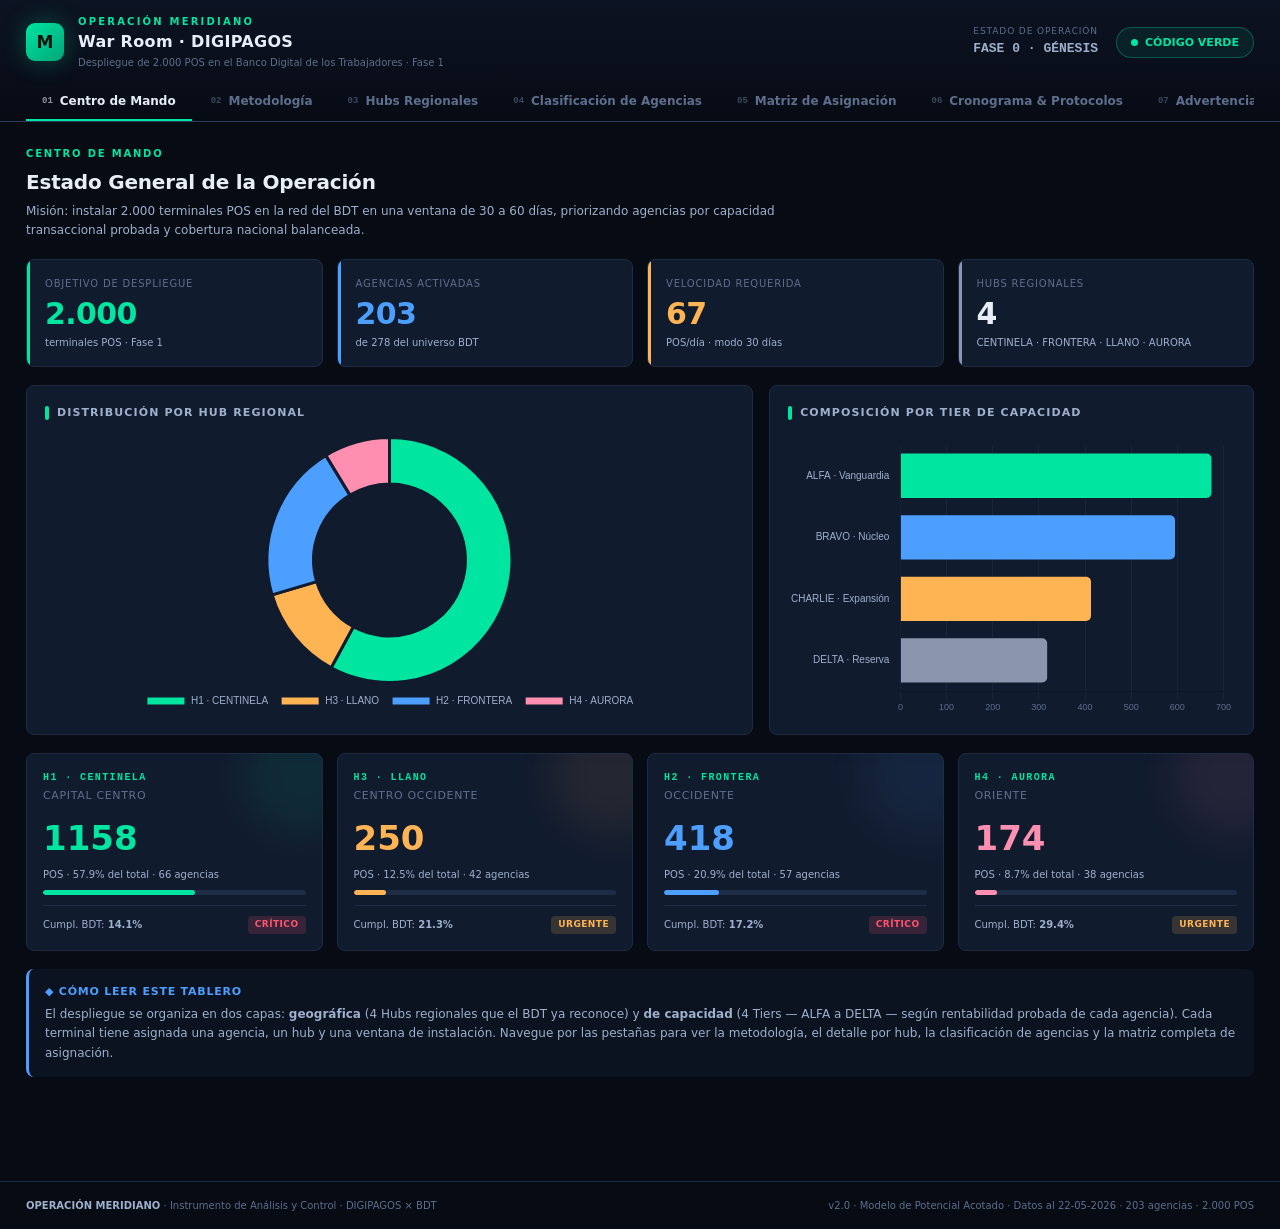
<file: docs/index.html>
<!DOCTYPE html>
<html lang="es">
<head>
<meta charset="UTF-8">
<meta name="viewport" content="width=device-width, initial-scale=1.0">
<title>OPERACIÓN MERIDIANO · War Room · DIGIPAGOS</title>
<script>
/*!
 * Chart.js v4.4.0
 * https://www.chartjs.org
 * (c) 2023 Chart.js Contributors
 * Released under the MIT License
 */
!function(t,e){"object"==typeof exports&&"undefined"!=typeof module?module.exports=e():"function"==typeof define&&define.amd?define(e):(t="undefined"!=typeof globalThis?globalThis:t||self).Chart=e()}(this,(function(){"use strict";var t=Object.freeze({__proto__:null,get Colors(){return Go},get Decimation(){return Qo},get Filler(){return ma},get Legend(){return ya},get SubTitle(){return ka},get Title(){return Ma},get Tooltip(){return Ba}});function e(){}const i=(()=>{let t=0;return()=>t++})();function s(t){return null==t}function n(t){if(Array.isArray&&Array.isArray(t))return!0;const e=Object.prototype.toString.call(t);return"[object"===e.slice(0,7)&&"Array]"===e.slice(-6)}function o(t){return null!==t&&"[object Object]"===Object.prototype.toString.call(t)}function a(t){return("number"==typeof t||t instanceof Number)&&isFinite(+t)}function r(t,e){return a(t)?t:e}function l(t,e){return void 0===t?e:t}const h=(t,e)=>"string"==typeof t&&t.endsWith("%")?parseFloat(t)/100:+t/e,c=(t,e)=>"string"==typeof t&&t.endsWith("%")?parseFloat(t)/100*e:+t;function d(t,e,i){if(t&&"function"==typeof t.call)return t.apply(i,e)}function u(t,e,i,s){let a,r,l;if(n(t))if(r=t.length,s)for(a=r-1;a>=0;a--)e.call(i,t[a],a);else for(a=0;a<r;a++)e.call(i,t[a],a);else if(o(t))for(l=Object.keys(t),r=l.length,a=0;a<r;a++)e.call(i,t[l[a]],l[a])}function f(t,e){let i,s,n,o;if(!t||!e||t.length!==e.length)return!1;for(i=0,s=t.length;i<s;++i)if(n=t[i],o=e[i],n.datasetIndex!==o.datasetIndex||n.index!==o.index)return!1;return!0}function g(t){if(n(t))return t.map(g);if(o(t)){const e=Object.create(null),i=Object.keys(t),s=i.length;let n=0;for(;n<s;++n)e[i[n]]=g(t[i[n]]);return e}return t}function p(t){return-1===["__proto__","prototype","constructor"].indexOf(t)}function m(t,e,i,s){if(!p(t))return;const n=e[t],a=i[t];o(n)&&o(a)?b(n,a,s):e[t]=g(a)}function b(t,e,i){const s=n(e)?e:[e],a=s.length;if(!o(t))return t;const r=(i=i||{}).merger||m;let l;for(let e=0;e<a;++e){if(l=s[e],!o(l))continue;const n=Object.keys(l);for(let e=0,s=n.length;e<s;++e)r(n[e],t,l,i)}return t}function x(t,e){return b(t,e,{merger:_})}function _(t,e,i){if(!p(t))return;const s=e[t],n=i[t];o(s)&&o(n)?x(s,n):Object.prototype.hasOwnProperty.call(e,t)||(e[t]=g(n))}const y={"":t=>t,x:t=>t.x,y:t=>t.y};function v(t){const e=t.split("."),i=[];let s="";for(const t of e)s+=t,s.endsWith("\\")?s=s.slice(0,-1)+".":(i.push(s),s="");return i}function M(t,e){const i=y[e]||(y[e]=function(t){const e=v(t);return t=>{for(const i of e){if(""===i)break;t=t&&t[i]}return t}}(e));return i(t)}function w(t){return t.charAt(0).toUpperCase()+t.slice(1)}const k=t=>void 0!==t,S=t=>"function"==typeof t,P=(t,e)=>{if(t.size!==e.size)return!1;for(const i of t)if(!e.has(i))return!1;return!0};function D(t){return"mouseup"===t.type||"click"===t.type||"contextmenu"===t.type}const C=Math.PI,O=2*C,A=O+C,T=Number.POSITIVE_INFINITY,L=C/180,E=C/2,R=C/4,I=2*C/3,z=Math.log10,F=Math.sign;function V(t,e,i){return Math.abs(t-e)<i}function B(t){const e=Math.round(t);t=V(t,e,t/1e3)?e:t;const i=Math.pow(10,Math.floor(z(t))),s=t/i;return(s<=1?1:s<=2?2:s<=5?5:10)*i}function W(t){const e=[],i=Math.sqrt(t);let s;for(s=1;s<i;s++)t%s==0&&(e.push(s),e.push(t/s));return i===(0|i)&&e.push(i),e.sort(((t,e)=>t-e)).pop(),e}function N(t){return!isNaN(parseFloat(t))&&isFinite(t)}function H(t,e){const i=Math.round(t);return i-e<=t&&i+e>=t}function j(t,e,i){let s,n,o;for(s=0,n=t.length;s<n;s++)o=t[s][i],isNaN(o)||(e.min=Math.min(e.min,o),e.max=Math.max(e.max,o))}function $(t){return t*(C/180)}function Y(t){return t*(180/C)}function U(t){if(!a(t))return;let e=1,i=0;for(;Math.round(t*e)/e!==t;)e*=10,i++;return i}function X(t,e){const i=e.x-t.x,s=e.y-t.y,n=Math.sqrt(i*i+s*s);let o=Math.atan2(s,i);return o<-.5*C&&(o+=O),{angle:o,distance:n}}function q(t,e){return Math.sqrt(Math.pow(e.x-t.x,2)+Math.pow(e.y-t.y,2))}function K(t,e){return(t-e+A)%O-C}function G(t){return(t%O+O)%O}function Z(t,e,i,s){const n=G(t),o=G(e),a=G(i),r=G(o-n),l=G(a-n),h=G(n-o),c=G(n-a);return n===o||n===a||s&&o===a||r>l&&h<c}function J(t,e,i){return Math.max(e,Math.min(i,t))}function Q(t){return J(t,-32768,32767)}function tt(t,e,i,s=1e-6){return t>=Math.min(e,i)-s&&t<=Math.max(e,i)+s}function et(t,e,i){i=i||(i=>t[i]<e);let s,n=t.length-1,o=0;for(;n-o>1;)s=o+n>>1,i(s)?o=s:n=s;return{lo:o,hi:n}}const it=(t,e,i,s)=>et(t,i,s?s=>{const n=t[s][e];return n<i||n===i&&t[s+1][e]===i}:s=>t[s][e]<i),st=(t,e,i)=>et(t,i,(s=>t[s][e]>=i));function nt(t,e,i){let s=0,n=t.length;for(;s<n&&t[s]<e;)s++;for(;n>s&&t[n-1]>i;)n--;return s>0||n<t.length?t.slice(s,n):t}const ot=["push","pop","shift","splice","unshift"];function at(t,e){t._chartjs?t._chartjs.listeners.push(e):(Object.defineProperty(t,"_chartjs",{configurable:!0,enumerable:!1,value:{listeners:[e]}}),ot.forEach((e=>{const i="_onData"+w(e),s=t[e];Object.defineProperty(t,e,{configurable:!0,enumerable:!1,value(...e){const n=s.apply(this,e);return t._chartjs.listeners.forEach((t=>{"function"==typeof t[i]&&t[i](...e)})),n}})})))}function rt(t,e){const i=t._chartjs;if(!i)return;const s=i.listeners,n=s.indexOf(e);-1!==n&&s.splice(n,1),s.length>0||(ot.forEach((e=>{delete t[e]})),delete t._chartjs)}function lt(t){const e=new Set(t);return e.size===t.length?t:Array.from(e)}const ht="undefined"==typeof window?function(t){return t()}:window.requestAnimationFrame;function ct(t,e){let i=[],s=!1;return function(...n){i=n,s||(s=!0,ht.call(window,(()=>{s=!1,t.apply(e,i)})))}}function dt(t,e){let i;return function(...s){return e?(clearTimeout(i),i=setTimeout(t,e,s)):t.apply(this,s),e}}const ut=t=>"start"===t?"left":"end"===t?"right":"center",ft=(t,e,i)=>"start"===t?e:"end"===t?i:(e+i)/2,gt=(t,e,i,s)=>t===(s?"left":"right")?i:"center"===t?(e+i)/2:e;function pt(t,e,i){const s=e.length;let n=0,o=s;if(t._sorted){const{iScale:a,_parsed:r}=t,l=a.axis,{min:h,max:c,minDefined:d,maxDefined:u}=a.getUserBounds();d&&(n=J(Math.min(it(r,l,h).lo,i?s:it(e,l,a.getPixelForValue(h)).lo),0,s-1)),o=u?J(Math.max(it(r,a.axis,c,!0).hi+1,i?0:it(e,l,a.getPixelForValue(c),!0).hi+1),n,s)-n:s-n}return{start:n,count:o}}function mt(t){const{xScale:e,yScale:i,_scaleRanges:s}=t,n={xmin:e.min,xmax:e.max,ymin:i.min,ymax:i.max};if(!s)return t._scaleRanges=n,!0;const o=s.xmin!==e.min||s.xmax!==e.max||s.ymin!==i.min||s.ymax!==i.max;return Object.assign(s,n),o}class bt{constructor(){this._request=null,this._charts=new Map,this._running=!1,this._lastDate=void 0}_notify(t,e,i,s){const n=e.listeners[s],o=e.duration;n.forEach((s=>s({chart:t,initial:e.initial,numSteps:o,currentStep:Math.min(i-e.start,o)})))}_refresh(){this._request||(this._running=!0,this._request=ht.call(window,(()=>{this._update(),this._request=null,this._running&&this._refresh()})))}_update(t=Date.now()){let e=0;this._charts.forEach(((i,s)=>{if(!i.running||!i.items.length)return;const n=i.items;let o,a=n.length-1,r=!1;for(;a>=0;--a)o=n[a],o._active?(o._total>i.duration&&(i.duration=o._total),o.tick(t),r=!0):(n[a]=n[n.length-1],n.pop());r&&(s.draw(),this._notify(s,i,t,"progress")),n.length||(i.running=!1,this._notify(s,i,t,"complete"),i.initial=!1),e+=n.length})),this._lastDate=t,0===e&&(this._running=!1)}_getAnims(t){const e=this._charts;let i=e.get(t);return i||(i={running:!1,initial:!0,items:[],listeners:{complete:[],progress:[]}},e.set(t,i)),i}listen(t,e,i){this._getAnims(t).listeners[e].push(i)}add(t,e){e&&e.length&&this._getAnims(t).items.push(...e)}has(t){return this._getAnims(t).items.length>0}start(t){const e=this._charts.get(t);e&&(e.running=!0,e.start=Date.now(),e.duration=e.items.reduce(((t,e)=>Math.max(t,e._duration)),0),this._refresh())}running(t){if(!this._running)return!1;const e=this._charts.get(t);return!!(e&&e.running&&e.items.length)}stop(t){const e=this._charts.get(t);if(!e||!e.items.length)return;const i=e.items;let s=i.length-1;for(;s>=0;--s)i[s].cancel();e.items=[],this._notify(t,e,Date.now(),"complete")}remove(t){return this._charts.delete(t)}}var xt=new bt;
/*!
 * @kurkle/color v0.3.2
 * https://github.com/kurkle/color#readme
 * (c) 2023 Jukka Kurkela
 * Released under the MIT License
 */function _t(t){return t+.5|0}const yt=(t,e,i)=>Math.max(Math.min(t,i),e);function vt(t){return yt(_t(2.55*t),0,255)}function Mt(t){return yt(_t(255*t),0,255)}function wt(t){return yt(_t(t/2.55)/100,0,1)}function kt(t){return yt(_t(100*t),0,100)}const St={0:0,1:1,2:2,3:3,4:4,5:5,6:6,7:7,8:8,9:9,A:10,B:11,C:12,D:13,E:14,F:15,a:10,b:11,c:12,d:13,e:14,f:15},Pt=[..."0123456789ABCDEF"],Dt=t=>Pt[15&t],Ct=t=>Pt[(240&t)>>4]+Pt[15&t],Ot=t=>(240&t)>>4==(15&t);function At(t){var e=(t=>Ot(t.r)&&Ot(t.g)&&Ot(t.b)&&Ot(t.a))(t)?Dt:Ct;return t?"#"+e(t.r)+e(t.g)+e(t.b)+((t,e)=>t<255?e(t):"")(t.a,e):void 0}const Tt=/^(hsla?|hwb|hsv)\(\s*([-+.e\d]+)(?:deg)?[\s,]+([-+.e\d]+)%[\s,]+([-+.e\d]+)%(?:[\s,]+([-+.e\d]+)(%)?)?\s*\)$/;function Lt(t,e,i){const s=e*Math.min(i,1-i),n=(e,n=(e+t/30)%12)=>i-s*Math.max(Math.min(n-3,9-n,1),-1);return[n(0),n(8),n(4)]}function Et(t,e,i){const s=(s,n=(s+t/60)%6)=>i-i*e*Math.max(Math.min(n,4-n,1),0);return[s(5),s(3),s(1)]}function Rt(t,e,i){const s=Lt(t,1,.5);let n;for(e+i>1&&(n=1/(e+i),e*=n,i*=n),n=0;n<3;n++)s[n]*=1-e-i,s[n]+=e;return s}function It(t){const e=t.r/255,i=t.g/255,s=t.b/255,n=Math.max(e,i,s),o=Math.min(e,i,s),a=(n+o)/2;let r,l,h;return n!==o&&(h=n-o,l=a>.5?h/(2-n-o):h/(n+o),r=function(t,e,i,s,n){return t===n?(e-i)/s+(e<i?6:0):e===n?(i-t)/s+2:(t-e)/s+4}(e,i,s,h,n),r=60*r+.5),[0|r,l||0,a]}function zt(t,e,i,s){return(Array.isArray(e)?t(e[0],e[1],e[2]):t(e,i,s)).map(Mt)}function Ft(t,e,i){return zt(Lt,t,e,i)}function Vt(t){return(t%360+360)%360}function Bt(t){const e=Tt.exec(t);let i,s=255;if(!e)return;e[5]!==i&&(s=e[6]?vt(+e[5]):Mt(+e[5]));const n=Vt(+e[2]),o=+e[3]/100,a=+e[4]/100;return i="hwb"===e[1]?function(t,e,i){return zt(Rt,t,e,i)}(n,o,a):"hsv"===e[1]?function(t,e,i){return zt(Et,t,e,i)}(n,o,a):Ft(n,o,a),{r:i[0],g:i[1],b:i[2],a:s}}const Wt={x:"dark",Z:"light",Y:"re",X:"blu",W:"gr",V:"medium",U:"slate",A:"ee",T:"ol",S:"or",B:"ra",C:"lateg",D:"ights",R:"in",Q:"turquois",E:"hi",P:"ro",O:"al",N:"le",M:"de",L:"yello",F:"en",K:"ch",G:"arks",H:"ea",I:"ightg",J:"wh"},Nt={OiceXe:"f0f8ff",antiquewEte:"faebd7",aqua:"ffff",aquamarRe:"7fffd4",azuY:"f0ffff",beige:"f5f5dc",bisque:"ffe4c4",black:"0",blanKedOmond:"ffebcd",Xe:"ff",XeviTet:"8a2be2",bPwn:"a52a2a",burlywood:"deb887",caMtXe:"5f9ea0",KartYuse:"7fff00",KocTate:"d2691e",cSO:"ff7f50",cSnflowerXe:"6495ed",cSnsilk:"fff8dc",crimson:"dc143c",cyan:"ffff",xXe:"8b",xcyan:"8b8b",xgTMnPd:"b8860b",xWay:"a9a9a9",xgYF:"6400",xgYy:"a9a9a9",xkhaki:"bdb76b",xmagFta:"8b008b",xTivegYF:"556b2f",xSange:"ff8c00",xScEd:"9932cc",xYd:"8b0000",xsOmon:"e9967a",xsHgYF:"8fbc8f",xUXe:"483d8b",xUWay:"2f4f4f",xUgYy:"2f4f4f",xQe:"ced1",xviTet:"9400d3",dAppRk:"ff1493",dApskyXe:"bfff",dimWay:"696969",dimgYy:"696969",dodgerXe:"1e90ff",fiYbrick:"b22222",flSOwEte:"fffaf0",foYstWAn:"228b22",fuKsia:"ff00ff",gaRsbSo:"dcdcdc",ghostwEte:"f8f8ff",gTd:"ffd700",gTMnPd:"daa520",Way:"808080",gYF:"8000",gYFLw:"adff2f",gYy:"808080",honeyMw:"f0fff0",hotpRk:"ff69b4",RdianYd:"cd5c5c",Rdigo:"4b0082",ivSy:"fffff0",khaki:"f0e68c",lavFMr:"e6e6fa",lavFMrXsh:"fff0f5",lawngYF:"7cfc00",NmoncEffon:"fffacd",ZXe:"add8e6",ZcSO:"f08080",Zcyan:"e0ffff",ZgTMnPdLw:"fafad2",ZWay:"d3d3d3",ZgYF:"90ee90",ZgYy:"d3d3d3",ZpRk:"ffb6c1",ZsOmon:"ffa07a",ZsHgYF:"20b2aa",ZskyXe:"87cefa",ZUWay:"778899",ZUgYy:"778899",ZstAlXe:"b0c4de",ZLw:"ffffe0",lime:"ff00",limegYF:"32cd32",lRF:"faf0e6",magFta:"ff00ff",maPon:"800000",VaquamarRe:"66cdaa",VXe:"cd",VScEd:"ba55d3",VpurpN:"9370db",VsHgYF:"3cb371",VUXe:"7b68ee",VsprRggYF:"fa9a",VQe:"48d1cc",VviTetYd:"c71585",midnightXe:"191970",mRtcYam:"f5fffa",mistyPse:"ffe4e1",moccasR:"ffe4b5",navajowEte:"ffdead",navy:"80",Tdlace:"fdf5e6",Tive:"808000",TivedBb:"6b8e23",Sange:"ffa500",SangeYd:"ff4500",ScEd:"da70d6",pOegTMnPd:"eee8aa",pOegYF:"98fb98",pOeQe:"afeeee",pOeviTetYd:"db7093",papayawEp:"ffefd5",pHKpuff:"ffdab9",peru:"cd853f",pRk:"ffc0cb",plum:"dda0dd",powMrXe:"b0e0e6",purpN:"800080",YbeccapurpN:"663399",Yd:"ff0000",Psybrown:"bc8f8f",PyOXe:"4169e1",saddNbPwn:"8b4513",sOmon:"fa8072",sandybPwn:"f4a460",sHgYF:"2e8b57",sHshell:"fff5ee",siFna:"a0522d",silver:"c0c0c0",skyXe:"87ceeb",UXe:"6a5acd",UWay:"708090",UgYy:"708090",snow:"fffafa",sprRggYF:"ff7f",stAlXe:"4682b4",tan:"d2b48c",teO:"8080",tEstN:"d8bfd8",tomato:"ff6347",Qe:"40e0d0",viTet:"ee82ee",JHt:"f5deb3",wEte:"ffffff",wEtesmoke:"f5f5f5",Lw:"ffff00",LwgYF:"9acd32"};let Ht;function jt(t){Ht||(Ht=function(){const t={},e=Object.keys(Nt),i=Object.keys(Wt);let s,n,o,a,r;for(s=0;s<e.length;s++){for(a=r=e[s],n=0;n<i.length;n++)o=i[n],r=r.replace(o,Wt[o]);o=parseInt(Nt[a],16),t[r]=[o>>16&255,o>>8&255,255&o]}return t}(),Ht.transparent=[0,0,0,0]);const e=Ht[t.toLowerCase()];return e&&{r:e[0],g:e[1],b:e[2],a:4===e.length?e[3]:255}}const $t=/^rgba?\(\s*([-+.\d]+)(%)?[\s,]+([-+.e\d]+)(%)?[\s,]+([-+.e\d]+)(%)?(?:[\s,/]+([-+.e\d]+)(%)?)?\s*\)$/;const Yt=t=>t<=.0031308?12.92*t:1.055*Math.pow(t,1/2.4)-.055,Ut=t=>t<=.04045?t/12.92:Math.pow((t+.055)/1.055,2.4);function Xt(t,e,i){if(t){let s=It(t);s[e]=Math.max(0,Math.min(s[e]+s[e]*i,0===e?360:1)),s=Ft(s),t.r=s[0],t.g=s[1],t.b=s[2]}}function qt(t,e){return t?Object.assign(e||{},t):t}function Kt(t){var e={r:0,g:0,b:0,a:255};return Array.isArray(t)?t.length>=3&&(e={r:t[0],g:t[1],b:t[2],a:255},t.length>3&&(e.a=Mt(t[3]))):(e=qt(t,{r:0,g:0,b:0,a:1})).a=Mt(e.a),e}function Gt(t){return"r"===t.charAt(0)?function(t){const e=$t.exec(t);let i,s,n,o=255;if(e){if(e[7]!==i){const t=+e[7];o=e[8]?vt(t):yt(255*t,0,255)}return i=+e[1],s=+e[3],n=+e[5],i=255&(e[2]?vt(i):yt(i,0,255)),s=255&(e[4]?vt(s):yt(s,0,255)),n=255&(e[6]?vt(n):yt(n,0,255)),{r:i,g:s,b:n,a:o}}}(t):Bt(t)}class Zt{constructor(t){if(t instanceof Zt)return t;const e=typeof t;let i;var s,n,o;"object"===e?i=Kt(t):"string"===e&&(o=(s=t).length,"#"===s[0]&&(4===o||5===o?n={r:255&17*St[s[1]],g:255&17*St[s[2]],b:255&17*St[s[3]],a:5===o?17*St[s[4]]:255}:7!==o&&9!==o||(n={r:St[s[1]]<<4|St[s[2]],g:St[s[3]]<<4|St[s[4]],b:St[s[5]]<<4|St[s[6]],a:9===o?St[s[7]]<<4|St[s[8]]:255})),i=n||jt(t)||Gt(t)),this._rgb=i,this._valid=!!i}get valid(){return this._valid}get rgb(){var t=qt(this._rgb);return t&&(t.a=wt(t.a)),t}set rgb(t){this._rgb=Kt(t)}rgbString(){return this._valid?(t=this._rgb)&&(t.a<255?`rgba(${t.r}, ${t.g}, ${t.b}, ${wt(t.a)})`:`rgb(${t.r}, ${t.g}, ${t.b})`):void 0;var t}hexString(){return this._valid?At(this._rgb):void 0}hslString(){return this._valid?function(t){if(!t)return;const e=It(t),i=e[0],s=kt(e[1]),n=kt(e[2]);return t.a<255?`hsla(${i}, ${s}%, ${n}%, ${wt(t.a)})`:`hsl(${i}, ${s}%, ${n}%)`}(this._rgb):void 0}mix(t,e){if(t){const i=this.rgb,s=t.rgb;let n;const o=e===n?.5:e,a=2*o-1,r=i.a-s.a,l=((a*r==-1?a:(a+r)/(1+a*r))+1)/2;n=1-l,i.r=255&l*i.r+n*s.r+.5,i.g=255&l*i.g+n*s.g+.5,i.b=255&l*i.b+n*s.b+.5,i.a=o*i.a+(1-o)*s.a,this.rgb=i}return this}interpolate(t,e){return t&&(this._rgb=function(t,e,i){const s=Ut(wt(t.r)),n=Ut(wt(t.g)),o=Ut(wt(t.b));return{r:Mt(Yt(s+i*(Ut(wt(e.r))-s))),g:Mt(Yt(n+i*(Ut(wt(e.g))-n))),b:Mt(Yt(o+i*(Ut(wt(e.b))-o))),a:t.a+i*(e.a-t.a)}}(this._rgb,t._rgb,e)),this}clone(){return new Zt(this.rgb)}alpha(t){return this._rgb.a=Mt(t),this}clearer(t){return this._rgb.a*=1-t,this}greyscale(){const t=this._rgb,e=_t(.3*t.r+.59*t.g+.11*t.b);return t.r=t.g=t.b=e,this}opaquer(t){return this._rgb.a*=1+t,this}negate(){const t=this._rgb;return t.r=255-t.r,t.g=255-t.g,t.b=255-t.b,this}lighten(t){return Xt(this._rgb,2,t),this}darken(t){return Xt(this._rgb,2,-t),this}saturate(t){return Xt(this._rgb,1,t),this}desaturate(t){return Xt(this._rgb,1,-t),this}rotate(t){return function(t,e){var i=It(t);i[0]=Vt(i[0]+e),i=Ft(i),t.r=i[0],t.g=i[1],t.b=i[2]}(this._rgb,t),this}}function Jt(t){if(t&&"object"==typeof t){const e=t.toString();return"[object CanvasPattern]"===e||"[object CanvasGradient]"===e}return!1}function Qt(t){return Jt(t)?t:new Zt(t)}function te(t){return Jt(t)?t:new Zt(t).saturate(.5).darken(.1).hexString()}const ee=["x","y","borderWidth","radius","tension"],ie=["color","borderColor","backgroundColor"];const se=new Map;function ne(t,e,i){return function(t,e){e=e||{};const i=t+JSON.stringify(e);let s=se.get(i);return s||(s=new Intl.NumberFormat(t,e),se.set(i,s)),s}(e,i).format(t)}const oe={values:t=>n(t)?t:""+t,numeric(t,e,i){if(0===t)return"0";const s=this.chart.options.locale;let n,o=t;if(i.length>1){const e=Math.max(Math.abs(i[0].value),Math.abs(i[i.length-1].value));(e<1e-4||e>1e15)&&(n="scientific"),o=function(t,e){let i=e.length>3?e[2].value-e[1].value:e[1].value-e[0].value;Math.abs(i)>=1&&t!==Math.floor(t)&&(i=t-Math.floor(t));return i}(t,i)}const a=z(Math.abs(o)),r=isNaN(a)?1:Math.max(Math.min(-1*Math.floor(a),20),0),l={notation:n,minimumFractionDigits:r,maximumFractionDigits:r};return Object.assign(l,this.options.ticks.format),ne(t,s,l)},logarithmic(t,e,i){if(0===t)return"0";const s=i[e].significand||t/Math.pow(10,Math.floor(z(t)));return[1,2,3,5,10,15].includes(s)||e>.8*i.length?oe.numeric.call(this,t,e,i):""}};var ae={formatters:oe};const re=Object.create(null),le=Object.create(null);function he(t,e){if(!e)return t;const i=e.split(".");for(let e=0,s=i.length;e<s;++e){const s=i[e];t=t[s]||(t[s]=Object.create(null))}return t}function ce(t,e,i){return"string"==typeof e?b(he(t,e),i):b(he(t,""),e)}class de{constructor(t,e){this.animation=void 0,this.backgroundColor="rgba(0,0,0,0.1)",this.borderColor="rgba(0,0,0,0.1)",this.color="#666",this.datasets={},this.devicePixelRatio=t=>t.chart.platform.getDevicePixelRatio(),this.elements={},this.events=["mousemove","mouseout","click","touchstart","touchmove"],this.font={family:"'Helvetica Neue', 'Helvetica', 'Arial', sans-serif",size:12,style:"normal",lineHeight:1.2,weight:null},this.hover={},this.hoverBackgroundColor=(t,e)=>te(e.backgroundColor),this.hoverBorderColor=(t,e)=>te(e.borderColor),this.hoverColor=(t,e)=>te(e.color),this.indexAxis="x",this.interaction={mode:"nearest",intersect:!0,includeInvisible:!1},this.maintainAspectRatio=!0,this.onHover=null,this.onClick=null,this.parsing=!0,this.plugins={},this.responsive=!0,this.scale=void 0,this.scales={},this.showLine=!0,this.drawActiveElementsOnTop=!0,this.describe(t),this.apply(e)}set(t,e){return ce(this,t,e)}get(t){return he(this,t)}describe(t,e){return ce(le,t,e)}override(t,e){return ce(re,t,e)}route(t,e,i,s){const n=he(this,t),a=he(this,i),r="_"+e;Object.defineProperties(n,{[r]:{value:n[e],writable:!0},[e]:{enumerable:!0,get(){const t=this[r],e=a[s];return o(t)?Object.assign({},e,t):l(t,e)},set(t){this[r]=t}}})}apply(t){t.forEach((t=>t(this)))}}var ue=new de({_scriptable:t=>!t.startsWith("on"),_indexable:t=>"events"!==t,hover:{_fallback:"interaction"},interaction:{_scriptable:!1,_indexable:!1}},[function(t){t.set("animation",{delay:void 0,duration:1e3,easing:"easeOutQuart",fn:void 0,from:void 0,loop:void 0,to:void 0,type:void 0}),t.describe("animation",{_fallback:!1,_indexable:!1,_scriptable:t=>"onProgress"!==t&&"onComplete"!==t&&"fn"!==t}),t.set("animations",{colors:{type:"color",properties:ie},numbers:{type:"number",properties:ee}}),t.describe("animations",{_fallback:"animation"}),t.set("transitions",{active:{animation:{duration:400}},resize:{animation:{duration:0}},show:{animations:{colors:{from:"transparent"},visible:{type:"boolean",duration:0}}},hide:{animations:{colors:{to:"transparent"},visible:{type:"boolean",easing:"linear",fn:t=>0|t}}}})},function(t){t.set("layout",{autoPadding:!0,padding:{top:0,right:0,bottom:0,left:0}})},function(t){t.set("scale",{display:!0,offset:!1,reverse:!1,beginAtZero:!1,bounds:"ticks",clip:!0,grace:0,grid:{display:!0,lineWidth:1,drawOnChartArea:!0,drawTicks:!0,tickLength:8,tickWidth:(t,e)=>e.lineWidth,tickColor:(t,e)=>e.color,offset:!1},border:{display:!0,dash:[],dashOffset:0,width:1},title:{display:!1,text:"",padding:{top:4,bottom:4}},ticks:{minRotation:0,maxRotation:50,mirror:!1,textStrokeWidth:0,textStrokeColor:"",padding:3,display:!0,autoSkip:!0,autoSkipPadding:3,labelOffset:0,callback:ae.formatters.values,minor:{},major:{},align:"center",crossAlign:"near",showLabelBackdrop:!1,backdropColor:"rgba(255, 255, 255, 0.75)",backdropPadding:2}}),t.route("scale.ticks","color","","color"),t.route("scale.grid","color","","borderColor"),t.route("scale.border","color","","borderColor"),t.route("scale.title","color","","color"),t.describe("scale",{_fallback:!1,_scriptable:t=>!t.startsWith("before")&&!t.startsWith("after")&&"callback"!==t&&"parser"!==t,_indexable:t=>"borderDash"!==t&&"tickBorderDash"!==t&&"dash"!==t}),t.describe("scales",{_fallback:"scale"}),t.describe("scale.ticks",{_scriptable:t=>"backdropPadding"!==t&&"callback"!==t,_indexable:t=>"backdropPadding"!==t})}]);function fe(){return"undefined"!=typeof window&&"undefined"!=typeof document}function ge(t){let e=t.parentNode;return e&&"[object ShadowRoot]"===e.toString()&&(e=e.host),e}function pe(t,e,i){let s;return"string"==typeof t?(s=parseInt(t,10),-1!==t.indexOf("%")&&(s=s/100*e.parentNode[i])):s=t,s}const me=t=>t.ownerDocument.defaultView.getComputedStyle(t,null);function be(t,e){return me(t).getPropertyValue(e)}const xe=["top","right","bottom","left"];function _e(t,e,i){const s={};i=i?"-"+i:"";for(let n=0;n<4;n++){const o=xe[n];s[o]=parseFloat(t[e+"-"+o+i])||0}return s.width=s.left+s.right,s.height=s.top+s.bottom,s}const ye=(t,e,i)=>(t>0||e>0)&&(!i||!i.shadowRoot);function ve(t,e){if("native"in t)return t;const{canvas:i,currentDevicePixelRatio:s}=e,n=me(i),o="border-box"===n.boxSizing,a=_e(n,"padding"),r=_e(n,"border","width"),{x:l,y:h,box:c}=function(t,e){const i=t.touches,s=i&&i.length?i[0]:t,{offsetX:n,offsetY:o}=s;let a,r,l=!1;if(ye(n,o,t.target))a=n,r=o;else{const t=e.getBoundingClientRect();a=s.clientX-t.left,r=s.clientY-t.top,l=!0}return{x:a,y:r,box:l}}(t,i),d=a.left+(c&&r.left),u=a.top+(c&&r.top);let{width:f,height:g}=e;return o&&(f-=a.width+r.width,g-=a.height+r.height),{x:Math.round((l-d)/f*i.width/s),y:Math.round((h-u)/g*i.height/s)}}const Me=t=>Math.round(10*t)/10;function we(t,e,i,s){const n=me(t),o=_e(n,"margin"),a=pe(n.maxWidth,t,"clientWidth")||T,r=pe(n.maxHeight,t,"clientHeight")||T,l=function(t,e,i){let s,n;if(void 0===e||void 0===i){const o=ge(t);if(o){const t=o.getBoundingClientRect(),a=me(o),r=_e(a,"border","width"),l=_e(a,"padding");e=t.width-l.width-r.width,i=t.height-l.height-r.height,s=pe(a.maxWidth,o,"clientWidth"),n=pe(a.maxHeight,o,"clientHeight")}else e=t.clientWidth,i=t.clientHeight}return{width:e,height:i,maxWidth:s||T,maxHeight:n||T}}(t,e,i);let{width:h,height:c}=l;if("content-box"===n.boxSizing){const t=_e(n,"border","width"),e=_e(n,"padding");h-=e.width+t.width,c-=e.height+t.height}h=Math.max(0,h-o.width),c=Math.max(0,s?h/s:c-o.height),h=Me(Math.min(h,a,l.maxWidth)),c=Me(Math.min(c,r,l.maxHeight)),h&&!c&&(c=Me(h/2));return(void 0!==e||void 0!==i)&&s&&l.height&&c>l.height&&(c=l.height,h=Me(Math.floor(c*s))),{width:h,height:c}}function ke(t,e,i){const s=e||1,n=Math.floor(t.height*s),o=Math.floor(t.width*s);t.height=Math.floor(t.height),t.width=Math.floor(t.width);const a=t.canvas;return a.style&&(i||!a.style.height&&!a.style.width)&&(a.style.height=`${t.height}px`,a.style.width=`${t.width}px`),(t.currentDevicePixelRatio!==s||a.height!==n||a.width!==o)&&(t.currentDevicePixelRatio=s,a.height=n,a.width=o,t.ctx.setTransform(s,0,0,s,0,0),!0)}const Se=function(){let t=!1;try{const e={get passive(){return t=!0,!1}};window.addEventListener("test",null,e),window.removeEventListener("test",null,e)}catch(t){}return t}();function Pe(t,e){const i=be(t,e),s=i&&i.match(/^(\d+)(\.\d+)?px$/);return s?+s[1]:void 0}function De(t){return!t||s(t.size)||s(t.family)?null:(t.style?t.style+" ":"")+(t.weight?t.weight+" ":"")+t.size+"px "+t.family}function Ce(t,e,i,s,n){let o=e[n];return o||(o=e[n]=t.measureText(n).width,i.push(n)),o>s&&(s=o),s}function Oe(t,e,i,s){let o=(s=s||{}).data=s.data||{},a=s.garbageCollect=s.garbageCollect||[];s.font!==e&&(o=s.data={},a=s.garbageCollect=[],s.font=e),t.save(),t.font=e;let r=0;const l=i.length;let h,c,d,u,f;for(h=0;h<l;h++)if(u=i[h],null==u||n(u)){if(n(u))for(c=0,d=u.length;c<d;c++)f=u[c],null==f||n(f)||(r=Ce(t,o,a,r,f))}else r=Ce(t,o,a,r,u);t.restore();const g=a.length/2;if(g>i.length){for(h=0;h<g;h++)delete o[a[h]];a.splice(0,g)}return r}function Ae(t,e,i){const s=t.currentDevicePixelRatio,n=0!==i?Math.max(i/2,.5):0;return Math.round((e-n)*s)/s+n}function Te(t,e){(e=e||t.getContext("2d")).save(),e.resetTransform(),e.clearRect(0,0,t.width,t.height),e.restore()}function Le(t,e,i,s){Ee(t,e,i,s,null)}function Ee(t,e,i,s,n){let o,a,r,l,h,c,d,u;const f=e.pointStyle,g=e.rotation,p=e.radius;let m=(g||0)*L;if(f&&"object"==typeof f&&(o=f.toString(),"[object HTMLImageElement]"===o||"[object HTMLCanvasElement]"===o))return t.save(),t.translate(i,s),t.rotate(m),t.drawImage(f,-f.width/2,-f.height/2,f.width,f.height),void t.restore();if(!(isNaN(p)||p<=0)){switch(t.beginPath(),f){default:n?t.ellipse(i,s,n/2,p,0,0,O):t.arc(i,s,p,0,O),t.closePath();break;case"triangle":c=n?n/2:p,t.moveTo(i+Math.sin(m)*c,s-Math.cos(m)*p),m+=I,t.lineTo(i+Math.sin(m)*c,s-Math.cos(m)*p),m+=I,t.lineTo(i+Math.sin(m)*c,s-Math.cos(m)*p),t.closePath();break;case"rectRounded":h=.516*p,l=p-h,a=Math.cos(m+R)*l,d=Math.cos(m+R)*(n?n/2-h:l),r=Math.sin(m+R)*l,u=Math.sin(m+R)*(n?n/2-h:l),t.arc(i-d,s-r,h,m-C,m-E),t.arc(i+u,s-a,h,m-E,m),t.arc(i+d,s+r,h,m,m+E),t.arc(i-u,s+a,h,m+E,m+C),t.closePath();break;case"rect":if(!g){l=Math.SQRT1_2*p,c=n?n/2:l,t.rect(i-c,s-l,2*c,2*l);break}m+=R;case"rectRot":d=Math.cos(m)*(n?n/2:p),a=Math.cos(m)*p,r=Math.sin(m)*p,u=Math.sin(m)*(n?n/2:p),t.moveTo(i-d,s-r),t.lineTo(i+u,s-a),t.lineTo(i+d,s+r),t.lineTo(i-u,s+a),t.closePath();break;case"crossRot":m+=R;case"cross":d=Math.cos(m)*(n?n/2:p),a=Math.cos(m)*p,r=Math.sin(m)*p,u=Math.sin(m)*(n?n/2:p),t.moveTo(i-d,s-r),t.lineTo(i+d,s+r),t.moveTo(i+u,s-a),t.lineTo(i-u,s+a);break;case"star":d=Math.cos(m)*(n?n/2:p),a=Math.cos(m)*p,r=Math.sin(m)*p,u=Math.sin(m)*(n?n/2:p),t.moveTo(i-d,s-r),t.lineTo(i+d,s+r),t.moveTo(i+u,s-a),t.lineTo(i-u,s+a),m+=R,d=Math.cos(m)*(n?n/2:p),a=Math.cos(m)*p,r=Math.sin(m)*p,u=Math.sin(m)*(n?n/2:p),t.moveTo(i-d,s-r),t.lineTo(i+d,s+r),t.moveTo(i+u,s-a),t.lineTo(i-u,s+a);break;case"line":a=n?n/2:Math.cos(m)*p,r=Math.sin(m)*p,t.moveTo(i-a,s-r),t.lineTo(i+a,s+r);break;case"dash":t.moveTo(i,s),t.lineTo(i+Math.cos(m)*(n?n/2:p),s+Math.sin(m)*p);break;case!1:t.closePath()}t.fill(),e.borderWidth>0&&t.stroke()}}function Re(t,e,i){return i=i||.5,!e||t&&t.x>e.left-i&&t.x<e.right+i&&t.y>e.top-i&&t.y<e.bottom+i}function Ie(t,e){t.save(),t.beginPath(),t.rect(e.left,e.top,e.right-e.left,e.bottom-e.top),t.clip()}function ze(t){t.restore()}function Fe(t,e,i,s,n){if(!e)return t.lineTo(i.x,i.y);if("middle"===n){const s=(e.x+i.x)/2;t.lineTo(s,e.y),t.lineTo(s,i.y)}else"after"===n!=!!s?t.lineTo(e.x,i.y):t.lineTo(i.x,e.y);t.lineTo(i.x,i.y)}function Ve(t,e,i,s){if(!e)return t.lineTo(i.x,i.y);t.bezierCurveTo(s?e.cp1x:e.cp2x,s?e.cp1y:e.cp2y,s?i.cp2x:i.cp1x,s?i.cp2y:i.cp1y,i.x,i.y)}function Be(t,e,i,s,n){if(n.strikethrough||n.underline){const o=t.measureText(s),a=e-o.actualBoundingBoxLeft,r=e+o.actualBoundingBoxRight,l=i-o.actualBoundingBoxAscent,h=i+o.actualBoundingBoxDescent,c=n.strikethrough?(l+h)/2:h;t.strokeStyle=t.fillStyle,t.beginPath(),t.lineWidth=n.decorationWidth||2,t.moveTo(a,c),t.lineTo(r,c),t.stroke()}}function We(t,e){const i=t.fillStyle;t.fillStyle=e.color,t.fillRect(e.left,e.top,e.width,e.height),t.fillStyle=i}function Ne(t,e,i,o,a,r={}){const l=n(e)?e:[e],h=r.strokeWidth>0&&""!==r.strokeColor;let c,d;for(t.save(),t.font=a.string,function(t,e){e.translation&&t.translate(e.translation[0],e.translation[1]),s(e.rotation)||t.rotate(e.rotation),e.color&&(t.fillStyle=e.color),e.textAlign&&(t.textAlign=e.textAlign),e.textBaseline&&(t.textBaseline=e.textBaseline)}(t,r),c=0;c<l.length;++c)d=l[c],r.backdrop&&We(t,r.backdrop),h&&(r.strokeColor&&(t.strokeStyle=r.strokeColor),s(r.strokeWidth)||(t.lineWidth=r.strokeWidth),t.strokeText(d,i,o,r.maxWidth)),t.fillText(d,i,o,r.maxWidth),Be(t,i,o,d,r),o+=Number(a.lineHeight);t.restore()}function He(t,e){const{x:i,y:s,w:n,h:o,radius:a}=e;t.arc(i+a.topLeft,s+a.topLeft,a.topLeft,1.5*C,C,!0),t.lineTo(i,s+o-a.bottomLeft),t.arc(i+a.bottomLeft,s+o-a.bottomLeft,a.bottomLeft,C,E,!0),t.lineTo(i+n-a.bottomRight,s+o),t.arc(i+n-a.bottomRight,s+o-a.bottomRight,a.bottomRight,E,0,!0),t.lineTo(i+n,s+a.topRight),t.arc(i+n-a.topRight,s+a.topRight,a.topRight,0,-E,!0),t.lineTo(i+a.topLeft,s)}function je(t,e=[""],i,s,n=(()=>t[0])){const o=i||t;void 0===s&&(s=ti("_fallback",t));const a={[Symbol.toStringTag]:"Object",_cacheable:!0,_scopes:t,_rootScopes:o,_fallback:s,_getTarget:n,override:i=>je([i,...t],e,o,s)};return new Proxy(a,{deleteProperty:(e,i)=>(delete e[i],delete e._keys,delete t[0][i],!0),get:(i,s)=>qe(i,s,(()=>function(t,e,i,s){let n;for(const o of e)if(n=ti(Ue(o,t),i),void 0!==n)return Xe(t,n)?Je(i,s,t,n):n}(s,e,t,i))),getOwnPropertyDescriptor:(t,e)=>Reflect.getOwnPropertyDescriptor(t._scopes[0],e),getPrototypeOf:()=>Reflect.getPrototypeOf(t[0]),has:(t,e)=>ei(t).includes(e),ownKeys:t=>ei(t),set(t,e,i){const s=t._storage||(t._storage=n());return t[e]=s[e]=i,delete t._keys,!0}})}function $e(t,e,i,s){const a={_cacheable:!1,_proxy:t,_context:e,_subProxy:i,_stack:new Set,_descriptors:Ye(t,s),setContext:e=>$e(t,e,i,s),override:n=>$e(t.override(n),e,i,s)};return new Proxy(a,{deleteProperty:(e,i)=>(delete e[i],delete t[i],!0),get:(t,e,i)=>qe(t,e,(()=>function(t,e,i){const{_proxy:s,_context:a,_subProxy:r,_descriptors:l}=t;let h=s[e];S(h)&&l.isScriptable(e)&&(h=function(t,e,i,s){const{_proxy:n,_context:o,_subProxy:a,_stack:r}=i;if(r.has(t))throw new Error("Recursion detected: "+Array.from(r).join("->")+"->"+t);r.add(t);let l=e(o,a||s);r.delete(t),Xe(t,l)&&(l=Je(n._scopes,n,t,l));return l}(e,h,t,i));n(h)&&h.length&&(h=function(t,e,i,s){const{_proxy:n,_context:a,_subProxy:r,_descriptors:l}=i;if(void 0!==a.index&&s(t))return e[a.index%e.length];if(o(e[0])){const i=e,s=n._scopes.filter((t=>t!==i));e=[];for(const o of i){const i=Je(s,n,t,o);e.push($e(i,a,r&&r[t],l))}}return e}(e,h,t,l.isIndexable));Xe(e,h)&&(h=$e(h,a,r&&r[e],l));return h}(t,e,i))),getOwnPropertyDescriptor:(e,i)=>e._descriptors.allKeys?Reflect.has(t,i)?{enumerable:!0,configurable:!0}:void 0:Reflect.getOwnPropertyDescriptor(t,i),getPrototypeOf:()=>Reflect.getPrototypeOf(t),has:(e,i)=>Reflect.has(t,i),ownKeys:()=>Reflect.ownKeys(t),set:(e,i,s)=>(t[i]=s,delete e[i],!0)})}function Ye(t,e={scriptable:!0,indexable:!0}){const{_scriptable:i=e.scriptable,_indexable:s=e.indexable,_allKeys:n=e.allKeys}=t;return{allKeys:n,scriptable:i,indexable:s,isScriptable:S(i)?i:()=>i,isIndexable:S(s)?s:()=>s}}const Ue=(t,e)=>t?t+w(e):e,Xe=(t,e)=>o(e)&&"adapters"!==t&&(null===Object.getPrototypeOf(e)||e.constructor===Object);function qe(t,e,i){if(Object.prototype.hasOwnProperty.call(t,e))return t[e];const s=i();return t[e]=s,s}function Ke(t,e,i){return S(t)?t(e,i):t}const Ge=(t,e)=>!0===t?e:"string"==typeof t?M(e,t):void 0;function Ze(t,e,i,s,n){for(const o of e){const e=Ge(i,o);if(e){t.add(e);const o=Ke(e._fallback,i,n);if(void 0!==o&&o!==i&&o!==s)return o}else if(!1===e&&void 0!==s&&i!==s)return null}return!1}function Je(t,e,i,s){const a=e._rootScopes,r=Ke(e._fallback,i,s),l=[...t,...a],h=new Set;h.add(s);let c=Qe(h,l,i,r||i,s);return null!==c&&((void 0===r||r===i||(c=Qe(h,l,r,c,s),null!==c))&&je(Array.from(h),[""],a,r,(()=>function(t,e,i){const s=t._getTarget();e in s||(s[e]={});const a=s[e];if(n(a)&&o(i))return i;return a||{}}(e,i,s))))}function Qe(t,e,i,s,n){for(;i;)i=Ze(t,e,i,s,n);return i}function ti(t,e){for(const i of e){if(!i)continue;const e=i[t];if(void 0!==e)return e}}function ei(t){let e=t._keys;return e||(e=t._keys=function(t){const e=new Set;for(const i of t)for(const t of Object.keys(i).filter((t=>!t.startsWith("_"))))e.add(t);return Array.from(e)}(t._scopes)),e}function ii(t,e,i,s){const{iScale:n}=t,{key:o="r"}=this._parsing,a=new Array(s);let r,l,h,c;for(r=0,l=s;r<l;++r)h=r+i,c=e[h],a[r]={r:n.parse(M(c,o),h)};return a}const si=Number.EPSILON||1e-14,ni=(t,e)=>e<t.length&&!t[e].skip&&t[e],oi=t=>"x"===t?"y":"x";function ai(t,e,i,s){const n=t.skip?e:t,o=e,a=i.skip?e:i,r=q(o,n),l=q(a,o);let h=r/(r+l),c=l/(r+l);h=isNaN(h)?0:h,c=isNaN(c)?0:c;const d=s*h,u=s*c;return{previous:{x:o.x-d*(a.x-n.x),y:o.y-d*(a.y-n.y)},next:{x:o.x+u*(a.x-n.x),y:o.y+u*(a.y-n.y)}}}function ri(t,e="x"){const i=oi(e),s=t.length,n=Array(s).fill(0),o=Array(s);let a,r,l,h=ni(t,0);for(a=0;a<s;++a)if(r=l,l=h,h=ni(t,a+1),l){if(h){const t=h[e]-l[e];n[a]=0!==t?(h[i]-l[i])/t:0}o[a]=r?h?F(n[a-1])!==F(n[a])?0:(n[a-1]+n[a])/2:n[a-1]:n[a]}!function(t,e,i){const s=t.length;let n,o,a,r,l,h=ni(t,0);for(let c=0;c<s-1;++c)l=h,h=ni(t,c+1),l&&h&&(V(e[c],0,si)?i[c]=i[c+1]=0:(n=i[c]/e[c],o=i[c+1]/e[c],r=Math.pow(n,2)+Math.pow(o,2),r<=9||(a=3/Math.sqrt(r),i[c]=n*a*e[c],i[c+1]=o*a*e[c])))}(t,n,o),function(t,e,i="x"){const s=oi(i),n=t.length;let o,a,r,l=ni(t,0);for(let h=0;h<n;++h){if(a=r,r=l,l=ni(t,h+1),!r)continue;const n=r[i],c=r[s];a&&(o=(n-a[i])/3,r[`cp1${i}`]=n-o,r[`cp1${s}`]=c-o*e[h]),l&&(o=(l[i]-n)/3,r[`cp2${i}`]=n+o,r[`cp2${s}`]=c+o*e[h])}}(t,o,e)}function li(t,e,i){return Math.max(Math.min(t,i),e)}function hi(t,e,i,s,n){let o,a,r,l;if(e.spanGaps&&(t=t.filter((t=>!t.skip))),"monotone"===e.cubicInterpolationMode)ri(t,n);else{let i=s?t[t.length-1]:t[0];for(o=0,a=t.length;o<a;++o)r=t[o],l=ai(i,r,t[Math.min(o+1,a-(s?0:1))%a],e.tension),r.cp1x=l.previous.x,r.cp1y=l.previous.y,r.cp2x=l.next.x,r.cp2y=l.next.y,i=r}e.capBezierPoints&&function(t,e){let i,s,n,o,a,r=Re(t[0],e);for(i=0,s=t.length;i<s;++i)a=o,o=r,r=i<s-1&&Re(t[i+1],e),o&&(n=t[i],a&&(n.cp1x=li(n.cp1x,e.left,e.right),n.cp1y=li(n.cp1y,e.top,e.bottom)),r&&(n.cp2x=li(n.cp2x,e.left,e.right),n.cp2y=li(n.cp2y,e.top,e.bottom)))}(t,i)}const ci=t=>0===t||1===t,di=(t,e,i)=>-Math.pow(2,10*(t-=1))*Math.sin((t-e)*O/i),ui=(t,e,i)=>Math.pow(2,-10*t)*Math.sin((t-e)*O/i)+1,fi={linear:t=>t,easeInQuad:t=>t*t,easeOutQuad:t=>-t*(t-2),easeInOutQuad:t=>(t/=.5)<1?.5*t*t:-.5*(--t*(t-2)-1),easeInCubic:t=>t*t*t,easeOutCubic:t=>(t-=1)*t*t+1,easeInOutCubic:t=>(t/=.5)<1?.5*t*t*t:.5*((t-=2)*t*t+2),easeInQuart:t=>t*t*t*t,easeOutQuart:t=>-((t-=1)*t*t*t-1),easeInOutQuart:t=>(t/=.5)<1?.5*t*t*t*t:-.5*((t-=2)*t*t*t-2),easeInQuint:t=>t*t*t*t*t,easeOutQuint:t=>(t-=1)*t*t*t*t+1,easeInOutQuint:t=>(t/=.5)<1?.5*t*t*t*t*t:.5*((t-=2)*t*t*t*t+2),easeInSine:t=>1-Math.cos(t*E),easeOutSine:t=>Math.sin(t*E),easeInOutSine:t=>-.5*(Math.cos(C*t)-1),easeInExpo:t=>0===t?0:Math.pow(2,10*(t-1)),easeOutExpo:t=>1===t?1:1-Math.pow(2,-10*t),easeInOutExpo:t=>ci(t)?t:t<.5?.5*Math.pow(2,10*(2*t-1)):.5*(2-Math.pow(2,-10*(2*t-1))),easeInCirc:t=>t>=1?t:-(Math.sqrt(1-t*t)-1),easeOutCirc:t=>Math.sqrt(1-(t-=1)*t),easeInOutCirc:t=>(t/=.5)<1?-.5*(Math.sqrt(1-t*t)-1):.5*(Math.sqrt(1-(t-=2)*t)+1),easeInElastic:t=>ci(t)?t:di(t,.075,.3),easeOutElastic:t=>ci(t)?t:ui(t,.075,.3),easeInOutElastic(t){const e=.1125;return ci(t)?t:t<.5?.5*di(2*t,e,.45):.5+.5*ui(2*t-1,e,.45)},easeInBack(t){const e=1.70158;return t*t*((e+1)*t-e)},easeOutBack(t){const e=1.70158;return(t-=1)*t*((e+1)*t+e)+1},easeInOutBack(t){let e=1.70158;return(t/=.5)<1?t*t*((1+(e*=1.525))*t-e)*.5:.5*((t-=2)*t*((1+(e*=1.525))*t+e)+2)},easeInBounce:t=>1-fi.easeOutBounce(1-t),easeOutBounce(t){const e=7.5625,i=2.75;return t<1/i?e*t*t:t<2/i?e*(t-=1.5/i)*t+.75:t<2.5/i?e*(t-=2.25/i)*t+.9375:e*(t-=2.625/i)*t+.984375},easeInOutBounce:t=>t<.5?.5*fi.easeInBounce(2*t):.5*fi.easeOutBounce(2*t-1)+.5};function gi(t,e,i,s){return{x:t.x+i*(e.x-t.x),y:t.y+i*(e.y-t.y)}}function pi(t,e,i,s){return{x:t.x+i*(e.x-t.x),y:"middle"===s?i<.5?t.y:e.y:"after"===s?i<1?t.y:e.y:i>0?e.y:t.y}}function mi(t,e,i,s){const n={x:t.cp2x,y:t.cp2y},o={x:e.cp1x,y:e.cp1y},a=gi(t,n,i),r=gi(n,o,i),l=gi(o,e,i),h=gi(a,r,i),c=gi(r,l,i);return gi(h,c,i)}const bi=/^(normal|(\d+(?:\.\d+)?)(px|em|%)?)$/,xi=/^(normal|italic|initial|inherit|unset|(oblique( -?[0-9]?[0-9]deg)?))$/;function _i(t,e){const i=(""+t).match(bi);if(!i||"normal"===i[1])return 1.2*e;switch(t=+i[2],i[3]){case"px":return t;case"%":t/=100}return e*t}const yi=t=>+t||0;function vi(t,e){const i={},s=o(e),n=s?Object.keys(e):e,a=o(t)?s?i=>l(t[i],t[e[i]]):e=>t[e]:()=>t;for(const t of n)i[t]=yi(a(t));return i}function Mi(t){return vi(t,{top:"y",right:"x",bottom:"y",left:"x"})}function wi(t){return vi(t,["topLeft","topRight","bottomLeft","bottomRight"])}function ki(t){const e=Mi(t);return e.width=e.left+e.right,e.height=e.top+e.bottom,e}function Si(t,e){t=t||{},e=e||ue.font;let i=l(t.size,e.size);"string"==typeof i&&(i=parseInt(i,10));let s=l(t.style,e.style);s&&!(""+s).match(xi)&&(console.warn('Invalid font style specified: "'+s+'"'),s=void 0);const n={family:l(t.family,e.family),lineHeight:_i(l(t.lineHeight,e.lineHeight),i),size:i,style:s,weight:l(t.weight,e.weight),string:""};return n.string=De(n),n}function Pi(t,e,i,s){let o,a,r,l=!0;for(o=0,a=t.length;o<a;++o)if(r=t[o],void 0!==r&&(void 0!==e&&"function"==typeof r&&(r=r(e),l=!1),void 0!==i&&n(r)&&(r=r[i%r.length],l=!1),void 0!==r))return s&&!l&&(s.cacheable=!1),r}function Di(t,e,i){const{min:s,max:n}=t,o=c(e,(n-s)/2),a=(t,e)=>i&&0===t?0:t+e;return{min:a(s,-Math.abs(o)),max:a(n,o)}}function Ci(t,e){return Object.assign(Object.create(t),e)}function Oi(t,e,i){return t?function(t,e){return{x:i=>t+t+e-i,setWidth(t){e=t},textAlign:t=>"center"===t?t:"right"===t?"left":"right",xPlus:(t,e)=>t-e,leftForLtr:(t,e)=>t-e}}(e,i):{x:t=>t,setWidth(t){},textAlign:t=>t,xPlus:(t,e)=>t+e,leftForLtr:(t,e)=>t}}function Ai(t,e){let i,s;"ltr"!==e&&"rtl"!==e||(i=t.canvas.style,s=[i.getPropertyValue("direction"),i.getPropertyPriority("direction")],i.setProperty("direction",e,"important"),t.prevTextDirection=s)}function Ti(t,e){void 0!==e&&(delete t.prevTextDirection,t.canvas.style.setProperty("direction",e[0],e[1]))}function Li(t){return"angle"===t?{between:Z,compare:K,normalize:G}:{between:tt,compare:(t,e)=>t-e,normalize:t=>t}}function Ei({start:t,end:e,count:i,loop:s,style:n}){return{start:t%i,end:e%i,loop:s&&(e-t+1)%i==0,style:n}}function Ri(t,e,i){if(!i)return[t];const{property:s,start:n,end:o}=i,a=e.length,{compare:r,between:l,normalize:h}=Li(s),{start:c,end:d,loop:u,style:f}=function(t,e,i){const{property:s,start:n,end:o}=i,{between:a,normalize:r}=Li(s),l=e.length;let h,c,{start:d,end:u,loop:f}=t;if(f){for(d+=l,u+=l,h=0,c=l;h<c&&a(r(e[d%l][s]),n,o);++h)d--,u--;d%=l,u%=l}return u<d&&(u+=l),{start:d,end:u,loop:f,style:t.style}}(t,e,i),g=[];let p,m,b,x=!1,_=null;const y=()=>x||l(n,b,p)&&0!==r(n,b),v=()=>!x||0===r(o,p)||l(o,b,p);for(let t=c,i=c;t<=d;++t)m=e[t%a],m.skip||(p=h(m[s]),p!==b&&(x=l(p,n,o),null===_&&y()&&(_=0===r(p,n)?t:i),null!==_&&v()&&(g.push(Ei({start:_,end:t,loop:u,count:a,style:f})),_=null),i=t,b=p));return null!==_&&g.push(Ei({start:_,end:d,loop:u,count:a,style:f})),g}function Ii(t,e){const i=[],s=t.segments;for(let n=0;n<s.length;n++){const o=Ri(s[n],t.points,e);o.length&&i.push(...o)}return i}function zi(t,e){const i=t.points,s=t.options.spanGaps,n=i.length;if(!n)return[];const o=!!t._loop,{start:a,end:r}=function(t,e,i,s){let n=0,o=e-1;if(i&&!s)for(;n<e&&!t[n].skip;)n++;for(;n<e&&t[n].skip;)n++;for(n%=e,i&&(o+=n);o>n&&t[o%e].skip;)o--;return o%=e,{start:n,end:o}}(i,n,o,s);if(!0===s)return Fi(t,[{start:a,end:r,loop:o}],i,e);return Fi(t,function(t,e,i,s){const n=t.length,o=[];let a,r=e,l=t[e];for(a=e+1;a<=i;++a){const i=t[a%n];i.skip||i.stop?l.skip||(s=!1,o.push({start:e%n,end:(a-1)%n,loop:s}),e=r=i.stop?a:null):(r=a,l.skip&&(e=a)),l=i}return null!==r&&o.push({start:e%n,end:r%n,loop:s}),o}(i,a,r<a?r+n:r,!!t._fullLoop&&0===a&&r===n-1),i,e)}function Fi(t,e,i,s){return s&&s.setContext&&i?function(t,e,i,s){const n=t._chart.getContext(),o=Vi(t.options),{_datasetIndex:a,options:{spanGaps:r}}=t,l=i.length,h=[];let c=o,d=e[0].start,u=d;function f(t,e,s,n){const o=r?-1:1;if(t!==e){for(t+=l;i[t%l].skip;)t-=o;for(;i[e%l].skip;)e+=o;t%l!=e%l&&(h.push({start:t%l,end:e%l,loop:s,style:n}),c=n,d=e%l)}}for(const t of e){d=r?d:t.start;let e,o=i[d%l];for(u=d+1;u<=t.end;u++){const r=i[u%l];e=Vi(s.setContext(Ci(n,{type:"segment",p0:o,p1:r,p0DataIndex:(u-1)%l,p1DataIndex:u%l,datasetIndex:a}))),Bi(e,c)&&f(d,u-1,t.loop,c),o=r,c=e}d<u-1&&f(d,u-1,t.loop,c)}return h}(t,e,i,s):e}function Vi(t){return{backgroundColor:t.backgroundColor,borderCapStyle:t.borderCapStyle,borderDash:t.borderDash,borderDashOffset:t.borderDashOffset,borderJoinStyle:t.borderJoinStyle,borderWidth:t.borderWidth,borderColor:t.borderColor}}function Bi(t,e){if(!e)return!1;const i=[],s=function(t,e){return Jt(e)?(i.includes(e)||i.push(e),i.indexOf(e)):e};return JSON.stringify(t,s)!==JSON.stringify(e,s)}var Wi=Object.freeze({__proto__:null,HALF_PI:E,INFINITY:T,PI:C,PITAU:A,QUARTER_PI:R,RAD_PER_DEG:L,TAU:O,TWO_THIRDS_PI:I,_addGrace:Di,_alignPixel:Ae,_alignStartEnd:ft,_angleBetween:Z,_angleDiff:K,_arrayUnique:lt,_attachContext:$e,_bezierCurveTo:Ve,_bezierInterpolation:mi,_boundSegment:Ri,_boundSegments:Ii,_capitalize:w,_computeSegments:zi,_createResolver:je,_decimalPlaces:U,_deprecated:function(t,e,i,s){void 0!==e&&console.warn(t+': "'+i+'" is deprecated. Please use "'+s+'" instead')},_descriptors:Ye,_elementsEqual:f,_factorize:W,_filterBetween:nt,_getParentNode:ge,_getStartAndCountOfVisiblePoints:pt,_int16Range:Q,_isBetween:tt,_isClickEvent:D,_isDomSupported:fe,_isPointInArea:Re,_limitValue:J,_longestText:Oe,_lookup:et,_lookupByKey:it,_measureText:Ce,_merger:m,_mergerIf:_,_normalizeAngle:G,_parseObjectDataRadialScale:ii,_pointInLine:gi,_readValueToProps:vi,_rlookupByKey:st,_scaleRangesChanged:mt,_setMinAndMaxByKey:j,_splitKey:v,_steppedInterpolation:pi,_steppedLineTo:Fe,_textX:gt,_toLeftRightCenter:ut,_updateBezierControlPoints:hi,addRoundedRectPath:He,almostEquals:V,almostWhole:H,callback:d,clearCanvas:Te,clipArea:Ie,clone:g,color:Qt,createContext:Ci,debounce:dt,defined:k,distanceBetweenPoints:q,drawPoint:Le,drawPointLegend:Ee,each:u,easingEffects:fi,finiteOrDefault:r,fontString:function(t,e,i){return e+" "+t+"px "+i},formatNumber:ne,getAngleFromPoint:X,getHoverColor:te,getMaximumSize:we,getRelativePosition:ve,getRtlAdapter:Oi,getStyle:be,isArray:n,isFinite:a,isFunction:S,isNullOrUndef:s,isNumber:N,isObject:o,isPatternOrGradient:Jt,listenArrayEvents:at,log10:z,merge:b,mergeIf:x,niceNum:B,noop:e,overrideTextDirection:Ai,readUsedSize:Pe,renderText:Ne,requestAnimFrame:ht,resolve:Pi,resolveObjectKey:M,restoreTextDirection:Ti,retinaScale:ke,setsEqual:P,sign:F,splineCurve:ai,splineCurveMonotone:ri,supportsEventListenerOptions:Se,throttled:ct,toDegrees:Y,toDimension:c,toFont:Si,toFontString:De,toLineHeight:_i,toPadding:ki,toPercentage:h,toRadians:$,toTRBL:Mi,toTRBLCorners:wi,uid:i,unclipArea:ze,unlistenArrayEvents:rt,valueOrDefault:l});function Ni(t,e,i,s){const{controller:n,data:o,_sorted:a}=t,r=n._cachedMeta.iScale;if(r&&e===r.axis&&"r"!==e&&a&&o.length){const t=r._reversePixels?st:it;if(!s)return t(o,e,i);if(n._sharedOptions){const s=o[0],n="function"==typeof s.getRange&&s.getRange(e);if(n){const s=t(o,e,i-n),a=t(o,e,i+n);return{lo:s.lo,hi:a.hi}}}}return{lo:0,hi:o.length-1}}function Hi(t,e,i,s,n){const o=t.getSortedVisibleDatasetMetas(),a=i[e];for(let t=0,i=o.length;t<i;++t){const{index:i,data:r}=o[t],{lo:l,hi:h}=Ni(o[t],e,a,n);for(let t=l;t<=h;++t){const e=r[t];e.skip||s(e,i,t)}}}function ji(t,e,i,s,n){const o=[];if(!n&&!t.isPointInArea(e))return o;return Hi(t,i,e,(function(i,a,r){(n||Re(i,t.chartArea,0))&&i.inRange(e.x,e.y,s)&&o.push({element:i,datasetIndex:a,index:r})}),!0),o}function $i(t,e,i,s,n,o){let a=[];const r=function(t){const e=-1!==t.indexOf("x"),i=-1!==t.indexOf("y");return function(t,s){const n=e?Math.abs(t.x-s.x):0,o=i?Math.abs(t.y-s.y):0;return Math.sqrt(Math.pow(n,2)+Math.pow(o,2))}}(i);let l=Number.POSITIVE_INFINITY;return Hi(t,i,e,(function(i,h,c){const d=i.inRange(e.x,e.y,n);if(s&&!d)return;const u=i.getCenterPoint(n);if(!(!!o||t.isPointInArea(u))&&!d)return;const f=r(e,u);f<l?(a=[{element:i,datasetIndex:h,index:c}],l=f):f===l&&a.push({element:i,datasetIndex:h,index:c})})),a}function Yi(t,e,i,s,n,o){return o||t.isPointInArea(e)?"r"!==i||s?$i(t,e,i,s,n,o):function(t,e,i,s){let n=[];return Hi(t,i,e,(function(t,i,o){const{startAngle:a,endAngle:r}=t.getProps(["startAngle","endAngle"],s),{angle:l}=X(t,{x:e.x,y:e.y});Z(l,a,r)&&n.push({element:t,datasetIndex:i,index:o})})),n}(t,e,i,n):[]}function Ui(t,e,i,s,n){const o=[],a="x"===i?"inXRange":"inYRange";let r=!1;return Hi(t,i,e,((t,s,l)=>{t[a](e[i],n)&&(o.push({element:t,datasetIndex:s,index:l}),r=r||t.inRange(e.x,e.y,n))})),s&&!r?[]:o}var Xi={evaluateInteractionItems:Hi,modes:{index(t,e,i,s){const n=ve(e,t),o=i.axis||"x",a=i.includeInvisible||!1,r=i.intersect?ji(t,n,o,s,a):Yi(t,n,o,!1,s,a),l=[];return r.length?(t.getSortedVisibleDatasetMetas().forEach((t=>{const e=r[0].index,i=t.data[e];i&&!i.skip&&l.push({element:i,datasetIndex:t.index,index:e})})),l):[]},dataset(t,e,i,s){const n=ve(e,t),o=i.axis||"xy",a=i.includeInvisible||!1;let r=i.intersect?ji(t,n,o,s,a):Yi(t,n,o,!1,s,a);if(r.length>0){const e=r[0].datasetIndex,i=t.getDatasetMeta(e).data;r=[];for(let t=0;t<i.length;++t)r.push({element:i[t],datasetIndex:e,index:t})}return r},point:(t,e,i,s)=>ji(t,ve(e,t),i.axis||"xy",s,i.includeInvisible||!1),nearest(t,e,i,s){const n=ve(e,t),o=i.axis||"xy",a=i.includeInvisible||!1;return Yi(t,n,o,i.intersect,s,a)},x:(t,e,i,s)=>Ui(t,ve(e,t),"x",i.intersect,s),y:(t,e,i,s)=>Ui(t,ve(e,t),"y",i.intersect,s)}};const qi=["left","top","right","bottom"];function Ki(t,e){return t.filter((t=>t.pos===e))}function Gi(t,e){return t.filter((t=>-1===qi.indexOf(t.pos)&&t.box.axis===e))}function Zi(t,e){return t.sort(((t,i)=>{const s=e?i:t,n=e?t:i;return s.weight===n.weight?s.index-n.index:s.weight-n.weight}))}function Ji(t,e){const i=function(t){const e={};for(const i of t){const{stack:t,pos:s,stackWeight:n}=i;if(!t||!qi.includes(s))continue;const o=e[t]||(e[t]={count:0,placed:0,weight:0,size:0});o.count++,o.weight+=n}return e}(t),{vBoxMaxWidth:s,hBoxMaxHeight:n}=e;let o,a,r;for(o=0,a=t.length;o<a;++o){r=t[o];const{fullSize:a}=r.box,l=i[r.stack],h=l&&r.stackWeight/l.weight;r.horizontal?(r.width=h?h*s:a&&e.availableWidth,r.height=n):(r.width=s,r.height=h?h*n:a&&e.availableHeight)}return i}function Qi(t,e,i,s){return Math.max(t[i],e[i])+Math.max(t[s],e[s])}function ts(t,e){t.top=Math.max(t.top,e.top),t.left=Math.max(t.left,e.left),t.bottom=Math.max(t.bottom,e.bottom),t.right=Math.max(t.right,e.right)}function es(t,e,i,s){const{pos:n,box:a}=i,r=t.maxPadding;if(!o(n)){i.size&&(t[n]-=i.size);const e=s[i.stack]||{size:0,count:1};e.size=Math.max(e.size,i.horizontal?a.height:a.width),i.size=e.size/e.count,t[n]+=i.size}a.getPadding&&ts(r,a.getPadding());const l=Math.max(0,e.outerWidth-Qi(r,t,"left","right")),h=Math.max(0,e.outerHeight-Qi(r,t,"top","bottom")),c=l!==t.w,d=h!==t.h;return t.w=l,t.h=h,i.horizontal?{same:c,other:d}:{same:d,other:c}}function is(t,e){const i=e.maxPadding;function s(t){const s={left:0,top:0,right:0,bottom:0};return t.forEach((t=>{s[t]=Math.max(e[t],i[t])})),s}return s(t?["left","right"]:["top","bottom"])}function ss(t,e,i,s){const n=[];let o,a,r,l,h,c;for(o=0,a=t.length,h=0;o<a;++o){r=t[o],l=r.box,l.update(r.width||e.w,r.height||e.h,is(r.horizontal,e));const{same:a,other:d}=es(e,i,r,s);h|=a&&n.length,c=c||d,l.fullSize||n.push(r)}return h&&ss(n,e,i,s)||c}function ns(t,e,i,s,n){t.top=i,t.left=e,t.right=e+s,t.bottom=i+n,t.width=s,t.height=n}function os(t,e,i,s){const n=i.padding;let{x:o,y:a}=e;for(const r of t){const t=r.box,l=s[r.stack]||{count:1,placed:0,weight:1},h=r.stackWeight/l.weight||1;if(r.horizontal){const s=e.w*h,o=l.size||t.height;k(l.start)&&(a=l.start),t.fullSize?ns(t,n.left,a,i.outerWidth-n.right-n.left,o):ns(t,e.left+l.placed,a,s,o),l.start=a,l.placed+=s,a=t.bottom}else{const s=e.h*h,a=l.size||t.width;k(l.start)&&(o=l.start),t.fullSize?ns(t,o,n.top,a,i.outerHeight-n.bottom-n.top):ns(t,o,e.top+l.placed,a,s),l.start=o,l.placed+=s,o=t.right}}e.x=o,e.y=a}var as={addBox(t,e){t.boxes||(t.boxes=[]),e.fullSize=e.fullSize||!1,e.position=e.position||"top",e.weight=e.weight||0,e._layers=e._layers||function(){return[{z:0,draw(t){e.draw(t)}}]},t.boxes.push(e)},removeBox(t,e){const i=t.boxes?t.boxes.indexOf(e):-1;-1!==i&&t.boxes.splice(i,1)},configure(t,e,i){e.fullSize=i.fullSize,e.position=i.position,e.weight=i.weight},update(t,e,i,s){if(!t)return;const n=ki(t.options.layout.padding),o=Math.max(e-n.width,0),a=Math.max(i-n.height,0),r=function(t){const e=function(t){const e=[];let i,s,n,o,a,r;for(i=0,s=(t||[]).length;i<s;++i)n=t[i],({position:o,options:{stack:a,stackWeight:r=1}}=n),e.push({index:i,box:n,pos:o,horizontal:n.isHorizontal(),weight:n.weight,stack:a&&o+a,stackWeight:r});return e}(t),i=Zi(e.filter((t=>t.box.fullSize)),!0),s=Zi(Ki(e,"left"),!0),n=Zi(Ki(e,"right")),o=Zi(Ki(e,"top"),!0),a=Zi(Ki(e,"bottom")),r=Gi(e,"x"),l=Gi(e,"y");return{fullSize:i,leftAndTop:s.concat(o),rightAndBottom:n.concat(l).concat(a).concat(r),chartArea:Ki(e,"chartArea"),vertical:s.concat(n).concat(l),horizontal:o.concat(a).concat(r)}}(t.boxes),l=r.vertical,h=r.horizontal;u(t.boxes,(t=>{"function"==typeof t.beforeLayout&&t.beforeLayout()}));const c=l.reduce(((t,e)=>e.box.options&&!1===e.box.options.display?t:t+1),0)||1,d=Object.freeze({outerWidth:e,outerHeight:i,padding:n,availableWidth:o,availableHeight:a,vBoxMaxWidth:o/2/c,hBoxMaxHeight:a/2}),f=Object.assign({},n);ts(f,ki(s));const g=Object.assign({maxPadding:f,w:o,h:a,x:n.left,y:n.top},n),p=Ji(l.concat(h),d);ss(r.fullSize,g,d,p),ss(l,g,d,p),ss(h,g,d,p)&&ss(l,g,d,p),function(t){const e=t.maxPadding;function i(i){const s=Math.max(e[i]-t[i],0);return t[i]+=s,s}t.y+=i("top"),t.x+=i("left"),i("right"),i("bottom")}(g),os(r.leftAndTop,g,d,p),g.x+=g.w,g.y+=g.h,os(r.rightAndBottom,g,d,p),t.chartArea={left:g.left,top:g.top,right:g.left+g.w,bottom:g.top+g.h,height:g.h,width:g.w},u(r.chartArea,(e=>{const i=e.box;Object.assign(i,t.chartArea),i.update(g.w,g.h,{left:0,top:0,right:0,bottom:0})}))}};class rs{acquireContext(t,e){}releaseContext(t){return!1}addEventListener(t,e,i){}removeEventListener(t,e,i){}getDevicePixelRatio(){return 1}getMaximumSize(t,e,i,s){return e=Math.max(0,e||t.width),i=i||t.height,{width:e,height:Math.max(0,s?Math.floor(e/s):i)}}isAttached(t){return!0}updateConfig(t){}}class ls extends rs{acquireContext(t){return t&&t.getContext&&t.getContext("2d")||null}updateConfig(t){t.options.animation=!1}}const hs="$chartjs",cs={touchstart:"mousedown",touchmove:"mousemove",touchend:"mouseup",pointerenter:"mouseenter",pointerdown:"mousedown",pointermove:"mousemove",pointerup:"mouseup",pointerleave:"mouseout",pointerout:"mouseout"},ds=t=>null===t||""===t;const us=!!Se&&{passive:!0};function fs(t,e,i){t.canvas.removeEventListener(e,i,us)}function gs(t,e){for(const i of t)if(i===e||i.contains(e))return!0}function ps(t,e,i){const s=t.canvas,n=new MutationObserver((t=>{let e=!1;for(const i of t)e=e||gs(i.addedNodes,s),e=e&&!gs(i.removedNodes,s);e&&i()}));return n.observe(document,{childList:!0,subtree:!0}),n}function ms(t,e,i){const s=t.canvas,n=new MutationObserver((t=>{let e=!1;for(const i of t)e=e||gs(i.removedNodes,s),e=e&&!gs(i.addedNodes,s);e&&i()}));return n.observe(document,{childList:!0,subtree:!0}),n}const bs=new Map;let xs=0;function _s(){const t=window.devicePixelRatio;t!==xs&&(xs=t,bs.forEach(((e,i)=>{i.currentDevicePixelRatio!==t&&e()})))}function ys(t,e,i){const s=t.canvas,n=s&&ge(s);if(!n)return;const o=ct(((t,e)=>{const s=n.clientWidth;i(t,e),s<n.clientWidth&&i()}),window),a=new ResizeObserver((t=>{const e=t[0],i=e.contentRect.width,s=e.contentRect.height;0===i&&0===s||o(i,s)}));return a.observe(n),function(t,e){bs.size||window.addEventListener("resize",_s),bs.set(t,e)}(t,o),a}function vs(t,e,i){i&&i.disconnect(),"resize"===e&&function(t){bs.delete(t),bs.size||window.removeEventListener("resize",_s)}(t)}function Ms(t,e,i){const s=t.canvas,n=ct((e=>{null!==t.ctx&&i(function(t,e){const i=cs[t.type]||t.type,{x:s,y:n}=ve(t,e);return{type:i,chart:e,native:t,x:void 0!==s?s:null,y:void 0!==n?n:null}}(e,t))}),t);return function(t,e,i){t.addEventListener(e,i,us)}(s,e,n),n}class ws extends rs{acquireContext(t,e){const i=t&&t.getContext&&t.getContext("2d");return i&&i.canvas===t?(function(t,e){const i=t.style,s=t.getAttribute("height"),n=t.getAttribute("width");if(t[hs]={initial:{height:s,width:n,style:{display:i.display,height:i.height,width:i.width}}},i.display=i.display||"block",i.boxSizing=i.boxSizing||"border-box",ds(n)){const e=Pe(t,"width");void 0!==e&&(t.width=e)}if(ds(s))if(""===t.style.height)t.height=t.width/(e||2);else{const e=Pe(t,"height");void 0!==e&&(t.height=e)}}(t,e),i):null}releaseContext(t){const e=t.canvas;if(!e[hs])return!1;const i=e[hs].initial;["height","width"].forEach((t=>{const n=i[t];s(n)?e.removeAttribute(t):e.setAttribute(t,n)}));const n=i.style||{};return Object.keys(n).forEach((t=>{e.style[t]=n[t]})),e.width=e.width,delete e[hs],!0}addEventListener(t,e,i){this.removeEventListener(t,e);const s=t.$proxies||(t.$proxies={}),n={attach:ps,detach:ms,resize:ys}[e]||Ms;s[e]=n(t,e,i)}removeEventListener(t,e){const i=t.$proxies||(t.$proxies={}),s=i[e];if(!s)return;({attach:vs,detach:vs,resize:vs}[e]||fs)(t,e,s),i[e]=void 0}getDevicePixelRatio(){return window.devicePixelRatio}getMaximumSize(t,e,i,s){return we(t,e,i,s)}isAttached(t){const e=ge(t);return!(!e||!e.isConnected)}}function ks(t){return!fe()||"undefined"!=typeof OffscreenCanvas&&t instanceof OffscreenCanvas?ls:ws}var Ss=Object.freeze({__proto__:null,BasePlatform:rs,BasicPlatform:ls,DomPlatform:ws,_detectPlatform:ks});const Ps="transparent",Ds={boolean:(t,e,i)=>i>.5?e:t,color(t,e,i){const s=Qt(t||Ps),n=s.valid&&Qt(e||Ps);return n&&n.valid?n.mix(s,i).hexString():e},number:(t,e,i)=>t+(e-t)*i};class Cs{constructor(t,e,i,s){const n=e[i];s=Pi([t.to,s,n,t.from]);const o=Pi([t.from,n,s]);this._active=!0,this._fn=t.fn||Ds[t.type||typeof o],this._easing=fi[t.easing]||fi.linear,this._start=Math.floor(Date.now()+(t.delay||0)),this._duration=this._total=Math.floor(t.duration),this._loop=!!t.loop,this._target=e,this._prop=i,this._from=o,this._to=s,this._promises=void 0}active(){return this._active}update(t,e,i){if(this._active){this._notify(!1);const s=this._target[this._prop],n=i-this._start,o=this._duration-n;this._start=i,this._duration=Math.floor(Math.max(o,t.duration)),this._total+=n,this._loop=!!t.loop,this._to=Pi([t.to,e,s,t.from]),this._from=Pi([t.from,s,e])}}cancel(){this._active&&(this.tick(Date.now()),this._active=!1,this._notify(!1))}tick(t){const e=t-this._start,i=this._duration,s=this._prop,n=this._from,o=this._loop,a=this._to;let r;if(this._active=n!==a&&(o||e<i),!this._active)return this._target[s]=a,void this._notify(!0);e<0?this._target[s]=n:(r=e/i%2,r=o&&r>1?2-r:r,r=this._easing(Math.min(1,Math.max(0,r))),this._target[s]=this._fn(n,a,r))}wait(){const t=this._promises||(this._promises=[]);return new Promise(((e,i)=>{t.push({res:e,rej:i})}))}_notify(t){const e=t?"res":"rej",i=this._promises||[];for(let t=0;t<i.length;t++)i[t][e]()}}class Os{constructor(t,e){this._chart=t,this._properties=new Map,this.configure(e)}configure(t){if(!o(t))return;const e=Object.keys(ue.animation),i=this._properties;Object.getOwnPropertyNames(t).forEach((s=>{const a=t[s];if(!o(a))return;const r={};for(const t of e)r[t]=a[t];(n(a.properties)&&a.properties||[s]).forEach((t=>{t!==s&&i.has(t)||i.set(t,r)}))}))}_animateOptions(t,e){const i=e.options,s=function(t,e){if(!e)return;let i=t.options;if(!i)return void(t.options=e);i.$shared&&(t.options=i=Object.assign({},i,{$shared:!1,$animations:{}}));return i}(t,i);if(!s)return[];const n=this._createAnimations(s,i);return i.$shared&&function(t,e){const i=[],s=Object.keys(e);for(let e=0;e<s.length;e++){const n=t[s[e]];n&&n.active()&&i.push(n.wait())}return Promise.all(i)}(t.options.$animations,i).then((()=>{t.options=i}),(()=>{})),n}_createAnimations(t,e){const i=this._properties,s=[],n=t.$animations||(t.$animations={}),o=Object.keys(e),a=Date.now();let r;for(r=o.length-1;r>=0;--r){const l=o[r];if("$"===l.charAt(0))continue;if("options"===l){s.push(...this._animateOptions(t,e));continue}const h=e[l];let c=n[l];const d=i.get(l);if(c){if(d&&c.active()){c.update(d,h,a);continue}c.cancel()}d&&d.duration?(n[l]=c=new Cs(d,t,l,h),s.push(c)):t[l]=h}return s}update(t,e){if(0===this._properties.size)return void Object.assign(t,e);const i=this._createAnimations(t,e);return i.length?(xt.add(this._chart,i),!0):void 0}}function As(t,e){const i=t&&t.options||{},s=i.reverse,n=void 0===i.min?e:0,o=void 0===i.max?e:0;return{start:s?o:n,end:s?n:o}}function Ts(t,e){const i=[],s=t._getSortedDatasetMetas(e);let n,o;for(n=0,o=s.length;n<o;++n)i.push(s[n].index);return i}function Ls(t,e,i,s={}){const n=t.keys,o="single"===s.mode;let r,l,h,c;if(null!==e){for(r=0,l=n.length;r<l;++r){if(h=+n[r],h===i){if(s.all)continue;break}c=t.values[h],a(c)&&(o||0===e||F(e)===F(c))&&(e+=c)}return e}}function Es(t,e){const i=t&&t.options.stacked;return i||void 0===i&&void 0!==e.stack}function Rs(t,e,i){const s=t[e]||(t[e]={});return s[i]||(s[i]={})}function Is(t,e,i,s){for(const n of e.getMatchingVisibleMetas(s).reverse()){const e=t[n.index];if(i&&e>0||!i&&e<0)return n.index}return null}function zs(t,e){const{chart:i,_cachedMeta:s}=t,n=i._stacks||(i._stacks={}),{iScale:o,vScale:a,index:r}=s,l=o.axis,h=a.axis,c=function(t,e,i){return`${t.id}.${e.id}.${i.stack||i.type}`}(o,a,s),d=e.length;let u;for(let t=0;t<d;++t){const i=e[t],{[l]:o,[h]:d}=i;u=(i._stacks||(i._stacks={}))[h]=Rs(n,c,o),u[r]=d,u._top=Is(u,a,!0,s.type),u._bottom=Is(u,a,!1,s.type);(u._visualValues||(u._visualValues={}))[r]=d}}function Fs(t,e){const i=t.scales;return Object.keys(i).filter((t=>i[t].axis===e)).shift()}function Vs(t,e){const i=t.controller.index,s=t.vScale&&t.vScale.axis;if(s){e=e||t._parsed;for(const t of e){const e=t._stacks;if(!e||void 0===e[s]||void 0===e[s][i])return;delete e[s][i],void 0!==e[s]._visualValues&&void 0!==e[s]._visualValues[i]&&delete e[s]._visualValues[i]}}}const Bs=t=>"reset"===t||"none"===t,Ws=(t,e)=>e?t:Object.assign({},t);class Ns{static defaults={};static datasetElementType=null;static dataElementType=null;constructor(t,e){this.chart=t,this._ctx=t.ctx,this.index=e,this._cachedDataOpts={},this._cachedMeta=this.getMeta(),this._type=this._cachedMeta.type,this.options=void 0,this._parsing=!1,this._data=void 0,this._objectData=void 0,this._sharedOptions=void 0,this._drawStart=void 0,this._drawCount=void 0,this.enableOptionSharing=!1,this.supportsDecimation=!1,this.$context=void 0,this._syncList=[],this.datasetElementType=new.target.datasetElementType,this.dataElementType=new.target.dataElementType,this.initialize()}initialize(){const t=this._cachedMeta;this.configure(),this.linkScales(),t._stacked=Es(t.vScale,t),this.addElements(),this.options.fill&&!this.chart.isPluginEnabled("filler")&&console.warn("Tried to use the 'fill' option without the 'Filler' plugin enabled. Please import and register the 'Filler' plugin and make sure it is not disabled in the options")}updateIndex(t){this.index!==t&&Vs(this._cachedMeta),this.index=t}linkScales(){const t=this.chart,e=this._cachedMeta,i=this.getDataset(),s=(t,e,i,s)=>"x"===t?e:"r"===t?s:i,n=e.xAxisID=l(i.xAxisID,Fs(t,"x")),o=e.yAxisID=l(i.yAxisID,Fs(t,"y")),a=e.rAxisID=l(i.rAxisID,Fs(t,"r")),r=e.indexAxis,h=e.iAxisID=s(r,n,o,a),c=e.vAxisID=s(r,o,n,a);e.xScale=this.getScaleForId(n),e.yScale=this.getScaleForId(o),e.rScale=this.getScaleForId(a),e.iScale=this.getScaleForId(h),e.vScale=this.getScaleForId(c)}getDataset(){return this.chart.data.datasets[this.index]}getMeta(){return this.chart.getDatasetMeta(this.index)}getScaleForId(t){return this.chart.scales[t]}_getOtherScale(t){const e=this._cachedMeta;return t===e.iScale?e.vScale:e.iScale}reset(){this._update("reset")}_destroy(){const t=this._cachedMeta;this._data&&rt(this._data,this),t._stacked&&Vs(t)}_dataCheck(){const t=this.getDataset(),e=t.data||(t.data=[]),i=this._data;if(o(e))this._data=function(t){const e=Object.keys(t),i=new Array(e.length);let s,n,o;for(s=0,n=e.length;s<n;++s)o=e[s],i[s]={x:o,y:t[o]};return i}(e);else if(i!==e){if(i){rt(i,this);const t=this._cachedMeta;Vs(t),t._parsed=[]}e&&Object.isExtensible(e)&&at(e,this),this._syncList=[],this._data=e}}addElements(){const t=this._cachedMeta;this._dataCheck(),this.datasetElementType&&(t.dataset=new this.datasetElementType)}buildOrUpdateElements(t){const e=this._cachedMeta,i=this.getDataset();let s=!1;this._dataCheck();const n=e._stacked;e._stacked=Es(e.vScale,e),e.stack!==i.stack&&(s=!0,Vs(e),e.stack=i.stack),this._resyncElements(t),(s||n!==e._stacked)&&zs(this,e._parsed)}configure(){const t=this.chart.config,e=t.datasetScopeKeys(this._type),i=t.getOptionScopes(this.getDataset(),e,!0);this.options=t.createResolver(i,this.getContext()),this._parsing=this.options.parsing,this._cachedDataOpts={}}parse(t,e){const{_cachedMeta:i,_data:s}=this,{iScale:a,_stacked:r}=i,l=a.axis;let h,c,d,u=0===t&&e===s.length||i._sorted,f=t>0&&i._parsed[t-1];if(!1===this._parsing)i._parsed=s,i._sorted=!0,d=s;else{d=n(s[t])?this.parseArrayData(i,s,t,e):o(s[t])?this.parseObjectData(i,s,t,e):this.parsePrimitiveData(i,s,t,e);const a=()=>null===c[l]||f&&c[l]<f[l];for(h=0;h<e;++h)i._parsed[h+t]=c=d[h],u&&(a()&&(u=!1),f=c);i._sorted=u}r&&zs(this,d)}parsePrimitiveData(t,e,i,s){const{iScale:n,vScale:o}=t,a=n.axis,r=o.axis,l=n.getLabels(),h=n===o,c=new Array(s);let d,u,f;for(d=0,u=s;d<u;++d)f=d+i,c[d]={[a]:h||n.parse(l[f],f),[r]:o.parse(e[f],f)};return c}parseArrayData(t,e,i,s){const{xScale:n,yScale:o}=t,a=new Array(s);let r,l,h,c;for(r=0,l=s;r<l;++r)h=r+i,c=e[h],a[r]={x:n.parse(c[0],h),y:o.parse(c[1],h)};return a}parseObjectData(t,e,i,s){const{xScale:n,yScale:o}=t,{xAxisKey:a="x",yAxisKey:r="y"}=this._parsing,l=new Array(s);let h,c,d,u;for(h=0,c=s;h<c;++h)d=h+i,u=e[d],l[h]={x:n.parse(M(u,a),d),y:o.parse(M(u,r),d)};return l}getParsed(t){return this._cachedMeta._parsed[t]}getDataElement(t){return this._cachedMeta.data[t]}applyStack(t,e,i){const s=this.chart,n=this._cachedMeta,o=e[t.axis];return Ls({keys:Ts(s,!0),values:e._stacks[t.axis]._visualValues},o,n.index,{mode:i})}updateRangeFromParsed(t,e,i,s){const n=i[e.axis];let o=null===n?NaN:n;const a=s&&i._stacks[e.axis];s&&a&&(s.values=a,o=Ls(s,n,this._cachedMeta.index)),t.min=Math.min(t.min,o),t.max=Math.max(t.max,o)}getMinMax(t,e){const i=this._cachedMeta,s=i._parsed,n=i._sorted&&t===i.iScale,o=s.length,r=this._getOtherScale(t),l=((t,e,i)=>t&&!e.hidden&&e._stacked&&{keys:Ts(i,!0),values:null})(e,i,this.chart),h={min:Number.POSITIVE_INFINITY,max:Number.NEGATIVE_INFINITY},{min:c,max:d}=function(t){const{min:e,max:i,minDefined:s,maxDefined:n}=t.getUserBounds();return{min:s?e:Number.NEGATIVE_INFINITY,max:n?i:Number.POSITIVE_INFINITY}}(r);let u,f;function g(){f=s[u];const e=f[r.axis];return!a(f[t.axis])||c>e||d<e}for(u=0;u<o&&(g()||(this.updateRangeFromParsed(h,t,f,l),!n));++u);if(n)for(u=o-1;u>=0;--u)if(!g()){this.updateRangeFromParsed(h,t,f,l);break}return h}getAllParsedValues(t){const e=this._cachedMeta._parsed,i=[];let s,n,o;for(s=0,n=e.length;s<n;++s)o=e[s][t.axis],a(o)&&i.push(o);return i}getMaxOverflow(){return!1}getLabelAndValue(t){const e=this._cachedMeta,i=e.iScale,s=e.vScale,n=this.getParsed(t);return{label:i?""+i.getLabelForValue(n[i.axis]):"",value:s?""+s.getLabelForValue(n[s.axis]):""}}_update(t){const e=this._cachedMeta;this.update(t||"default"),e._clip=function(t){let e,i,s,n;return o(t)?(e=t.top,i=t.right,s=t.bottom,n=t.left):e=i=s=n=t,{top:e,right:i,bottom:s,left:n,disabled:!1===t}}(l(this.options.clip,function(t,e,i){if(!1===i)return!1;const s=As(t,i),n=As(e,i);return{top:n.end,right:s.end,bottom:n.start,left:s.start}}(e.xScale,e.yScale,this.getMaxOverflow())))}update(t){}draw(){const t=this._ctx,e=this.chart,i=this._cachedMeta,s=i.data||[],n=e.chartArea,o=[],a=this._drawStart||0,r=this._drawCount||s.length-a,l=this.options.drawActiveElementsOnTop;let h;for(i.dataset&&i.dataset.draw(t,n,a,r),h=a;h<a+r;++h){const e=s[h];e.hidden||(e.active&&l?o.push(e):e.draw(t,n))}for(h=0;h<o.length;++h)o[h].draw(t,n)}getStyle(t,e){const i=e?"active":"default";return void 0===t&&this._cachedMeta.dataset?this.resolveDatasetElementOptions(i):this.resolveDataElementOptions(t||0,i)}getContext(t,e,i){const s=this.getDataset();let n;if(t>=0&&t<this._cachedMeta.data.length){const e=this._cachedMeta.data[t];n=e.$context||(e.$context=function(t,e,i){return Ci(t,{active:!1,dataIndex:e,parsed:void 0,raw:void 0,element:i,index:e,mode:"default",type:"data"})}(this.getContext(),t,e)),n.parsed=this.getParsed(t),n.raw=s.data[t],n.index=n.dataIndex=t}else n=this.$context||(this.$context=function(t,e){return Ci(t,{active:!1,dataset:void 0,datasetIndex:e,index:e,mode:"default",type:"dataset"})}(this.chart.getContext(),this.index)),n.dataset=s,n.index=n.datasetIndex=this.index;return n.active=!!e,n.mode=i,n}resolveDatasetElementOptions(t){return this._resolveElementOptions(this.datasetElementType.id,t)}resolveDataElementOptions(t,e){return this._resolveElementOptions(this.dataElementType.id,e,t)}_resolveElementOptions(t,e="default",i){const s="active"===e,n=this._cachedDataOpts,o=t+"-"+e,a=n[o],r=this.enableOptionSharing&&k(i);if(a)return Ws(a,r);const l=this.chart.config,h=l.datasetElementScopeKeys(this._type,t),c=s?[`${t}Hover`,"hover",t,""]:[t,""],d=l.getOptionScopes(this.getDataset(),h),u=Object.keys(ue.elements[t]),f=l.resolveNamedOptions(d,u,(()=>this.getContext(i,s,e)),c);return f.$shared&&(f.$shared=r,n[o]=Object.freeze(Ws(f,r))),f}_resolveAnimations(t,e,i){const s=this.chart,n=this._cachedDataOpts,o=`animation-${e}`,a=n[o];if(a)return a;let r;if(!1!==s.options.animation){const s=this.chart.config,n=s.datasetAnimationScopeKeys(this._type,e),o=s.getOptionScopes(this.getDataset(),n);r=s.createResolver(o,this.getContext(t,i,e))}const l=new Os(s,r&&r.animations);return r&&r._cacheable&&(n[o]=Object.freeze(l)),l}getSharedOptions(t){if(t.$shared)return this._sharedOptions||(this._sharedOptions=Object.assign({},t))}includeOptions(t,e){return!e||Bs(t)||this.chart._animationsDisabled}_getSharedOptions(t,e){const i=this.resolveDataElementOptions(t,e),s=this._sharedOptions,n=this.getSharedOptions(i),o=this.includeOptions(e,n)||n!==s;return this.updateSharedOptions(n,e,i),{sharedOptions:n,includeOptions:o}}updateElement(t,e,i,s){Bs(s)?Object.assign(t,i):this._resolveAnimations(e,s).update(t,i)}updateSharedOptions(t,e,i){t&&!Bs(e)&&this._resolveAnimations(void 0,e).update(t,i)}_setStyle(t,e,i,s){t.active=s;const n=this.getStyle(e,s);this._resolveAnimations(e,i,s).update(t,{options:!s&&this.getSharedOptions(n)||n})}removeHoverStyle(t,e,i){this._setStyle(t,i,"active",!1)}setHoverStyle(t,e,i){this._setStyle(t,i,"active",!0)}_removeDatasetHoverStyle(){const t=this._cachedMeta.dataset;t&&this._setStyle(t,void 0,"active",!1)}_setDatasetHoverStyle(){const t=this._cachedMeta.dataset;t&&this._setStyle(t,void 0,"active",!0)}_resyncElements(t){const e=this._data,i=this._cachedMeta.data;for(const[t,e,i]of this._syncList)this[t](e,i);this._syncList=[];const s=i.length,n=e.length,o=Math.min(n,s);o&&this.parse(0,o),n>s?this._insertElements(s,n-s,t):n<s&&this._removeElements(n,s-n)}_insertElements(t,e,i=!0){const s=this._cachedMeta,n=s.data,o=t+e;let a;const r=t=>{for(t.length+=e,a=t.length-1;a>=o;a--)t[a]=t[a-e]};for(r(n),a=t;a<o;++a)n[a]=new this.dataElementType;this._parsing&&r(s._parsed),this.parse(t,e),i&&this.updateElements(n,t,e,"reset")}updateElements(t,e,i,s){}_removeElements(t,e){const i=this._cachedMeta;if(this._parsing){const s=i._parsed.splice(t,e);i._stacked&&Vs(i,s)}i.data.splice(t,e)}_sync(t){if(this._parsing)this._syncList.push(t);else{const[e,i,s]=t;this[e](i,s)}this.chart._dataChanges.push([this.index,...t])}_onDataPush(){const t=arguments.length;this._sync(["_insertElements",this.getDataset().data.length-t,t])}_onDataPop(){this._sync(["_removeElements",this._cachedMeta.data.length-1,1])}_onDataShift(){this._sync(["_removeElements",0,1])}_onDataSplice(t,e){e&&this._sync(["_removeElements",t,e]);const i=arguments.length-2;i&&this._sync(["_insertElements",t,i])}_onDataUnshift(){this._sync(["_insertElements",0,arguments.length])}}class Hs{static defaults={};static defaultRoutes=void 0;x;y;active=!1;options;$animations;tooltipPosition(t){const{x:e,y:i}=this.getProps(["x","y"],t);return{x:e,y:i}}hasValue(){return N(this.x)&&N(this.y)}getProps(t,e){const i=this.$animations;if(!e||!i)return this;const s={};return t.forEach((t=>{s[t]=i[t]&&i[t].active()?i[t]._to:this[t]})),s}}function js(t,e){const i=t.options.ticks,n=function(t){const e=t.options.offset,i=t._tickSize(),s=t._length/i+(e?0:1),n=t._maxLength/i;return Math.floor(Math.min(s,n))}(t),o=Math.min(i.maxTicksLimit||n,n),a=i.major.enabled?function(t){const e=[];let i,s;for(i=0,s=t.length;i<s;i++)t[i].major&&e.push(i);return e}(e):[],r=a.length,l=a[0],h=a[r-1],c=[];if(r>o)return function(t,e,i,s){let n,o=0,a=i[0];for(s=Math.ceil(s),n=0;n<t.length;n++)n===a&&(e.push(t[n]),o++,a=i[o*s])}(e,c,a,r/o),c;const d=function(t,e,i){const s=function(t){const e=t.length;let i,s;if(e<2)return!1;for(s=t[0],i=1;i<e;++i)if(t[i]-t[i-1]!==s)return!1;return s}(t),n=e.length/i;if(!s)return Math.max(n,1);const o=W(s);for(let t=0,e=o.length-1;t<e;t++){const e=o[t];if(e>n)return e}return Math.max(n,1)}(a,e,o);if(r>0){let t,i;const n=r>1?Math.round((h-l)/(r-1)):null;for($s(e,c,d,s(n)?0:l-n,l),t=0,i=r-1;t<i;t++)$s(e,c,d,a[t],a[t+1]);return $s(e,c,d,h,s(n)?e.length:h+n),c}return $s(e,c,d),c}function $s(t,e,i,s,n){const o=l(s,0),a=Math.min(l(n,t.length),t.length);let r,h,c,d=0;for(i=Math.ceil(i),n&&(r=n-s,i=r/Math.floor(r/i)),c=o;c<0;)d++,c=Math.round(o+d*i);for(h=Math.max(o,0);h<a;h++)h===c&&(e.push(t[h]),d++,c=Math.round(o+d*i))}const Ys=(t,e,i)=>"top"===e||"left"===e?t[e]+i:t[e]-i,Us=(t,e)=>Math.min(e||t,t);function Xs(t,e){const i=[],s=t.length/e,n=t.length;let o=0;for(;o<n;o+=s)i.push(t[Math.floor(o)]);return i}function qs(t,e,i){const s=t.ticks.length,n=Math.min(e,s-1),o=t._startPixel,a=t._endPixel,r=1e-6;let l,h=t.getPixelForTick(n);if(!(i&&(l=1===s?Math.max(h-o,a-h):0===e?(t.getPixelForTick(1)-h)/2:(h-t.getPixelForTick(n-1))/2,h+=n<e?l:-l,h<o-r||h>a+r)))return h}function Ks(t){return t.drawTicks?t.tickLength:0}function Gs(t,e){if(!t.display)return 0;const i=Si(t.font,e),s=ki(t.padding);return(n(t.text)?t.text.length:1)*i.lineHeight+s.height}function Zs(t,e,i){let s=ut(t);return(i&&"right"!==e||!i&&"right"===e)&&(s=(t=>"left"===t?"right":"right"===t?"left":t)(s)),s}class Js extends Hs{constructor(t){super(),this.id=t.id,this.type=t.type,this.options=void 0,this.ctx=t.ctx,this.chart=t.chart,this.top=void 0,this.bottom=void 0,this.left=void 0,this.right=void 0,this.width=void 0,this.height=void 0,this._margins={left:0,right:0,top:0,bottom:0},this.maxWidth=void 0,this.maxHeight=void 0,this.paddingTop=void 0,this.paddingBottom=void 0,this.paddingLeft=void 0,this.paddingRight=void 0,this.axis=void 0,this.labelRotation=void 0,this.min=void 0,this.max=void 0,this._range=void 0,this.ticks=[],this._gridLineItems=null,this._labelItems=null,this._labelSizes=null,this._length=0,this._maxLength=0,this._longestTextCache={},this._startPixel=void 0,this._endPixel=void 0,this._reversePixels=!1,this._userMax=void 0,this._userMin=void 0,this._suggestedMax=void 0,this._suggestedMin=void 0,this._ticksLength=0,this._borderValue=0,this._cache={},this._dataLimitsCached=!1,this.$context=void 0}init(t){this.options=t.setContext(this.getContext()),this.axis=t.axis,this._userMin=this.parse(t.min),this._userMax=this.parse(t.max),this._suggestedMin=this.parse(t.suggestedMin),this._suggestedMax=this.parse(t.suggestedMax)}parse(t,e){return t}getUserBounds(){let{_userMin:t,_userMax:e,_suggestedMin:i,_suggestedMax:s}=this;return t=r(t,Number.POSITIVE_INFINITY),e=r(e,Number.NEGATIVE_INFINITY),i=r(i,Number.POSITIVE_INFINITY),s=r(s,Number.NEGATIVE_INFINITY),{min:r(t,i),max:r(e,s),minDefined:a(t),maxDefined:a(e)}}getMinMax(t){let e,{min:i,max:s,minDefined:n,maxDefined:o}=this.getUserBounds();if(n&&o)return{min:i,max:s};const a=this.getMatchingVisibleMetas();for(let r=0,l=a.length;r<l;++r)e=a[r].controller.getMinMax(this,t),n||(i=Math.min(i,e.min)),o||(s=Math.max(s,e.max));return i=o&&i>s?s:i,s=n&&i>s?i:s,{min:r(i,r(s,i)),max:r(s,r(i,s))}}getPadding(){return{left:this.paddingLeft||0,top:this.paddingTop||0,right:this.paddingRight||0,bottom:this.paddingBottom||0}}getTicks(){return this.ticks}getLabels(){const t=this.chart.data;return this.options.labels||(this.isHorizontal()?t.xLabels:t.yLabels)||t.labels||[]}getLabelItems(t=this.chart.chartArea){return this._labelItems||(this._labelItems=this._computeLabelItems(t))}beforeLayout(){this._cache={},this._dataLimitsCached=!1}beforeUpdate(){d(this.options.beforeUpdate,[this])}update(t,e,i){const{beginAtZero:s,grace:n,ticks:o}=this.options,a=o.sampleSize;this.beforeUpdate(),this.maxWidth=t,this.maxHeight=e,this._margins=i=Object.assign({left:0,right:0,top:0,bottom:0},i),this.ticks=null,this._labelSizes=null,this._gridLineItems=null,this._labelItems=null,this.beforeSetDimensions(),this.setDimensions(),this.afterSetDimensions(),this._maxLength=this.isHorizontal()?this.width+i.left+i.right:this.height+i.top+i.bottom,this._dataLimitsCached||(this.beforeDataLimits(),this.determineDataLimits(),this.afterDataLimits(),this._range=Di(this,n,s),this._dataLimitsCached=!0),this.beforeBuildTicks(),this.ticks=this.buildTicks()||[],this.afterBuildTicks();const r=a<this.ticks.length;this._convertTicksToLabels(r?Xs(this.ticks,a):this.ticks),this.configure(),this.beforeCalculateLabelRotation(),this.calculateLabelRotation(),this.afterCalculateLabelRotation(),o.display&&(o.autoSkip||"auto"===o.source)&&(this.ticks=js(this,this.ticks),this._labelSizes=null,this.afterAutoSkip()),r&&this._convertTicksToLabels(this.ticks),this.beforeFit(),this.fit(),this.afterFit(),this.afterUpdate()}configure(){let t,e,i=this.options.reverse;this.isHorizontal()?(t=this.left,e=this.right):(t=this.top,e=this.bottom,i=!i),this._startPixel=t,this._endPixel=e,this._reversePixels=i,this._length=e-t,this._alignToPixels=this.options.alignToPixels}afterUpdate(){d(this.options.afterUpdate,[this])}beforeSetDimensions(){d(this.options.beforeSetDimensions,[this])}setDimensions(){this.isHorizontal()?(this.width=this.maxWidth,this.left=0,this.right=this.width):(this.height=this.maxHeight,this.top=0,this.bottom=this.height),this.paddingLeft=0,this.paddingTop=0,this.paddingRight=0,this.paddingBottom=0}afterSetDimensions(){d(this.options.afterSetDimensions,[this])}_callHooks(t){this.chart.notifyPlugins(t,this.getContext()),d(this.options[t],[this])}beforeDataLimits(){this._callHooks("beforeDataLimits")}determineDataLimits(){}afterDataLimits(){this._callHooks("afterDataLimits")}beforeBuildTicks(){this._callHooks("beforeBuildTicks")}buildTicks(){return[]}afterBuildTicks(){this._callHooks("afterBuildTicks")}beforeTickToLabelConversion(){d(this.options.beforeTickToLabelConversion,[this])}generateTickLabels(t){const e=this.options.ticks;let i,s,n;for(i=0,s=t.length;i<s;i++)n=t[i],n.label=d(e.callback,[n.value,i,t],this)}afterTickToLabelConversion(){d(this.options.afterTickToLabelConversion,[this])}beforeCalculateLabelRotation(){d(this.options.beforeCalculateLabelRotation,[this])}calculateLabelRotation(){const t=this.options,e=t.ticks,i=Us(this.ticks.length,t.ticks.maxTicksLimit),s=e.minRotation||0,n=e.maxRotation;let o,a,r,l=s;if(!this._isVisible()||!e.display||s>=n||i<=1||!this.isHorizontal())return void(this.labelRotation=s);const h=this._getLabelSizes(),c=h.widest.width,d=h.highest.height,u=J(this.chart.width-c,0,this.maxWidth);o=t.offset?this.maxWidth/i:u/(i-1),c+6>o&&(o=u/(i-(t.offset?.5:1)),a=this.maxHeight-Ks(t.grid)-e.padding-Gs(t.title,this.chart.options.font),r=Math.sqrt(c*c+d*d),l=Y(Math.min(Math.asin(J((h.highest.height+6)/o,-1,1)),Math.asin(J(a/r,-1,1))-Math.asin(J(d/r,-1,1)))),l=Math.max(s,Math.min(n,l))),this.labelRotation=l}afterCalculateLabelRotation(){d(this.options.afterCalculateLabelRotation,[this])}afterAutoSkip(){}beforeFit(){d(this.options.beforeFit,[this])}fit(){const t={width:0,height:0},{chart:e,options:{ticks:i,title:s,grid:n}}=this,o=this._isVisible(),a=this.isHorizontal();if(o){const o=Gs(s,e.options.font);if(a?(t.width=this.maxWidth,t.height=Ks(n)+o):(t.height=this.maxHeight,t.width=Ks(n)+o),i.display&&this.ticks.length){const{first:e,last:s,widest:n,highest:o}=this._getLabelSizes(),r=2*i.padding,l=$(this.labelRotation),h=Math.cos(l),c=Math.sin(l);if(a){const e=i.mirror?0:c*n.width+h*o.height;t.height=Math.min(this.maxHeight,t.height+e+r)}else{const e=i.mirror?0:h*n.width+c*o.height;t.width=Math.min(this.maxWidth,t.width+e+r)}this._calculatePadding(e,s,c,h)}}this._handleMargins(),a?(this.width=this._length=e.width-this._margins.left-this._margins.right,this.height=t.height):(this.width=t.width,this.height=this._length=e.height-this._margins.top-this._margins.bottom)}_calculatePadding(t,e,i,s){const{ticks:{align:n,padding:o},position:a}=this.options,r=0!==this.labelRotation,l="top"!==a&&"x"===this.axis;if(this.isHorizontal()){const a=this.getPixelForTick(0)-this.left,h=this.right-this.getPixelForTick(this.ticks.length-1);let c=0,d=0;r?l?(c=s*t.width,d=i*e.height):(c=i*t.height,d=s*e.width):"start"===n?d=e.width:"end"===n?c=t.width:"inner"!==n&&(c=t.width/2,d=e.width/2),this.paddingLeft=Math.max((c-a+o)*this.width/(this.width-a),0),this.paddingRight=Math.max((d-h+o)*this.width/(this.width-h),0)}else{let i=e.height/2,s=t.height/2;"start"===n?(i=0,s=t.height):"end"===n&&(i=e.height,s=0),this.paddingTop=i+o,this.paddingBottom=s+o}}_handleMargins(){this._margins&&(this._margins.left=Math.max(this.paddingLeft,this._margins.left),this._margins.top=Math.max(this.paddingTop,this._margins.top),this._margins.right=Math.max(this.paddingRight,this._margins.right),this._margins.bottom=Math.max(this.paddingBottom,this._margins.bottom))}afterFit(){d(this.options.afterFit,[this])}isHorizontal(){const{axis:t,position:e}=this.options;return"top"===e||"bottom"===e||"x"===t}isFullSize(){return this.options.fullSize}_convertTicksToLabels(t){let e,i;for(this.beforeTickToLabelConversion(),this.generateTickLabels(t),e=0,i=t.length;e<i;e++)s(t[e].label)&&(t.splice(e,1),i--,e--);this.afterTickToLabelConversion()}_getLabelSizes(){let t=this._labelSizes;if(!t){const e=this.options.ticks.sampleSize;let i=this.ticks;e<i.length&&(i=Xs(i,e)),this._labelSizes=t=this._computeLabelSizes(i,i.length,this.options.ticks.maxTicksLimit)}return t}_computeLabelSizes(t,e,i){const{ctx:o,_longestTextCache:a}=this,r=[],l=[],h=Math.floor(e/Us(e,i));let c,d,f,g,p,m,b,x,_,y,v,M=0,w=0;for(c=0;c<e;c+=h){if(g=t[c].label,p=this._resolveTickFontOptions(c),o.font=m=p.string,b=a[m]=a[m]||{data:{},gc:[]},x=p.lineHeight,_=y=0,s(g)||n(g)){if(n(g))for(d=0,f=g.length;d<f;++d)v=g[d],s(v)||n(v)||(_=Ce(o,b.data,b.gc,_,v),y+=x)}else _=Ce(o,b.data,b.gc,_,g),y=x;r.push(_),l.push(y),M=Math.max(_,M),w=Math.max(y,w)}!function(t,e){u(t,(t=>{const i=t.gc,s=i.length/2;let n;if(s>e){for(n=0;n<s;++n)delete t.data[i[n]];i.splice(0,s)}}))}(a,e);const k=r.indexOf(M),S=l.indexOf(w),P=t=>({width:r[t]||0,height:l[t]||0});return{first:P(0),last:P(e-1),widest:P(k),highest:P(S),widths:r,heights:l}}getLabelForValue(t){return t}getPixelForValue(t,e){return NaN}getValueForPixel(t){}getPixelForTick(t){const e=this.ticks;return t<0||t>e.length-1?null:this.getPixelForValue(e[t].value)}getPixelForDecimal(t){this._reversePixels&&(t=1-t);const e=this._startPixel+t*this._length;return Q(this._alignToPixels?Ae(this.chart,e,0):e)}getDecimalForPixel(t){const e=(t-this._startPixel)/this._length;return this._reversePixels?1-e:e}getBasePixel(){return this.getPixelForValue(this.getBaseValue())}getBaseValue(){const{min:t,max:e}=this;return t<0&&e<0?e:t>0&&e>0?t:0}getContext(t){const e=this.ticks||[];if(t>=0&&t<e.length){const i=e[t];return i.$context||(i.$context=function(t,e,i){return Ci(t,{tick:i,index:e,type:"tick"})}(this.getContext(),t,i))}return this.$context||(this.$context=Ci(this.chart.getContext(),{scale:this,type:"scale"}))}_tickSize(){const t=this.options.ticks,e=$(this.labelRotation),i=Math.abs(Math.cos(e)),s=Math.abs(Math.sin(e)),n=this._getLabelSizes(),o=t.autoSkipPadding||0,a=n?n.widest.width+o:0,r=n?n.highest.height+o:0;return this.isHorizontal()?r*i>a*s?a/i:r/s:r*s<a*i?r/i:a/s}_isVisible(){const t=this.options.display;return"auto"!==t?!!t:this.getMatchingVisibleMetas().length>0}_computeGridLineItems(t){const e=this.axis,i=this.chart,s=this.options,{grid:n,position:a,border:r}=s,h=n.offset,c=this.isHorizontal(),d=this.ticks.length+(h?1:0),u=Ks(n),f=[],g=r.setContext(this.getContext()),p=g.display?g.width:0,m=p/2,b=function(t){return Ae(i,t,p)};let x,_,y,v,M,w,k,S,P,D,C,O;if("top"===a)x=b(this.bottom),w=this.bottom-u,S=x-m,D=b(t.top)+m,O=t.bottom;else if("bottom"===a)x=b(this.top),D=t.top,O=b(t.bottom)-m,w=x+m,S=this.top+u;else if("left"===a)x=b(this.right),M=this.right-u,k=x-m,P=b(t.left)+m,C=t.right;else if("right"===a)x=b(this.left),P=t.left,C=b(t.right)-m,M=x+m,k=this.left+u;else if("x"===e){if("center"===a)x=b((t.top+t.bottom)/2+.5);else if(o(a)){const t=Object.keys(a)[0],e=a[t];x=b(this.chart.scales[t].getPixelForValue(e))}D=t.top,O=t.bottom,w=x+m,S=w+u}else if("y"===e){if("center"===a)x=b((t.left+t.right)/2);else if(o(a)){const t=Object.keys(a)[0],e=a[t];x=b(this.chart.scales[t].getPixelForValue(e))}M=x-m,k=M-u,P=t.left,C=t.right}const A=l(s.ticks.maxTicksLimit,d),T=Math.max(1,Math.ceil(d/A));for(_=0;_<d;_+=T){const t=this.getContext(_),e=n.setContext(t),s=r.setContext(t),o=e.lineWidth,a=e.color,l=s.dash||[],d=s.dashOffset,u=e.tickWidth,g=e.tickColor,p=e.tickBorderDash||[],m=e.tickBorderDashOffset;y=qs(this,_,h),void 0!==y&&(v=Ae(i,y,o),c?M=k=P=C=v:w=S=D=O=v,f.push({tx1:M,ty1:w,tx2:k,ty2:S,x1:P,y1:D,x2:C,y2:O,width:o,color:a,borderDash:l,borderDashOffset:d,tickWidth:u,tickColor:g,tickBorderDash:p,tickBorderDashOffset:m}))}return this._ticksLength=d,this._borderValue=x,f}_computeLabelItems(t){const e=this.axis,i=this.options,{position:s,ticks:a}=i,r=this.isHorizontal(),l=this.ticks,{align:h,crossAlign:c,padding:d,mirror:u}=a,f=Ks(i.grid),g=f+d,p=u?-d:g,m=-$(this.labelRotation),b=[];let x,_,y,v,M,w,k,S,P,D,C,O,A="middle";if("top"===s)w=this.bottom-p,k=this._getXAxisLabelAlignment();else if("bottom"===s)w=this.top+p,k=this._getXAxisLabelAlignment();else if("left"===s){const t=this._getYAxisLabelAlignment(f);k=t.textAlign,M=t.x}else if("right"===s){const t=this._getYAxisLabelAlignment(f);k=t.textAlign,M=t.x}else if("x"===e){if("center"===s)w=(t.top+t.bottom)/2+g;else if(o(s)){const t=Object.keys(s)[0],e=s[t];w=this.chart.scales[t].getPixelForValue(e)+g}k=this._getXAxisLabelAlignment()}else if("y"===e){if("center"===s)M=(t.left+t.right)/2-g;else if(o(s)){const t=Object.keys(s)[0],e=s[t];M=this.chart.scales[t].getPixelForValue(e)}k=this._getYAxisLabelAlignment(f).textAlign}"y"===e&&("start"===h?A="top":"end"===h&&(A="bottom"));const T=this._getLabelSizes();for(x=0,_=l.length;x<_;++x){y=l[x],v=y.label;const t=a.setContext(this.getContext(x));S=this.getPixelForTick(x)+a.labelOffset,P=this._resolveTickFontOptions(x),D=P.lineHeight,C=n(v)?v.length:1;const e=C/2,i=t.color,o=t.textStrokeColor,h=t.textStrokeWidth;let d,f=k;if(r?(M=S,"inner"===k&&(f=x===_-1?this.options.reverse?"left":"right":0===x?this.options.reverse?"right":"left":"center"),O="top"===s?"near"===c||0!==m?-C*D+D/2:"center"===c?-T.highest.height/2-e*D+D:-T.highest.height+D/2:"near"===c||0!==m?D/2:"center"===c?T.highest.height/2-e*D:T.highest.height-C*D,u&&(O*=-1),0===m||t.showLabelBackdrop||(M+=D/2*Math.sin(m))):(w=S,O=(1-C)*D/2),t.showLabelBackdrop){const e=ki(t.backdropPadding),i=T.heights[x],s=T.widths[x];let n=O-e.top,o=0-e.left;switch(A){case"middle":n-=i/2;break;case"bottom":n-=i}switch(k){case"center":o-=s/2;break;case"right":o-=s}d={left:o,top:n,width:s+e.width,height:i+e.height,color:t.backdropColor}}b.push({label:v,font:P,textOffset:O,options:{rotation:m,color:i,strokeColor:o,strokeWidth:h,textAlign:f,textBaseline:A,translation:[M,w],backdrop:d}})}return b}_getXAxisLabelAlignment(){const{position:t,ticks:e}=this.options;if(-$(this.labelRotation))return"top"===t?"left":"right";let i="center";return"start"===e.align?i="left":"end"===e.align?i="right":"inner"===e.align&&(i="inner"),i}_getYAxisLabelAlignment(t){const{position:e,ticks:{crossAlign:i,mirror:s,padding:n}}=this.options,o=t+n,a=this._getLabelSizes().widest.width;let r,l;return"left"===e?s?(l=this.right+n,"near"===i?r="left":"center"===i?(r="center",l+=a/2):(r="right",l+=a)):(l=this.right-o,"near"===i?r="right":"center"===i?(r="center",l-=a/2):(r="left",l=this.left)):"right"===e?s?(l=this.left+n,"near"===i?r="right":"center"===i?(r="center",l-=a/2):(r="left",l-=a)):(l=this.left+o,"near"===i?r="left":"center"===i?(r="center",l+=a/2):(r="right",l=this.right)):r="right",{textAlign:r,x:l}}_computeLabelArea(){if(this.options.ticks.mirror)return;const t=this.chart,e=this.options.position;return"left"===e||"right"===e?{top:0,left:this.left,bottom:t.height,right:this.right}:"top"===e||"bottom"===e?{top:this.top,left:0,bottom:this.bottom,right:t.width}:void 0}drawBackground(){const{ctx:t,options:{backgroundColor:e},left:i,top:s,width:n,height:o}=this;e&&(t.save(),t.fillStyle=e,t.fillRect(i,s,n,o),t.restore())}getLineWidthForValue(t){const e=this.options.grid;if(!this._isVisible()||!e.display)return 0;const i=this.ticks.findIndex((e=>e.value===t));if(i>=0){return e.setContext(this.getContext(i)).lineWidth}return 0}drawGrid(t){const e=this.options.grid,i=this.ctx,s=this._gridLineItems||(this._gridLineItems=this._computeGridLineItems(t));let n,o;const a=(t,e,s)=>{s.width&&s.color&&(i.save(),i.lineWidth=s.width,i.strokeStyle=s.color,i.setLineDash(s.borderDash||[]),i.lineDashOffset=s.borderDashOffset,i.beginPath(),i.moveTo(t.x,t.y),i.lineTo(e.x,e.y),i.stroke(),i.restore())};if(e.display)for(n=0,o=s.length;n<o;++n){const t=s[n];e.drawOnChartArea&&a({x:t.x1,y:t.y1},{x:t.x2,y:t.y2},t),e.drawTicks&&a({x:t.tx1,y:t.ty1},{x:t.tx2,y:t.ty2},{color:t.tickColor,width:t.tickWidth,borderDash:t.tickBorderDash,borderDashOffset:t.tickBorderDashOffset})}}drawBorder(){const{chart:t,ctx:e,options:{border:i,grid:s}}=this,n=i.setContext(this.getContext()),o=i.display?n.width:0;if(!o)return;const a=s.setContext(this.getContext(0)).lineWidth,r=this._borderValue;let l,h,c,d;this.isHorizontal()?(l=Ae(t,this.left,o)-o/2,h=Ae(t,this.right,a)+a/2,c=d=r):(c=Ae(t,this.top,o)-o/2,d=Ae(t,this.bottom,a)+a/2,l=h=r),e.save(),e.lineWidth=n.width,e.strokeStyle=n.color,e.beginPath(),e.moveTo(l,c),e.lineTo(h,d),e.stroke(),e.restore()}drawLabels(t){if(!this.options.ticks.display)return;const e=this.ctx,i=this._computeLabelArea();i&&Ie(e,i);const s=this.getLabelItems(t);for(const t of s){const i=t.options,s=t.font;Ne(e,t.label,0,t.textOffset,s,i)}i&&ze(e)}drawTitle(){const{ctx:t,options:{position:e,title:i,reverse:s}}=this;if(!i.display)return;const a=Si(i.font),r=ki(i.padding),l=i.align;let h=a.lineHeight/2;"bottom"===e||"center"===e||o(e)?(h+=r.bottom,n(i.text)&&(h+=a.lineHeight*(i.text.length-1))):h+=r.top;const{titleX:c,titleY:d,maxWidth:u,rotation:f}=function(t,e,i,s){const{top:n,left:a,bottom:r,right:l,chart:h}=t,{chartArea:c,scales:d}=h;let u,f,g,p=0;const m=r-n,b=l-a;if(t.isHorizontal()){if(f=ft(s,a,l),o(i)){const t=Object.keys(i)[0],s=i[t];g=d[t].getPixelForValue(s)+m-e}else g="center"===i?(c.bottom+c.top)/2+m-e:Ys(t,i,e);u=l-a}else{if(o(i)){const t=Object.keys(i)[0],s=i[t];f=d[t].getPixelForValue(s)-b+e}else f="center"===i?(c.left+c.right)/2-b+e:Ys(t,i,e);g=ft(s,r,n),p="left"===i?-E:E}return{titleX:f,titleY:g,maxWidth:u,rotation:p}}(this,h,e,l);Ne(t,i.text,0,0,a,{color:i.color,maxWidth:u,rotation:f,textAlign:Zs(l,e,s),textBaseline:"middle",translation:[c,d]})}draw(t){this._isVisible()&&(this.drawBackground(),this.drawGrid(t),this.drawBorder(),this.drawTitle(),this.drawLabels(t))}_layers(){const t=this.options,e=t.ticks&&t.ticks.z||0,i=l(t.grid&&t.grid.z,-1),s=l(t.border&&t.border.z,0);return this._isVisible()&&this.draw===Js.prototype.draw?[{z:i,draw:t=>{this.drawBackground(),this.drawGrid(t),this.drawTitle()}},{z:s,draw:()=>{this.drawBorder()}},{z:e,draw:t=>{this.drawLabels(t)}}]:[{z:e,draw:t=>{this.draw(t)}}]}getMatchingVisibleMetas(t){const e=this.chart.getSortedVisibleDatasetMetas(),i=this.axis+"AxisID",s=[];let n,o;for(n=0,o=e.length;n<o;++n){const o=e[n];o[i]!==this.id||t&&o.type!==t||s.push(o)}return s}_resolveTickFontOptions(t){return Si(this.options.ticks.setContext(this.getContext(t)).font)}_maxDigits(){const t=this._resolveTickFontOptions(0).lineHeight;return(this.isHorizontal()?this.width:this.height)/t}}class Qs{constructor(t,e,i){this.type=t,this.scope=e,this.override=i,this.items=Object.create(null)}isForType(t){return Object.prototype.isPrototypeOf.call(this.type.prototype,t.prototype)}register(t){const e=Object.getPrototypeOf(t);let i;(function(t){return"id"in t&&"defaults"in t})(e)&&(i=this.register(e));const s=this.items,n=t.id,o=this.scope+"."+n;if(!n)throw new Error("class does not have id: "+t);return n in s||(s[n]=t,function(t,e,i){const s=b(Object.create(null),[i?ue.get(i):{},ue.get(e),t.defaults]);ue.set(e,s),t.defaultRoutes&&function(t,e){Object.keys(e).forEach((i=>{const s=i.split("."),n=s.pop(),o=[t].concat(s).join("."),a=e[i].split("."),r=a.pop(),l=a.join(".");ue.route(o,n,l,r)}))}(e,t.defaultRoutes);t.descriptors&&ue.describe(e,t.descriptors)}(t,o,i),this.override&&ue.override(t.id,t.overrides)),o}get(t){return this.items[t]}unregister(t){const e=this.items,i=t.id,s=this.scope;i in e&&delete e[i],s&&i in ue[s]&&(delete ue[s][i],this.override&&delete re[i])}}class tn{constructor(){this.controllers=new Qs(Ns,"datasets",!0),this.elements=new Qs(Hs,"elements"),this.plugins=new Qs(Object,"plugins"),this.scales=new Qs(Js,"scales"),this._typedRegistries=[this.controllers,this.scales,this.elements]}add(...t){this._each("register",t)}remove(...t){this._each("unregister",t)}addControllers(...t){this._each("register",t,this.controllers)}addElements(...t){this._each("register",t,this.elements)}addPlugins(...t){this._each("register",t,this.plugins)}addScales(...t){this._each("register",t,this.scales)}getController(t){return this._get(t,this.controllers,"controller")}getElement(t){return this._get(t,this.elements,"element")}getPlugin(t){return this._get(t,this.plugins,"plugin")}getScale(t){return this._get(t,this.scales,"scale")}removeControllers(...t){this._each("unregister",t,this.controllers)}removeElements(...t){this._each("unregister",t,this.elements)}removePlugins(...t){this._each("unregister",t,this.plugins)}removeScales(...t){this._each("unregister",t,this.scales)}_each(t,e,i){[...e].forEach((e=>{const s=i||this._getRegistryForType(e);i||s.isForType(e)||s===this.plugins&&e.id?this._exec(t,s,e):u(e,(e=>{const s=i||this._getRegistryForType(e);this._exec(t,s,e)}))}))}_exec(t,e,i){const s=w(t);d(i["before"+s],[],i),e[t](i),d(i["after"+s],[],i)}_getRegistryForType(t){for(let e=0;e<this._typedRegistries.length;e++){const i=this._typedRegistries[e];if(i.isForType(t))return i}return this.plugins}_get(t,e,i){const s=e.get(t);if(void 0===s)throw new Error('"'+t+'" is not a registered '+i+".");return s}}var en=new tn;class sn{constructor(){this._init=[]}notify(t,e,i,s){"beforeInit"===e&&(this._init=this._createDescriptors(t,!0),this._notify(this._init,t,"install"));const n=s?this._descriptors(t).filter(s):this._descriptors(t),o=this._notify(n,t,e,i);return"afterDestroy"===e&&(this._notify(n,t,"stop"),this._notify(this._init,t,"uninstall")),o}_notify(t,e,i,s){s=s||{};for(const n of t){const t=n.plugin;if(!1===d(t[i],[e,s,n.options],t)&&s.cancelable)return!1}return!0}invalidate(){s(this._cache)||(this._oldCache=this._cache,this._cache=void 0)}_descriptors(t){if(this._cache)return this._cache;const e=this._cache=this._createDescriptors(t);return this._notifyStateChanges(t),e}_createDescriptors(t,e){const i=t&&t.config,s=l(i.options&&i.options.plugins,{}),n=function(t){const e={},i=[],s=Object.keys(en.plugins.items);for(let t=0;t<s.length;t++)i.push(en.getPlugin(s[t]));const n=t.plugins||[];for(let t=0;t<n.length;t++){const s=n[t];-1===i.indexOf(s)&&(i.push(s),e[s.id]=!0)}return{plugins:i,localIds:e}}(i);return!1!==s||e?function(t,{plugins:e,localIds:i},s,n){const o=[],a=t.getContext();for(const r of e){const e=r.id,l=nn(s[e],n);null!==l&&o.push({plugin:r,options:on(t.config,{plugin:r,local:i[e]},l,a)})}return o}(t,n,s,e):[]}_notifyStateChanges(t){const e=this._oldCache||[],i=this._cache,s=(t,e)=>t.filter((t=>!e.some((e=>t.plugin.id===e.plugin.id))));this._notify(s(e,i),t,"stop"),this._notify(s(i,e),t,"start")}}function nn(t,e){return e||!1!==t?!0===t?{}:t:null}function on(t,{plugin:e,local:i},s,n){const o=t.pluginScopeKeys(e),a=t.getOptionScopes(s,o);return i&&e.defaults&&a.push(e.defaults),t.createResolver(a,n,[""],{scriptable:!1,indexable:!1,allKeys:!0})}function an(t,e){const i=ue.datasets[t]||{};return((e.datasets||{})[t]||{}).indexAxis||e.indexAxis||i.indexAxis||"x"}function rn(t){if("x"===t||"y"===t||"r"===t)return t}function ln(t,...e){if(rn(t))return t;for(const s of e){const e=s.axis||("top"===(i=s.position)||"bottom"===i?"x":"left"===i||"right"===i?"y":void 0)||t.length>1&&rn(t[0].toLowerCase());if(e)return e}var i;throw new Error(`Cannot determine type of '${t}' axis. Please provide 'axis' or 'position' option.`)}function hn(t,e,i){if(i[e+"AxisID"]===t)return{axis:e}}function cn(t,e){const i=re[t.type]||{scales:{}},s=e.scales||{},n=an(t.type,e),a=Object.create(null);return Object.keys(s).forEach((e=>{const r=s[e];if(!o(r))return console.error(`Invalid scale configuration for scale: ${e}`);if(r._proxy)return console.warn(`Ignoring resolver passed as options for scale: ${e}`);const l=ln(e,r,function(t,e){if(e.data&&e.data.datasets){const i=e.data.datasets.filter((e=>e.xAxisID===t||e.yAxisID===t));if(i.length)return hn(t,"x",i[0])||hn(t,"y",i[0])}return{}}(e,t),ue.scales[r.type]),h=function(t,e){return t===e?"_index_":"_value_"}(l,n),c=i.scales||{};a[e]=x(Object.create(null),[{axis:l},r,c[l],c[h]])})),t.data.datasets.forEach((i=>{const n=i.type||t.type,o=i.indexAxis||an(n,e),r=(re[n]||{}).scales||{};Object.keys(r).forEach((t=>{const e=function(t,e){let i=t;return"_index_"===t?i=e:"_value_"===t&&(i="x"===e?"y":"x"),i}(t,o),n=i[e+"AxisID"]||e;a[n]=a[n]||Object.create(null),x(a[n],[{axis:e},s[n],r[t]])}))})),Object.keys(a).forEach((t=>{const e=a[t];x(e,[ue.scales[e.type],ue.scale])})),a}function dn(t){const e=t.options||(t.options={});e.plugins=l(e.plugins,{}),e.scales=cn(t,e)}function un(t){return(t=t||{}).datasets=t.datasets||[],t.labels=t.labels||[],t}const fn=new Map,gn=new Set;function pn(t,e){let i=fn.get(t);return i||(i=e(),fn.set(t,i),gn.add(i)),i}const mn=(t,e,i)=>{const s=M(e,i);void 0!==s&&t.add(s)};class bn{constructor(t){this._config=function(t){return(t=t||{}).data=un(t.data),dn(t),t}(t),this._scopeCache=new Map,this._resolverCache=new Map}get platform(){return this._config.platform}get type(){return this._config.type}set type(t){this._config.type=t}get data(){return this._config.data}set data(t){this._config.data=un(t)}get options(){return this._config.options}set options(t){this._config.options=t}get plugins(){return this._config.plugins}update(){const t=this._config;this.clearCache(),dn(t)}clearCache(){this._scopeCache.clear(),this._resolverCache.clear()}datasetScopeKeys(t){return pn(t,(()=>[[`datasets.${t}`,""]]))}datasetAnimationScopeKeys(t,e){return pn(`${t}.transition.${e}`,(()=>[[`datasets.${t}.transitions.${e}`,`transitions.${e}`],[`datasets.${t}`,""]]))}datasetElementScopeKeys(t,e){return pn(`${t}-${e}`,(()=>[[`datasets.${t}.elements.${e}`,`datasets.${t}`,`elements.${e}`,""]]))}pluginScopeKeys(t){const e=t.id;return pn(`${this.type}-plugin-${e}`,(()=>[[`plugins.${e}`,...t.additionalOptionScopes||[]]]))}_cachedScopes(t,e){const i=this._scopeCache;let s=i.get(t);return s&&!e||(s=new Map,i.set(t,s)),s}getOptionScopes(t,e,i){const{options:s,type:n}=this,o=this._cachedScopes(t,i),a=o.get(e);if(a)return a;const r=new Set;e.forEach((e=>{t&&(r.add(t),e.forEach((e=>mn(r,t,e)))),e.forEach((t=>mn(r,s,t))),e.forEach((t=>mn(r,re[n]||{},t))),e.forEach((t=>mn(r,ue,t))),e.forEach((t=>mn(r,le,t)))}));const l=Array.from(r);return 0===l.length&&l.push(Object.create(null)),gn.has(e)&&o.set(e,l),l}chartOptionScopes(){const{options:t,type:e}=this;return[t,re[e]||{},ue.datasets[e]||{},{type:e},ue,le]}resolveNamedOptions(t,e,i,s=[""]){const o={$shared:!0},{resolver:a,subPrefixes:r}=xn(this._resolverCache,t,s);let l=a;if(function(t,e){const{isScriptable:i,isIndexable:s}=Ye(t);for(const o of e){const e=i(o),a=s(o),r=(a||e)&&t[o];if(e&&(S(r)||_n(r))||a&&n(r))return!0}return!1}(a,e)){o.$shared=!1;l=$e(a,i=S(i)?i():i,this.createResolver(t,i,r))}for(const t of e)o[t]=l[t];return o}createResolver(t,e,i=[""],s){const{resolver:n}=xn(this._resolverCache,t,i);return o(e)?$e(n,e,void 0,s):n}}function xn(t,e,i){let s=t.get(e);s||(s=new Map,t.set(e,s));const n=i.join();let o=s.get(n);if(!o){o={resolver:je(e,i),subPrefixes:i.filter((t=>!t.toLowerCase().includes("hover")))},s.set(n,o)}return o}const _n=t=>o(t)&&Object.getOwnPropertyNames(t).reduce(((e,i)=>e||S(t[i])),!1);const yn=["top","bottom","left","right","chartArea"];function vn(t,e){return"top"===t||"bottom"===t||-1===yn.indexOf(t)&&"x"===e}function Mn(t,e){return function(i,s){return i[t]===s[t]?i[e]-s[e]:i[t]-s[t]}}function wn(t){const e=t.chart,i=e.options.animation;e.notifyPlugins("afterRender"),d(i&&i.onComplete,[t],e)}function kn(t){const e=t.chart,i=e.options.animation;d(i&&i.onProgress,[t],e)}function Sn(t){return fe()&&"string"==typeof t?t=document.getElementById(t):t&&t.length&&(t=t[0]),t&&t.canvas&&(t=t.canvas),t}const Pn={},Dn=t=>{const e=Sn(t);return Object.values(Pn).filter((t=>t.canvas===e)).pop()};function Cn(t,e,i){const s=Object.keys(t);for(const n of s){const s=+n;if(s>=e){const o=t[n];delete t[n],(i>0||s>e)&&(t[s+i]=o)}}}function On(t,e,i){return t.options.clip?t[i]:e[i]}class An{static defaults=ue;static instances=Pn;static overrides=re;static registry=en;static version="4.4.0";static getChart=Dn;static register(...t){en.add(...t),Tn()}static unregister(...t){en.remove(...t),Tn()}constructor(t,e){const s=this.config=new bn(e),n=Sn(t),o=Dn(n);if(o)throw new Error("Canvas is already in use. Chart with ID '"+o.id+"' must be destroyed before the canvas with ID '"+o.canvas.id+"' can be reused.");const a=s.createResolver(s.chartOptionScopes(),this.getContext());this.platform=new(s.platform||ks(n)),this.platform.updateConfig(s);const r=this.platform.acquireContext(n,a.aspectRatio),l=r&&r.canvas,h=l&&l.height,c=l&&l.width;this.id=i(),this.ctx=r,this.canvas=l,this.width=c,this.height=h,this._options=a,this._aspectRatio=this.aspectRatio,this._layers=[],this._metasets=[],this._stacks=void 0,this.boxes=[],this.currentDevicePixelRatio=void 0,this.chartArea=void 0,this._active=[],this._lastEvent=void 0,this._listeners={},this._responsiveListeners=void 0,this._sortedMetasets=[],this.scales={},this._plugins=new sn,this.$proxies={},this._hiddenIndices={},this.attached=!1,this._animationsDisabled=void 0,this.$context=void 0,this._doResize=dt((t=>this.update(t)),a.resizeDelay||0),this._dataChanges=[],Pn[this.id]=this,r&&l?(xt.listen(this,"complete",wn),xt.listen(this,"progress",kn),this._initialize(),this.attached&&this.update()):console.error("Failed to create chart: can't acquire context from the given item")}get aspectRatio(){const{options:{aspectRatio:t,maintainAspectRatio:e},width:i,height:n,_aspectRatio:o}=this;return s(t)?e&&o?o:n?i/n:null:t}get data(){return this.config.data}set data(t){this.config.data=t}get options(){return this._options}set options(t){this.config.options=t}get registry(){return en}_initialize(){return this.notifyPlugins("beforeInit"),this.options.responsive?this.resize():ke(this,this.options.devicePixelRatio),this.bindEvents(),this.notifyPlugins("afterInit"),this}clear(){return Te(this.canvas,this.ctx),this}stop(){return xt.stop(this),this}resize(t,e){xt.running(this)?this._resizeBeforeDraw={width:t,height:e}:this._resize(t,e)}_resize(t,e){const i=this.options,s=this.canvas,n=i.maintainAspectRatio&&this.aspectRatio,o=this.platform.getMaximumSize(s,t,e,n),a=i.devicePixelRatio||this.platform.getDevicePixelRatio(),r=this.width?"resize":"attach";this.width=o.width,this.height=o.height,this._aspectRatio=this.aspectRatio,ke(this,a,!0)&&(this.notifyPlugins("resize",{size:o}),d(i.onResize,[this,o],this),this.attached&&this._doResize(r)&&this.render())}ensureScalesHaveIDs(){u(this.options.scales||{},((t,e)=>{t.id=e}))}buildOrUpdateScales(){const t=this.options,e=t.scales,i=this.scales,s=Object.keys(i).reduce(((t,e)=>(t[e]=!1,t)),{});let n=[];e&&(n=n.concat(Object.keys(e).map((t=>{const i=e[t],s=ln(t,i),n="r"===s,o="x"===s;return{options:i,dposition:n?"chartArea":o?"bottom":"left",dtype:n?"radialLinear":o?"category":"linear"}})))),u(n,(e=>{const n=e.options,o=n.id,a=ln(o,n),r=l(n.type,e.dtype);void 0!==n.position&&vn(n.position,a)===vn(e.dposition)||(n.position=e.dposition),s[o]=!0;let h=null;if(o in i&&i[o].type===r)h=i[o];else{h=new(en.getScale(r))({id:o,type:r,ctx:this.ctx,chart:this}),i[h.id]=h}h.init(n,t)})),u(s,((t,e)=>{t||delete i[e]})),u(i,(t=>{as.configure(this,t,t.options),as.addBox(this,t)}))}_updateMetasets(){const t=this._metasets,e=this.data.datasets.length,i=t.length;if(t.sort(((t,e)=>t.index-e.index)),i>e){for(let t=e;t<i;++t)this._destroyDatasetMeta(t);t.splice(e,i-e)}this._sortedMetasets=t.slice(0).sort(Mn("order","index"))}_removeUnreferencedMetasets(){const{_metasets:t,data:{datasets:e}}=this;t.length>e.length&&delete this._stacks,t.forEach(((t,i)=>{0===e.filter((e=>e===t._dataset)).length&&this._destroyDatasetMeta(i)}))}buildOrUpdateControllers(){const t=[],e=this.data.datasets;let i,s;for(this._removeUnreferencedMetasets(),i=0,s=e.length;i<s;i++){const s=e[i];let n=this.getDatasetMeta(i);const o=s.type||this.config.type;if(n.type&&n.type!==o&&(this._destroyDatasetMeta(i),n=this.getDatasetMeta(i)),n.type=o,n.indexAxis=s.indexAxis||an(o,this.options),n.order=s.order||0,n.index=i,n.label=""+s.label,n.visible=this.isDatasetVisible(i),n.controller)n.controller.updateIndex(i),n.controller.linkScales();else{const e=en.getController(o),{datasetElementType:s,dataElementType:a}=ue.datasets[o];Object.assign(e,{dataElementType:en.getElement(a),datasetElementType:s&&en.getElement(s)}),n.controller=new e(this,i),t.push(n.controller)}}return this._updateMetasets(),t}_resetElements(){u(this.data.datasets,((t,e)=>{this.getDatasetMeta(e).controller.reset()}),this)}reset(){this._resetElements(),this.notifyPlugins("reset")}update(t){const e=this.config;e.update();const i=this._options=e.createResolver(e.chartOptionScopes(),this.getContext()),s=this._animationsDisabled=!i.animation;if(this._updateScales(),this._checkEventBindings(),this._updateHiddenIndices(),this._plugins.invalidate(),!1===this.notifyPlugins("beforeUpdate",{mode:t,cancelable:!0}))return;const n=this.buildOrUpdateControllers();this.notifyPlugins("beforeElementsUpdate");let o=0;for(let t=0,e=this.data.datasets.length;t<e;t++){const{controller:e}=this.getDatasetMeta(t),i=!s&&-1===n.indexOf(e);e.buildOrUpdateElements(i),o=Math.max(+e.getMaxOverflow(),o)}o=this._minPadding=i.layout.autoPadding?o:0,this._updateLayout(o),s||u(n,(t=>{t.reset()})),this._updateDatasets(t),this.notifyPlugins("afterUpdate",{mode:t}),this._layers.sort(Mn("z","_idx"));const{_active:a,_lastEvent:r}=this;r?this._eventHandler(r,!0):a.length&&this._updateHoverStyles(a,a,!0),this.render()}_updateScales(){u(this.scales,(t=>{as.removeBox(this,t)})),this.ensureScalesHaveIDs(),this.buildOrUpdateScales()}_checkEventBindings(){const t=this.options,e=new Set(Object.keys(this._listeners)),i=new Set(t.events);P(e,i)&&!!this._responsiveListeners===t.responsive||(this.unbindEvents(),this.bindEvents())}_updateHiddenIndices(){const{_hiddenIndices:t}=this,e=this._getUniformDataChanges()||[];for(const{method:i,start:s,count:n}of e){Cn(t,s,"_removeElements"===i?-n:n)}}_getUniformDataChanges(){const t=this._dataChanges;if(!t||!t.length)return;this._dataChanges=[];const e=this.data.datasets.length,i=e=>new Set(t.filter((t=>t[0]===e)).map(((t,e)=>e+","+t.splice(1).join(",")))),s=i(0);for(let t=1;t<e;t++)if(!P(s,i(t)))return;return Array.from(s).map((t=>t.split(","))).map((t=>({method:t[1],start:+t[2],count:+t[3]})))}_updateLayout(t){if(!1===this.notifyPlugins("beforeLayout",{cancelable:!0}))return;as.update(this,this.width,this.height,t);const e=this.chartArea,i=e.width<=0||e.height<=0;this._layers=[],u(this.boxes,(t=>{i&&"chartArea"===t.position||(t.configure&&t.configure(),this._layers.push(...t._layers()))}),this),this._layers.forEach(((t,e)=>{t._idx=e})),this.notifyPlugins("afterLayout")}_updateDatasets(t){if(!1!==this.notifyPlugins("beforeDatasetsUpdate",{mode:t,cancelable:!0})){for(let t=0,e=this.data.datasets.length;t<e;++t)this.getDatasetMeta(t).controller.configure();for(let e=0,i=this.data.datasets.length;e<i;++e)this._updateDataset(e,S(t)?t({datasetIndex:e}):t);this.notifyPlugins("afterDatasetsUpdate",{mode:t})}}_updateDataset(t,e){const i=this.getDatasetMeta(t),s={meta:i,index:t,mode:e,cancelable:!0};!1!==this.notifyPlugins("beforeDatasetUpdate",s)&&(i.controller._update(e),s.cancelable=!1,this.notifyPlugins("afterDatasetUpdate",s))}render(){!1!==this.notifyPlugins("beforeRender",{cancelable:!0})&&(xt.has(this)?this.attached&&!xt.running(this)&&xt.start(this):(this.draw(),wn({chart:this})))}draw(){let t;if(this._resizeBeforeDraw){const{width:t,height:e}=this._resizeBeforeDraw;this._resize(t,e),this._resizeBeforeDraw=null}if(this.clear(),this.width<=0||this.height<=0)return;if(!1===this.notifyPlugins("beforeDraw",{cancelable:!0}))return;const e=this._layers;for(t=0;t<e.length&&e[t].z<=0;++t)e[t].draw(this.chartArea);for(this._drawDatasets();t<e.length;++t)e[t].draw(this.chartArea);this.notifyPlugins("afterDraw")}_getSortedDatasetMetas(t){const e=this._sortedMetasets,i=[];let s,n;for(s=0,n=e.length;s<n;++s){const n=e[s];t&&!n.visible||i.push(n)}return i}getSortedVisibleDatasetMetas(){return this._getSortedDatasetMetas(!0)}_drawDatasets(){if(!1===this.notifyPlugins("beforeDatasetsDraw",{cancelable:!0}))return;const t=this.getSortedVisibleDatasetMetas();for(let e=t.length-1;e>=0;--e)this._drawDataset(t[e]);this.notifyPlugins("afterDatasetsDraw")}_drawDataset(t){const e=this.ctx,i=t._clip,s=!i.disabled,n=function(t,e){const{xScale:i,yScale:s}=t;return i&&s?{left:On(i,e,"left"),right:On(i,e,"right"),top:On(s,e,"top"),bottom:On(s,e,"bottom")}:e}(t,this.chartArea),o={meta:t,index:t.index,cancelable:!0};!1!==this.notifyPlugins("beforeDatasetDraw",o)&&(s&&Ie(e,{left:!1===i.left?0:n.left-i.left,right:!1===i.right?this.width:n.right+i.right,top:!1===i.top?0:n.top-i.top,bottom:!1===i.bottom?this.height:n.bottom+i.bottom}),t.controller.draw(),s&&ze(e),o.cancelable=!1,this.notifyPlugins("afterDatasetDraw",o))}isPointInArea(t){return Re(t,this.chartArea,this._minPadding)}getElementsAtEventForMode(t,e,i,s){const n=Xi.modes[e];return"function"==typeof n?n(this,t,i,s):[]}getDatasetMeta(t){const e=this.data.datasets[t],i=this._metasets;let s=i.filter((t=>t&&t._dataset===e)).pop();return s||(s={type:null,data:[],dataset:null,controller:null,hidden:null,xAxisID:null,yAxisID:null,order:e&&e.order||0,index:t,_dataset:e,_parsed:[],_sorted:!1},i.push(s)),s}getContext(){return this.$context||(this.$context=Ci(null,{chart:this,type:"chart"}))}getVisibleDatasetCount(){return this.getSortedVisibleDatasetMetas().length}isDatasetVisible(t){const e=this.data.datasets[t];if(!e)return!1;const i=this.getDatasetMeta(t);return"boolean"==typeof i.hidden?!i.hidden:!e.hidden}setDatasetVisibility(t,e){this.getDatasetMeta(t).hidden=!e}toggleDataVisibility(t){this._hiddenIndices[t]=!this._hiddenIndices[t]}getDataVisibility(t){return!this._hiddenIndices[t]}_updateVisibility(t,e,i){const s=i?"show":"hide",n=this.getDatasetMeta(t),o=n.controller._resolveAnimations(void 0,s);k(e)?(n.data[e].hidden=!i,this.update()):(this.setDatasetVisibility(t,i),o.update(n,{visible:i}),this.update((e=>e.datasetIndex===t?s:void 0)))}hide(t,e){this._updateVisibility(t,e,!1)}show(t,e){this._updateVisibility(t,e,!0)}_destroyDatasetMeta(t){const e=this._metasets[t];e&&e.controller&&e.controller._destroy(),delete this._metasets[t]}_stop(){let t,e;for(this.stop(),xt.remove(this),t=0,e=this.data.datasets.length;t<e;++t)this._destroyDatasetMeta(t)}destroy(){this.notifyPlugins("beforeDestroy");const{canvas:t,ctx:e}=this;this._stop(),this.config.clearCache(),t&&(this.unbindEvents(),Te(t,e),this.platform.releaseContext(e),this.canvas=null,this.ctx=null),delete Pn[this.id],this.notifyPlugins("afterDestroy")}toBase64Image(...t){return this.canvas.toDataURL(...t)}bindEvents(){this.bindUserEvents(),this.options.responsive?this.bindResponsiveEvents():this.attached=!0}bindUserEvents(){const t=this._listeners,e=this.platform,i=(i,s)=>{e.addEventListener(this,i,s),t[i]=s},s=(t,e,i)=>{t.offsetX=e,t.offsetY=i,this._eventHandler(t)};u(this.options.events,(t=>i(t,s)))}bindResponsiveEvents(){this._responsiveListeners||(this._responsiveListeners={});const t=this._responsiveListeners,e=this.platform,i=(i,s)=>{e.addEventListener(this,i,s),t[i]=s},s=(i,s)=>{t[i]&&(e.removeEventListener(this,i,s),delete t[i])},n=(t,e)=>{this.canvas&&this.resize(t,e)};let o;const a=()=>{s("attach",a),this.attached=!0,this.resize(),i("resize",n),i("detach",o)};o=()=>{this.attached=!1,s("resize",n),this._stop(),this._resize(0,0),i("attach",a)},e.isAttached(this.canvas)?a():o()}unbindEvents(){u(this._listeners,((t,e)=>{this.platform.removeEventListener(this,e,t)})),this._listeners={},u(this._responsiveListeners,((t,e)=>{this.platform.removeEventListener(this,e,t)})),this._responsiveListeners=void 0}updateHoverStyle(t,e,i){const s=i?"set":"remove";let n,o,a,r;for("dataset"===e&&(n=this.getDatasetMeta(t[0].datasetIndex),n.controller["_"+s+"DatasetHoverStyle"]()),a=0,r=t.length;a<r;++a){o=t[a];const e=o&&this.getDatasetMeta(o.datasetIndex).controller;e&&e[s+"HoverStyle"](o.element,o.datasetIndex,o.index)}}getActiveElements(){return this._active||[]}setActiveElements(t){const e=this._active||[],i=t.map((({datasetIndex:t,index:e})=>{const i=this.getDatasetMeta(t);if(!i)throw new Error("No dataset found at index "+t);return{datasetIndex:t,element:i.data[e],index:e}}));!f(i,e)&&(this._active=i,this._lastEvent=null,this._updateHoverStyles(i,e))}notifyPlugins(t,e,i){return this._plugins.notify(this,t,e,i)}isPluginEnabled(t){return 1===this._plugins._cache.filter((e=>e.plugin.id===t)).length}_updateHoverStyles(t,e,i){const s=this.options.hover,n=(t,e)=>t.filter((t=>!e.some((e=>t.datasetIndex===e.datasetIndex&&t.index===e.index)))),o=n(e,t),a=i?t:n(t,e);o.length&&this.updateHoverStyle(o,s.mode,!1),a.length&&s.mode&&this.updateHoverStyle(a,s.mode,!0)}_eventHandler(t,e){const i={event:t,replay:e,cancelable:!0,inChartArea:this.isPointInArea(t)},s=e=>(e.options.events||this.options.events).includes(t.native.type);if(!1===this.notifyPlugins("beforeEvent",i,s))return;const n=this._handleEvent(t,e,i.inChartArea);return i.cancelable=!1,this.notifyPlugins("afterEvent",i,s),(n||i.changed)&&this.render(),this}_handleEvent(t,e,i){const{_active:s=[],options:n}=this,o=e,a=this._getActiveElements(t,s,i,o),r=D(t),l=function(t,e,i,s){return i&&"mouseout"!==t.type?s?e:t:null}(t,this._lastEvent,i,r);i&&(this._lastEvent=null,d(n.onHover,[t,a,this],this),r&&d(n.onClick,[t,a,this],this));const h=!f(a,s);return(h||e)&&(this._active=a,this._updateHoverStyles(a,s,e)),this._lastEvent=l,h}_getActiveElements(t,e,i,s){if("mouseout"===t.type)return[];if(!i)return e;const n=this.options.hover;return this.getElementsAtEventForMode(t,n.mode,n,s)}}function Tn(){return u(An.instances,(t=>t._plugins.invalidate()))}function Ln(){throw new Error("This method is not implemented: Check that a complete date adapter is provided.")}class En{static override(t){Object.assign(En.prototype,t)}options;constructor(t){this.options=t||{}}init(){}formats(){return Ln()}parse(){return Ln()}format(){return Ln()}add(){return Ln()}diff(){return Ln()}startOf(){return Ln()}endOf(){return Ln()}}var Rn={_date:En};function In(t){const e=t.iScale,i=function(t,e){if(!t._cache.$bar){const i=t.getMatchingVisibleMetas(e);let s=[];for(let e=0,n=i.length;e<n;e++)s=s.concat(i[e].controller.getAllParsedValues(t));t._cache.$bar=lt(s.sort(((t,e)=>t-e)))}return t._cache.$bar}(e,t.type);let s,n,o,a,r=e._length;const l=()=>{32767!==o&&-32768!==o&&(k(a)&&(r=Math.min(r,Math.abs(o-a)||r)),a=o)};for(s=0,n=i.length;s<n;++s)o=e.getPixelForValue(i[s]),l();for(a=void 0,s=0,n=e.ticks.length;s<n;++s)o=e.getPixelForTick(s),l();return r}function zn(t,e,i,s){return n(t)?function(t,e,i,s){const n=i.parse(t[0],s),o=i.parse(t[1],s),a=Math.min(n,o),r=Math.max(n,o);let l=a,h=r;Math.abs(a)>Math.abs(r)&&(l=r,h=a),e[i.axis]=h,e._custom={barStart:l,barEnd:h,start:n,end:o,min:a,max:r}}(t,e,i,s):e[i.axis]=i.parse(t,s),e}function Fn(t,e,i,s){const n=t.iScale,o=t.vScale,a=n.getLabels(),r=n===o,l=[];let h,c,d,u;for(h=i,c=i+s;h<c;++h)u=e[h],d={},d[n.axis]=r||n.parse(a[h],h),l.push(zn(u,d,o,h));return l}function Vn(t){return t&&void 0!==t.barStart&&void 0!==t.barEnd}function Bn(t,e,i,s){let n=e.borderSkipped;const o={};if(!n)return void(t.borderSkipped=o);if(!0===n)return void(t.borderSkipped={top:!0,right:!0,bottom:!0,left:!0});const{start:a,end:r,reverse:l,top:h,bottom:c}=function(t){let e,i,s,n,o;return t.horizontal?(e=t.base>t.x,i="left",s="right"):(e=t.base<t.y,i="bottom",s="top"),e?(n="end",o="start"):(n="start",o="end"),{start:i,end:s,reverse:e,top:n,bottom:o}}(t);"middle"===n&&i&&(t.enableBorderRadius=!0,(i._top||0)===s?n=h:(i._bottom||0)===s?n=c:(o[Wn(c,a,r,l)]=!0,n=h)),o[Wn(n,a,r,l)]=!0,t.borderSkipped=o}function Wn(t,e,i,s){var n,o,a;return s?(a=i,t=Nn(t=(n=t)===(o=e)?a:n===a?o:n,i,e)):t=Nn(t,e,i),t}function Nn(t,e,i){return"start"===t?e:"end"===t?i:t}function Hn(t,{inflateAmount:e},i){t.inflateAmount="auto"===e?1===i?.33:0:e}class jn extends Ns{static id="doughnut";static defaults={datasetElementType:!1,dataElementType:"arc",animation:{animateRotate:!0,animateScale:!1},animations:{numbers:{type:"number",properties:["circumference","endAngle","innerRadius","outerRadius","startAngle","x","y","offset","borderWidth","spacing"]}},cutout:"50%",rotation:0,circumference:360,radius:"100%",spacing:0,indexAxis:"r"};static descriptors={_scriptable:t=>"spacing"!==t,_indexable:t=>"spacing"!==t&&!t.startsWith("borderDash")&&!t.startsWith("hoverBorderDash")};static overrides={aspectRatio:1,plugins:{legend:{labels:{generateLabels(t){const e=t.data;if(e.labels.length&&e.datasets.length){const{labels:{pointStyle:i,color:s}}=t.legend.options;return e.labels.map(((e,n)=>{const o=t.getDatasetMeta(0).controller.getStyle(n);return{text:e,fillStyle:o.backgroundColor,strokeStyle:o.borderColor,fontColor:s,lineWidth:o.borderWidth,pointStyle:i,hidden:!t.getDataVisibility(n),index:n}}))}return[]}},onClick(t,e,i){i.chart.toggleDataVisibility(e.index),i.chart.update()}}}};constructor(t,e){super(t,e),this.enableOptionSharing=!0,this.innerRadius=void 0,this.outerRadius=void 0,this.offsetX=void 0,this.offsetY=void 0}linkScales(){}parse(t,e){const i=this.getDataset().data,s=this._cachedMeta;if(!1===this._parsing)s._parsed=i;else{let n,a,r=t=>+i[t];if(o(i[t])){const{key:t="value"}=this._parsing;r=e=>+M(i[e],t)}for(n=t,a=t+e;n<a;++n)s._parsed[n]=r(n)}}_getRotation(){return $(this.options.rotation-90)}_getCircumference(){return $(this.options.circumference)}_getRotationExtents(){let t=O,e=-O;for(let i=0;i<this.chart.data.datasets.length;++i)if(this.chart.isDatasetVisible(i)&&this.chart.getDatasetMeta(i).type===this._type){const s=this.chart.getDatasetMeta(i).controller,n=s._getRotation(),o=s._getCircumference();t=Math.min(t,n),e=Math.max(e,n+o)}return{rotation:t,circumference:e-t}}update(t){const e=this.chart,{chartArea:i}=e,s=this._cachedMeta,n=s.data,o=this.getMaxBorderWidth()+this.getMaxOffset(n)+this.options.spacing,a=Math.max((Math.min(i.width,i.height)-o)/2,0),r=Math.min(h(this.options.cutout,a),1),l=this._getRingWeight(this.index),{circumference:d,rotation:u}=this._getRotationExtents(),{ratioX:f,ratioY:g,offsetX:p,offsetY:m}=function(t,e,i){let s=1,n=1,o=0,a=0;if(e<O){const r=t,l=r+e,h=Math.cos(r),c=Math.sin(r),d=Math.cos(l),u=Math.sin(l),f=(t,e,s)=>Z(t,r,l,!0)?1:Math.max(e,e*i,s,s*i),g=(t,e,s)=>Z(t,r,l,!0)?-1:Math.min(e,e*i,s,s*i),p=f(0,h,d),m=f(E,c,u),b=g(C,h,d),x=g(C+E,c,u);s=(p-b)/2,n=(m-x)/2,o=-(p+b)/2,a=-(m+x)/2}return{ratioX:s,ratioY:n,offsetX:o,offsetY:a}}(u,d,r),b=(i.width-o)/f,x=(i.height-o)/g,_=Math.max(Math.min(b,x)/2,0),y=c(this.options.radius,_),v=(y-Math.max(y*r,0))/this._getVisibleDatasetWeightTotal();this.offsetX=p*y,this.offsetY=m*y,s.total=this.calculateTotal(),this.outerRadius=y-v*this._getRingWeightOffset(this.index),this.innerRadius=Math.max(this.outerRadius-v*l,0),this.updateElements(n,0,n.length,t)}_circumference(t,e){const i=this.options,s=this._cachedMeta,n=this._getCircumference();return e&&i.animation.animateRotate||!this.chart.getDataVisibility(t)||null===s._parsed[t]||s.data[t].hidden?0:this.calculateCircumference(s._parsed[t]*n/O)}updateElements(t,e,i,s){const n="reset"===s,o=this.chart,a=o.chartArea,r=o.options.animation,l=(a.left+a.right)/2,h=(a.top+a.bottom)/2,c=n&&r.animateScale,d=c?0:this.innerRadius,u=c?0:this.outerRadius,{sharedOptions:f,includeOptions:g}=this._getSharedOptions(e,s);let p,m=this._getRotation();for(p=0;p<e;++p)m+=this._circumference(p,n);for(p=e;p<e+i;++p){const e=this._circumference(p,n),i=t[p],o={x:l+this.offsetX,y:h+this.offsetY,startAngle:m,endAngle:m+e,circumference:e,outerRadius:u,innerRadius:d};g&&(o.options=f||this.resolveDataElementOptions(p,i.active?"active":s)),m+=e,this.updateElement(i,p,o,s)}}calculateTotal(){const t=this._cachedMeta,e=t.data;let i,s=0;for(i=0;i<e.length;i++){const n=t._parsed[i];null===n||isNaN(n)||!this.chart.getDataVisibility(i)||e[i].hidden||(s+=Math.abs(n))}return s}calculateCircumference(t){const e=this._cachedMeta.total;return e>0&&!isNaN(t)?O*(Math.abs(t)/e):0}getLabelAndValue(t){const e=this._cachedMeta,i=this.chart,s=i.data.labels||[],n=ne(e._parsed[t],i.options.locale);return{label:s[t]||"",value:n}}getMaxBorderWidth(t){let e=0;const i=this.chart;let s,n,o,a,r;if(!t)for(s=0,n=i.data.datasets.length;s<n;++s)if(i.isDatasetVisible(s)){o=i.getDatasetMeta(s),t=o.data,a=o.controller;break}if(!t)return 0;for(s=0,n=t.length;s<n;++s)r=a.resolveDataElementOptions(s),"inner"!==r.borderAlign&&(e=Math.max(e,r.borderWidth||0,r.hoverBorderWidth||0));return e}getMaxOffset(t){let e=0;for(let i=0,s=t.length;i<s;++i){const t=this.resolveDataElementOptions(i);e=Math.max(e,t.offset||0,t.hoverOffset||0)}return e}_getRingWeightOffset(t){let e=0;for(let i=0;i<t;++i)this.chart.isDatasetVisible(i)&&(e+=this._getRingWeight(i));return e}_getRingWeight(t){return Math.max(l(this.chart.data.datasets[t].weight,1),0)}_getVisibleDatasetWeightTotal(){return this._getRingWeightOffset(this.chart.data.datasets.length)||1}}class $n extends Ns{static id="polarArea";static defaults={dataElementType:"arc",animation:{animateRotate:!0,animateScale:!0},animations:{numbers:{type:"number",properties:["x","y","startAngle","endAngle","innerRadius","outerRadius"]}},indexAxis:"r",startAngle:0};static overrides={aspectRatio:1,plugins:{legend:{labels:{generateLabels(t){const e=t.data;if(e.labels.length&&e.datasets.length){const{labels:{pointStyle:i,color:s}}=t.legend.options;return e.labels.map(((e,n)=>{const o=t.getDatasetMeta(0).controller.getStyle(n);return{text:e,fillStyle:o.backgroundColor,strokeStyle:o.borderColor,fontColor:s,lineWidth:o.borderWidth,pointStyle:i,hidden:!t.getDataVisibility(n),index:n}}))}return[]}},onClick(t,e,i){i.chart.toggleDataVisibility(e.index),i.chart.update()}}},scales:{r:{type:"radialLinear",angleLines:{display:!1},beginAtZero:!0,grid:{circular:!0},pointLabels:{display:!1},startAngle:0}}};constructor(t,e){super(t,e),this.innerRadius=void 0,this.outerRadius=void 0}getLabelAndValue(t){const e=this._cachedMeta,i=this.chart,s=i.data.labels||[],n=ne(e._parsed[t].r,i.options.locale);return{label:s[t]||"",value:n}}parseObjectData(t,e,i,s){return ii.bind(this)(t,e,i,s)}update(t){const e=this._cachedMeta.data;this._updateRadius(),this.updateElements(e,0,e.length,t)}getMinMax(){const t=this._cachedMeta,e={min:Number.POSITIVE_INFINITY,max:Number.NEGATIVE_INFINITY};return t.data.forEach(((t,i)=>{const s=this.getParsed(i).r;!isNaN(s)&&this.chart.getDataVisibility(i)&&(s<e.min&&(e.min=s),s>e.max&&(e.max=s))})),e}_updateRadius(){const t=this.chart,e=t.chartArea,i=t.options,s=Math.min(e.right-e.left,e.bottom-e.top),n=Math.max(s/2,0),o=(n-Math.max(i.cutoutPercentage?n/100*i.cutoutPercentage:1,0))/t.getVisibleDatasetCount();this.outerRadius=n-o*this.index,this.innerRadius=this.outerRadius-o}updateElements(t,e,i,s){const n="reset"===s,o=this.chart,a=o.options.animation,r=this._cachedMeta.rScale,l=r.xCenter,h=r.yCenter,c=r.getIndexAngle(0)-.5*C;let d,u=c;const f=360/this.countVisibleElements();for(d=0;d<e;++d)u+=this._computeAngle(d,s,f);for(d=e;d<e+i;d++){const e=t[d];let i=u,g=u+this._computeAngle(d,s,f),p=o.getDataVisibility(d)?r.getDistanceFromCenterForValue(this.getParsed(d).r):0;u=g,n&&(a.animateScale&&(p=0),a.animateRotate&&(i=g=c));const m={x:l,y:h,innerRadius:0,outerRadius:p,startAngle:i,endAngle:g,options:this.resolveDataElementOptions(d,e.active?"active":s)};this.updateElement(e,d,m,s)}}countVisibleElements(){const t=this._cachedMeta;let e=0;return t.data.forEach(((t,i)=>{!isNaN(this.getParsed(i).r)&&this.chart.getDataVisibility(i)&&e++})),e}_computeAngle(t,e,i){return this.chart.getDataVisibility(t)?$(this.resolveDataElementOptions(t,e).angle||i):0}}var Yn=Object.freeze({__proto__:null,BarController:class extends Ns{static id="bar";static defaults={datasetElementType:!1,dataElementType:"bar",categoryPercentage:.8,barPercentage:.9,grouped:!0,animations:{numbers:{type:"number",properties:["x","y","base","width","height"]}}};static overrides={scales:{_index_:{type:"category",offset:!0,grid:{offset:!0}},_value_:{type:"linear",beginAtZero:!0}}};parsePrimitiveData(t,e,i,s){return Fn(t,e,i,s)}parseArrayData(t,e,i,s){return Fn(t,e,i,s)}parseObjectData(t,e,i,s){const{iScale:n,vScale:o}=t,{xAxisKey:a="x",yAxisKey:r="y"}=this._parsing,l="x"===n.axis?a:r,h="x"===o.axis?a:r,c=[];let d,u,f,g;for(d=i,u=i+s;d<u;++d)g=e[d],f={},f[n.axis]=n.parse(M(g,l),d),c.push(zn(M(g,h),f,o,d));return c}updateRangeFromParsed(t,e,i,s){super.updateRangeFromParsed(t,e,i,s);const n=i._custom;n&&e===this._cachedMeta.vScale&&(t.min=Math.min(t.min,n.min),t.max=Math.max(t.max,n.max))}getMaxOverflow(){return 0}getLabelAndValue(t){const e=this._cachedMeta,{iScale:i,vScale:s}=e,n=this.getParsed(t),o=n._custom,a=Vn(o)?"["+o.start+", "+o.end+"]":""+s.getLabelForValue(n[s.axis]);return{label:""+i.getLabelForValue(n[i.axis]),value:a}}initialize(){this.enableOptionSharing=!0,super.initialize();this._cachedMeta.stack=this.getDataset().stack}update(t){const e=this._cachedMeta;this.updateElements(e.data,0,e.data.length,t)}updateElements(t,e,i,n){const o="reset"===n,{index:a,_cachedMeta:{vScale:r}}=this,l=r.getBasePixel(),h=r.isHorizontal(),c=this._getRuler(),{sharedOptions:d,includeOptions:u}=this._getSharedOptions(e,n);for(let f=e;f<e+i;f++){const e=this.getParsed(f),i=o||s(e[r.axis])?{base:l,head:l}:this._calculateBarValuePixels(f),g=this._calculateBarIndexPixels(f,c),p=(e._stacks||{})[r.axis],m={horizontal:h,base:i.base,enableBorderRadius:!p||Vn(e._custom)||a===p._top||a===p._bottom,x:h?i.head:g.center,y:h?g.center:i.head,height:h?g.size:Math.abs(i.size),width:h?Math.abs(i.size):g.size};u&&(m.options=d||this.resolveDataElementOptions(f,t[f].active?"active":n));const b=m.options||t[f].options;Bn(m,b,p,a),Hn(m,b,c.ratio),this.updateElement(t[f],f,m,n)}}_getStacks(t,e){const{iScale:i}=this._cachedMeta,n=i.getMatchingVisibleMetas(this._type).filter((t=>t.controller.options.grouped)),o=i.options.stacked,a=[],r=t=>{const i=t.controller.getParsed(e),n=i&&i[t.vScale.axis];if(s(n)||isNaN(n))return!0};for(const i of n)if((void 0===e||!r(i))&&((!1===o||-1===a.indexOf(i.stack)||void 0===o&&void 0===i.stack)&&a.push(i.stack),i.index===t))break;return a.length||a.push(void 0),a}_getStackCount(t){return this._getStacks(void 0,t).length}_getStackIndex(t,e,i){const s=this._getStacks(t,i),n=void 0!==e?s.indexOf(e):-1;return-1===n?s.length-1:n}_getRuler(){const t=this.options,e=this._cachedMeta,i=e.iScale,s=[];let n,o;for(n=0,o=e.data.length;n<o;++n)s.push(i.getPixelForValue(this.getParsed(n)[i.axis],n));const a=t.barThickness;return{min:a||In(e),pixels:s,start:i._startPixel,end:i._endPixel,stackCount:this._getStackCount(),scale:i,grouped:t.grouped,ratio:a?1:t.categoryPercentage*t.barPercentage}}_calculateBarValuePixels(t){const{_cachedMeta:{vScale:e,_stacked:i,index:n},options:{base:o,minBarLength:a}}=this,r=o||0,l=this.getParsed(t),h=l._custom,c=Vn(h);let d,u,f=l[e.axis],g=0,p=i?this.applyStack(e,l,i):f;p!==f&&(g=p-f,p=f),c&&(f=h.barStart,p=h.barEnd-h.barStart,0!==f&&F(f)!==F(h.barEnd)&&(g=0),g+=f);const m=s(o)||c?g:o;let b=e.getPixelForValue(m);if(d=this.chart.getDataVisibility(t)?e.getPixelForValue(g+p):b,u=d-b,Math.abs(u)<a){u=function(t,e,i){return 0!==t?F(t):(e.isHorizontal()?1:-1)*(e.min>=i?1:-1)}(u,e,r)*a,f===r&&(b-=u/2);const t=e.getPixelForDecimal(0),s=e.getPixelForDecimal(1),o=Math.min(t,s),h=Math.max(t,s);b=Math.max(Math.min(b,h),o),d=b+u,i&&!c&&(l._stacks[e.axis]._visualValues[n]=e.getValueForPixel(d)-e.getValueForPixel(b))}if(b===e.getPixelForValue(r)){const t=F(u)*e.getLineWidthForValue(r)/2;b+=t,u-=t}return{size:u,base:b,head:d,center:d+u/2}}_calculateBarIndexPixels(t,e){const i=e.scale,n=this.options,o=n.skipNull,a=l(n.maxBarThickness,1/0);let r,h;if(e.grouped){const i=o?this._getStackCount(t):e.stackCount,l="flex"===n.barThickness?function(t,e,i,s){const n=e.pixels,o=n[t];let a=t>0?n[t-1]:null,r=t<n.length-1?n[t+1]:null;const l=i.categoryPercentage;null===a&&(a=o-(null===r?e.end-e.start:r-o)),null===r&&(r=o+o-a);const h=o-(o-Math.min(a,r))/2*l;return{chunk:Math.abs(r-a)/2*l/s,ratio:i.barPercentage,start:h}}(t,e,n,i):function(t,e,i,n){const o=i.barThickness;let a,r;return s(o)?(a=e.min*i.categoryPercentage,r=i.barPercentage):(a=o*n,r=1),{chunk:a/n,ratio:r,start:e.pixels[t]-a/2}}(t,e,n,i),c=this._getStackIndex(this.index,this._cachedMeta.stack,o?t:void 0);r=l.start+l.chunk*c+l.chunk/2,h=Math.min(a,l.chunk*l.ratio)}else r=i.getPixelForValue(this.getParsed(t)[i.axis],t),h=Math.min(a,e.min*e.ratio);return{base:r-h/2,head:r+h/2,center:r,size:h}}draw(){const t=this._cachedMeta,e=t.vScale,i=t.data,s=i.length;let n=0;for(;n<s;++n)null!==this.getParsed(n)[e.axis]&&i[n].draw(this._ctx)}},BubbleController:class extends Ns{static id="bubble";static defaults={datasetElementType:!1,dataElementType:"point",animations:{numbers:{type:"number",properties:["x","y","borderWidth","radius"]}}};static overrides={scales:{x:{type:"linear"},y:{type:"linear"}}};initialize(){this.enableOptionSharing=!0,super.initialize()}parsePrimitiveData(t,e,i,s){const n=super.parsePrimitiveData(t,e,i,s);for(let t=0;t<n.length;t++)n[t]._custom=this.resolveDataElementOptions(t+i).radius;return n}parseArrayData(t,e,i,s){const n=super.parseArrayData(t,e,i,s);for(let t=0;t<n.length;t++){const s=e[i+t];n[t]._custom=l(s[2],this.resolveDataElementOptions(t+i).radius)}return n}parseObjectData(t,e,i,s){const n=super.parseObjectData(t,e,i,s);for(let t=0;t<n.length;t++){const s=e[i+t];n[t]._custom=l(s&&s.r&&+s.r,this.resolveDataElementOptions(t+i).radius)}return n}getMaxOverflow(){const t=this._cachedMeta.data;let e=0;for(let i=t.length-1;i>=0;--i)e=Math.max(e,t[i].size(this.resolveDataElementOptions(i))/2);return e>0&&e}getLabelAndValue(t){const e=this._cachedMeta,i=this.chart.data.labels||[],{xScale:s,yScale:n}=e,o=this.getParsed(t),a=s.getLabelForValue(o.x),r=n.getLabelForValue(o.y),l=o._custom;return{label:i[t]||"",value:"("+a+", "+r+(l?", "+l:"")+")"}}update(t){const e=this._cachedMeta.data;this.updateElements(e,0,e.length,t)}updateElements(t,e,i,s){const n="reset"===s,{iScale:o,vScale:a}=this._cachedMeta,{sharedOptions:r,includeOptions:l}=this._getSharedOptions(e,s),h=o.axis,c=a.axis;for(let d=e;d<e+i;d++){const e=t[d],i=!n&&this.getParsed(d),u={},f=u[h]=n?o.getPixelForDecimal(.5):o.getPixelForValue(i[h]),g=u[c]=n?a.getBasePixel():a.getPixelForValue(i[c]);u.skip=isNaN(f)||isNaN(g),l&&(u.options=r||this.resolveDataElementOptions(d,e.active?"active":s),n&&(u.options.radius=0)),this.updateElement(e,d,u,s)}}resolveDataElementOptions(t,e){const i=this.getParsed(t);let s=super.resolveDataElementOptions(t,e);s.$shared&&(s=Object.assign({},s,{$shared:!1}));const n=s.radius;return"active"!==e&&(s.radius=0),s.radius+=l(i&&i._custom,n),s}},DoughnutController:jn,LineController:class extends Ns{static id="line";static defaults={datasetElementType:"line",dataElementType:"point",showLine:!0,spanGaps:!1};static overrides={scales:{_index_:{type:"category"},_value_:{type:"linear"}}};initialize(){this.enableOptionSharing=!0,this.supportsDecimation=!0,super.initialize()}update(t){const e=this._cachedMeta,{dataset:i,data:s=[],_dataset:n}=e,o=this.chart._animationsDisabled;let{start:a,count:r}=pt(e,s,o);this._drawStart=a,this._drawCount=r,mt(e)&&(a=0,r=s.length),i._chart=this.chart,i._datasetIndex=this.index,i._decimated=!!n._decimated,i.points=s;const l=this.resolveDatasetElementOptions(t);this.options.showLine||(l.borderWidth=0),l.segment=this.options.segment,this.updateElement(i,void 0,{animated:!o,options:l},t),this.updateElements(s,a,r,t)}updateElements(t,e,i,n){const o="reset"===n,{iScale:a,vScale:r,_stacked:l,_dataset:h}=this._cachedMeta,{sharedOptions:c,includeOptions:d}=this._getSharedOptions(e,n),u=a.axis,f=r.axis,{spanGaps:g,segment:p}=this.options,m=N(g)?g:Number.POSITIVE_INFINITY,b=this.chart._animationsDisabled||o||"none"===n,x=e+i,_=t.length;let y=e>0&&this.getParsed(e-1);for(let i=0;i<_;++i){const g=t[i],_=b?g:{};if(i<e||i>=x){_.skip=!0;continue}const v=this.getParsed(i),M=s(v[f]),w=_[u]=a.getPixelForValue(v[u],i),k=_[f]=o||M?r.getBasePixel():r.getPixelForValue(l?this.applyStack(r,v,l):v[f],i);_.skip=isNaN(w)||isNaN(k)||M,_.stop=i>0&&Math.abs(v[u]-y[u])>m,p&&(_.parsed=v,_.raw=h.data[i]),d&&(_.options=c||this.resolveDataElementOptions(i,g.active?"active":n)),b||this.updateElement(g,i,_,n),y=v}}getMaxOverflow(){const t=this._cachedMeta,e=t.dataset,i=e.options&&e.options.borderWidth||0,s=t.data||[];if(!s.length)return i;const n=s[0].size(this.resolveDataElementOptions(0)),o=s[s.length-1].size(this.resolveDataElementOptions(s.length-1));return Math.max(i,n,o)/2}draw(){const t=this._cachedMeta;t.dataset.updateControlPoints(this.chart.chartArea,t.iScale.axis),super.draw()}},PieController:class extends jn{static id="pie";static defaults={cutout:0,rotation:0,circumference:360,radius:"100%"}},PolarAreaController:$n,RadarController:class extends Ns{static id="radar";static defaults={datasetElementType:"line",dataElementType:"point",indexAxis:"r",showLine:!0,elements:{line:{fill:"start"}}};static overrides={aspectRatio:1,scales:{r:{type:"radialLinear"}}};getLabelAndValue(t){const e=this._cachedMeta.vScale,i=this.getParsed(t);return{label:e.getLabels()[t],value:""+e.getLabelForValue(i[e.axis])}}parseObjectData(t,e,i,s){return ii.bind(this)(t,e,i,s)}update(t){const e=this._cachedMeta,i=e.dataset,s=e.data||[],n=e.iScale.getLabels();if(i.points=s,"resize"!==t){const e=this.resolveDatasetElementOptions(t);this.options.showLine||(e.borderWidth=0);const o={_loop:!0,_fullLoop:n.length===s.length,options:e};this.updateElement(i,void 0,o,t)}this.updateElements(s,0,s.length,t)}updateElements(t,e,i,s){const n=this._cachedMeta.rScale,o="reset"===s;for(let a=e;a<e+i;a++){const e=t[a],i=this.resolveDataElementOptions(a,e.active?"active":s),r=n.getPointPositionForValue(a,this.getParsed(a).r),l=o?n.xCenter:r.x,h=o?n.yCenter:r.y,c={x:l,y:h,angle:r.angle,skip:isNaN(l)||isNaN(h),options:i};this.updateElement(e,a,c,s)}}},ScatterController:class extends Ns{static id="scatter";static defaults={datasetElementType:!1,dataElementType:"point",showLine:!1,fill:!1};static overrides={interaction:{mode:"point"},scales:{x:{type:"linear"},y:{type:"linear"}}};getLabelAndValue(t){const e=this._cachedMeta,i=this.chart.data.labels||[],{xScale:s,yScale:n}=e,o=this.getParsed(t),a=s.getLabelForValue(o.x),r=n.getLabelForValue(o.y);return{label:i[t]||"",value:"("+a+", "+r+")"}}update(t){const e=this._cachedMeta,{data:i=[]}=e,s=this.chart._animationsDisabled;let{start:n,count:o}=pt(e,i,s);if(this._drawStart=n,this._drawCount=o,mt(e)&&(n=0,o=i.length),this.options.showLine){this.datasetElementType||this.addElements();const{dataset:n,_dataset:o}=e;n._chart=this.chart,n._datasetIndex=this.index,n._decimated=!!o._decimated,n.points=i;const a=this.resolveDatasetElementOptions(t);a.segment=this.options.segment,this.updateElement(n,void 0,{animated:!s,options:a},t)}else this.datasetElementType&&(delete e.dataset,this.datasetElementType=!1);this.updateElements(i,n,o,t)}addElements(){const{showLine:t}=this.options;!this.datasetElementType&&t&&(this.datasetElementType=this.chart.registry.getElement("line")),super.addElements()}updateElements(t,e,i,n){const o="reset"===n,{iScale:a,vScale:r,_stacked:l,_dataset:h}=this._cachedMeta,c=this.resolveDataElementOptions(e,n),d=this.getSharedOptions(c),u=this.includeOptions(n,d),f=a.axis,g=r.axis,{spanGaps:p,segment:m}=this.options,b=N(p)?p:Number.POSITIVE_INFINITY,x=this.chart._animationsDisabled||o||"none"===n;let _=e>0&&this.getParsed(e-1);for(let c=e;c<e+i;++c){const e=t[c],i=this.getParsed(c),p=x?e:{},y=s(i[g]),v=p[f]=a.getPixelForValue(i[f],c),M=p[g]=o||y?r.getBasePixel():r.getPixelForValue(l?this.applyStack(r,i,l):i[g],c);p.skip=isNaN(v)||isNaN(M)||y,p.stop=c>0&&Math.abs(i[f]-_[f])>b,m&&(p.parsed=i,p.raw=h.data[c]),u&&(p.options=d||this.resolveDataElementOptions(c,e.active?"active":n)),x||this.updateElement(e,c,p,n),_=i}this.updateSharedOptions(d,n,c)}getMaxOverflow(){const t=this._cachedMeta,e=t.data||[];if(!this.options.showLine){let t=0;for(let i=e.length-1;i>=0;--i)t=Math.max(t,e[i].size(this.resolveDataElementOptions(i))/2);return t>0&&t}const i=t.dataset,s=i.options&&i.options.borderWidth||0;if(!e.length)return s;const n=e[0].size(this.resolveDataElementOptions(0)),o=e[e.length-1].size(this.resolveDataElementOptions(e.length-1));return Math.max(s,n,o)/2}}});function Un(t,e,i,s){const n=vi(t.options.borderRadius,["outerStart","outerEnd","innerStart","innerEnd"]);const o=(i-e)/2,a=Math.min(o,s*e/2),r=t=>{const e=(i-Math.min(o,t))*s/2;return J(t,0,Math.min(o,e))};return{outerStart:r(n.outerStart),outerEnd:r(n.outerEnd),innerStart:J(n.innerStart,0,a),innerEnd:J(n.innerEnd,0,a)}}function Xn(t,e,i,s){return{x:i+t*Math.cos(e),y:s+t*Math.sin(e)}}function qn(t,e,i,s,n,o){const{x:a,y:r,startAngle:l,pixelMargin:h,innerRadius:c}=e,d=Math.max(e.outerRadius+s+i-h,0),u=c>0?c+s+i+h:0;let f=0;const g=n-l;if(s){const t=((c>0?c-s:0)+(d>0?d-s:0))/2;f=(g-(0!==t?g*t/(t+s):g))/2}const p=(g-Math.max(.001,g*d-i/C)/d)/2,m=l+p+f,b=n-p-f,{outerStart:x,outerEnd:_,innerStart:y,innerEnd:v}=Un(e,u,d,b-m),M=d-x,w=d-_,k=m+x/M,S=b-_/w,P=u+y,D=u+v,O=m+y/P,A=b-v/D;if(t.beginPath(),o){const e=(k+S)/2;if(t.arc(a,r,d,k,e),t.arc(a,r,d,e,S),_>0){const e=Xn(w,S,a,r);t.arc(e.x,e.y,_,S,b+E)}const i=Xn(D,b,a,r);if(t.lineTo(i.x,i.y),v>0){const e=Xn(D,A,a,r);t.arc(e.x,e.y,v,b+E,A+Math.PI)}const s=(b-v/u+(m+y/u))/2;if(t.arc(a,r,u,b-v/u,s,!0),t.arc(a,r,u,s,m+y/u,!0),y>0){const e=Xn(P,O,a,r);t.arc(e.x,e.y,y,O+Math.PI,m-E)}const n=Xn(M,m,a,r);if(t.lineTo(n.x,n.y),x>0){const e=Xn(M,k,a,r);t.arc(e.x,e.y,x,m-E,k)}}else{t.moveTo(a,r);const e=Math.cos(k)*d+a,i=Math.sin(k)*d+r;t.lineTo(e,i);const s=Math.cos(S)*d+a,n=Math.sin(S)*d+r;t.lineTo(s,n)}t.closePath()}function Kn(t,e,i,s,n){const{fullCircles:o,startAngle:a,circumference:r,options:l}=e,{borderWidth:h,borderJoinStyle:c,borderDash:d,borderDashOffset:u}=l,f="inner"===l.borderAlign;if(!h)return;t.setLineDash(d||[]),t.lineDashOffset=u,f?(t.lineWidth=2*h,t.lineJoin=c||"round"):(t.lineWidth=h,t.lineJoin=c||"bevel");let g=e.endAngle;if(o){qn(t,e,i,s,g,n);for(let e=0;e<o;++e)t.stroke();isNaN(r)||(g=a+(r%O||O))}f&&function(t,e,i){const{startAngle:s,pixelMargin:n,x:o,y:a,outerRadius:r,innerRadius:l}=e;let h=n/r;t.beginPath(),t.arc(o,a,r,s-h,i+h),l>n?(h=n/l,t.arc(o,a,l,i+h,s-h,!0)):t.arc(o,a,n,i+E,s-E),t.closePath(),t.clip()}(t,e,g),o||(qn(t,e,i,s,g,n),t.stroke())}function Gn(t,e,i=e){t.lineCap=l(i.borderCapStyle,e.borderCapStyle),t.setLineDash(l(i.borderDash,e.borderDash)),t.lineDashOffset=l(i.borderDashOffset,e.borderDashOffset),t.lineJoin=l(i.borderJoinStyle,e.borderJoinStyle),t.lineWidth=l(i.borderWidth,e.borderWidth),t.strokeStyle=l(i.borderColor,e.borderColor)}function Zn(t,e,i){t.lineTo(i.x,i.y)}function Jn(t,e,i={}){const s=t.length,{start:n=0,end:o=s-1}=i,{start:a,end:r}=e,l=Math.max(n,a),h=Math.min(o,r),c=n<a&&o<a||n>r&&o>r;return{count:s,start:l,loop:e.loop,ilen:h<l&&!c?s+h-l:h-l}}function Qn(t,e,i,s){const{points:n,options:o}=e,{count:a,start:r,loop:l,ilen:h}=Jn(n,i,s),c=function(t){return t.stepped?Fe:t.tension||"monotone"===t.cubicInterpolationMode?Ve:Zn}(o);let d,u,f,{move:g=!0,reverse:p}=s||{};for(d=0;d<=h;++d)u=n[(r+(p?h-d:d))%a],u.skip||(g?(t.moveTo(u.x,u.y),g=!1):c(t,f,u,p,o.stepped),f=u);return l&&(u=n[(r+(p?h:0))%a],c(t,f,u,p,o.stepped)),!!l}function to(t,e,i,s){const n=e.points,{count:o,start:a,ilen:r}=Jn(n,i,s),{move:l=!0,reverse:h}=s||{};let c,d,u,f,g,p,m=0,b=0;const x=t=>(a+(h?r-t:t))%o,_=()=>{f!==g&&(t.lineTo(m,g),t.lineTo(m,f),t.lineTo(m,p))};for(l&&(d=n[x(0)],t.moveTo(d.x,d.y)),c=0;c<=r;++c){if(d=n[x(c)],d.skip)continue;const e=d.x,i=d.y,s=0|e;s===u?(i<f?f=i:i>g&&(g=i),m=(b*m+e)/++b):(_(),t.lineTo(e,i),u=s,b=0,f=g=i),p=i}_()}function eo(t){const e=t.options,i=e.borderDash&&e.borderDash.length;return!(t._decimated||t._loop||e.tension||"monotone"===e.cubicInterpolationMode||e.stepped||i)?to:Qn}const io="function"==typeof Path2D;function so(t,e,i,s){io&&!e.options.segment?function(t,e,i,s){let n=e._path;n||(n=e._path=new Path2D,e.path(n,i,s)&&n.closePath()),Gn(t,e.options),t.stroke(n)}(t,e,i,s):function(t,e,i,s){const{segments:n,options:o}=e,a=eo(e);for(const r of n)Gn(t,o,r.style),t.beginPath(),a(t,e,r,{start:i,end:i+s-1})&&t.closePath(),t.stroke()}(t,e,i,s)}class no extends Hs{static id="line";static defaults={borderCapStyle:"butt",borderDash:[],borderDashOffset:0,borderJoinStyle:"miter",borderWidth:3,capBezierPoints:!0,cubicInterpolationMode:"default",fill:!1,spanGaps:!1,stepped:!1,tension:0};static defaultRoutes={backgroundColor:"backgroundColor",borderColor:"borderColor"};static descriptors={_scriptable:!0,_indexable:t=>"borderDash"!==t&&"fill"!==t};constructor(t){super(),this.animated=!0,this.options=void 0,this._chart=void 0,this._loop=void 0,this._fullLoop=void 0,this._path=void 0,this._points=void 0,this._segments=void 0,this._decimated=!1,this._pointsUpdated=!1,this._datasetIndex=void 0,t&&Object.assign(this,t)}updateControlPoints(t,e){const i=this.options;if((i.tension||"monotone"===i.cubicInterpolationMode)&&!i.stepped&&!this._pointsUpdated){const s=i.spanGaps?this._loop:this._fullLoop;hi(this._points,i,t,s,e),this._pointsUpdated=!0}}set points(t){this._points=t,delete this._segments,delete this._path,this._pointsUpdated=!1}get points(){return this._points}get segments(){return this._segments||(this._segments=zi(this,this.options.segment))}first(){const t=this.segments,e=this.points;return t.length&&e[t[0].start]}last(){const t=this.segments,e=this.points,i=t.length;return i&&e[t[i-1].end]}interpolate(t,e){const i=this.options,s=t[e],n=this.points,o=Ii(this,{property:e,start:s,end:s});if(!o.length)return;const a=[],r=function(t){return t.stepped?pi:t.tension||"monotone"===t.cubicInterpolationMode?mi:gi}(i);let l,h;for(l=0,h=o.length;l<h;++l){const{start:h,end:c}=o[l],d=n[h],u=n[c];if(d===u){a.push(d);continue}const f=r(d,u,Math.abs((s-d[e])/(u[e]-d[e])),i.stepped);f[e]=t[e],a.push(f)}return 1===a.length?a[0]:a}pathSegment(t,e,i){return eo(this)(t,this,e,i)}path(t,e,i){const s=this.segments,n=eo(this);let o=this._loop;e=e||0,i=i||this.points.length-e;for(const a of s)o&=n(t,this,a,{start:e,end:e+i-1});return!!o}draw(t,e,i,s){const n=this.options||{};(this.points||[]).length&&n.borderWidth&&(t.save(),so(t,this,i,s),t.restore()),this.animated&&(this._pointsUpdated=!1,this._path=void 0)}}function oo(t,e,i,s){const n=t.options,{[i]:o}=t.getProps([i],s);return Math.abs(e-o)<n.radius+n.hitRadius}function ao(t,e){const{x:i,y:s,base:n,width:o,height:a}=t.getProps(["x","y","base","width","height"],e);let r,l,h,c,d;return t.horizontal?(d=a/2,r=Math.min(i,n),l=Math.max(i,n),h=s-d,c=s+d):(d=o/2,r=i-d,l=i+d,h=Math.min(s,n),c=Math.max(s,n)),{left:r,top:h,right:l,bottom:c}}function ro(t,e,i,s){return t?0:J(e,i,s)}function lo(t){const e=ao(t),i=e.right-e.left,s=e.bottom-e.top,n=function(t,e,i){const s=t.options.borderWidth,n=t.borderSkipped,o=Mi(s);return{t:ro(n.top,o.top,0,i),r:ro(n.right,o.right,0,e),b:ro(n.bottom,o.bottom,0,i),l:ro(n.left,o.left,0,e)}}(t,i/2,s/2),a=function(t,e,i){const{enableBorderRadius:s}=t.getProps(["enableBorderRadius"]),n=t.options.borderRadius,a=wi(n),r=Math.min(e,i),l=t.borderSkipped,h=s||o(n);return{topLeft:ro(!h||l.top||l.left,a.topLeft,0,r),topRight:ro(!h||l.top||l.right,a.topRight,0,r),bottomLeft:ro(!h||l.bottom||l.left,a.bottomLeft,0,r),bottomRight:ro(!h||l.bottom||l.right,a.bottomRight,0,r)}}(t,i/2,s/2);return{outer:{x:e.left,y:e.top,w:i,h:s,radius:a},inner:{x:e.left+n.l,y:e.top+n.t,w:i-n.l-n.r,h:s-n.t-n.b,radius:{topLeft:Math.max(0,a.topLeft-Math.max(n.t,n.l)),topRight:Math.max(0,a.topRight-Math.max(n.t,n.r)),bottomLeft:Math.max(0,a.bottomLeft-Math.max(n.b,n.l)),bottomRight:Math.max(0,a.bottomRight-Math.max(n.b,n.r))}}}}function ho(t,e,i,s){const n=null===e,o=null===i,a=t&&!(n&&o)&&ao(t,s);return a&&(n||tt(e,a.left,a.right))&&(o||tt(i,a.top,a.bottom))}function co(t,e){t.rect(e.x,e.y,e.w,e.h)}function uo(t,e,i={}){const s=t.x!==i.x?-e:0,n=t.y!==i.y?-e:0,o=(t.x+t.w!==i.x+i.w?e:0)-s,a=(t.y+t.h!==i.y+i.h?e:0)-n;return{x:t.x+s,y:t.y+n,w:t.w+o,h:t.h+a,radius:t.radius}}var fo=Object.freeze({__proto__:null,ArcElement:class extends Hs{static id="arc";static defaults={borderAlign:"center",borderColor:"#fff",borderDash:[],borderDashOffset:0,borderJoinStyle:void 0,borderRadius:0,borderWidth:2,offset:0,spacing:0,angle:void 0,circular:!0};static defaultRoutes={backgroundColor:"backgroundColor"};static descriptors={_scriptable:!0,_indexable:t=>"borderDash"!==t};circumference;endAngle;fullCircles;innerRadius;outerRadius;pixelMargin;startAngle;constructor(t){super(),this.options=void 0,this.circumference=void 0,this.startAngle=void 0,this.endAngle=void 0,this.innerRadius=void 0,this.outerRadius=void 0,this.pixelMargin=0,this.fullCircles=0,t&&Object.assign(this,t)}inRange(t,e,i){const s=this.getProps(["x","y"],i),{angle:n,distance:o}=X(s,{x:t,y:e}),{startAngle:a,endAngle:r,innerRadius:h,outerRadius:c,circumference:d}=this.getProps(["startAngle","endAngle","innerRadius","outerRadius","circumference"],i),u=(this.options.spacing+this.options.borderWidth)/2,f=l(d,r-a)>=O||Z(n,a,r),g=tt(o,h+u,c+u);return f&&g}getCenterPoint(t){const{x:e,y:i,startAngle:s,endAngle:n,innerRadius:o,outerRadius:a}=this.getProps(["x","y","startAngle","endAngle","innerRadius","outerRadius"],t),{offset:r,spacing:l}=this.options,h=(s+n)/2,c=(o+a+l+r)/2;return{x:e+Math.cos(h)*c,y:i+Math.sin(h)*c}}tooltipPosition(t){return this.getCenterPoint(t)}draw(t){const{options:e,circumference:i}=this,s=(e.offset||0)/4,n=(e.spacing||0)/2,o=e.circular;if(this.pixelMargin="inner"===e.borderAlign?.33:0,this.fullCircles=i>O?Math.floor(i/O):0,0===i||this.innerRadius<0||this.outerRadius<0)return;t.save();const a=(this.startAngle+this.endAngle)/2;t.translate(Math.cos(a)*s,Math.sin(a)*s);const r=s*(1-Math.sin(Math.min(C,i||0)));t.fillStyle=e.backgroundColor,t.strokeStyle=e.borderColor,function(t,e,i,s,n){const{fullCircles:o,startAngle:a,circumference:r}=e;let l=e.endAngle;if(o){qn(t,e,i,s,l,n);for(let e=0;e<o;++e)t.fill();isNaN(r)||(l=a+(r%O||O))}qn(t,e,i,s,l,n),t.fill()}(t,this,r,n,o),Kn(t,this,r,n,o),t.restore()}},BarElement:class extends Hs{static id="bar";static defaults={borderSkipped:"start",borderWidth:0,borderRadius:0,inflateAmount:"auto",pointStyle:void 0};static defaultRoutes={backgroundColor:"backgroundColor",borderColor:"borderColor"};constructor(t){super(),this.options=void 0,this.horizontal=void 0,this.base=void 0,this.width=void 0,this.height=void 0,this.inflateAmount=void 0,t&&Object.assign(this,t)}draw(t){const{inflateAmount:e,options:{borderColor:i,backgroundColor:s}}=this,{inner:n,outer:o}=lo(this),a=(r=o.radius).topLeft||r.topRight||r.bottomLeft||r.bottomRight?He:co;var r;t.save(),o.w===n.w&&o.h===n.h||(t.beginPath(),a(t,uo(o,e,n)),t.clip(),a(t,uo(n,-e,o)),t.fillStyle=i,t.fill("evenodd")),t.beginPath(),a(t,uo(n,e)),t.fillStyle=s,t.fill(),t.restore()}inRange(t,e,i){return ho(this,t,e,i)}inXRange(t,e){return ho(this,t,null,e)}inYRange(t,e){return ho(this,null,t,e)}getCenterPoint(t){const{x:e,y:i,base:s,horizontal:n}=this.getProps(["x","y","base","horizontal"],t);return{x:n?(e+s)/2:e,y:n?i:(i+s)/2}}getRange(t){return"x"===t?this.width/2:this.height/2}},LineElement:no,PointElement:class extends Hs{static id="point";parsed;skip;stop;static defaults={borderWidth:1,hitRadius:1,hoverBorderWidth:1,hoverRadius:4,pointStyle:"circle",radius:3,rotation:0};static defaultRoutes={backgroundColor:"backgroundColor",borderColor:"borderColor"};constructor(t){super(),this.options=void 0,this.parsed=void 0,this.skip=void 0,this.stop=void 0,t&&Object.assign(this,t)}inRange(t,e,i){const s=this.options,{x:n,y:o}=this.getProps(["x","y"],i);return Math.pow(t-n,2)+Math.pow(e-o,2)<Math.pow(s.hitRadius+s.radius,2)}inXRange(t,e){return oo(this,t,"x",e)}inYRange(t,e){return oo(this,t,"y",e)}getCenterPoint(t){const{x:e,y:i}=this.getProps(["x","y"],t);return{x:e,y:i}}size(t){let e=(t=t||this.options||{}).radius||0;e=Math.max(e,e&&t.hoverRadius||0);return 2*(e+(e&&t.borderWidth||0))}draw(t,e){const i=this.options;this.skip||i.radius<.1||!Re(this,e,this.size(i)/2)||(t.strokeStyle=i.borderColor,t.lineWidth=i.borderWidth,t.fillStyle=i.backgroundColor,Le(t,i,this.x,this.y))}getRange(){const t=this.options||{};return t.radius+t.hitRadius}}});function go(t,e,i,s){const n=t.indexOf(e);if(-1===n)return((t,e,i,s)=>("string"==typeof e?(i=t.push(e)-1,s.unshift({index:i,label:e})):isNaN(e)&&(i=null),i))(t,e,i,s);return n!==t.lastIndexOf(e)?i:n}function po(t){const e=this.getLabels();return t>=0&&t<e.length?e[t]:t}function mo(t,e,{horizontal:i,minRotation:s}){const n=$(s),o=(i?Math.sin(n):Math.cos(n))||.001,a=.75*e*(""+t).length;return Math.min(e/o,a)}class bo extends Js{constructor(t){super(t),this.start=void 0,this.end=void 0,this._startValue=void 0,this._endValue=void 0,this._valueRange=0}parse(t,e){return s(t)||("number"==typeof t||t instanceof Number)&&!isFinite(+t)?null:+t}handleTickRangeOptions(){const{beginAtZero:t}=this.options,{minDefined:e,maxDefined:i}=this.getUserBounds();let{min:s,max:n}=this;const o=t=>s=e?s:t,a=t=>n=i?n:t;if(t){const t=F(s),e=F(n);t<0&&e<0?a(0):t>0&&e>0&&o(0)}if(s===n){let e=0===n?1:Math.abs(.05*n);a(n+e),t||o(s-e)}this.min=s,this.max=n}getTickLimit(){const t=this.options.ticks;let e,{maxTicksLimit:i,stepSize:s}=t;return s?(e=Math.ceil(this.max/s)-Math.floor(this.min/s)+1,e>1e3&&(console.warn(`scales.${this.id}.ticks.stepSize: ${s} would result generating up to ${e} ticks. Limiting to 1000.`),e=1e3)):(e=this.computeTickLimit(),i=i||11),i&&(e=Math.min(i,e)),e}computeTickLimit(){return Number.POSITIVE_INFINITY}buildTicks(){const t=this.options,e=t.ticks;let i=this.getTickLimit();i=Math.max(2,i);const n=function(t,e){const i=[],{bounds:n,step:o,min:a,max:r,precision:l,count:h,maxTicks:c,maxDigits:d,includeBounds:u}=t,f=o||1,g=c-1,{min:p,max:m}=e,b=!s(a),x=!s(r),_=!s(h),y=(m-p)/(d+1);let v,M,w,k,S=B((m-p)/g/f)*f;if(S<1e-14&&!b&&!x)return[{value:p},{value:m}];k=Math.ceil(m/S)-Math.floor(p/S),k>g&&(S=B(k*S/g/f)*f),s(l)||(v=Math.pow(10,l),S=Math.ceil(S*v)/v),"ticks"===n?(M=Math.floor(p/S)*S,w=Math.ceil(m/S)*S):(M=p,w=m),b&&x&&o&&H((r-a)/o,S/1e3)?(k=Math.round(Math.min((r-a)/S,c)),S=(r-a)/k,M=a,w=r):_?(M=b?a:M,w=x?r:w,k=h-1,S=(w-M)/k):(k=(w-M)/S,k=V(k,Math.round(k),S/1e3)?Math.round(k):Math.ceil(k));const P=Math.max(U(S),U(M));v=Math.pow(10,s(l)?P:l),M=Math.round(M*v)/v,w=Math.round(w*v)/v;let D=0;for(b&&(u&&M!==a?(i.push({value:a}),M<a&&D++,V(Math.round((M+D*S)*v)/v,a,mo(a,y,t))&&D++):M<a&&D++);D<k;++D){const t=Math.round((M+D*S)*v)/v;if(x&&t>r)break;i.push({value:t})}return x&&u&&w!==r?i.length&&V(i[i.length-1].value,r,mo(r,y,t))?i[i.length-1].value=r:i.push({value:r}):x&&w!==r||i.push({value:w}),i}({maxTicks:i,bounds:t.bounds,min:t.min,max:t.max,precision:e.precision,step:e.stepSize,count:e.count,maxDigits:this._maxDigits(),horizontal:this.isHorizontal(),minRotation:e.minRotation||0,includeBounds:!1!==e.includeBounds},this._range||this);return"ticks"===t.bounds&&j(n,this,"value"),t.reverse?(n.reverse(),this.start=this.max,this.end=this.min):(this.start=this.min,this.end=this.max),n}configure(){const t=this.ticks;let e=this.min,i=this.max;if(super.configure(),this.options.offset&&t.length){const s=(i-e)/Math.max(t.length-1,1)/2;e-=s,i+=s}this._startValue=e,this._endValue=i,this._valueRange=i-e}getLabelForValue(t){return ne(t,this.chart.options.locale,this.options.ticks.format)}}class xo extends bo{static id="linear";static defaults={ticks:{callback:ae.formatters.numeric}};determineDataLimits(){const{min:t,max:e}=this.getMinMax(!0);this.min=a(t)?t:0,this.max=a(e)?e:1,this.handleTickRangeOptions()}computeTickLimit(){const t=this.isHorizontal(),e=t?this.width:this.height,i=$(this.options.ticks.minRotation),s=(t?Math.sin(i):Math.cos(i))||.001,n=this._resolveTickFontOptions(0);return Math.ceil(e/Math.min(40,n.lineHeight/s))}getPixelForValue(t){return null===t?NaN:this.getPixelForDecimal((t-this._startValue)/this._valueRange)}getValueForPixel(t){return this._startValue+this.getDecimalForPixel(t)*this._valueRange}}const _o=t=>Math.floor(z(t)),yo=(t,e)=>Math.pow(10,_o(t)+e);function vo(t){return 1===t/Math.pow(10,_o(t))}function Mo(t,e,i){const s=Math.pow(10,i),n=Math.floor(t/s);return Math.ceil(e/s)-n}function wo(t,{min:e,max:i}){e=r(t.min,e);const s=[],n=_o(e);let o=function(t,e){let i=_o(e-t);for(;Mo(t,e,i)>10;)i++;for(;Mo(t,e,i)<10;)i--;return Math.min(i,_o(t))}(e,i),a=o<0?Math.pow(10,Math.abs(o)):1;const l=Math.pow(10,o),h=n>o?Math.pow(10,n):0,c=Math.round((e-h)*a)/a,d=Math.floor((e-h)/l/10)*l*10;let u=Math.floor((c-d)/Math.pow(10,o)),f=r(t.min,Math.round((h+d+u*Math.pow(10,o))*a)/a);for(;f<i;)s.push({value:f,major:vo(f),significand:u}),u>=10?u=u<15?15:20:u++,u>=20&&(o++,u=2,a=o>=0?1:a),f=Math.round((h+d+u*Math.pow(10,o))*a)/a;const g=r(t.max,f);return s.push({value:g,major:vo(g),significand:u}),s}class ko extends Js{static id="logarithmic";static defaults={ticks:{callback:ae.formatters.logarithmic,major:{enabled:!0}}};constructor(t){super(t),this.start=void 0,this.end=void 0,this._startValue=void 0,this._valueRange=0}parse(t,e){const i=bo.prototype.parse.apply(this,[t,e]);if(0!==i)return a(i)&&i>0?i:null;this._zero=!0}determineDataLimits(){const{min:t,max:e}=this.getMinMax(!0);this.min=a(t)?Math.max(0,t):null,this.max=a(e)?Math.max(0,e):null,this.options.beginAtZero&&(this._zero=!0),this._zero&&this.min!==this._suggestedMin&&!a(this._userMin)&&(this.min=t===yo(this.min,0)?yo(this.min,-1):yo(this.min,0)),this.handleTickRangeOptions()}handleTickRangeOptions(){const{minDefined:t,maxDefined:e}=this.getUserBounds();let i=this.min,s=this.max;const n=e=>i=t?i:e,o=t=>s=e?s:t;i===s&&(i<=0?(n(1),o(10)):(n(yo(i,-1)),o(yo(s,1)))),i<=0&&n(yo(s,-1)),s<=0&&o(yo(i,1)),this.min=i,this.max=s}buildTicks(){const t=this.options,e=wo({min:this._userMin,max:this._userMax},this);return"ticks"===t.bounds&&j(e,this,"value"),t.reverse?(e.reverse(),this.start=this.max,this.end=this.min):(this.start=this.min,this.end=this.max),e}getLabelForValue(t){return void 0===t?"0":ne(t,this.chart.options.locale,this.options.ticks.format)}configure(){const t=this.min;super.configure(),this._startValue=z(t),this._valueRange=z(this.max)-z(t)}getPixelForValue(t){return void 0!==t&&0!==t||(t=this.min),null===t||isNaN(t)?NaN:this.getPixelForDecimal(t===this.min?0:(z(t)-this._startValue)/this._valueRange)}getValueForPixel(t){const e=this.getDecimalForPixel(t);return Math.pow(10,this._startValue+e*this._valueRange)}}function So(t){const e=t.ticks;if(e.display&&t.display){const t=ki(e.backdropPadding);return l(e.font&&e.font.size,ue.font.size)+t.height}return 0}function Po(t,e,i,s,n){return t===s||t===n?{start:e-i/2,end:e+i/2}:t<s||t>n?{start:e-i,end:e}:{start:e,end:e+i}}function Do(t){const e={l:t.left+t._padding.left,r:t.right-t._padding.right,t:t.top+t._padding.top,b:t.bottom-t._padding.bottom},i=Object.assign({},e),s=[],o=[],a=t._pointLabels.length,r=t.options.pointLabels,l=r.centerPointLabels?C/a:0;for(let u=0;u<a;u++){const a=r.setContext(t.getPointLabelContext(u));o[u]=a.padding;const f=t.getPointPosition(u,t.drawingArea+o[u],l),g=Si(a.font),p=(h=t.ctx,c=g,d=n(d=t._pointLabels[u])?d:[d],{w:Oe(h,c.string,d),h:d.length*c.lineHeight});s[u]=p;const m=G(t.getIndexAngle(u)+l),b=Math.round(Y(m));Co(i,e,m,Po(b,f.x,p.w,0,180),Po(b,f.y,p.h,90,270))}var h,c,d;t.setCenterPoint(e.l-i.l,i.r-e.r,e.t-i.t,i.b-e.b),t._pointLabelItems=function(t,e,i){const s=[],n=t._pointLabels.length,o=t.options,{centerPointLabels:a,display:r}=o.pointLabels,l={extra:So(o)/2,additionalAngle:a?C/n:0};let h;for(let o=0;o<n;o++){l.padding=i[o],l.size=e[o];const n=Oo(t,o,l);s.push(n),"auto"===r&&(n.visible=Ao(n,h),n.visible&&(h=n))}return s}(t,s,o)}function Co(t,e,i,s,n){const o=Math.abs(Math.sin(i)),a=Math.abs(Math.cos(i));let r=0,l=0;s.start<e.l?(r=(e.l-s.start)/o,t.l=Math.min(t.l,e.l-r)):s.end>e.r&&(r=(s.end-e.r)/o,t.r=Math.max(t.r,e.r+r)),n.start<e.t?(l=(e.t-n.start)/a,t.t=Math.min(t.t,e.t-l)):n.end>e.b&&(l=(n.end-e.b)/a,t.b=Math.max(t.b,e.b+l))}function Oo(t,e,i){const s=t.drawingArea,{extra:n,additionalAngle:o,padding:a,size:r}=i,l=t.getPointPosition(e,s+n+a,o),h=Math.round(Y(G(l.angle+E))),c=function(t,e,i){90===i||270===i?t-=e/2:(i>270||i<90)&&(t-=e);return t}(l.y,r.h,h),d=function(t){if(0===t||180===t)return"center";if(t<180)return"left";return"right"}(h),u=function(t,e,i){"right"===i?t-=e:"center"===i&&(t-=e/2);return t}(l.x,r.w,d);return{visible:!0,x:l.x,y:c,textAlign:d,left:u,top:c,right:u+r.w,bottom:c+r.h}}function Ao(t,e){if(!e)return!0;const{left:i,top:s,right:n,bottom:o}=t;return!(Re({x:i,y:s},e)||Re({x:i,y:o},e)||Re({x:n,y:s},e)||Re({x:n,y:o},e))}function To(t,e,i){const{left:n,top:o,right:a,bottom:r}=i,{backdropColor:l}=e;if(!s(l)){const i=wi(e.borderRadius),s=ki(e.backdropPadding);t.fillStyle=l;const h=n-s.left,c=o-s.top,d=a-n+s.width,u=r-o+s.height;Object.values(i).some((t=>0!==t))?(t.beginPath(),He(t,{x:h,y:c,w:d,h:u,radius:i}),t.fill()):t.fillRect(h,c,d,u)}}function Lo(t,e,i,s){const{ctx:n}=t;if(i)n.arc(t.xCenter,t.yCenter,e,0,O);else{let i=t.getPointPosition(0,e);n.moveTo(i.x,i.y);for(let o=1;o<s;o++)i=t.getPointPosition(o,e),n.lineTo(i.x,i.y)}}class Eo extends bo{static id="radialLinear";static defaults={display:!0,animate:!0,position:"chartArea",angleLines:{display:!0,lineWidth:1,borderDash:[],borderDashOffset:0},grid:{circular:!1},startAngle:0,ticks:{showLabelBackdrop:!0,callback:ae.formatters.numeric},pointLabels:{backdropColor:void 0,backdropPadding:2,display:!0,font:{size:10},callback:t=>t,padding:5,centerPointLabels:!1}};static defaultRoutes={"angleLines.color":"borderColor","pointLabels.color":"color","ticks.color":"color"};static descriptors={angleLines:{_fallback:"grid"}};constructor(t){super(t),this.xCenter=void 0,this.yCenter=void 0,this.drawingArea=void 0,this._pointLabels=[],this._pointLabelItems=[]}setDimensions(){const t=this._padding=ki(So(this.options)/2),e=this.width=this.maxWidth-t.width,i=this.height=this.maxHeight-t.height;this.xCenter=Math.floor(this.left+e/2+t.left),this.yCenter=Math.floor(this.top+i/2+t.top),this.drawingArea=Math.floor(Math.min(e,i)/2)}determineDataLimits(){const{min:t,max:e}=this.getMinMax(!1);this.min=a(t)&&!isNaN(t)?t:0,this.max=a(e)&&!isNaN(e)?e:0,this.handleTickRangeOptions()}computeTickLimit(){return Math.ceil(this.drawingArea/So(this.options))}generateTickLabels(t){bo.prototype.generateTickLabels.call(this,t),this._pointLabels=this.getLabels().map(((t,e)=>{const i=d(this.options.pointLabels.callback,[t,e],this);return i||0===i?i:""})).filter(((t,e)=>this.chart.getDataVisibility(e)))}fit(){const t=this.options;t.display&&t.pointLabels.display?Do(this):this.setCenterPoint(0,0,0,0)}setCenterPoint(t,e,i,s){this.xCenter+=Math.floor((t-e)/2),this.yCenter+=Math.floor((i-s)/2),this.drawingArea-=Math.min(this.drawingArea/2,Math.max(t,e,i,s))}getIndexAngle(t){return G(t*(O/(this._pointLabels.length||1))+$(this.options.startAngle||0))}getDistanceFromCenterForValue(t){if(s(t))return NaN;const e=this.drawingArea/(this.max-this.min);return this.options.reverse?(this.max-t)*e:(t-this.min)*e}getValueForDistanceFromCenter(t){if(s(t))return NaN;const e=t/(this.drawingArea/(this.max-this.min));return this.options.reverse?this.max-e:this.min+e}getPointLabelContext(t){const e=this._pointLabels||[];if(t>=0&&t<e.length){const i=e[t];return function(t,e,i){return Ci(t,{label:i,index:e,type:"pointLabel"})}(this.getContext(),t,i)}}getPointPosition(t,e,i=0){const s=this.getIndexAngle(t)-E+i;return{x:Math.cos(s)*e+this.xCenter,y:Math.sin(s)*e+this.yCenter,angle:s}}getPointPositionForValue(t,e){return this.getPointPosition(t,this.getDistanceFromCenterForValue(e))}getBasePosition(t){return this.getPointPositionForValue(t||0,this.getBaseValue())}getPointLabelPosition(t){const{left:e,top:i,right:s,bottom:n}=this._pointLabelItems[t];return{left:e,top:i,right:s,bottom:n}}drawBackground(){const{backgroundColor:t,grid:{circular:e}}=this.options;if(t){const i=this.ctx;i.save(),i.beginPath(),Lo(this,this.getDistanceFromCenterForValue(this._endValue),e,this._pointLabels.length),i.closePath(),i.fillStyle=t,i.fill(),i.restore()}}drawGrid(){const t=this.ctx,e=this.options,{angleLines:i,grid:s,border:n}=e,o=this._pointLabels.length;let a,r,l;if(e.pointLabels.display&&function(t,e){const{ctx:i,options:{pointLabels:s}}=t;for(let n=e-1;n>=0;n--){const e=t._pointLabelItems[n];if(!e.visible)continue;const o=s.setContext(t.getPointLabelContext(n));To(i,o,e);const a=Si(o.font),{x:r,y:l,textAlign:h}=e;Ne(i,t._pointLabels[n],r,l+a.lineHeight/2,a,{color:o.color,textAlign:h,textBaseline:"middle"})}}(this,o),s.display&&this.ticks.forEach(((t,e)=>{if(0!==e){r=this.getDistanceFromCenterForValue(t.value);const i=this.getContext(e),a=s.setContext(i),l=n.setContext(i);!function(t,e,i,s,n){const o=t.ctx,a=e.circular,{color:r,lineWidth:l}=e;!a&&!s||!r||!l||i<0||(o.save(),o.strokeStyle=r,o.lineWidth=l,o.setLineDash(n.dash),o.lineDashOffset=n.dashOffset,o.beginPath(),Lo(t,i,a,s),o.closePath(),o.stroke(),o.restore())}(this,a,r,o,l)}})),i.display){for(t.save(),a=o-1;a>=0;a--){const s=i.setContext(this.getPointLabelContext(a)),{color:n,lineWidth:o}=s;o&&n&&(t.lineWidth=o,t.strokeStyle=n,t.setLineDash(s.borderDash),t.lineDashOffset=s.borderDashOffset,r=this.getDistanceFromCenterForValue(e.ticks.reverse?this.min:this.max),l=this.getPointPosition(a,r),t.beginPath(),t.moveTo(this.xCenter,this.yCenter),t.lineTo(l.x,l.y),t.stroke())}t.restore()}}drawBorder(){}drawLabels(){const t=this.ctx,e=this.options,i=e.ticks;if(!i.display)return;const s=this.getIndexAngle(0);let n,o;t.save(),t.translate(this.xCenter,this.yCenter),t.rotate(s),t.textAlign="center",t.textBaseline="middle",this.ticks.forEach(((s,a)=>{if(0===a&&!e.reverse)return;const r=i.setContext(this.getContext(a)),l=Si(r.font);if(n=this.getDistanceFromCenterForValue(this.ticks[a].value),r.showLabelBackdrop){t.font=l.string,o=t.measureText(s.label).width,t.fillStyle=r.backdropColor;const e=ki(r.backdropPadding);t.fillRect(-o/2-e.left,-n-l.size/2-e.top,o+e.width,l.size+e.height)}Ne(t,s.label,0,-n,l,{color:r.color,strokeColor:r.textStrokeColor,strokeWidth:r.textStrokeWidth})})),t.restore()}drawTitle(){}}const Ro={millisecond:{common:!0,size:1,steps:1e3},second:{common:!0,size:1e3,steps:60},minute:{common:!0,size:6e4,steps:60},hour:{common:!0,size:36e5,steps:24},day:{common:!0,size:864e5,steps:30},week:{common:!1,size:6048e5,steps:4},month:{common:!0,size:2628e6,steps:12},quarter:{common:!1,size:7884e6,steps:4},year:{common:!0,size:3154e7}},Io=Object.keys(Ro);function zo(t,e){return t-e}function Fo(t,e){if(s(e))return null;const i=t._adapter,{parser:n,round:o,isoWeekday:r}=t._parseOpts;let l=e;return"function"==typeof n&&(l=n(l)),a(l)||(l="string"==typeof n?i.parse(l,n):i.parse(l)),null===l?null:(o&&(l="week"!==o||!N(r)&&!0!==r?i.startOf(l,o):i.startOf(l,"isoWeek",r)),+l)}function Vo(t,e,i,s){const n=Io.length;for(let o=Io.indexOf(t);o<n-1;++o){const t=Ro[Io[o]],n=t.steps?t.steps:Number.MAX_SAFE_INTEGER;if(t.common&&Math.ceil((i-e)/(n*t.size))<=s)return Io[o]}return Io[n-1]}function Bo(t,e,i){if(i){if(i.length){const{lo:s,hi:n}=et(i,e);t[i[s]>=e?i[s]:i[n]]=!0}}else t[e]=!0}function Wo(t,e,i){const s=[],n={},o=e.length;let a,r;for(a=0;a<o;++a)r=e[a],n[r]=a,s.push({value:r,major:!1});return 0!==o&&i?function(t,e,i,s){const n=t._adapter,o=+n.startOf(e[0].value,s),a=e[e.length-1].value;let r,l;for(r=o;r<=a;r=+n.add(r,1,s))l=i[r],l>=0&&(e[l].major=!0);return e}(t,s,n,i):s}class No extends Js{static id="time";static defaults={bounds:"data",adapters:{},time:{parser:!1,unit:!1,round:!1,isoWeekday:!1,minUnit:"millisecond",displayFormats:{}},ticks:{source:"auto",callback:!1,major:{enabled:!1}}};constructor(t){super(t),this._cache={data:[],labels:[],all:[]},this._unit="day",this._majorUnit=void 0,this._offsets={},this._normalized=!1,this._parseOpts=void 0}init(t,e={}){const i=t.time||(t.time={}),s=this._adapter=new Rn._date(t.adapters.date);s.init(e),x(i.displayFormats,s.formats()),this._parseOpts={parser:i.parser,round:i.round,isoWeekday:i.isoWeekday},super.init(t),this._normalized=e.normalized}parse(t,e){return void 0===t?null:Fo(this,t)}beforeLayout(){super.beforeLayout(),this._cache={data:[],labels:[],all:[]}}determineDataLimits(){const t=this.options,e=this._adapter,i=t.time.unit||"day";let{min:s,max:n,minDefined:o,maxDefined:r}=this.getUserBounds();function l(t){o||isNaN(t.min)||(s=Math.min(s,t.min)),r||isNaN(t.max)||(n=Math.max(n,t.max))}o&&r||(l(this._getLabelBounds()),"ticks"===t.bounds&&"labels"===t.ticks.source||l(this.getMinMax(!1))),s=a(s)&&!isNaN(s)?s:+e.startOf(Date.now(),i),n=a(n)&&!isNaN(n)?n:+e.endOf(Date.now(),i)+1,this.min=Math.min(s,n-1),this.max=Math.max(s+1,n)}_getLabelBounds(){const t=this.getLabelTimestamps();let e=Number.POSITIVE_INFINITY,i=Number.NEGATIVE_INFINITY;return t.length&&(e=t[0],i=t[t.length-1]),{min:e,max:i}}buildTicks(){const t=this.options,e=t.time,i=t.ticks,s="labels"===i.source?this.getLabelTimestamps():this._generate();"ticks"===t.bounds&&s.length&&(this.min=this._userMin||s[0],this.max=this._userMax||s[s.length-1]);const n=this.min,o=nt(s,n,this.max);return this._unit=e.unit||(i.autoSkip?Vo(e.minUnit,this.min,this.max,this._getLabelCapacity(n)):function(t,e,i,s,n){for(let o=Io.length-1;o>=Io.indexOf(i);o--){const i=Io[o];if(Ro[i].common&&t._adapter.diff(n,s,i)>=e-1)return i}return Io[i?Io.indexOf(i):0]}(this,o.length,e.minUnit,this.min,this.max)),this._majorUnit=i.major.enabled&&"year"!==this._unit?function(t){for(let e=Io.indexOf(t)+1,i=Io.length;e<i;++e)if(Ro[Io[e]].common)return Io[e]}(this._unit):void 0,this.initOffsets(s),t.reverse&&o.reverse(),Wo(this,o,this._majorUnit)}afterAutoSkip(){this.options.offsetAfterAutoskip&&this.initOffsets(this.ticks.map((t=>+t.value)))}initOffsets(t=[]){let e,i,s=0,n=0;this.options.offset&&t.length&&(e=this.getDecimalForValue(t[0]),s=1===t.length?1-e:(this.getDecimalForValue(t[1])-e)/2,i=this.getDecimalForValue(t[t.length-1]),n=1===t.length?i:(i-this.getDecimalForValue(t[t.length-2]))/2);const o=t.length<3?.5:.25;s=J(s,0,o),n=J(n,0,o),this._offsets={start:s,end:n,factor:1/(s+1+n)}}_generate(){const t=this._adapter,e=this.min,i=this.max,s=this.options,n=s.time,o=n.unit||Vo(n.minUnit,e,i,this._getLabelCapacity(e)),a=l(s.ticks.stepSize,1),r="week"===o&&n.isoWeekday,h=N(r)||!0===r,c={};let d,u,f=e;if(h&&(f=+t.startOf(f,"isoWeek",r)),f=+t.startOf(f,h?"day":o),t.diff(i,e,o)>1e5*a)throw new Error(e+" and "+i+" are too far apart with stepSize of "+a+" "+o);const g="data"===s.ticks.source&&this.getDataTimestamps();for(d=f,u=0;d<i;d=+t.add(d,a,o),u++)Bo(c,d,g);return d!==i&&"ticks"!==s.bounds&&1!==u||Bo(c,d,g),Object.keys(c).sort(zo).map((t=>+t))}getLabelForValue(t){const e=this._adapter,i=this.options.time;return i.tooltipFormat?e.format(t,i.tooltipFormat):e.format(t,i.displayFormats.datetime)}format(t,e){const i=this.options.time.displayFormats,s=this._unit,n=e||i[s];return this._adapter.format(t,n)}_tickFormatFunction(t,e,i,s){const n=this.options,o=n.ticks.callback;if(o)return d(o,[t,e,i],this);const a=n.time.displayFormats,r=this._unit,l=this._majorUnit,h=r&&a[r],c=l&&a[l],u=i[e],f=l&&c&&u&&u.major;return this._adapter.format(t,s||(f?c:h))}generateTickLabels(t){let e,i,s;for(e=0,i=t.length;e<i;++e)s=t[e],s.label=this._tickFormatFunction(s.value,e,t)}getDecimalForValue(t){return null===t?NaN:(t-this.min)/(this.max-this.min)}getPixelForValue(t){const e=this._offsets,i=this.getDecimalForValue(t);return this.getPixelForDecimal((e.start+i)*e.factor)}getValueForPixel(t){const e=this._offsets,i=this.getDecimalForPixel(t)/e.factor-e.end;return this.min+i*(this.max-this.min)}_getLabelSize(t){const e=this.options.ticks,i=this.ctx.measureText(t).width,s=$(this.isHorizontal()?e.maxRotation:e.minRotation),n=Math.cos(s),o=Math.sin(s),a=this._resolveTickFontOptions(0).size;return{w:i*n+a*o,h:i*o+a*n}}_getLabelCapacity(t){const e=this.options.time,i=e.displayFormats,s=i[e.unit]||i.millisecond,n=this._tickFormatFunction(t,0,Wo(this,[t],this._majorUnit),s),o=this._getLabelSize(n),a=Math.floor(this.isHorizontal()?this.width/o.w:this.height/o.h)-1;return a>0?a:1}getDataTimestamps(){let t,e,i=this._cache.data||[];if(i.length)return i;const s=this.getMatchingVisibleMetas();if(this._normalized&&s.length)return this._cache.data=s[0].controller.getAllParsedValues(this);for(t=0,e=s.length;t<e;++t)i=i.concat(s[t].controller.getAllParsedValues(this));return this._cache.data=this.normalize(i)}getLabelTimestamps(){const t=this._cache.labels||[];let e,i;if(t.length)return t;const s=this.getLabels();for(e=0,i=s.length;e<i;++e)t.push(Fo(this,s[e]));return this._cache.labels=this._normalized?t:this.normalize(t)}normalize(t){return lt(t.sort(zo))}}function Ho(t,e,i){let s,n,o,a,r=0,l=t.length-1;i?(e>=t[r].pos&&e<=t[l].pos&&({lo:r,hi:l}=it(t,"pos",e)),({pos:s,time:o}=t[r]),({pos:n,time:a}=t[l])):(e>=t[r].time&&e<=t[l].time&&({lo:r,hi:l}=it(t,"time",e)),({time:s,pos:o}=t[r]),({time:n,pos:a}=t[l]));const h=n-s;return h?o+(a-o)*(e-s)/h:o}var jo=Object.freeze({__proto__:null,CategoryScale:class extends Js{static id="category";static defaults={ticks:{callback:po}};constructor(t){super(t),this._startValue=void 0,this._valueRange=0,this._addedLabels=[]}init(t){const e=this._addedLabels;if(e.length){const t=this.getLabels();for(const{index:i,label:s}of e)t[i]===s&&t.splice(i,1);this._addedLabels=[]}super.init(t)}parse(t,e){if(s(t))return null;const i=this.getLabels();return((t,e)=>null===t?null:J(Math.round(t),0,e))(e=isFinite(e)&&i[e]===t?e:go(i,t,l(e,t),this._addedLabels),i.length-1)}determineDataLimits(){const{minDefined:t,maxDefined:e}=this.getUserBounds();let{min:i,max:s}=this.getMinMax(!0);"ticks"===this.options.bounds&&(t||(i=0),e||(s=this.getLabels().length-1)),this.min=i,this.max=s}buildTicks(){const t=this.min,e=this.max,i=this.options.offset,s=[];let n=this.getLabels();n=0===t&&e===n.length-1?n:n.slice(t,e+1),this._valueRange=Math.max(n.length-(i?0:1),1),this._startValue=this.min-(i?.5:0);for(let i=t;i<=e;i++)s.push({value:i});return s}getLabelForValue(t){return po.call(this,t)}configure(){super.configure(),this.isHorizontal()||(this._reversePixels=!this._reversePixels)}getPixelForValue(t){return"number"!=typeof t&&(t=this.parse(t)),null===t?NaN:this.getPixelForDecimal((t-this._startValue)/this._valueRange)}getPixelForTick(t){const e=this.ticks;return t<0||t>e.length-1?null:this.getPixelForValue(e[t].value)}getValueForPixel(t){return Math.round(this._startValue+this.getDecimalForPixel(t)*this._valueRange)}getBasePixel(){return this.bottom}},LinearScale:xo,LogarithmicScale:ko,RadialLinearScale:Eo,TimeScale:No,TimeSeriesScale:class extends No{static id="timeseries";static defaults=No.defaults;constructor(t){super(t),this._table=[],this._minPos=void 0,this._tableRange=void 0}initOffsets(){const t=this._getTimestampsForTable(),e=this._table=this.buildLookupTable(t);this._minPos=Ho(e,this.min),this._tableRange=Ho(e,this.max)-this._minPos,super.initOffsets(t)}buildLookupTable(t){const{min:e,max:i}=this,s=[],n=[];let o,a,r,l,h;for(o=0,a=t.length;o<a;++o)l=t[o],l>=e&&l<=i&&s.push(l);if(s.length<2)return[{time:e,pos:0},{time:i,pos:1}];for(o=0,a=s.length;o<a;++o)h=s[o+1],r=s[o-1],l=s[o],Math.round((h+r)/2)!==l&&n.push({time:l,pos:o/(a-1)});return n}_generate(){const t=this.min,e=this.max;let i=super.getDataTimestamps();return i.includes(t)&&i.length||i.splice(0,0,t),i.includes(e)&&1!==i.length||i.push(e),i.sort(((t,e)=>t-e))}_getTimestampsForTable(){let t=this._cache.all||[];if(t.length)return t;const e=this.getDataTimestamps(),i=this.getLabelTimestamps();return t=e.length&&i.length?this.normalize(e.concat(i)):e.length?e:i,t=this._cache.all=t,t}getDecimalForValue(t){return(Ho(this._table,t)-this._minPos)/this._tableRange}getValueForPixel(t){const e=this._offsets,i=this.getDecimalForPixel(t)/e.factor-e.end;return Ho(this._table,i*this._tableRange+this._minPos,!0)}}});const $o=["rgb(54, 162, 235)","rgb(255, 99, 132)","rgb(255, 159, 64)","rgb(255, 205, 86)","rgb(75, 192, 192)","rgb(153, 102, 255)","rgb(201, 203, 207)"],Yo=$o.map((t=>t.replace("rgb(","rgba(").replace(")",", 0.5)")));function Uo(t){return $o[t%$o.length]}function Xo(t){return Yo[t%Yo.length]}function qo(t){let e=0;return(i,s)=>{const n=t.getDatasetMeta(s).controller;n instanceof jn?e=function(t,e){return t.backgroundColor=t.data.map((()=>Uo(e++))),e}(i,e):n instanceof $n?e=function(t,e){return t.backgroundColor=t.data.map((()=>Xo(e++))),e}(i,e):n&&(e=function(t,e){return t.borderColor=Uo(e),t.backgroundColor=Xo(e),++e}(i,e))}}function Ko(t){let e;for(e in t)if(t[e].borderColor||t[e].backgroundColor)return!0;return!1}var Go={id:"colors",defaults:{enabled:!0,forceOverride:!1},beforeLayout(t,e,i){if(!i.enabled)return;const{data:{datasets:s},options:n}=t.config,{elements:o}=n;if(!i.forceOverride&&(Ko(s)||(a=n)&&(a.borderColor||a.backgroundColor)||o&&Ko(o)))return;var a;const r=qo(t);s.forEach(r)}};function Zo(t){if(t._decimated){const e=t._data;delete t._decimated,delete t._data,Object.defineProperty(t,"data",{configurable:!0,enumerable:!0,writable:!0,value:e})}}function Jo(t){t.data.datasets.forEach((t=>{Zo(t)}))}var Qo={id:"decimation",defaults:{algorithm:"min-max",enabled:!1},beforeElementsUpdate:(t,e,i)=>{if(!i.enabled)return void Jo(t);const n=t.width;t.data.datasets.forEach(((e,o)=>{const{_data:a,indexAxis:r}=e,l=t.getDatasetMeta(o),h=a||e.data;if("y"===Pi([r,t.options.indexAxis]))return;if(!l.controller.supportsDecimation)return;const c=t.scales[l.xAxisID];if("linear"!==c.type&&"time"!==c.type)return;if(t.options.parsing)return;let{start:d,count:u}=function(t,e){const i=e.length;let s,n=0;const{iScale:o}=t,{min:a,max:r,minDefined:l,maxDefined:h}=o.getUserBounds();return l&&(n=J(it(e,o.axis,a).lo,0,i-1)),s=h?J(it(e,o.axis,r).hi+1,n,i)-n:i-n,{start:n,count:s}}(l,h);if(u<=(i.threshold||4*n))return void Zo(e);let f;switch(s(a)&&(e._data=h,delete e.data,Object.defineProperty(e,"data",{configurable:!0,enumerable:!0,get:function(){return this._decimated},set:function(t){this._data=t}})),i.algorithm){case"lttb":f=function(t,e,i,s,n){const o=n.samples||s;if(o>=i)return t.slice(e,e+i);const a=[],r=(i-2)/(o-2);let l=0;const h=e+i-1;let c,d,u,f,g,p=e;for(a[l++]=t[p],c=0;c<o-2;c++){let s,n=0,o=0;const h=Math.floor((c+1)*r)+1+e,m=Math.min(Math.floor((c+2)*r)+1,i)+e,b=m-h;for(s=h;s<m;s++)n+=t[s].x,o+=t[s].y;n/=b,o/=b;const x=Math.floor(c*r)+1+e,_=Math.min(Math.floor((c+1)*r)+1,i)+e,{x:y,y:v}=t[p];for(u=f=-1,s=x;s<_;s++)f=.5*Math.abs((y-n)*(t[s].y-v)-(y-t[s].x)*(o-v)),f>u&&(u=f,d=t[s],g=s);a[l++]=d,p=g}return a[l++]=t[h],a}(h,d,u,n,i);break;case"min-max":f=function(t,e,i,n){let o,a,r,l,h,c,d,u,f,g,p=0,m=0;const b=[],x=e+i-1,_=t[e].x,y=t[x].x-_;for(o=e;o<e+i;++o){a=t[o],r=(a.x-_)/y*n,l=a.y;const e=0|r;if(e===h)l<f?(f=l,c=o):l>g&&(g=l,d=o),p=(m*p+a.x)/++m;else{const i=o-1;if(!s(c)&&!s(d)){const e=Math.min(c,d),s=Math.max(c,d);e!==u&&e!==i&&b.push({...t[e],x:p}),s!==u&&s!==i&&b.push({...t[s],x:p})}o>0&&i!==u&&b.push(t[i]),b.push(a),h=e,m=0,f=g=l,c=d=u=o}}return b}(h,d,u,n);break;default:throw new Error(`Unsupported decimation algorithm '${i.algorithm}'`)}e._decimated=f}))},destroy(t){Jo(t)}};function ta(t,e,i,s){if(s)return;let n=e[t],o=i[t];return"angle"===t&&(n=G(n),o=G(o)),{property:t,start:n,end:o}}function ea(t,e,i){for(;e>t;e--){const t=i[e];if(!isNaN(t.x)&&!isNaN(t.y))break}return e}function ia(t,e,i,s){return t&&e?s(t[i],e[i]):t?t[i]:e?e[i]:0}function sa(t,e){let i=[],s=!1;return n(t)?(s=!0,i=t):i=function(t,e){const{x:i=null,y:s=null}=t||{},n=e.points,o=[];return e.segments.forEach((({start:t,end:e})=>{e=ea(t,e,n);const a=n[t],r=n[e];null!==s?(o.push({x:a.x,y:s}),o.push({x:r.x,y:s})):null!==i&&(o.push({x:i,y:a.y}),o.push({x:i,y:r.y}))})),o}(t,e),i.length?new no({points:i,options:{tension:0},_loop:s,_fullLoop:s}):null}function na(t){return t&&!1!==t.fill}function oa(t,e,i){let s=t[e].fill;const n=[e];let o;if(!i)return s;for(;!1!==s&&-1===n.indexOf(s);){if(!a(s))return s;if(o=t[s],!o)return!1;if(o.visible)return s;n.push(s),s=o.fill}return!1}function aa(t,e,i){const s=function(t){const e=t.options,i=e.fill;let s=l(i&&i.target,i);void 0===s&&(s=!!e.backgroundColor);if(!1===s||null===s)return!1;if(!0===s)return"origin";return s}(t);if(o(s))return!isNaN(s.value)&&s;let n=parseFloat(s);return a(n)&&Math.floor(n)===n?function(t,e,i,s){"-"!==t&&"+"!==t||(i=e+i);if(i===e||i<0||i>=s)return!1;return i}(s[0],e,n,i):["origin","start","end","stack","shape"].indexOf(s)>=0&&s}function ra(t,e,i){const s=[];for(let n=0;n<i.length;n++){const o=i[n],{first:a,last:r,point:l}=la(o,e,"x");if(!(!l||a&&r))if(a)s.unshift(l);else if(t.push(l),!r)break}t.push(...s)}function la(t,e,i){const s=t.interpolate(e,i);if(!s)return{};const n=s[i],o=t.segments,a=t.points;let r=!1,l=!1;for(let t=0;t<o.length;t++){const e=o[t],s=a[e.start][i],h=a[e.end][i];if(tt(n,s,h)){r=n===s,l=n===h;break}}return{first:r,last:l,point:s}}class ha{constructor(t){this.x=t.x,this.y=t.y,this.radius=t.radius}pathSegment(t,e,i){const{x:s,y:n,radius:o}=this;return e=e||{start:0,end:O},t.arc(s,n,o,e.end,e.start,!0),!i.bounds}interpolate(t){const{x:e,y:i,radius:s}=this,n=t.angle;return{x:e+Math.cos(n)*s,y:i+Math.sin(n)*s,angle:n}}}function ca(t){const{chart:e,fill:i,line:s}=t;if(a(i))return function(t,e){const i=t.getDatasetMeta(e),s=i&&t.isDatasetVisible(e);return s?i.dataset:null}(e,i);if("stack"===i)return function(t){const{scale:e,index:i,line:s}=t,n=[],o=s.segments,a=s.points,r=function(t,e){const i=[],s=t.getMatchingVisibleMetas("line");for(let t=0;t<s.length;t++){const n=s[t];if(n.index===e)break;n.hidden||i.unshift(n.dataset)}return i}(e,i);r.push(sa({x:null,y:e.bottom},s));for(let t=0;t<o.length;t++){const e=o[t];for(let t=e.start;t<=e.end;t++)ra(n,a[t],r)}return new no({points:n,options:{}})}(t);if("shape"===i)return!0;const n=function(t){const e=t.scale||{};if(e.getPointPositionForValue)return function(t){const{scale:e,fill:i}=t,s=e.options,n=e.getLabels().length,a=s.reverse?e.max:e.min,r=function(t,e,i){let s;return s="start"===t?i:"end"===t?e.options.reverse?e.min:e.max:o(t)?t.value:e.getBaseValue(),s}(i,e,a),l=[];if(s.grid.circular){const t=e.getPointPositionForValue(0,a);return new ha({x:t.x,y:t.y,radius:e.getDistanceFromCenterForValue(r)})}for(let t=0;t<n;++t)l.push(e.getPointPositionForValue(t,r));return l}(t);return function(t){const{scale:e={},fill:i}=t,s=function(t,e){let i=null;return"start"===t?i=e.bottom:"end"===t?i=e.top:o(t)?i=e.getPixelForValue(t.value):e.getBasePixel&&(i=e.getBasePixel()),i}(i,e);if(a(s)){const t=e.isHorizontal();return{x:t?s:null,y:t?null:s}}return null}(t)}(t);return n instanceof ha?n:sa(n,s)}function da(t,e,i){const s=ca(e),{line:n,scale:o,axis:a}=e,r=n.options,l=r.fill,h=r.backgroundColor,{above:c=h,below:d=h}=l||{};s&&n.points.length&&(Ie(t,i),function(t,e){const{line:i,target:s,above:n,below:o,area:a,scale:r}=e,l=i._loop?"angle":e.axis;t.save(),"x"===l&&o!==n&&(ua(t,s,a.top),fa(t,{line:i,target:s,color:n,scale:r,property:l}),t.restore(),t.save(),ua(t,s,a.bottom));fa(t,{line:i,target:s,color:o,scale:r,property:l}),t.restore()}(t,{line:n,target:s,above:c,below:d,area:i,scale:o,axis:a}),ze(t))}function ua(t,e,i){const{segments:s,points:n}=e;let o=!0,a=!1;t.beginPath();for(const r of s){const{start:s,end:l}=r,h=n[s],c=n[ea(s,l,n)];o?(t.moveTo(h.x,h.y),o=!1):(t.lineTo(h.x,i),t.lineTo(h.x,h.y)),a=!!e.pathSegment(t,r,{move:a}),a?t.closePath():t.lineTo(c.x,i)}t.lineTo(e.first().x,i),t.closePath(),t.clip()}function fa(t,e){const{line:i,target:s,property:n,color:o,scale:a}=e,r=function(t,e,i){const s=t.segments,n=t.points,o=e.points,a=[];for(const t of s){let{start:s,end:r}=t;r=ea(s,r,n);const l=ta(i,n[s],n[r],t.loop);if(!e.segments){a.push({source:t,target:l,start:n[s],end:n[r]});continue}const h=Ii(e,l);for(const e of h){const s=ta(i,o[e.start],o[e.end],e.loop),r=Ri(t,n,s);for(const t of r)a.push({source:t,target:e,start:{[i]:ia(l,s,"start",Math.max)},end:{[i]:ia(l,s,"end",Math.min)}})}}return a}(i,s,n);for(const{source:e,target:l,start:h,end:c}of r){const{style:{backgroundColor:r=o}={}}=e,d=!0!==s;t.save(),t.fillStyle=r,ga(t,a,d&&ta(n,h,c)),t.beginPath();const u=!!i.pathSegment(t,e);let f;if(d){u?t.closePath():pa(t,s,c,n);const e=!!s.pathSegment(t,l,{move:u,reverse:!0});f=u&&e,f||pa(t,s,h,n)}t.closePath(),t.fill(f?"evenodd":"nonzero"),t.restore()}}function ga(t,e,i){const{top:s,bottom:n}=e.chart.chartArea,{property:o,start:a,end:r}=i||{};"x"===o&&(t.beginPath(),t.rect(a,s,r-a,n-s),t.clip())}function pa(t,e,i,s){const n=e.interpolate(i,s);n&&t.lineTo(n.x,n.y)}var ma={id:"filler",afterDatasetsUpdate(t,e,i){const s=(t.data.datasets||[]).length,n=[];let o,a,r,l;for(a=0;a<s;++a)o=t.getDatasetMeta(a),r=o.dataset,l=null,r&&r.options&&r instanceof no&&(l={visible:t.isDatasetVisible(a),index:a,fill:aa(r,a,s),chart:t,axis:o.controller.options.indexAxis,scale:o.vScale,line:r}),o.$filler=l,n.push(l);for(a=0;a<s;++a)l=n[a],l&&!1!==l.fill&&(l.fill=oa(n,a,i.propagate))},beforeDraw(t,e,i){const s="beforeDraw"===i.drawTime,n=t.getSortedVisibleDatasetMetas(),o=t.chartArea;for(let e=n.length-1;e>=0;--e){const i=n[e].$filler;i&&(i.line.updateControlPoints(o,i.axis),s&&i.fill&&da(t.ctx,i,o))}},beforeDatasetsDraw(t,e,i){if("beforeDatasetsDraw"!==i.drawTime)return;const s=t.getSortedVisibleDatasetMetas();for(let e=s.length-1;e>=0;--e){const i=s[e].$filler;na(i)&&da(t.ctx,i,t.chartArea)}},beforeDatasetDraw(t,e,i){const s=e.meta.$filler;na(s)&&"beforeDatasetDraw"===i.drawTime&&da(t.ctx,s,t.chartArea)},defaults:{propagate:!0,drawTime:"beforeDatasetDraw"}};const ba=(t,e)=>{let{boxHeight:i=e,boxWidth:s=e}=t;return t.usePointStyle&&(i=Math.min(i,e),s=t.pointStyleWidth||Math.min(s,e)),{boxWidth:s,boxHeight:i,itemHeight:Math.max(e,i)}};class xa extends Hs{constructor(t){super(),this._added=!1,this.legendHitBoxes=[],this._hoveredItem=null,this.doughnutMode=!1,this.chart=t.chart,this.options=t.options,this.ctx=t.ctx,this.legendItems=void 0,this.columnSizes=void 0,this.lineWidths=void 0,this.maxHeight=void 0,this.maxWidth=void 0,this.top=void 0,this.bottom=void 0,this.left=void 0,this.right=void 0,this.height=void 0,this.width=void 0,this._margins=void 0,this.position=void 0,this.weight=void 0,this.fullSize=void 0}update(t,e,i){this.maxWidth=t,this.maxHeight=e,this._margins=i,this.setDimensions(),this.buildLabels(),this.fit()}setDimensions(){this.isHorizontal()?(this.width=this.maxWidth,this.left=this._margins.left,this.right=this.width):(this.height=this.maxHeight,this.top=this._margins.top,this.bottom=this.height)}buildLabels(){const t=this.options.labels||{};let e=d(t.generateLabels,[this.chart],this)||[];t.filter&&(e=e.filter((e=>t.filter(e,this.chart.data)))),t.sort&&(e=e.sort(((e,i)=>t.sort(e,i,this.chart.data)))),this.options.reverse&&e.reverse(),this.legendItems=e}fit(){const{options:t,ctx:e}=this;if(!t.display)return void(this.width=this.height=0);const i=t.labels,s=Si(i.font),n=s.size,o=this._computeTitleHeight(),{boxWidth:a,itemHeight:r}=ba(i,n);let l,h;e.font=s.string,this.isHorizontal()?(l=this.maxWidth,h=this._fitRows(o,n,a,r)+10):(h=this.maxHeight,l=this._fitCols(o,s,a,r)+10),this.width=Math.min(l,t.maxWidth||this.maxWidth),this.height=Math.min(h,t.maxHeight||this.maxHeight)}_fitRows(t,e,i,s){const{ctx:n,maxWidth:o,options:{labels:{padding:a}}}=this,r=this.legendHitBoxes=[],l=this.lineWidths=[0],h=s+a;let c=t;n.textAlign="left",n.textBaseline="middle";let d=-1,u=-h;return this.legendItems.forEach(((t,f)=>{const g=i+e/2+n.measureText(t.text).width;(0===f||l[l.length-1]+g+2*a>o)&&(c+=h,l[l.length-(f>0?0:1)]=0,u+=h,d++),r[f]={left:0,top:u,row:d,width:g,height:s},l[l.length-1]+=g+a})),c}_fitCols(t,e,i,s){const{ctx:n,maxHeight:o,options:{labels:{padding:a}}}=this,r=this.legendHitBoxes=[],l=this.columnSizes=[],h=o-t;let c=a,d=0,u=0,f=0,g=0;return this.legendItems.forEach(((t,o)=>{const{itemWidth:p,itemHeight:m}=function(t,e,i,s,n){const o=function(t,e,i,s){let n=t.text;n&&"string"!=typeof n&&(n=n.reduce(((t,e)=>t.length>e.length?t:e)));return e+i.size/2+s.measureText(n).width}(s,t,e,i),a=function(t,e,i){let s=t;"string"!=typeof e.text&&(s=_a(e,i));return s}(n,s,e.lineHeight);return{itemWidth:o,itemHeight:a}}(i,e,n,t,s);o>0&&u+m+2*a>h&&(c+=d+a,l.push({width:d,height:u}),f+=d+a,g++,d=u=0),r[o]={left:f,top:u,col:g,width:p,height:m},d=Math.max(d,p),u+=m+a})),c+=d,l.push({width:d,height:u}),c}adjustHitBoxes(){if(!this.options.display)return;const t=this._computeTitleHeight(),{legendHitBoxes:e,options:{align:i,labels:{padding:s},rtl:n}}=this,o=Oi(n,this.left,this.width);if(this.isHorizontal()){let n=0,a=ft(i,this.left+s,this.right-this.lineWidths[n]);for(const r of e)n!==r.row&&(n=r.row,a=ft(i,this.left+s,this.right-this.lineWidths[n])),r.top+=this.top+t+s,r.left=o.leftForLtr(o.x(a),r.width),a+=r.width+s}else{let n=0,a=ft(i,this.top+t+s,this.bottom-this.columnSizes[n].height);for(const r of e)r.col!==n&&(n=r.col,a=ft(i,this.top+t+s,this.bottom-this.columnSizes[n].height)),r.top=a,r.left+=this.left+s,r.left=o.leftForLtr(o.x(r.left),r.width),a+=r.height+s}}isHorizontal(){return"top"===this.options.position||"bottom"===this.options.position}draw(){if(this.options.display){const t=this.ctx;Ie(t,this),this._draw(),ze(t)}}_draw(){const{options:t,columnSizes:e,lineWidths:i,ctx:s}=this,{align:n,labels:o}=t,a=ue.color,r=Oi(t.rtl,this.left,this.width),h=Si(o.font),{padding:c}=o,d=h.size,u=d/2;let f;this.drawTitle(),s.textAlign=r.textAlign("left"),s.textBaseline="middle",s.lineWidth=.5,s.font=h.string;const{boxWidth:g,boxHeight:p,itemHeight:m}=ba(o,d),b=this.isHorizontal(),x=this._computeTitleHeight();f=b?{x:ft(n,this.left+c,this.right-i[0]),y:this.top+c+x,line:0}:{x:this.left+c,y:ft(n,this.top+x+c,this.bottom-e[0].height),line:0},Ai(this.ctx,t.textDirection);const _=m+c;this.legendItems.forEach(((y,v)=>{s.strokeStyle=y.fontColor,s.fillStyle=y.fontColor;const M=s.measureText(y.text).width,w=r.textAlign(y.textAlign||(y.textAlign=o.textAlign)),k=g+u+M;let S=f.x,P=f.y;r.setWidth(this.width),b?v>0&&S+k+c>this.right&&(P=f.y+=_,f.line++,S=f.x=ft(n,this.left+c,this.right-i[f.line])):v>0&&P+_>this.bottom&&(S=f.x=S+e[f.line].width+c,f.line++,P=f.y=ft(n,this.top+x+c,this.bottom-e[f.line].height));if(function(t,e,i){if(isNaN(g)||g<=0||isNaN(p)||p<0)return;s.save();const n=l(i.lineWidth,1);if(s.fillStyle=l(i.fillStyle,a),s.lineCap=l(i.lineCap,"butt"),s.lineDashOffset=l(i.lineDashOffset,0),s.lineJoin=l(i.lineJoin,"miter"),s.lineWidth=n,s.strokeStyle=l(i.strokeStyle,a),s.setLineDash(l(i.lineDash,[])),o.usePointStyle){const a={radius:p*Math.SQRT2/2,pointStyle:i.pointStyle,rotation:i.rotation,borderWidth:n},l=r.xPlus(t,g/2);Ee(s,a,l,e+u,o.pointStyleWidth&&g)}else{const o=e+Math.max((d-p)/2,0),a=r.leftForLtr(t,g),l=wi(i.borderRadius);s.beginPath(),Object.values(l).some((t=>0!==t))?He(s,{x:a,y:o,w:g,h:p,radius:l}):s.rect(a,o,g,p),s.fill(),0!==n&&s.stroke()}s.restore()}(r.x(S),P,y),S=gt(w,S+g+u,b?S+k:this.right,t.rtl),function(t,e,i){Ne(s,i.text,t,e+m/2,h,{strikethrough:i.hidden,textAlign:r.textAlign(i.textAlign)})}(r.x(S),P,y),b)f.x+=k+c;else if("string"!=typeof y.text){const t=h.lineHeight;f.y+=_a(y,t)+c}else f.y+=_})),Ti(this.ctx,t.textDirection)}drawTitle(){const t=this.options,e=t.title,i=Si(e.font),s=ki(e.padding);if(!e.display)return;const n=Oi(t.rtl,this.left,this.width),o=this.ctx,a=e.position,r=i.size/2,l=s.top+r;let h,c=this.left,d=this.width;if(this.isHorizontal())d=Math.max(...this.lineWidths),h=this.top+l,c=ft(t.align,c,this.right-d);else{const e=this.columnSizes.reduce(((t,e)=>Math.max(t,e.height)),0);h=l+ft(t.align,this.top,this.bottom-e-t.labels.padding-this._computeTitleHeight())}const u=ft(a,c,c+d);o.textAlign=n.textAlign(ut(a)),o.textBaseline="middle",o.strokeStyle=e.color,o.fillStyle=e.color,o.font=i.string,Ne(o,e.text,u,h,i)}_computeTitleHeight(){const t=this.options.title,e=Si(t.font),i=ki(t.padding);return t.display?e.lineHeight+i.height:0}_getLegendItemAt(t,e){let i,s,n;if(tt(t,this.left,this.right)&&tt(e,this.top,this.bottom))for(n=this.legendHitBoxes,i=0;i<n.length;++i)if(s=n[i],tt(t,s.left,s.left+s.width)&&tt(e,s.top,s.top+s.height))return this.legendItems[i];return null}handleEvent(t){const e=this.options;if(!function(t,e){if(("mousemove"===t||"mouseout"===t)&&(e.onHover||e.onLeave))return!0;if(e.onClick&&("click"===t||"mouseup"===t))return!0;return!1}(t.type,e))return;const i=this._getLegendItemAt(t.x,t.y);if("mousemove"===t.type||"mouseout"===t.type){const o=this._hoveredItem,a=(n=i,null!==(s=o)&&null!==n&&s.datasetIndex===n.datasetIndex&&s.index===n.index);o&&!a&&d(e.onLeave,[t,o,this],this),this._hoveredItem=i,i&&!a&&d(e.onHover,[t,i,this],this)}else i&&d(e.onClick,[t,i,this],this);var s,n}}function _a(t,e){return e*(t.text?t.text.length:0)}var ya={id:"legend",_element:xa,start(t,e,i){const s=t.legend=new xa({ctx:t.ctx,options:i,chart:t});as.configure(t,s,i),as.addBox(t,s)},stop(t){as.removeBox(t,t.legend),delete t.legend},beforeUpdate(t,e,i){const s=t.legend;as.configure(t,s,i),s.options=i},afterUpdate(t){const e=t.legend;e.buildLabels(),e.adjustHitBoxes()},afterEvent(t,e){e.replay||t.legend.handleEvent(e.event)},defaults:{display:!0,position:"top",align:"center",fullSize:!0,reverse:!1,weight:1e3,onClick(t,e,i){const s=e.datasetIndex,n=i.chart;n.isDatasetVisible(s)?(n.hide(s),e.hidden=!0):(n.show(s),e.hidden=!1)},onHover:null,onLeave:null,labels:{color:t=>t.chart.options.color,boxWidth:40,padding:10,generateLabels(t){const e=t.data.datasets,{labels:{usePointStyle:i,pointStyle:s,textAlign:n,color:o,useBorderRadius:a,borderRadius:r}}=t.legend.options;return t._getSortedDatasetMetas().map((t=>{const l=t.controller.getStyle(i?0:void 0),h=ki(l.borderWidth);return{text:e[t.index].label,fillStyle:l.backgroundColor,fontColor:o,hidden:!t.visible,lineCap:l.borderCapStyle,lineDash:l.borderDash,lineDashOffset:l.borderDashOffset,lineJoin:l.borderJoinStyle,lineWidth:(h.width+h.height)/4,strokeStyle:l.borderColor,pointStyle:s||l.pointStyle,rotation:l.rotation,textAlign:n||l.textAlign,borderRadius:a&&(r||l.borderRadius),datasetIndex:t.index}}),this)}},title:{color:t=>t.chart.options.color,display:!1,position:"center",text:""}},descriptors:{_scriptable:t=>!t.startsWith("on"),labels:{_scriptable:t=>!["generateLabels","filter","sort"].includes(t)}}};class va extends Hs{constructor(t){super(),this.chart=t.chart,this.options=t.options,this.ctx=t.ctx,this._padding=void 0,this.top=void 0,this.bottom=void 0,this.left=void 0,this.right=void 0,this.width=void 0,this.height=void 0,this.position=void 0,this.weight=void 0,this.fullSize=void 0}update(t,e){const i=this.options;if(this.left=0,this.top=0,!i.display)return void(this.width=this.height=this.right=this.bottom=0);this.width=this.right=t,this.height=this.bottom=e;const s=n(i.text)?i.text.length:1;this._padding=ki(i.padding);const o=s*Si(i.font).lineHeight+this._padding.height;this.isHorizontal()?this.height=o:this.width=o}isHorizontal(){const t=this.options.position;return"top"===t||"bottom"===t}_drawArgs(t){const{top:e,left:i,bottom:s,right:n,options:o}=this,a=o.align;let r,l,h,c=0;return this.isHorizontal()?(l=ft(a,i,n),h=e+t,r=n-i):("left"===o.position?(l=i+t,h=ft(a,s,e),c=-.5*C):(l=n-t,h=ft(a,e,s),c=.5*C),r=s-e),{titleX:l,titleY:h,maxWidth:r,rotation:c}}draw(){const t=this.ctx,e=this.options;if(!e.display)return;const i=Si(e.font),s=i.lineHeight/2+this._padding.top,{titleX:n,titleY:o,maxWidth:a,rotation:r}=this._drawArgs(s);Ne(t,e.text,0,0,i,{color:e.color,maxWidth:a,rotation:r,textAlign:ut(e.align),textBaseline:"middle",translation:[n,o]})}}var Ma={id:"title",_element:va,start(t,e,i){!function(t,e){const i=new va({ctx:t.ctx,options:e,chart:t});as.configure(t,i,e),as.addBox(t,i),t.titleBlock=i}(t,i)},stop(t){const e=t.titleBlock;as.removeBox(t,e),delete t.titleBlock},beforeUpdate(t,e,i){const s=t.titleBlock;as.configure(t,s,i),s.options=i},defaults:{align:"center",display:!1,font:{weight:"bold"},fullSize:!0,padding:10,position:"top",text:"",weight:2e3},defaultRoutes:{color:"color"},descriptors:{_scriptable:!0,_indexable:!1}};const wa=new WeakMap;var ka={id:"subtitle",start(t,e,i){const s=new va({ctx:t.ctx,options:i,chart:t});as.configure(t,s,i),as.addBox(t,s),wa.set(t,s)},stop(t){as.removeBox(t,wa.get(t)),wa.delete(t)},beforeUpdate(t,e,i){const s=wa.get(t);as.configure(t,s,i),s.options=i},defaults:{align:"center",display:!1,font:{weight:"normal"},fullSize:!0,padding:0,position:"top",text:"",weight:1500},defaultRoutes:{color:"color"},descriptors:{_scriptable:!0,_indexable:!1}};const Sa={average(t){if(!t.length)return!1;let e,i,s=0,n=0,o=0;for(e=0,i=t.length;e<i;++e){const i=t[e].element;if(i&&i.hasValue()){const t=i.tooltipPosition();s+=t.x,n+=t.y,++o}}return{x:s/o,y:n/o}},nearest(t,e){if(!t.length)return!1;let i,s,n,o=e.x,a=e.y,r=Number.POSITIVE_INFINITY;for(i=0,s=t.length;i<s;++i){const s=t[i].element;if(s&&s.hasValue()){const t=q(e,s.getCenterPoint());t<r&&(r=t,n=s)}}if(n){const t=n.tooltipPosition();o=t.x,a=t.y}return{x:o,y:a}}};function Pa(t,e){return e&&(n(e)?Array.prototype.push.apply(t,e):t.push(e)),t}function Da(t){return("string"==typeof t||t instanceof String)&&t.indexOf("\n")>-1?t.split("\n"):t}function Ca(t,e){const{element:i,datasetIndex:s,index:n}=e,o=t.getDatasetMeta(s).controller,{label:a,value:r}=o.getLabelAndValue(n);return{chart:t,label:a,parsed:o.getParsed(n),raw:t.data.datasets[s].data[n],formattedValue:r,dataset:o.getDataset(),dataIndex:n,datasetIndex:s,element:i}}function Oa(t,e){const i=t.chart.ctx,{body:s,footer:n,title:o}=t,{boxWidth:a,boxHeight:r}=e,l=Si(e.bodyFont),h=Si(e.titleFont),c=Si(e.footerFont),d=o.length,f=n.length,g=s.length,p=ki(e.padding);let m=p.height,b=0,x=s.reduce(((t,e)=>t+e.before.length+e.lines.length+e.after.length),0);if(x+=t.beforeBody.length+t.afterBody.length,d&&(m+=d*h.lineHeight+(d-1)*e.titleSpacing+e.titleMarginBottom),x){m+=g*(e.displayColors?Math.max(r,l.lineHeight):l.lineHeight)+(x-g)*l.lineHeight+(x-1)*e.bodySpacing}f&&(m+=e.footerMarginTop+f*c.lineHeight+(f-1)*e.footerSpacing);let _=0;const y=function(t){b=Math.max(b,i.measureText(t).width+_)};return i.save(),i.font=h.string,u(t.title,y),i.font=l.string,u(t.beforeBody.concat(t.afterBody),y),_=e.displayColors?a+2+e.boxPadding:0,u(s,(t=>{u(t.before,y),u(t.lines,y),u(t.after,y)})),_=0,i.font=c.string,u(t.footer,y),i.restore(),b+=p.width,{width:b,height:m}}function Aa(t,e,i,s){const{x:n,width:o}=i,{width:a,chartArea:{left:r,right:l}}=t;let h="center";return"center"===s?h=n<=(r+l)/2?"left":"right":n<=o/2?h="left":n>=a-o/2&&(h="right"),function(t,e,i,s){const{x:n,width:o}=s,a=i.caretSize+i.caretPadding;return"left"===t&&n+o+a>e.width||"right"===t&&n-o-a<0||void 0}(h,t,e,i)&&(h="center"),h}function Ta(t,e,i){const s=i.yAlign||e.yAlign||function(t,e){const{y:i,height:s}=e;return i<s/2?"top":i>t.height-s/2?"bottom":"center"}(t,i);return{xAlign:i.xAlign||e.xAlign||Aa(t,e,i,s),yAlign:s}}function La(t,e,i,s){const{caretSize:n,caretPadding:o,cornerRadius:a}=t,{xAlign:r,yAlign:l}=i,h=n+o,{topLeft:c,topRight:d,bottomLeft:u,bottomRight:f}=wi(a);let g=function(t,e){let{x:i,width:s}=t;return"right"===e?i-=s:"center"===e&&(i-=s/2),i}(e,r);const p=function(t,e,i){let{y:s,height:n}=t;return"top"===e?s+=i:s-="bottom"===e?n+i:n/2,s}(e,l,h);return"center"===l?"left"===r?g+=h:"right"===r&&(g-=h):"left"===r?g-=Math.max(c,u)+n:"right"===r&&(g+=Math.max(d,f)+n),{x:J(g,0,s.width-e.width),y:J(p,0,s.height-e.height)}}function Ea(t,e,i){const s=ki(i.padding);return"center"===e?t.x+t.width/2:"right"===e?t.x+t.width-s.right:t.x+s.left}function Ra(t){return Pa([],Da(t))}function Ia(t,e){const i=e&&e.dataset&&e.dataset.tooltip&&e.dataset.tooltip.callbacks;return i?t.override(i):t}const za={beforeTitle:e,title(t){if(t.length>0){const e=t[0],i=e.chart.data.labels,s=i?i.length:0;if(this&&this.options&&"dataset"===this.options.mode)return e.dataset.label||"";if(e.label)return e.label;if(s>0&&e.dataIndex<s)return i[e.dataIndex]}return""},afterTitle:e,beforeBody:e,beforeLabel:e,label(t){if(this&&this.options&&"dataset"===this.options.mode)return t.label+": "+t.formattedValue||t.formattedValue;let e=t.dataset.label||"";e&&(e+=": ");const i=t.formattedValue;return s(i)||(e+=i),e},labelColor(t){const e=t.chart.getDatasetMeta(t.datasetIndex).controller.getStyle(t.dataIndex);return{borderColor:e.borderColor,backgroundColor:e.backgroundColor,borderWidth:e.borderWidth,borderDash:e.borderDash,borderDashOffset:e.borderDashOffset,borderRadius:0}},labelTextColor(){return this.options.bodyColor},labelPointStyle(t){const e=t.chart.getDatasetMeta(t.datasetIndex).controller.getStyle(t.dataIndex);return{pointStyle:e.pointStyle,rotation:e.rotation}},afterLabel:e,afterBody:e,beforeFooter:e,footer:e,afterFooter:e};function Fa(t,e,i,s){const n=t[e].call(i,s);return void 0===n?za[e].call(i,s):n}class Va extends Hs{static positioners=Sa;constructor(t){super(),this.opacity=0,this._active=[],this._eventPosition=void 0,this._size=void 0,this._cachedAnimations=void 0,this._tooltipItems=[],this.$animations=void 0,this.$context=void 0,this.chart=t.chart,this.options=t.options,this.dataPoints=void 0,this.title=void 0,this.beforeBody=void 0,this.body=void 0,this.afterBody=void 0,this.footer=void 0,this.xAlign=void 0,this.yAlign=void 0,this.x=void 0,this.y=void 0,this.height=void 0,this.width=void 0,this.caretX=void 0,this.caretY=void 0,this.labelColors=void 0,this.labelPointStyles=void 0,this.labelTextColors=void 0}initialize(t){this.options=t,this._cachedAnimations=void 0,this.$context=void 0}_resolveAnimations(){const t=this._cachedAnimations;if(t)return t;const e=this.chart,i=this.options.setContext(this.getContext()),s=i.enabled&&e.options.animation&&i.animations,n=new Os(this.chart,s);return s._cacheable&&(this._cachedAnimations=Object.freeze(n)),n}getContext(){return this.$context||(this.$context=(t=this.chart.getContext(),e=this,i=this._tooltipItems,Ci(t,{tooltip:e,tooltipItems:i,type:"tooltip"})));var t,e,i}getTitle(t,e){const{callbacks:i}=e,s=Fa(i,"beforeTitle",this,t),n=Fa(i,"title",this,t),o=Fa(i,"afterTitle",this,t);let a=[];return a=Pa(a,Da(s)),a=Pa(a,Da(n)),a=Pa(a,Da(o)),a}getBeforeBody(t,e){return Ra(Fa(e.callbacks,"beforeBody",this,t))}getBody(t,e){const{callbacks:i}=e,s=[];return u(t,(t=>{const e={before:[],lines:[],after:[]},n=Ia(i,t);Pa(e.before,Da(Fa(n,"beforeLabel",this,t))),Pa(e.lines,Fa(n,"label",this,t)),Pa(e.after,Da(Fa(n,"afterLabel",this,t))),s.push(e)})),s}getAfterBody(t,e){return Ra(Fa(e.callbacks,"afterBody",this,t))}getFooter(t,e){const{callbacks:i}=e,s=Fa(i,"beforeFooter",this,t),n=Fa(i,"footer",this,t),o=Fa(i,"afterFooter",this,t);let a=[];return a=Pa(a,Da(s)),a=Pa(a,Da(n)),a=Pa(a,Da(o)),a}_createItems(t){const e=this._active,i=this.chart.data,s=[],n=[],o=[];let a,r,l=[];for(a=0,r=e.length;a<r;++a)l.push(Ca(this.chart,e[a]));return t.filter&&(l=l.filter(((e,s,n)=>t.filter(e,s,n,i)))),t.itemSort&&(l=l.sort(((e,s)=>t.itemSort(e,s,i)))),u(l,(e=>{const i=Ia(t.callbacks,e);s.push(Fa(i,"labelColor",this,e)),n.push(Fa(i,"labelPointStyle",this,e)),o.push(Fa(i,"labelTextColor",this,e))})),this.labelColors=s,this.labelPointStyles=n,this.labelTextColors=o,this.dataPoints=l,l}update(t,e){const i=this.options.setContext(this.getContext()),s=this._active;let n,o=[];if(s.length){const t=Sa[i.position].call(this,s,this._eventPosition);o=this._createItems(i),this.title=this.getTitle(o,i),this.beforeBody=this.getBeforeBody(o,i),this.body=this.getBody(o,i),this.afterBody=this.getAfterBody(o,i),this.footer=this.getFooter(o,i);const e=this._size=Oa(this,i),a=Object.assign({},t,e),r=Ta(this.chart,i,a),l=La(i,a,r,this.chart);this.xAlign=r.xAlign,this.yAlign=r.yAlign,n={opacity:1,x:l.x,y:l.y,width:e.width,height:e.height,caretX:t.x,caretY:t.y}}else 0!==this.opacity&&(n={opacity:0});this._tooltipItems=o,this.$context=void 0,n&&this._resolveAnimations().update(this,n),t&&i.external&&i.external.call(this,{chart:this.chart,tooltip:this,replay:e})}drawCaret(t,e,i,s){const n=this.getCaretPosition(t,i,s);e.lineTo(n.x1,n.y1),e.lineTo(n.x2,n.y2),e.lineTo(n.x3,n.y3)}getCaretPosition(t,e,i){const{xAlign:s,yAlign:n}=this,{caretSize:o,cornerRadius:a}=i,{topLeft:r,topRight:l,bottomLeft:h,bottomRight:c}=wi(a),{x:d,y:u}=t,{width:f,height:g}=e;let p,m,b,x,_,y;return"center"===n?(_=u+g/2,"left"===s?(p=d,m=p-o,x=_+o,y=_-o):(p=d+f,m=p+o,x=_-o,y=_+o),b=p):(m="left"===s?d+Math.max(r,h)+o:"right"===s?d+f-Math.max(l,c)-o:this.caretX,"top"===n?(x=u,_=x-o,p=m-o,b=m+o):(x=u+g,_=x+o,p=m+o,b=m-o),y=x),{x1:p,x2:m,x3:b,y1:x,y2:_,y3:y}}drawTitle(t,e,i){const s=this.title,n=s.length;let o,a,r;if(n){const l=Oi(i.rtl,this.x,this.width);for(t.x=Ea(this,i.titleAlign,i),e.textAlign=l.textAlign(i.titleAlign),e.textBaseline="middle",o=Si(i.titleFont),a=i.titleSpacing,e.fillStyle=i.titleColor,e.font=o.string,r=0;r<n;++r)e.fillText(s[r],l.x(t.x),t.y+o.lineHeight/2),t.y+=o.lineHeight+a,r+1===n&&(t.y+=i.titleMarginBottom-a)}}_drawColorBox(t,e,i,s,n){const a=this.labelColors[i],r=this.labelPointStyles[i],{boxHeight:l,boxWidth:h}=n,c=Si(n.bodyFont),d=Ea(this,"left",n),u=s.x(d),f=l<c.lineHeight?(c.lineHeight-l)/2:0,g=e.y+f;if(n.usePointStyle){const e={radius:Math.min(h,l)/2,pointStyle:r.pointStyle,rotation:r.rotation,borderWidth:1},i=s.leftForLtr(u,h)+h/2,o=g+l/2;t.strokeStyle=n.multiKeyBackground,t.fillStyle=n.multiKeyBackground,Le(t,e,i,o),t.strokeStyle=a.borderColor,t.fillStyle=a.backgroundColor,Le(t,e,i,o)}else{t.lineWidth=o(a.borderWidth)?Math.max(...Object.values(a.borderWidth)):a.borderWidth||1,t.strokeStyle=a.borderColor,t.setLineDash(a.borderDash||[]),t.lineDashOffset=a.borderDashOffset||0;const e=s.leftForLtr(u,h),i=s.leftForLtr(s.xPlus(u,1),h-2),r=wi(a.borderRadius);Object.values(r).some((t=>0!==t))?(t.beginPath(),t.fillStyle=n.multiKeyBackground,He(t,{x:e,y:g,w:h,h:l,radius:r}),t.fill(),t.stroke(),t.fillStyle=a.backgroundColor,t.beginPath(),He(t,{x:i,y:g+1,w:h-2,h:l-2,radius:r}),t.fill()):(t.fillStyle=n.multiKeyBackground,t.fillRect(e,g,h,l),t.strokeRect(e,g,h,l),t.fillStyle=a.backgroundColor,t.fillRect(i,g+1,h-2,l-2))}t.fillStyle=this.labelTextColors[i]}drawBody(t,e,i){const{body:s}=this,{bodySpacing:n,bodyAlign:o,displayColors:a,boxHeight:r,boxWidth:l,boxPadding:h}=i,c=Si(i.bodyFont);let d=c.lineHeight,f=0;const g=Oi(i.rtl,this.x,this.width),p=function(i){e.fillText(i,g.x(t.x+f),t.y+d/2),t.y+=d+n},m=g.textAlign(o);let b,x,_,y,v,M,w;for(e.textAlign=o,e.textBaseline="middle",e.font=c.string,t.x=Ea(this,m,i),e.fillStyle=i.bodyColor,u(this.beforeBody,p),f=a&&"right"!==m?"center"===o?l/2+h:l+2+h:0,y=0,M=s.length;y<M;++y){for(b=s[y],x=this.labelTextColors[y],e.fillStyle=x,u(b.before,p),_=b.lines,a&&_.length&&(this._drawColorBox(e,t,y,g,i),d=Math.max(c.lineHeight,r)),v=0,w=_.length;v<w;++v)p(_[v]),d=c.lineHeight;u(b.after,p)}f=0,d=c.lineHeight,u(this.afterBody,p),t.y-=n}drawFooter(t,e,i){const s=this.footer,n=s.length;let o,a;if(n){const r=Oi(i.rtl,this.x,this.width);for(t.x=Ea(this,i.footerAlign,i),t.y+=i.footerMarginTop,e.textAlign=r.textAlign(i.footerAlign),e.textBaseline="middle",o=Si(i.footerFont),e.fillStyle=i.footerColor,e.font=o.string,a=0;a<n;++a)e.fillText(s[a],r.x(t.x),t.y+o.lineHeight/2),t.y+=o.lineHeight+i.footerSpacing}}drawBackground(t,e,i,s){const{xAlign:n,yAlign:o}=this,{x:a,y:r}=t,{width:l,height:h}=i,{topLeft:c,topRight:d,bottomLeft:u,bottomRight:f}=wi(s.cornerRadius);e.fillStyle=s.backgroundColor,e.strokeStyle=s.borderColor,e.lineWidth=s.borderWidth,e.beginPath(),e.moveTo(a+c,r),"top"===o&&this.drawCaret(t,e,i,s),e.lineTo(a+l-d,r),e.quadraticCurveTo(a+l,r,a+l,r+d),"center"===o&&"right"===n&&this.drawCaret(t,e,i,s),e.lineTo(a+l,r+h-f),e.quadraticCurveTo(a+l,r+h,a+l-f,r+h),"bottom"===o&&this.drawCaret(t,e,i,s),e.lineTo(a+u,r+h),e.quadraticCurveTo(a,r+h,a,r+h-u),"center"===o&&"left"===n&&this.drawCaret(t,e,i,s),e.lineTo(a,r+c),e.quadraticCurveTo(a,r,a+c,r),e.closePath(),e.fill(),s.borderWidth>0&&e.stroke()}_updateAnimationTarget(t){const e=this.chart,i=this.$animations,s=i&&i.x,n=i&&i.y;if(s||n){const i=Sa[t.position].call(this,this._active,this._eventPosition);if(!i)return;const o=this._size=Oa(this,t),a=Object.assign({},i,this._size),r=Ta(e,t,a),l=La(t,a,r,e);s._to===l.x&&n._to===l.y||(this.xAlign=r.xAlign,this.yAlign=r.yAlign,this.width=o.width,this.height=o.height,this.caretX=i.x,this.caretY=i.y,this._resolveAnimations().update(this,l))}}_willRender(){return!!this.opacity}draw(t){const e=this.options.setContext(this.getContext());let i=this.opacity;if(!i)return;this._updateAnimationTarget(e);const s={width:this.width,height:this.height},n={x:this.x,y:this.y};i=Math.abs(i)<.001?0:i;const o=ki(e.padding),a=this.title.length||this.beforeBody.length||this.body.length||this.afterBody.length||this.footer.length;e.enabled&&a&&(t.save(),t.globalAlpha=i,this.drawBackground(n,t,s,e),Ai(t,e.textDirection),n.y+=o.top,this.drawTitle(n,t,e),this.drawBody(n,t,e),this.drawFooter(n,t,e),Ti(t,e.textDirection),t.restore())}getActiveElements(){return this._active||[]}setActiveElements(t,e){const i=this._active,s=t.map((({datasetIndex:t,index:e})=>{const i=this.chart.getDatasetMeta(t);if(!i)throw new Error("Cannot find a dataset at index "+t);return{datasetIndex:t,element:i.data[e],index:e}})),n=!f(i,s),o=this._positionChanged(s,e);(n||o)&&(this._active=s,this._eventPosition=e,this._ignoreReplayEvents=!0,this.update(!0))}handleEvent(t,e,i=!0){if(e&&this._ignoreReplayEvents)return!1;this._ignoreReplayEvents=!1;const s=this.options,n=this._active||[],o=this._getActiveElements(t,n,e,i),a=this._positionChanged(o,t),r=e||!f(o,n)||a;return r&&(this._active=o,(s.enabled||s.external)&&(this._eventPosition={x:t.x,y:t.y},this.update(!0,e))),r}_getActiveElements(t,e,i,s){const n=this.options;if("mouseout"===t.type)return[];if(!s)return e;const o=this.chart.getElementsAtEventForMode(t,n.mode,n,i);return n.reverse&&o.reverse(),o}_positionChanged(t,e){const{caretX:i,caretY:s,options:n}=this,o=Sa[n.position].call(this,t,e);return!1!==o&&(i!==o.x||s!==o.y)}}var Ba={id:"tooltip",_element:Va,positioners:Sa,afterInit(t,e,i){i&&(t.tooltip=new Va({chart:t,options:i}))},beforeUpdate(t,e,i){t.tooltip&&t.tooltip.initialize(i)},reset(t,e,i){t.tooltip&&t.tooltip.initialize(i)},afterDraw(t){const e=t.tooltip;if(e&&e._willRender()){const i={tooltip:e};if(!1===t.notifyPlugins("beforeTooltipDraw",{...i,cancelable:!0}))return;e.draw(t.ctx),t.notifyPlugins("afterTooltipDraw",i)}},afterEvent(t,e){if(t.tooltip){const i=e.replay;t.tooltip.handleEvent(e.event,i,e.inChartArea)&&(e.changed=!0)}},defaults:{enabled:!0,external:null,position:"average",backgroundColor:"rgba(0,0,0,0.8)",titleColor:"#fff",titleFont:{weight:"bold"},titleSpacing:2,titleMarginBottom:6,titleAlign:"left",bodyColor:"#fff",bodySpacing:2,bodyFont:{},bodyAlign:"left",footerColor:"#fff",footerSpacing:2,footerMarginTop:6,footerFont:{weight:"bold"},footerAlign:"left",padding:6,caretPadding:2,caretSize:5,cornerRadius:6,boxHeight:(t,e)=>e.bodyFont.size,boxWidth:(t,e)=>e.bodyFont.size,multiKeyBackground:"#fff",displayColors:!0,boxPadding:0,borderColor:"rgba(0,0,0,0)",borderWidth:0,animation:{duration:400,easing:"easeOutQuart"},animations:{numbers:{type:"number",properties:["x","y","width","height","caretX","caretY"]},opacity:{easing:"linear",duration:200}},callbacks:za},defaultRoutes:{bodyFont:"font",footerFont:"font",titleFont:"font"},descriptors:{_scriptable:t=>"filter"!==t&&"itemSort"!==t&&"external"!==t,_indexable:!1,callbacks:{_scriptable:!1,_indexable:!1},animation:{_fallback:!1},animations:{_fallback:"animation"}},additionalOptionScopes:["interaction"]};return An.register(Yn,jo,fo,t),An.helpers={...Wi},An._adapters=Rn,An.Animation=Cs,An.Animations=Os,An.animator=xt,An.controllers=en.controllers.items,An.DatasetController=Ns,An.Element=Hs,An.elements=fo,An.Interaction=Xi,An.layouts=as,An.platforms=Ss,An.Scale=Js,An.Ticks=ae,Object.assign(An,Yn,jo,fo,t,Ss),An.Chart=An,"undefined"!=typeof window&&(window.Chart=An),An}));
//# sourceMappingURL=chart.umd.js.map

</script>
<style>
:root{
  --bg:#070B14; --bg2:#0C1322; --panel:#111B2E; --panel2:#16213A;
  --line:#1E2C45; --line2:#2A3B5C;
  --ink:#E8EEF7; --ink2:#9FB0CC; --muted:#5E6E8C;
  --alfa:#00E5A0; --bravo:#4C9FFF; --charlie:#FFB454; --delta:#8B95AD;
  --accent:#00E5A0; --warn:#FFB454; --danger:#FF5470; --ok:#00E5A0;
  --r:8px; --mono:'SF Mono','Courier New',monospace;
}
*,*::before,*::after{box-sizing:border-box;margin:0;padding:0}
body{background:var(--bg);color:var(--ink);font-family:'Segoe UI',system-ui,sans-serif;font-size:13px;line-height:1.55}
.mono{font-family:var(--mono)}

/* HEADER */
.hdr{background:linear-gradient(180deg,#0C1322,#070B14);border-bottom:1px solid var(--line2);padding:0 26px;position:sticky;top:0;z-index:200}
.hdr-top{display:flex;align-items:center;justify-content:space-between;padding:14px 0 12px}
.brand{display:flex;align-items:center;gap:14px}
.brand-mark{width:38px;height:38px;border-radius:9px;background:linear-gradient(135deg,#00E5A0,#00A578);display:flex;align-items:center;justify-content:center;font-weight:900;font-size:17px;color:#06140E;box-shadow:0 0 24px rgba(0,229,160,.3)}
.brand h1{font-size:16px;font-weight:800;letter-spacing:.02em}
.brand .codename{font-size:10px;color:var(--accent);letter-spacing:.22em;font-weight:700;text-transform:uppercase}
.brand .sub{font-size:10px;color:var(--muted);margin-top:1px}
.hdr-status{display:flex;align-items:center;gap:18px}
.clock{text-align:right}
.clock .lbl{font-size:9px;color:var(--muted);text-transform:uppercase;letter-spacing:.1em}
.clock .val{font-size:13px;font-weight:700;color:var(--ink2);font-family:var(--mono)}
.codepill{display:flex;align-items:center;gap:7px;background:rgba(0,229,160,.08);border:1px solid rgba(0,229,160,.3);border-radius:20px;padding:6px 14px;font-size:11px;color:var(--accent);font-weight:700}
.codepill .dot{width:7px;height:7px;border-radius:50%;background:var(--accent);animation:pulse 1.5s infinite}
@keyframes pulse{0%,100%{opacity:1}50%{opacity:.3}}

/* TABS */
.tabbar{display:flex;gap:3px;overflow-x:auto;padding-bottom:0}
.tabbar::-webkit-scrollbar{height:0}
.tabbtn{background:none;border:none;border-bottom:2px solid transparent;color:var(--muted);font-size:12px;font-weight:600;padding:11px 16px;cursor:pointer;white-space:nowrap;transition:all .15s;display:flex;align-items:center;gap:7px;font-family:inherit}
.tabbtn .num{font-size:9px;font-family:var(--mono);opacity:.6}
.tabbtn:hover{color:var(--ink2)}
.tabbtn.active{color:var(--ink);border-bottom-color:var(--accent)}

/* LAYOUT */
.wrap{max-width:1480px;margin:0 auto;padding:24px 26px 60px}
.pane{display:none;animation:fade .25s ease}
.pane.active{display:block}
@keyframes fade{from{opacity:0;transform:translateY(6px)}to{opacity:1;transform:none}}
.pane-head{margin-bottom:20px}
.pane-head h2{font-size:20px;font-weight:800;letter-spacing:-.01em;margin-bottom:4px}
.pane-head .desc{font-size:12px;color:var(--ink2);max-width:760px}
.eyebrow{font-size:10px;font-weight:800;letter-spacing:.18em;color:var(--accent);text-transform:uppercase;margin-bottom:6px}

/* CARDS */
.card{background:var(--panel);border:1px solid var(--line);border-radius:var(--r);padding:18px}
.card-h{font-size:11px;font-weight:800;letter-spacing:.1em;text-transform:uppercase;color:var(--ink2);margin-bottom:14px;display:flex;align-items:center;gap:8px}
.card-h .tick{width:4px;height:14px;border-radius:2px;background:var(--accent)}
.grid2{display:grid;grid-template-columns:1fr 1fr;gap:16px}
.grid3{display:grid;grid-template-columns:repeat(3,1fr);gap:16px}
.grid4{display:grid;grid-template-columns:repeat(4,1fr);gap:14px}
.grid-3-2{display:grid;grid-template-columns:3fr 2fr;gap:16px}
.grid-2-3{display:grid;grid-template-columns:2fr 3fr;gap:16px}
.mb14{margin-bottom:14px}.mb18{margin-bottom:18px}.mb24{margin-bottom:24px}

/* KPI */
.kpi{background:var(--panel);border:1px solid var(--line);border-radius:var(--r);padding:16px 18px;position:relative;overflow:hidden}
.kpi::before{content:'';position:absolute;left:0;top:0;bottom:0;width:3px;background:var(--accent)}
.kpi.b::before{background:var(--bravo)}.kpi.w::before{background:var(--warn)}.kpi.d::before{background:var(--danger)}.kpi.g::before{background:var(--delta)}
.kpi .k-lbl{font-size:10px;color:var(--muted);text-transform:uppercase;letter-spacing:.08em;margin-bottom:7px}
.kpi .k-val{font-size:30px;font-weight:800;line-height:1;letter-spacing:-.02em}
.kpi .k-sub{font-size:10px;color:var(--ink2);margin-top:6px}

/* CHARTS */
.chart{position:relative}

/* TABLE */
.tbl{width:100%;border-collapse:collapse}
.tbl thead th{font-size:9px;font-weight:800;color:var(--muted);text-transform:uppercase;letter-spacing:.08em;padding:8px 10px;text-align:left;border-bottom:1px solid var(--line2);position:sticky;top:0;background:var(--panel);z-index:2}
.tbl thead th:not(:first-child){text-align:right}
.tbl tbody td{padding:8px 10px;font-size:11px;border-bottom:1px solid rgba(30,44,69,.5)}
.tbl tbody td:not(:first-child){text-align:right}
.tbl tbody tr:hover{background:rgba(255,255,255,.02)}
.tbl-scroll{max-height:560px;overflow-y:auto;border-radius:6px}

/* BADGES */
.bdg{font-size:9px;font-weight:800;padding:2px 7px;border-radius:4px;letter-spacing:.05em;text-transform:uppercase;display:inline-block}
.bdg-alfa{background:rgba(0,229,160,.16);color:var(--alfa)}
.bdg-bravo{background:rgba(76,159,255,.16);color:var(--bravo)}
.bdg-charlie{background:rgba(255,180,84,.16);color:var(--charlie)}
.bdg-delta{background:rgba(139,149,173,.18);color:var(--delta)}
.bdg-warn{background:rgba(255,180,84,.16);color:var(--warn)}
.bdg-danger{background:rgba(255,84,112,.16);color:var(--danger)}
.bdg-ok{background:rgba(0,229,160,.14);color:var(--ok)}

/* NOTES / CALLOUTS */
.callout{border-radius:8px;padding:14px 16px;border-left:3px solid;margin-bottom:14px}
.callout .c-title{font-size:11px;font-weight:800;text-transform:uppercase;letter-spacing:.07em;margin-bottom:5px;display:flex;align-items:center;gap:7px}
.callout .c-body{font-size:12px;color:var(--ink2);line-height:1.6}
.callout.info{background:rgba(76,159,255,.05);border-color:var(--bravo)}
.callout.info .c-title{color:var(--bravo)}
.callout.warn{background:rgba(255,180,84,.05);border-color:var(--warn)}
.callout.warn .c-title{color:var(--warn)}
.callout.danger{background:rgba(255,84,112,.05);border-color:var(--danger)}
.callout.danger .c-title{color:var(--danger)}
.callout.ok{background:rgba(0,229,160,.05);border-color:var(--ok)}
.callout.ok .c-title{color:var(--ok)}

/* FORMULA */
.formula{background:var(--bg2);border:1px solid var(--line);border-left:3px solid var(--bravo);border-radius:6px;padding:14px 16px;font-family:var(--mono);font-size:11.5px;color:var(--ink2);line-height:1.9;overflow-x:auto}
.formula .kw{color:var(--accent);font-weight:700}
.formula .vr{color:var(--bravo)}
.formula .vl{color:var(--charlie)}
.formula .cm{color:var(--muted)}

/* HUB CARD */
.hubcard{background:var(--panel);border:1px solid var(--line);border-radius:var(--r);padding:16px;position:relative;overflow:hidden}
.hubcard .glow{position:absolute;top:-40px;right:-40px;width:120px;height:120px;border-radius:50%;opacity:.08;filter:blur(20px)}
.hubcard .h-code{font-size:10px;font-weight:800;letter-spacing:.14em;color:var(--accent);font-family:var(--mono)}
.hubcard .h-name{font-size:11px;color:var(--muted);text-transform:uppercase;letter-spacing:.06em;margin-top:2px}
.hubcard .h-pos{font-size:34px;font-weight:900;margin:8px 0 2px}
.hubcard .h-bar{height:5px;background:var(--line);border-radius:3px;margin:8px 0;overflow:hidden}
.hubcard .h-bar i{display:block;height:5px;border-radius:3px}
.hubcard .h-tiers{display:flex;gap:4px;margin-top:10px}
.hubcard .h-tier{flex:1;text-align:center;padding:5px 2px;border-radius:4px;background:var(--bg2)}
.hubcard .h-tier .n{font-size:14px;font-weight:800}
.hubcard .h-tier .l{font-size:8px;color:var(--muted);text-transform:uppercase}
.hubcard .h-foot{margin-top:10px;padding-top:10px;border-top:1px solid var(--line);font-size:10px;color:var(--ink2);display:flex;justify-content:space-between;align-items:center}

/* STEPPER */
.stepper{display:grid;grid-template-columns:repeat(6,1fr);gap:10px}
.step{background:var(--panel);border:1px solid var(--line);border-radius:8px;padding:13px 12px;position:relative}
.step .s-phase{font-size:9px;font-family:var(--mono);color:var(--muted);letter-spacing:.1em}
.step .s-code{font-size:13px;font-weight:800;margin:4px 0;letter-spacing:.04em}
.step .s-when{font-size:9px;color:var(--ink2);text-transform:uppercase;letter-spacing:.05em}
.step .s-desc{font-size:10px;color:var(--ink2);margin-top:6px;line-height:1.45}

/* LEGEND */
.legend{display:flex;flex-wrap:wrap;gap:14px;margin-top:12px}
.legend .li{display:flex;align-items:center;gap:6px;font-size:10px;color:var(--ink2)}
.legend .sw{width:11px;height:11px;border-radius:3px}

/* FILTERS */
.filterbar{display:flex;gap:8px;flex-wrap:wrap;margin-bottom:14px;align-items:center}
.fbtn{background:var(--panel2);border:1px solid var(--line2);color:var(--ink2);font-size:11px;font-weight:600;padding:7px 13px;border-radius:6px;cursor:pointer;transition:all .15s;font-family:inherit}
.fbtn:hover{border-color:var(--accent);color:var(--ink)}
.fbtn.active{background:rgba(0,229,160,.12);border-color:var(--accent);color:var(--accent)}
.search{background:var(--panel2);border:1px solid var(--line2);color:var(--ink);font-size:12px;padding:7px 12px;border-radius:6px;width:220px;font-family:inherit}
.search::placeholder{color:var(--muted)}
.search:focus{outline:none;border-color:var(--accent)}

/* FOOTER */
.ftr{border-top:1px solid var(--line);margin-top:30px;padding:16px 26px;display:flex;justify-content:space-between;align-items:center;font-size:10px;color:var(--muted);max-width:1480px;margin-left:auto;margin-right:auto}
.ftr b{color:var(--ink2)}

::-webkit-scrollbar{width:8px;height:8px}
::-webkit-scrollbar-track{background:var(--bg)}
::-webkit-scrollbar-thumb{background:var(--line2);border-radius:4px}

.mini-bar-bg{display:inline-block;width:46px;height:5px;background:var(--line);border-radius:3px;vertical-align:middle;margin-right:6px}
.mini-bar{display:block;height:5px;border-radius:3px}
.tier-dot{width:8px;height:8px;border-radius:50%;display:inline-block;margin-right:5px;vertical-align:middle}

@media(max-width:1100px){.grid4{grid-template-columns:1fr 1fr}.grid3,.grid-3-2,.grid-2-3{grid-template-columns:1fr}.stepper{grid-template-columns:repeat(3,1fr)}}

/* SALA PRIVADA */
.tab-priv{color:var(--charlie)}
.tab-priv.active{border-bottom-color:var(--charlie);color:var(--charlie)}
.lockscreen{max-width:440px;margin:60px auto;text-align:center;background:var(--panel);border:1px solid var(--line2);border-radius:12px;padding:40px 36px}
.lockscreen .lk-ico{width:64px;height:64px;border-radius:16px;background:rgba(255,180,84,.1);border:1px solid rgba(255,180,84,.3);display:flex;align-items:center;justify-content:center;font-size:28px;margin:0 auto 18px}
.lockscreen h3{font-size:18px;font-weight:800;margin-bottom:6px}
.lockscreen p{font-size:12px;color:var(--ink2);margin-bottom:22px;line-height:1.6}
.lockscreen .pw-row{display:flex;gap:8px}
.lockscreen input{flex:1;background:var(--bg2);border:1px solid var(--line2);color:var(--ink);font-size:14px;padding:11px 14px;border-radius:8px;font-family:var(--mono)}
.lockscreen input:focus{outline:none;border-color:var(--charlie)}
.lockscreen button{background:var(--charlie);color:#1a1206;border:none;font-weight:800;font-size:13px;padding:0 22px;border-radius:8px;cursor:pointer;font-family:inherit}
.lockscreen .err{color:var(--danger);font-size:11px;margin-top:12px;min-height:14px;font-weight:600}
.secnote{background:rgba(255,84,112,.06);border:1px solid rgba(255,84,112,.25);border-radius:8px;padding:12px 14px;font-size:11px;color:var(--ink2);line-height:1.6;margin-bottom:18px}
.secnote b{color:var(--danger)}
.notes-area{width:100%;min-height:160px;background:var(--bg2);border:1px solid var(--line2);border-radius:8px;color:var(--ink);font-size:12px;padding:14px;font-family:inherit;line-height:1.6;resize:vertical}
.notes-area:focus{outline:none;border-color:var(--charlie)}
</style>
</head>
<body>

<header class="hdr">
  <div class="hdr-top">
    <div class="brand">
      <div class="brand-mark">M</div>
      <div>
        <div class="codename">Operación Meridiano</div>
        <h1>War Room · DIGIPAGOS</h1>
        <div class="sub">Despliegue de 2.000 POS en el Banco Digital de los Trabajadores · Fase 1</div>
      </div>
    </div>
    <div class="hdr-status">
      <div class="clock">
        <div class="lbl">Estado de operación</div>
        <div class="val" id="phaseClock">FASE 0 · GÉNESIS</div>
      </div>
      <div class="codepill"><span class="dot"></span> CÓDIGO VERDE</div>
    </div>
  </div>
  <nav class="tabbar" id="tabbar">
    <button class="tabbtn active" data-pane="resumen"><span class="num">01</span> Centro de Mando</button>
    <button class="tabbtn" data-pane="metodologia"><span class="num">02</span> Metodología</button>
    <button class="tabbtn" data-pane="hubs"><span class="num">03</span> Hubs Regionales</button>
    <button class="tabbtn" data-pane="tiers"><span class="num">04</span> Clasificación de Agencias</button>
    <button class="tabbtn" data-pane="matriz"><span class="num">05</span> Matriz de Asignación</button>
    <button class="tabbtn" data-pane="cronograma"><span class="num">06</span> Cronograma & Protocolos</button>
    <button class="tabbtn" data-pane="advertencias"><span class="num">07</span> Advertencias & Notas</button>
    <button class="tabbtn tab-priv" data-pane="privada"><span class="num">🔒</span> Sala Privada</button>
  </nav>
</header>

<div class="wrap" id="content"></div>

<footer class="ftr">
  <span><b>OPERACIÓN MERIDIANO</b> · Instrumento de Análisis y Control · DIGIPAGOS × BDT</span>
  <span>v2.0 · Modelo de Potencial Acotado · Datos al 22-05-2026 · 203 agencias · 2.000 POS</span>
</footer>

<script>
const DATA = {"hubs":[{"region":"Capital Centro","codename":"H1 · CENTINELA","pos":1158,"agencias":66,"pct":57.9,"meta_bdt":15900,"inst_bdt":2235,"pct_bdt":14.1,"urgencia":1.41,"alfa":10,"bravo":20,"charlie":21,"delta":15},{"region":"Centro Occidente","codename":"H3 · LLANO","pos":250,"agencias":42,"pct":12.5,"meta_bdt":3990,"inst_bdt":850,"pct_bdt":21.3,"urgencia":1.35,"alfa":5,"bravo":8,"charlie":13,"delta":16},{"region":"Occidente","codename":"H2 · FRONTERA","pos":418,"agencias":57,"pct":20.9,"meta_bdt":6300,"inst_bdt":1081,"pct_bdt":17.2,"urgencia":1.32,"alfa":4,"bravo":8,"charlie":16,"delta":29},{"region":"Oriente","codename":"H4 · AURORA","pos":174,"agencias":38,"pct":8.7,"meta_bdt":3600,"inst_bdt":1060,"pct_bdt":29.4,"urgencia":1.16,"alfa":2,"bravo":4,"charlie":11,"delta":21}],"tiers":[{"tier":"ALFA","rol":"Vanguardia","ventana":"Días 1-10","desc":"Capacidad transaccional probada · máxima prioridad de despliegue","agencias":21,"pos":674,"pct":34,"rent_min":85172652.4,"rent_max":11326847708.16},{"tier":"BRAVO","rol":"Núcleo","ventana":"Días 6-20","desc":"Agencias sólidas · columna vertebral de la operación","agencias":40,"pos":595,"pct":30,"rent_min":12853833.02,"rent_max":83085797.4},{"tier":"CHARLIE","rol":"Expansión","ventana":"Días 16-30","desc":"Viables · relleno controlado de cobertura","agencias":61,"pos":413,"pct":21,"rent_min":4763767.47,"rent_max":12765576.85},{"tier":"DELTA","rol":"Reserva","ventana":"Días 21-30 / Vigilancia","desc":"Bajo monitoreo · primeras en reasignar si no transaccionalizan","agencias":81,"pos":318,"pct":16,"rent_min":1237371.9,"rent_max":4738809.21}],"estados":[{"estado":"Anzoátegui","region":"Oriente","pos":64,"agencias":10,"pct_2000":3.2,"meta_bdt":1296,"inst_bdt":375,"pct_cumpl":28.9,"brecha":921,"top1_pct":16},{"estado":"Apure-Amazonas","region":"Capital Centro","pos":44,"agencias":6,"pct_2000":2.2,"meta_bdt":636,"inst_bdt":122,"pct_cumpl":19.2,"brecha":514,"top1_pct":20},{"estado":"Aragua","region":"Capital Centro","pos":78,"agencias":8,"pct_2000":3.9,"meta_bdt":1113,"inst_bdt":217,"pct_cumpl":19.5,"brecha":896,"top1_pct":15},{"estado":"Barinas","region":"Centro Occidente","pos":56,"agencias":11,"pct_2000":2.8,"meta_bdt":1134,"inst_bdt":325,"pct_cumpl":28.7,"brecha":809,"top1_pct":14},{"estado":"Bolívar","region":"Oriente","pos":33,"agencias":11,"pct_2000":1.6,"meta_bdt":648,"inst_bdt":177,"pct_cumpl":27.3,"brecha":471,"top1_pct":18},{"estado":"Carabobo","region":"Capital Centro","pos":181,"agencias":8,"pct_2000":9.0,"meta_bdt":2385,"inst_bdt":278,"pct_cumpl":11.7,"brecha":2107,"top1_pct":15},{"estado":"Falcón","region":"Occidente","pos":33,"agencias":13,"pct_2000":1.6,"meta_bdt":756,"inst_bdt":283,"pct_cumpl":37.4,"brecha":473,"top1_pct":15},{"estado":"Gran Caracas","region":"Capital Centro","pos":734,"agencias":15,"pct_2000":36.7,"meta_bdt":9540,"inst_bdt":1014,"pct_cumpl":10.6,"brecha":8526,"top1_pct":15},{"estado":"Guárico","region":"Capital Centro","pos":35,"agencias":13,"pct_2000":1.8,"meta_bdt":636,"inst_bdt":128,"pct_cumpl":20.1,"brecha":508,"top1_pct":17},{"estado":"La Guaira","region":"Capital Centro","pos":45,"agencias":5,"pct_2000":2.2,"meta_bdt":636,"inst_bdt":116,"pct_cumpl":18.2,"brecha":520,"top1_pct":38},{"estado":"Lara","region":"Centro Occidente","pos":27,"agencias":12,"pct_2000":1.4,"meta_bdt":630,"inst_bdt":234,"pct_cumpl":37.1,"brecha":396,"top1_pct":19},{"estado":"Miranda","region":"Capital Centro","pos":41,"agencias":11,"pct_2000":2.1,"meta_bdt":954,"inst_bdt":360,"pct_cumpl":37.7,"brecha":594,"top1_pct":17},{"estado":"Monagas-Delta Amacuro","region":"Oriente","pos":36,"agencias":5,"pct_2000":1.8,"meta_bdt":684,"inst_bdt":157,"pct_cumpl":23.0,"brecha":527,"top1_pct":33},{"estado":"Mérida","region":"Occidente","pos":31,"agencias":8,"pct_2000":1.6,"meta_bdt":630,"inst_bdt":181,"pct_cumpl":28.7,"brecha":449,"top1_pct":16},{"estado":"Nueva Esparta","region":"Oriente","pos":34,"agencias":9,"pct_2000":1.7,"meta_bdt":684,"inst_bdt":183,"pct_cumpl":26.8,"brecha":501,"top1_pct":15},{"estado":"Portuguesa","region":"Centro Occidente","pos":86,"agencias":9,"pct_2000":4.3,"meta_bdt":1176,"inst_bdt":180,"pct_cumpl":15.3,"brecha":996,"top1_pct":15},{"estado":"Sucre","region":"Oriente","pos":7,"agencias":3,"pct_2000":0.4,"meta_bdt":288,"inst_bdt":168,"pct_cumpl":58.3,"brecha":120,"top1_pct":43},{"estado":"Trujillo","region":"Occidente","pos":40,"agencias":4,"pct_2000":2.0,"meta_bdt":567,"inst_bdt":101,"pct_cumpl":17.8,"brecha":466,"top1_pct":55},{"estado":"Táchira","region":"Occidente","pos":62,"agencias":18,"pct_2000":3.1,"meta_bdt":1134,"inst_bdt":236,"pct_cumpl":20.8,"brecha":898,"top1_pct":15},{"estado":"Yaracuy","region":"Centro Occidente","pos":81,"agencias":10,"pct_2000":4.0,"meta_bdt":1050,"inst_bdt":111,"pct_cumpl":10.6,"brecha":939,"top1_pct":15},{"estado":"Zulia","region":"Occidente","pos":252,"agencias":14,"pct_2000":12.6,"meta_bdt":3213,"inst_bdt":280,"pct_cumpl":8.7,"brecha":2933,"top1_pct":15}],"matriz":[{"region":"Capital Centro","estado":"Apure-Amazonas","cod":51,"nombre":"San Fernando de Apure (51)","rent":21389978.69,"pos":9,"tier":"BRAVO","ventana":"Días 6-20","criterio":"Alícuota √rentabilidad"},{"region":"Capital Centro","estado":"Apure-Amazonas","cod":275,"nombre":"San Fernando de Apure II (275)","rent":12765576.85,"pos":7,"tier":"CHARLIE","ventana":"Días 16-30","criterio":"Topada cap 15%"},{"region":"Capital Centro","estado":"Apure-Amazonas","cod":90,"nombre":"Mantecal (90)","rent":10459149.83,"pos":7,"tier":"CHARLIE","ventana":"Días 16-30","criterio":"Topada cap 15%"},{"region":"Capital Centro","estado":"Apure-Amazonas","cod":37,"nombre":"Elorza (37)","rent":8858162.76,"pos":7,"tier":"CHARLIE","ventana":"Días 16-30","criterio":"Topada cap 15%"},{"region":"Capital Centro","estado":"Apure-Amazonas","cod":217,"nombre":"Achaguas (217)","rent":8500710.51,"pos":7,"tier":"CHARLIE","ventana":"Días 16-30","criterio":"Topada cap 15%"},{"region":"Capital Centro","estado":"Apure-Amazonas","cod":22,"nombre":"Guasdualito (22)","rent":1800983.16,"pos":7,"tier":"DELTA","ventana":"Días 21-30 / Vigilancia","criterio":"Topada cap 15%"},{"region":"Capital Centro","estado":"Aragua","cod":576,"nombre":"C.C Aviadores (576)","rent":64438946.77,"pos":12,"tier":"BRAVO","ventana":"Días 6-20","criterio":"Topada cap 15%"},{"region":"Capital Centro","estado":"Aragua","cod":191,"nombre":"Maracay Av. Miranda (191)","rent":34652757.96,"pos":12,"tier":"BRAVO","ventana":"Días 6-20","criterio":"Topada cap 15%"},{"region":"Capital Centro","estado":"Aragua","cod":87,"nombre":"La Victoria (87)","rent":12853833.02,"pos":12,"tier":"BRAVO","ventana":"Días 6-20","criterio":"Topada cap 15%"},{"region":"Capital Centro","estado":"Aragua","cod":197,"nombre":"San Sebastián de los Reyes (197)","rent":12716963.93,"pos":12,"tier":"CHARLIE","ventana":"Días 16-30","criterio":"Topada cap 15%"},{"region":"Capital Centro","estado":"Aragua","cod":150,"nombre":"Tejerías (150)","rent":7940499.15,"pos":10,"tier":"CHARLIE","ventana":"Días 16-30","criterio":"Alícuota √rentabilidad"},{"region":"Capital Centro","estado":"Aragua","cod":198,"nombre":"Santa Cruz de Aragua (198)","rent":6245500.67,"pos":9,"tier":"CHARLIE","ventana":"Días 16-30","criterio":"Alícuota √rentabilidad"},{"region":"Capital Centro","estado":"Aragua","cod":131,"nombre":"Cagua (131)","rent":2564708.32,"pos":6,"tier":"DELTA","ventana":"Días 21-30 / Vigilancia","criterio":"Alícuota √rentabilidad"},{"region":"Capital Centro","estado":"Aragua","cod":105,"nombre":"Camatagua (105)","rent":1669880.91,"pos":5,"tier":"DELTA","ventana":"Días 21-30 / Vigilancia","criterio":"Alícuota √rentabilidad"},{"region":"Capital Centro","estado":"Carabobo","cod":545,"nombre":"San Diego (545)","rent":101868137.09,"pos":27,"tier":"ALFA","ventana":"Días 1-10","criterio":"Topada cap 15%"},{"region":"Capital Centro","estado":"Carabobo","cod":408,"nombre":"Naguanagua (408)","rent":47475264.15,"pos":27,"tier":"BRAVO","ventana":"Días 6-20","criterio":"Topada cap 15%"},{"region":"Capital Centro","estado":"Carabobo","cod":577,"nombre":"C.C. Caribbean Plaza (577)","rent":24546367.81,"pos":27,"tier":"BRAVO","ventana":"Días 6-20","criterio":"Topada cap 15%"},{"region":"Capital Centro","estado":"Carabobo","cod":135,"nombre":"Mariara (135)","rent":11449867.01,"pos":24,"tier":"CHARLIE","ventana":"Días 16-30","criterio":"Alícuota √rentabilidad"},{"region":"Capital Centro","estado":"Carabobo","cod":407,"nombre":"Cedeño (407)","rent":8596279.74,"pos":21,"tier":"CHARLIE","ventana":"Días 16-30","criterio":"Alícuota √rentabilidad"},{"region":"Capital Centro","estado":"Carabobo","cod":161,"nombre":"Guacara (161)","rent":7522266.53,"pos":20,"tier":"CHARLIE","ventana":"Días 16-30","criterio":"Alícuota √rentabilidad"},{"region":"Capital Centro","estado":"Carabobo","cod":156,"nombre":"Tocuyito (156)","rent":7509478.33,"pos":19,"tier":"CHARLIE","ventana":"Días 16-30","criterio":"Alícuota √rentabilidad"},{"region":"Capital Centro","estado":"Carabobo","cod":86,"nombre":"Puerto Cabello (86)","rent":5114029.7,"pos":16,"tier":"CHARLIE","ventana":"Días 16-30","criterio":"Alícuota √rentabilidad"},{"region":"Capital Centro","estado":"Gran Caracas","cod":473,"nombre":"La Principal (473)","rent":11326847708.16,"pos":110,"tier":"ALFA","ventana":"Días 1-10","criterio":"Topada cap 15%"},{"region":"Capital Centro","estado":"Gran Caracas","cod":322,"nombre":"Centro Lido (322)","rent":355364203.04,"pos":92,"tier":"ALFA","ventana":"Días 1-10","criterio":"Alícuota √rentabilidad"},{"region":"Capital Centro","estado":"Gran Caracas","cod":160,"nombre":"El Hatillo (160)","rent":267794847.82,"pos":80,"tier":"ALFA","ventana":"Días 1-10","criterio":"Alícuota √rentabilidad"},{"region":"Capital Centro","estado":"Gran Caracas","cod":656,"nombre":"Sabana Grande (656)","rent":194304391.06,"pos":68,"tier":"ALFA","ventana":"Días 1-10","criterio":"Alícuota √rentabilidad"},{"region":"Capital Centro","estado":"Gran Caracas","cod":362,"nombre":"Chacaíto (362)","rent":134786921.66,"pos":56,"tier":"ALFA","ventana":"Días 1-10","criterio":"Alícuota √rentabilidad"},{"region":"Capital Centro","estado":"Gran Caracas","cod":462,"nombre":"Torre Domus (462)","rent":131445988.76,"pos":56,"tier":"ALFA","ventana":"Días 1-10","criterio":"Alícuota √rentabilidad"},{"region":"Capital Centro","estado":"Gran Caracas","cod":44,"nombre":"Caracas (44)","rent":75604718.62,"pos":42,"tier":"BRAVO","ventana":"Días 6-20","criterio":"Alícuota √rentabilidad"},{"region":"Capital Centro","estado":"Gran Caracas","cod":490,"nombre":"Chacao (490)","rent":62892136.44,"pos":39,"tier":"BRAVO","ventana":"Días 6-20","criterio":"Alícuota √rentabilidad"},{"region":"Capital Centro","estado":"Gran Caracas","cod":443,"nombre":"C.C.C.T. (443)","rent":39200941.49,"pos":30,"tier":"BRAVO","ventana":"Días 6-20","criterio":"Alícuota √rentabilidad"},{"region":"Capital Centro","estado":"Gran Caracas","cod":289,"nombre":"Los Palos Grandes (289)","rent":37926263.95,"pos":30,"tier":"BRAVO","ventana":"Días 6-20","criterio":"Alícuota √rentabilidad"},{"region":"Capital Centro","estado":"Gran Caracas","cod":484,"nombre":"Los Próceres (484)","rent":33843153.51,"pos":28,"tier":"BRAVO","ventana":"Días 6-20","criterio":"Alícuota √rentabilidad"},{"region":"Capital Centro","estado":"Gran Caracas","cod":574,"nombre":"Manzanares (574)","rent":32108451.46,"pos":28,"tier":"BRAVO","ventana":"Días 6-20","criterio":"Alícuota √rentabilidad"},{"region":"Capital Centro","estado":"Gran Caracas","cod":566,"nombre":"El Marqués (566)","rent":31173283.61,"pos":27,"tier":"BRAVO","ventana":"Días 6-20","criterio":"Alícuota √rentabilidad"},{"region":"Capital Centro","estado":"Gran Caracas","cod":453,"nombre":"Av. Universidad (453)","rent":25332482.92,"pos":24,"tier":"BRAVO","ventana":"Días 6-20","criterio":"Alícuota √rentabilidad"},{"region":"Capital Centro","estado":"Gran Caracas","cod":120,"nombre":"Montalbán (120)","rent":25300768.4,"pos":24,"tier":"BRAVO","ventana":"Días 6-20","criterio":"Alícuota √rentabilidad"},{"region":"Capital Centro","estado":"Guárico","cod":80,"nombre":"Calabozo (80)","rent":167616516.82,"pos":6,"tier":"ALFA","ventana":"Días 1-10","criterio":"Alícuota √rentabilidad"},{"region":"Capital Centro","estado":"Guárico","cod":94,"nombre":"Valle La Pascua (94)","rent":158767288.04,"pos":5,"tier":"ALFA","ventana":"Días 1-10","criterio":"Topada cap 15%"},{"region":"Capital Centro","estado":"Guárico","cod":176,"nombre":"Santa María de Ipire (176)","rent":24533732.31,"pos":5,"tier":"BRAVO","ventana":"Días 6-20","criterio":"Topada cap 15%"},{"region":"Capital Centro","estado":"Guárico","cod":578,"nombre":"San Juan de los Morros II (578)","rent":20227056.86,"pos":4,"tier":"BRAVO","ventana":"Días 6-20","criterio":"Alícuota √rentabilidad"},{"region":"Capital Centro","estado":"Guárico","cod":93,"nombre":"Zaraza (93)","rent":10956466.94,"pos":3,"tier":"CHARLIE","ventana":"Días 16-30","criterio":"Alícuota √rentabilidad"},{"region":"Capital Centro","estado":"Guárico","cod":184,"nombre":"Las Mercedes del Llano (184)","rent":5243128.83,"pos":2,"tier":"CHARLIE","ventana":"Días 16-30","criterio":"Alícuota √rentabilidad"},{"region":"Capital Centro","estado":"Guárico","cod":167,"nombre":"Camaguán (167)","rent":4341737.46,"pos":2,"tier":"DELTA","ventana":"Días 21-30 / Vigilancia","criterio":"Alícuota √rentabilidad"},{"region":"Capital Centro","estado":"Guárico","cod":569,"nombre":"Altagracia de Orituco II (569)","rent":2668080.39,"pos":2,"tier":"DELTA","ventana":"Días 21-30 / Vigilancia","criterio":"Alícuota √rentabilidad"},{"region":"Capital Centro","estado":"Guárico","cod":146,"nombre":"Tucupido (146)","rent":2336859.02,"pos":2,"tier":"DELTA","ventana":"Días 21-30 / Vigilancia","criterio":"Alícuota √rentabilidad"},{"region":"Capital Centro","estado":"Guárico","cod":144,"nombre":"El Sombrero (144)","rent":2145776.01,"pos":1,"tier":"DELTA","ventana":"Días 21-30 / Vigilancia","criterio":"Alícuota √rentabilidad"},{"region":"Capital Centro","estado":"Guárico","cod":231,"nombre":"Guayabal (231)","rent":2003587.31,"pos":1,"tier":"DELTA","ventana":"Días 21-30 / Vigilancia","criterio":"Alícuota √rentabilidad"},{"region":"Capital Centro","estado":"Guárico","cod":243,"nombre":"Cabruta (243)","rent":1359197.64,"pos":1,"tier":"DELTA","ventana":"Días 21-30 / Vigilancia","criterio":"Alícuota √rentabilidad"},{"region":"Capital Centro","estado":"Guárico","cod":612,"nombre":"Ortíz (612)","rent":1237896.21,"pos":1,"tier":"DELTA","ventana":"Días 21-30 / Vigilancia","criterio":"Alícuota √rentabilidad"},{"region":"Capital Centro","estado":"La Guaira","cod":190,"nombre":"Catia la Mar (190)","rent":184615999.0,"pos":17,"tier":"ALFA","ventana":"Días 1-10","criterio":"Alícuota √rentabilidad"},{"region":"Capital Centro","estado":"La Guaira","cod":621,"nombre":"Terminal Catia la Mar (621)","rent":11889593.0,"pos":7,"tier":"CHARLIE","ventana":"Días 16-30","criterio":"Topada cap 15%"},{"region":"Capital Centro","estado":"La Guaira","cod":248,"nombre":"Puerto Litoral (248)","rent":6729359.0,"pos":7,"tier":"CHARLIE","ventana":"Días 16-30","criterio":"Topada cap 15%"},{"region":"Capital Centro","estado":"La Guaira","cod":83,"nombre":"La Guaira (83)","rent":5044325.0,"pos":7,"tier":"CHARLIE","ventana":"Días 16-30","criterio":"Topada cap 15%"},{"region":"Capital Centro","estado":"La Guaira","cod":100,"nombre":"Colonia Tovar (100)","rent":4178357.0,"pos":7,"tier":"DELTA","ventana":"Días 21-30 / Vigilancia","criterio":"Topada cap 15%"},{"region":"Capital Centro","estado":"Miranda","cod":520,"nombre":"San Antonio de los Altos II (520)","rent":27623692.22,"pos":7,"tier":"BRAVO","ventana":"Días 6-20","criterio":"Alícuota √rentabilidad"},{"region":"Capital Centro","estado":"Miranda","cod":84,"nombre":"Guarenas (84)","rent":25669753.61,"pos":6,"tier":"BRAVO","ventana":"Días 6-20","criterio":"Topada cap 15%"},{"region":"Capital Centro","estado":"Miranda","cod":102,"nombre":"Los Teques (102)","rent":22360388.86,"pos":6,"tier":"BRAVO","ventana":"Días 6-20","criterio":"Topada cap 15%"},{"region":"Capital Centro","estado":"Miranda","cod":115,"nombre":"Guatire (115)","rent":10139040.15,"pos":4,"tier":"CHARLIE","ventana":"Días 16-30","criterio":"Alícuota √rentabilidad"},{"region":"Capital Centro","estado":"Miranda","cod":121,"nombre":"San Antonio de los Altos (121)","rent":9058478.41,"pos":4,"tier":"CHARLIE","ventana":"Días 16-30","criterio":"Alícuota √rentabilidad"},{"region":"Capital Centro","estado":"Miranda","cod":370,"nombre":"Ocumare del Tuy Av. Miranda (370)","rent":7980134.93,"pos":4,"tier":"CHARLIE","ventana":"Días 16-30","criterio":"Alícuota √rentabilidad"},{"region":"Capital Centro","estado":"Miranda","cod":124,"nombre":"Higuerote (124)","rent":7282494.81,"pos":3,"tier":"CHARLIE","ventana":"Días 16-30","criterio":"Alícuota √rentabilidad"},{"region":"Capital Centro","estado":"Miranda","cod":116,"nombre":"Charallave (116)","rent":3839806.91,"pos":2,"tier":"DELTA","ventana":"Días 21-30 / Vigilancia","criterio":"Alícuota √rentabilidad"},{"region":"Capital Centro","estado":"Miranda","cod":128,"nombre":"San Jose de Barlovento (128)","rent":3215467.75,"pos":2,"tier":"DELTA","ventana":"Días 21-30 / Vigilancia","criterio":"Alícuota √rentabilidad"},{"region":"Capital Centro","estado":"Miranda","cod":377,"nombre":"Cúa (377)","rent":2726477.13,"pos":2,"tier":"DELTA","ventana":"Días 21-30 / Vigilancia","criterio":"Alícuota √rentabilidad"},{"region":"Capital Centro","estado":"Miranda","cod":239,"nombre":"Cúpira (239)","rent":1237568.02,"pos":1,"tier":"DELTA","ventana":"Días 21-30 / Vigilancia","criterio":"Alícuota √rentabilidad"},{"region":"Centro Occidente","estado":"Barinas","cod":185,"nombre":"Alto Barinas (185)","rent":642366873.88,"pos":8,"tier":"ALFA","ventana":"Días 1-10","criterio":"Topada cap 15%"},{"region":"Centro Occidente","estado":"Barinas","cod":29,"nombre":"Ciudad Bolivia (29)","rent":17393976.8,"pos":8,"tier":"BRAVO","ventana":"Días 6-20","criterio":"Topada cap 15%"},{"region":"Centro Occidente","estado":"Barinas","cod":41,"nombre":"Socopó (41)","rent":10781711.62,"pos":7,"tier":"CHARLIE","ventana":"Días 16-30","criterio":"Alícuota √rentabilidad"},{"region":"Centro Occidente","estado":"Barinas","cod":125,"nombre":"Ciudad de Nutrias (125)","rent":10365209.49,"pos":7,"tier":"CHARLIE","ventana":"Días 16-30","criterio":"Alícuota √rentabilidad"},{"region":"Centro Occidente","estado":"Barinas","cod":92,"nombre":"Barinas Centro (92)","rent":8605609.72,"pos":6,"tier":"CHARLIE","ventana":"Días 16-30","criterio":"Alícuota √rentabilidad"},{"region":"Centro Occidente","estado":"Barinas","cod":222,"nombre":"Barinitas (222)","rent":4409832.68,"pos":4,"tier":"DELTA","ventana":"Días 21-30 / Vigilancia","criterio":"Alícuota √rentabilidad"},{"region":"Centro Occidente","estado":"Barinas","cod":32,"nombre":"Sabaneta (32)","rent":4353151.41,"pos":4,"tier":"DELTA","ventana":"Días 21-30 / Vigilancia","criterio":"Alícuota √rentabilidad"},{"region":"Centro Occidente","estado":"Barinas","cod":187,"nombre":"Arismendi (187)","rent":3523333.24,"pos":4,"tier":"DELTA","ventana":"Días 21-30 / Vigilancia","criterio":"Alícuota √rentabilidad"},{"region":"Centro Occidente","estado":"Barinas","cod":203,"nombre":"El Cantón (203)","rent":2711087.93,"pos":3,"tier":"DELTA","ventana":"Días 21-30 / Vigilancia","criterio":"Alícuota √rentabilidad"},{"region":"Centro Occidente","estado":"Barinas","cod":136,"nombre":"Barrancas (136)","rent":2101108.77,"pos":3,"tier":"DELTA","ventana":"Días 21-30 / Vigilancia","criterio":"Alícuota √rentabilidad"},{"region":"Centro Occidente","estado":"Barinas","cod":91,"nombre":"Santa Inés (91)","rent":1251547.64,"pos":2,"tier":"DELTA","ventana":"Días 21-30 / Vigilancia","criterio":"Alícuota √rentabilidad"},{"region":"Centro Occidente","estado":"Lara","cod":72,"nombre":"Mercabar (72)","rent":361992976.9,"pos":5,"tier":"ALFA","ventana":"Días 1-10","criterio":"Alícuota √rentabilidad"},{"region":"Centro Occidente","estado":"Lara","cod":166,"nombre":"Cabudare (166)","rent":250590906.4,"pos":4,"tier":"ALFA","ventana":"Días 1-10","criterio":"Topada cap 15%"},{"region":"Centro Occidente","estado":"Lara","cod":50,"nombre":"Barquisimeto (50)","rent":121017441.01,"pos":4,"tier":"ALFA","ventana":"Días 1-10","criterio":"Topada cap 15%"},{"region":"Centro Occidente","estado":"Lara","cod":397,"nombre":"Torre Central (397)","rent":82685669.14,"pos":4,"tier":"BRAVO","ventana":"Días 6-20","criterio":"Topada cap 15%"},{"region":"Centro Occidente","estado":"Lara","cod":347,"nombre":"Carora Av. Fco de Miranda (347)","rent":7752870.46,"pos":2,"tier":"CHARLIE","ventana":"Días 16-30","criterio":"Alícuota √rentabilidad"},{"region":"Centro Occidente","estado":"Lara","cod":179,"nombre":"Tocuyo (179)","rent":7498456.66,"pos":2,"tier":"CHARLIE","ventana":"Días 16-30","criterio":"Alícuota √rentabilidad"},{"region":"Centro Occidente","estado":"Lara","cod":109,"nombre":"Quíbor (109)","rent":5037981.93,"pos":1,"tier":"CHARLIE","ventana":"Días 16-30","criterio":"Alícuota √rentabilidad"},{"region":"Centro Occidente","estado":"Lara","cod":188,"nombre":"Duaca (188)","rent":4696769.36,"pos":1,"tier":"DELTA","ventana":"Días 21-30 / Vigilancia","criterio":"Alícuota √rentabilidad"},{"region":"Centro Occidente","estado":"Lara","cod":240,"nombre":"Sarare (240)","rent":4404896.88,"pos":1,"tier":"DELTA","ventana":"Días 21-30 / Vigilancia","criterio":"Alícuota √rentabilidad"},{"region":"Centro Occidente","estado":"Lara","cod":396,"nombre":"Sanare (396)","rent":3419365.76,"pos":1,"tier":"DELTA","ventana":"Días 21-30 / Vigilancia","criterio":"Alícuota √rentabilidad"},{"region":"Centro Occidente","estado":"Lara","cod":155,"nombre":"Siquisique (155)","rent":2278196.57,"pos":1,"tier":"DELTA","ventana":"Días 21-30 / Vigilancia","criterio":"Alícuota √rentabilidad"},{"region":"Centro Occidente","estado":"Lara","cod":400,"nombre":"Alcaldía de Carora (400)","rent":1842073.5,"pos":1,"tier":"DELTA","ventana":"Días 21-30 / Vigilancia","criterio":"Alícuota √rentabilidad"},{"region":"Centro Occidente","estado":"Portuguesa","cod":343,"nombre":"Acarigua Av. Libertador (343)","rent":116172042.74,"pos":13,"tier":"ALFA","ventana":"Días 1-10","criterio":"Topada cap 15%"},{"region":"Centro Occidente","estado":"Portuguesa","cod":390,"nombre":"C.C. Buenaventura (390)","rent":83085797.4,"pos":13,"tier":"BRAVO","ventana":"Días 6-20","criterio":"Topada cap 15%"},{"region":"Centro Occidente","estado":"Portuguesa","cod":58,"nombre":"Ospino (58)","rent":58101748.75,"pos":13,"tier":"BRAVO","ventana":"Días 6-20","criterio":"Topada cap 15%"},{"region":"Centro Occidente","estado":"Portuguesa","cod":107,"nombre":"Guanare II (107)","rent":53070575.57,"pos":13,"tier":"BRAVO","ventana":"Días 6-20","criterio":"Topada cap 15%"},{"region":"Centro Occidente","estado":"Portuguesa","cod":395,"nombre":"San Rafaél de Onoto (395)","rent":11364241.52,"pos":9,"tier":"CHARLIE","ventana":"Días 16-30","criterio":"Alícuota √rentabilidad"},{"region":"Centro Occidente","estado":"Portuguesa","cod":165,"nombre":"El Playón (165)","rent":7809501.1,"pos":7,"tier":"CHARLIE","ventana":"Días 16-30","criterio":"Alícuota √rentabilidad"},{"region":"Centro Occidente","estado":"Portuguesa","cod":399,"nombre":"Agua Blanca (399)","rent":5124412.32,"pos":6,"tier":"CHARLIE","ventana":"Días 16-30","criterio":"Alícuota √rentabilidad"},{"region":"Centro Occidente","estado":"Portuguesa","cod":178,"nombre":"Boconoíto (178)","rent":5043981.59,"pos":6,"tier":"CHARLIE","ventana":"Días 16-30","criterio":"Alícuota √rentabilidad"},{"region":"Centro Occidente","estado":"Portuguesa","cod":106,"nombre":"Biscucuy (106)","rent":4666899.9,"pos":6,"tier":"DELTA","ventana":"Días 21-30 / Vigilancia","criterio":"Alícuota √rentabilidad"},{"region":"Centro Occidente","estado":"Yaracuy","cod":438,"nombre":"San Felipe 5ta. Avenida (438)","rent":39422122.78,"pos":12,"tier":"BRAVO","ventana":"Días 6-20","criterio":"Topada cap 15%"},{"region":"Centro Occidente","estado":"Yaracuy","cod":127,"nombre":"Chivacoa (127)","rent":18309008.08,"pos":12,"tier":"BRAVO","ventana":"Días 6-20","criterio":"Topada cap 15%"},{"region":"Centro Occidente","estado":"Yaracuy","cod":65,"nombre":"San Carlos (65)","rent":17171360.7,"pos":12,"tier":"BRAVO","ventana":"Días 6-20","criterio":"Topada cap 15%"},{"region":"Centro Occidente","estado":"Yaracuy","cod":173,"nombre":"Aroa (173)","rent":9778058.56,"pos":10,"tier":"CHARLIE","ventana":"Días 16-30","criterio":"Alícuota √rentabilidad"},{"region":"Centro Occidente","estado":"Yaracuy","cod":189,"nombre":"Urachiche (189)","rent":7387873.89,"pos":9,"tier":"CHARLIE","ventana":"Días 16-30","criterio":"Alícuota √rentabilidad"},{"region":"Centro Occidente","estado":"Yaracuy","cod":71,"nombre":"San Felipe (71)","rent":7063390.41,"pos":8,"tier":"CHARLIE","ventana":"Días 16-30","criterio":"Alícuota √rentabilidad"},{"region":"Centro Occidente","estado":"Yaracuy","cod":152,"nombre":"Tinaco (152)","rent":2724019.52,"pos":5,"tier":"DELTA","ventana":"Días 21-30 / Vigilancia","criterio":"Alícuota √rentabilidad"},{"region":"Centro Occidente","estado":"Yaracuy","cod":221,"nombre":"El Baúl (221)","rent":2244310.72,"pos":5,"tier":"DELTA","ventana":"Días 21-30 / Vigilancia","criterio":"Alícuota √rentabilidad"},{"region":"Centro Occidente","estado":"Yaracuy","cod":606,"nombre":"Sabana de Parra (606)","rent":1528071.54,"pos":4,"tier":"DELTA","ventana":"Días 21-30 / Vigilancia","criterio":"Alícuota √rentabilidad"},{"region":"Centro Occidente","estado":"Yaracuy","cod":246,"nombre":"Las Vegas (246)","rent":1410704.96,"pos":4,"tier":"DELTA","ventana":"Días 21-30 / Vigilancia","criterio":"Alícuota √rentabilidad"},{"region":"Occidente","estado":"Falcón","cod":113,"nombre":"Punto Fijo (113)","rent":27819443.58,"pos":5,"tier":"BRAVO","ventana":"Días 6-20","criterio":"Topada cap 15%"},{"region":"Occidente","estado":"Falcón","cod":496,"nombre":"Coro II (496)","rent":27508194.61,"pos":5,"tier":"BRAVO","ventana":"Días 6-20","criterio":"Topada cap 15%"},{"region":"Occidente","estado":"Falcón","cod":66,"nombre":"Coro (66)","rent":11962044.87,"pos":4,"tier":"CHARLIE","ventana":"Días 16-30","criterio":"Alícuota √rentabilidad"},{"region":"Occidente","estado":"Falcón","cod":177,"nombre":"Mirimire (177)","rent":6142652.05,"pos":3,"tier":"CHARLIE","ventana":"Días 16-30","criterio":"Alícuota √rentabilidad"},{"region":"Occidente","estado":"Falcón","cod":499,"nombre":"Churuguara (499)","rent":5980721.18,"pos":3,"tier":"CHARLIE","ventana":"Días 16-30","criterio":"Alícuota √rentabilidad"},{"region":"Occidente","estado":"Falcón","cod":497,"nombre":"Chichiriviche (497)","rent":5946404.89,"pos":3,"tier":"CHARLIE","ventana":"Días 16-30","criterio":"Alícuota √rentabilidad"},{"region":"Occidente","estado":"Falcón","cod":353,"nombre":"Tucacas C.C. Morrocoy (353)","rent":5327307.41,"pos":2,"tier":"CHARLIE","ventana":"Días 16-30","criterio":"Alícuota √rentabilidad"},{"region":"Occidente","estado":"Falcón","cod":513,"nombre":"San Juan de los Cayos (513)","rent":2684274.3,"pos":2,"tier":"DELTA","ventana":"Días 21-30 / Vigilancia","criterio":"Alícuota √rentabilidad"},{"region":"Occidente","estado":"Falcón","cod":512,"nombre":"Los Médanos (512)","rent":2551128.46,"pos":2,"tier":"DELTA","ventana":"Días 21-30 / Vigilancia","criterio":"Alícuota √rentabilidad"},{"region":"Occidente","estado":"Falcón","cod":164,"nombre":"Dabajuro (164)","rent":1836999.82,"pos":1,"tier":"DELTA","ventana":"Días 21-30 / Vigilancia","criterio":"Alícuota √rentabilidad"},{"region":"Occidente","estado":"Falcón","cod":509,"nombre":"Guamacho (509)","rent":1716590.9,"pos":1,"tier":"DELTA","ventana":"Días 21-30 / Vigilancia","criterio":"Alícuota √rentabilidad"},{"region":"Occidente","estado":"Falcón","cod":510,"nombre":"Mauroa (510)","rent":1507916.21,"pos":1,"tier":"DELTA","ventana":"Días 21-30 / Vigilancia","criterio":"Alícuota √rentabilidad"},{"region":"Occidente","estado":"Falcón","cod":609,"nombre":"Pueblo Nuevo (609)","rent":1435867.69,"pos":1,"tier":"DELTA","ventana":"Días 21-30 / Vigilancia","criterio":"Alícuota √rentabilidad"},{"region":"Occidente","estado":"Mérida","cod":40,"nombre":"Mérida Centro (40)","rent":40311166.91,"pos":5,"tier":"BRAVO","ventana":"Días 6-20","criterio":"Topada cap 15%"},{"region":"Occidente","estado":"Mérida","cod":21,"nombre":"Tovar (21)","rent":16897126.76,"pos":5,"tier":"BRAVO","ventana":"Días 6-20","criterio":"Topada cap 15%"},{"region":"Occidente","estado":"Mérida","cod":28,"nombre":"El Vigía (28)","rent":8603207.14,"pos":5,"tier":"CHARLIE","ventana":"Días 16-30","criterio":"Topada cap 15%"},{"region":"Occidente","estado":"Mérida","cod":11,"nombre":"Glorias Patrias (11)","rent":4910796.34,"pos":4,"tier":"CHARLIE","ventana":"Días 16-30","criterio":"Alícuota √rentabilidad"},{"region":"Occidente","estado":"Mérida","cod":27,"nombre":"Timotes (27)","rent":4763767.47,"pos":4,"tier":"CHARLIE","ventana":"Días 16-30","criterio":"Alícuota √rentabilidad"},{"region":"Occidente","estado":"Mérida","cod":54,"nombre":"Santa Elena de Arenales (54)","rent":4351677.88,"pos":3,"tier":"DELTA","ventana":"Días 21-30 / Vigilancia","criterio":"Alícuota √rentabilidad"},{"region":"Occidente","estado":"Mérida","cod":42,"nombre":"La Azulita (42)","rent":2934249.13,"pos":3,"tier":"DELTA","ventana":"Días 21-30 / Vigilancia","criterio":"Alícuota √rentabilidad"},{"region":"Occidente","estado":"Mérida","cod":103,"nombre":"Santo Domingo (103)","rent":1991833.81,"pos":2,"tier":"DELTA","ventana":"Días 21-30 / Vigilancia","criterio":"Alícuota √rentabilidad"},{"region":"Occidente","estado":"Trujillo","cod":12,"nombre":"Valera (12)","rent":146027021.29,"pos":22,"tier":"ALFA","ventana":"Días 1-10","criterio":"Alícuota √rentabilidad"},{"region":"Occidente","estado":"Trujillo","cod":228,"nombre":"Carvajal (228)","rent":2160577.66,"pos":6,"tier":"DELTA","ventana":"Días 21-30 / Vigilancia","criterio":"Topada cap 15%"},{"region":"Occidente","estado":"Trujillo","cod":237,"nombre":"Campo Elías (237)","rent":2034340.65,"pos":6,"tier":"DELTA","ventana":"Días 21-30 / Vigilancia","criterio":"Topada cap 15%"},{"region":"Occidente","estado":"Trujillo","cod":208,"nombre":"Sabana Mendoza (208)","rent":1237371.9,"pos":6,"tier":"DELTA","ventana":"Días 21-30 / Vigilancia","criterio":"Topada cap 15%"},{"region":"Occidente","estado":"Táchira","cod":39,"nombre":"Pirineos (39)","rent":142852557.73,"pos":9,"tier":"ALFA","ventana":"Días 1-10","criterio":"Topada cap 15%"},{"region":"Occidente","estado":"Táchira","cod":126,"nombre":"Las Cristinas (126)","rent":75603425.05,"pos":9,"tier":"BRAVO","ventana":"Días 6-20","criterio":"Topada cap 15%"},{"region":"Occidente","estado":"Táchira","cod":199,"nombre":"Capacho Independencia (199)","rent":55135420.3,"pos":8,"tier":"BRAVO","ventana":"Días 6-20","criterio":"Alícuota √rentabilidad"},{"region":"Occidente","estado":"Táchira","cod":56,"nombre":"Táriba (56)","rent":19718240.52,"pos":5,"tier":"BRAVO","ventana":"Días 6-20","criterio":"Alícuota √rentabilidad"},{"region":"Occidente","estado":"Táchira","cod":30,"nombre":"La Grita (30)","rent":8696464.98,"pos":3,"tier":"CHARLIE","ventana":"Días 16-30","criterio":"Alícuota √rentabilidad"},{"region":"Occidente","estado":"Táchira","cod":43,"nombre":"El Piñal (43)","rent":7640648.41,"pos":3,"tier":"CHARLIE","ventana":"Días 16-30","criterio":"Alícuota √rentabilidad"},{"region":"Occidente","estado":"Táchira","cod":55,"nombre":"San Antonio del Táchira (55)","rent":7194515.49,"pos":3,"tier":"CHARLIE","ventana":"Días 16-30","criterio":"Alícuota √rentabilidad"},{"region":"Occidente","estado":"Táchira","cod":24,"nombre":"La Concordia (24)","rent":6452097.85,"pos":3,"tier":"CHARLIE","ventana":"Días 16-30","criterio":"Alícuota √rentabilidad"},{"region":"Occidente","estado":"Táchira","cod":26,"nombre":"Colón (26)","rent":5720993.33,"pos":3,"tier":"CHARLIE","ventana":"Días 16-30","criterio":"Alícuota √rentabilidad"},{"region":"Occidente","estado":"Táchira","cod":183,"nombre":"Cordero (183)","rent":5296766.94,"pos":3,"tier":"CHARLIE","ventana":"Días 16-30","criterio":"Alícuota √rentabilidad"},{"region":"Occidente","estado":"Táchira","cod":23,"nombre":"La Fría (23)","rent":3198270.6,"pos":2,"tier":"DELTA","ventana":"Días 21-30 / Vigilancia","criterio":"Alícuota √rentabilidad"},{"region":"Occidente","estado":"Táchira","cod":46,"nombre":"Pequeños Comerciantes (46)","rent":2951138.4,"pos":2,"tier":"DELTA","ventana":"Días 21-30 / Vigilancia","criterio":"Alícuota √rentabilidad"},{"region":"Occidente","estado":"Táchira","cod":36,"nombre":"La Pedrera (36)","rent":2786784.61,"pos":2,"tier":"DELTA","ventana":"Días 21-30 / Vigilancia","criterio":"Alícuota √rentabilidad"},{"region":"Occidente","estado":"Táchira","cod":49,"nombre":"Queniquea (49)","rent":2227461.09,"pos":2,"tier":"DELTA","ventana":"Días 21-30 / Vigilancia","criterio":"Alícuota √rentabilidad"},{"region":"Occidente","estado":"Táchira","cod":31,"nombre":"Coloncito (31)","rent":1929272.25,"pos":2,"tier":"DELTA","ventana":"Días 21-30 / Vigilancia","criterio":"Alícuota √rentabilidad"},{"region":"Occidente","estado":"Táchira","cod":45,"nombre":"Rubio (45)","rent":1711038.97,"pos":1,"tier":"DELTA","ventana":"Días 21-30 / Vigilancia","criterio":"Alícuota √rentabilidad"},{"region":"Occidente","estado":"Táchira","cod":38,"nombre":"Pregonero (38)","rent":1468683.62,"pos":1,"tier":"DELTA","ventana":"Días 21-30 / Vigilancia","criterio":"Alícuota √rentabilidad"},{"region":"Occidente","estado":"Táchira","cod":47,"nombre":"Santa Ana (47)","rent":1327307.65,"pos":1,"tier":"DELTA","ventana":"Días 21-30 / Vigilancia","criterio":"Alícuota √rentabilidad"},{"region":"Occidente","estado":"Zulia","cod":320,"nombre":"Maracaibo Av. Bella Vista (320)","rent":1221186014.38,"pos":38,"tier":"ALFA","ventana":"Días 1-10","criterio":"Topada cap 15%"},{"region":"Occidente","estado":"Zulia","cod":581,"nombre":"Los Háticos (581)","rent":522809298.93,"pos":38,"tier":"ALFA","ventana":"Días 1-10","criterio":"Topada cap 15%"},{"region":"Occidente","estado":"Zulia","cod":98,"nombre":"Maracaibo Centro (98)","rent":26980548.15,"pos":32,"tier":"BRAVO","ventana":"Días 6-20","criterio":"Alícuota √rentabilidad"},{"region":"Occidente","estado":"Zulia","cod":159,"nombre":"Maracaibo Av. La Limpia (159)","rent":10758308.45,"pos":20,"tier":"CHARLIE","ventana":"Días 16-30","criterio":"Alícuota √rentabilidad"},{"region":"Occidente","estado":"Zulia","cod":170,"nombre":"Cabimas (170)","rent":8347765.47,"pos":18,"tier":"CHARLIE","ventana":"Días 16-30","criterio":"Alícuota √rentabilidad"},{"region":"Occidente","estado":"Zulia","cod":561,"nombre":"Maracaibo 5 de Julio (561)","rent":4482601.11,"pos":13,"tier":"DELTA","ventana":"Días 21-30 / Vigilancia","criterio":"Alícuota √rentabilidad"},{"region":"Occidente","estado":"Zulia","cod":95,"nombre":"Encontrados (95)","rent":4244917.85,"pos":13,"tier":"DELTA","ventana":"Días 21-30 / Vigilancia","criterio":"Alícuota √rentabilidad"},{"region":"Occidente","estado":"Zulia","cod":104,"nombre":"Machiques (104)","rent":4195196.85,"pos":13,"tier":"DELTA","ventana":"Días 21-30 / Vigilancia","criterio":"Alícuota √rentabilidad"},{"region":"Occidente","estado":"Zulia","cod":119,"nombre":"Santa Bárbara del Zulia (119)","rent":3662694.08,"pos":12,"tier":"DELTA","ventana":"Días 21-30 / Vigilancia","criterio":"Alícuota √rentabilidad"},{"region":"Occidente","estado":"Zulia","cod":175,"nombre":"La Concepción (175)","rent":3359574.65,"pos":11,"tier":"DELTA","ventana":"Días 21-30 / Vigilancia","criterio":"Alícuota √rentabilidad"},{"region":"Occidente","estado":"Zulia","cod":149,"nombre":"Casigua el Cubo (149)","rent":3246110.73,"pos":11,"tier":"DELTA","ventana":"Días 21-30 / Vigilancia","criterio":"Alícuota √rentabilidad"},{"region":"Occidente","estado":"Zulia","cod":118,"nombre":"Mene Grande (118)","rent":3153380.8,"pos":11,"tier":"DELTA","ventana":"Días 21-30 / Vigilancia","criterio":"Alícuota √rentabilidad"},{"region":"Occidente","estado":"Zulia","cod":97,"nombre":"Ciudad Ojeda (97)","rent":3047674.73,"pos":11,"tier":"DELTA","ventana":"Días 21-30 / Vigilancia","criterio":"Alícuota √rentabilidad"},{"region":"Occidente","estado":"Zulia","cod":554,"nombre":"El Chivo (554)","rent":3023466.83,"pos":11,"tier":"DELTA","ventana":"Días 21-30 / Vigilancia","criterio":"Alícuota √rentabilidad"},{"region":"Oriente","estado":"Anzoátegui","cod":63,"nombre":"El Tigre (63)","rent":85172652.4,"pos":10,"tier":"ALFA","ventana":"Días 1-10","criterio":"Topada cap 15%"},{"region":"Oriente","estado":"Anzoátegui","cod":616,"nombre":"Puente Real Barcelona (616)","rent":73654468.06,"pos":10,"tier":"BRAVO","ventana":"Días 6-20","criterio":"Topada cap 15%"},{"region":"Oriente","estado":"Anzoátegui","cod":74,"nombre":"Puerto la Cruz (74)","rent":10333166.53,"pos":8,"tier":"CHARLIE","ventana":"Días 16-30","criterio":"Alícuota √rentabilidad"},{"region":"Oriente","estado":"Anzoátegui","cod":137,"nombre":"Lecherías (137)","rent":9080776.88,"pos":7,"tier":"CHARLIE","ventana":"Días 16-30","criterio":"Alícuota √rentabilidad"},{"region":"Oriente","estado":"Anzoátegui","cod":157,"nombre":"Aragua de Barcelona (157)","rent":6461561.42,"pos":6,"tier":"CHARLIE","ventana":"Días 16-30","criterio":"Alícuota √rentabilidad"},{"region":"Oriente","estado":"Anzoátegui","cod":79,"nombre":"Anáco (79)","rent":4738809.21,"pos":5,"tier":"DELTA","ventana":"Días 21-30 / Vigilancia","criterio":"Alícuota √rentabilidad"},{"region":"Oriente","estado":"Anzoátegui","cod":529,"nombre":"San Tomé (529)","rent":4041430.05,"pos":5,"tier":"DELTA","ventana":"Días 21-30 / Vigilancia","criterio":"Alícuota √rentabilidad"},{"region":"Oriente","estado":"Anzoátegui","cod":186,"nombre":"Clarines (186)","rent":3941551.65,"pos":5,"tier":"DELTA","ventana":"Días 21-30 / Vigilancia","criterio":"Alícuota √rentabilidad"},{"region":"Oriente","estado":"Anzoátegui","cod":88,"nombre":"Barcelona (88)","rent":2875700.37,"pos":4,"tier":"DELTA","ventana":"Días 21-30 / Vigilancia","criterio":"Alícuota √rentabilidad"},{"region":"Oriente","estado":"Anzoátegui","cod":180,"nombre":"Pariaguán (180)","rent":2486308.99,"pos":4,"tier":"DELTA","ventana":"Días 21-30 / Vigilancia","criterio":"Alícuota √rentabilidad"},{"region":"Oriente","estado":"Bolívar","cod":172,"nombre":"Unare (172)","rent":277105167.68,"pos":6,"tier":"ALFA","ventana":"Días 1-10","criterio":"Alícuota √rentabilidad"},{"region":"Oriente","estado":"Bolívar","cod":526,"nombre":"Bolívar Edf. Los Chaguaramos (526)","rent":6949206.38,"pos":4,"tier":"CHARLIE","ventana":"Días 16-30","criterio":"Alícuota √rentabilidad"},{"region":"Oriente","estado":"Bolívar","cod":130,"nombre":"San Félix (130)","rent":5375970.82,"pos":4,"tier":"CHARLIE","ventana":"Días 16-30","criterio":"Alícuota √rentabilidad"},{"region":"Oriente","estado":"Bolívar","cod":620,"nombre":"Torre Bell (620)","rent":5109649.25,"pos":3,"tier":"CHARLIE","ventana":"Días 16-30","criterio":"Alícuota √rentabilidad"},{"region":"Oriente","estado":"Bolívar","cod":112,"nombre":"Upata (112)","rent":3538983.93,"pos":3,"tier":"DELTA","ventana":"Días 21-30 / Vigilancia","criterio":"Alícuota √rentabilidad"},{"region":"Oriente","estado":"Bolívar","cod":169,"nombre":"Maripa (169)","rent":2811429.44,"pos":3,"tier":"DELTA","ventana":"Días 21-30 / Vigilancia","criterio":"Alícuota √rentabilidad"},{"region":"Oriente","estado":"Bolívar","cod":625,"nombre":"Guasipati (625)","rent":2636719.1,"pos":2,"tier":"DELTA","ventana":"Días 21-30 / Vigilancia","criterio":"Alícuota √rentabilidad"},{"region":"Oriente","estado":"Bolívar","cod":67,"nombre":"Ciudad Bolívar (67)","rent":2540956.49,"pos":2,"tier":"DELTA","ventana":"Días 21-30 / Vigilancia","criterio":"Alícuota √rentabilidad"},{"region":"Oriente","estado":"Bolívar","cod":114,"nombre":"El Callao (114)","rent":2333083.42,"pos":2,"tier":"DELTA","ventana":"Días 21-30 / Vigilancia","criterio":"Alícuota √rentabilidad"},{"region":"Oriente","estado":"Bolívar","cod":129,"nombre":"Caicara del Orinoco (129)","rent":2183184.14,"pos":2,"tier":"DELTA","ventana":"Días 21-30 / Vigilancia","criterio":"Alícuota √rentabilidad"},{"region":"Oriente","estado":"Bolívar","cod":122,"nombre":"Tumeremo (122)","rent":1871884.67,"pos":2,"tier":"DELTA","ventana":"Días 21-30 / Vigilancia","criterio":"Alícuota √rentabilidad"},{"region":"Oriente","estado":"Monagas-Delta Amacuro","cod":560,"nombre":"Maturin Av. Juncal (560)","rent":81072332.63,"pos":12,"tier":"BRAVO","ventana":"Días 6-20","criterio":"Alícuota √rentabilidad"},{"region":"Oriente","estado":"Monagas-Delta Amacuro","cod":96,"nombre":"Tucupita (96)","rent":23544911.36,"pos":9,"tier":"BRAVO","ventana":"Días 6-20","criterio":"Alícuota √rentabilidad"},{"region":"Oriente","estado":"Monagas-Delta Amacuro","cod":171,"nombre":"Caripito (171)","rent":2522973.43,"pos":5,"tier":"DELTA","ventana":"Días 21-30 / Vigilancia","criterio":"Topada cap 15%"},{"region":"Oriente","estado":"Monagas-Delta Amacuro","cod":69,"nombre":"Maturin (69)","rent":1817522.11,"pos":5,"tier":"DELTA","ventana":"Días 21-30 / Vigilancia","criterio":"Topada cap 15%"},{"region":"Oriente","estado":"Monagas-Delta Amacuro","cod":258,"nombre":"Maturin Av. Rivas (258)","rent":1381770.79,"pos":5,"tier":"DELTA","ventana":"Días 21-30 / Vigilancia","criterio":"Topada cap 15%"},{"region":"Oriente","estado":"Nueva Esparta","cod":549,"nombre":"Porlamar Av. Bolívar (549)","rent":6862097.68,"pos":5,"tier":"CHARLIE","ventana":"Días 16-30","criterio":"Topada cap 15%"},{"region":"Oriente","estado":"Nueva Esparta","cod":333,"nombre":"4 de Mayo (333)","rent":5459467.1,"pos":5,"tier":"CHARLIE","ventana":"Días 16-30","criterio":"Topada cap 15%"},{"region":"Oriente","estado":"Nueva Esparta","cod":457,"nombre":"Boulevard Gómez (457)","rent":33051460.08,"pos":4,"tier":"BRAVO","ventana":"Días 6-20","criterio":"Alícuota √rentabilidad"},{"region":"Oriente","estado":"Nueva Esparta","cod":458,"nombre":"Punta de Piedras (458)","rent":3302639.85,"pos":4,"tier":"DELTA","ventana":"Días 21-30 / Vigilancia","criterio":"Alícuota √rentabilidad"},{"region":"Oriente","estado":"Nueva Esparta","cod":308,"nombre":"Isla de Coche (308)","rent":3042154.51,"pos":4,"tier":"DELTA","ventana":"Días 21-30 / Vigilancia","criterio":"Alícuota √rentabilidad"},{"region":"Oriente","estado":"Nueva Esparta","cod":151,"nombre":"Juan Griego (151)","rent":2595126.03,"pos":3,"tier":"DELTA","ventana":"Días 21-30 / Vigilancia","criterio":"Alícuota √rentabilidad"},{"region":"Oriente","estado":"Nueva Esparta","cod":433,"nombre":"Virgen del Carmen (433)","rent":1887962.45,"pos":3,"tier":"DELTA","ventana":"Días 21-30 / Vigilancia","criterio":"Alícuota √rentabilidad"},{"region":"Oriente","estado":"Nueva Esparta","cod":459,"nombre":"San Juan Bautista (459)","rent":1730981.42,"pos":3,"tier":"DELTA","ventana":"Días 21-30 / Vigilancia","criterio":"Alícuota √rentabilidad"},{"region":"Oriente","estado":"Nueva Esparta","cod":242,"nombre":"Boca de Río (242)","rent":1709951.1,"pos":3,"tier":"DELTA","ventana":"Días 21-30 / Vigilancia","criterio":"Alícuota √rentabilidad"},{"region":"Oriente","estado":"Sucre","cod":81,"nombre":"Cumaná (81)","rent":11396028.49,"pos":3,"tier":"CHARLIE","ventana":"Días 16-30","criterio":"Alícuota √rentabilidad"},{"region":"Oriente","estado":"Sucre","cod":667,"nombre":"C.C. Ciudad Cumaná (667)","rent":10624834.72,"pos":2,"tier":"CHARLIE","ventana":"Días 16-30","criterio":"Topada cap 15%"},{"region":"Oriente","estado":"Sucre","cod":605,"nombre":"Cumaná Plaza (605)","rent":5625447.33,"pos":2,"tier":"CHARLIE","ventana":"Días 16-30","criterio":"Topada cap 15%"}],"excluidas":[{"nombre":"Atabapo (687)","estado":"Amazonas","rent":-53505.52},{"nombre":"Chaguaramas (142)","estado":"Guarico","rent":-559936.7},{"nombre":"Barquisimeto Calle 25 (401)","estado":"Lara","rent":-337119.97},{"nombre":"Santa Cruz de Bucaral (613)","estado":"Falcon","rent":-283227.57},{"nombre":"Mirimire Calle Bolívar (516)","estado":"Falcon","rent":-1323685.32},{"nombre":"Bailadores (201)","estado":"Merida","rent":-806783.76},{"nombre":"Hospital Central (202)","estado":"Tachira","rent":-498563.77},{"nombre":"Abejales (205)","estado":"Tachira","rent":-734707.29},{"nombre":"Delicias (210)","estado":"Tachira","rent":-1485011.24},{"nombre":"Sambil San Cristóbal (147)","estado":"Tachira","rent":-6018894.7},{"nombre":"Monay (417)","estado":"Trujillo","rent":-1711786.28},{"nombre":"Trujillo (200)","estado":"Trujillo","rent":-43122671.49},{"nombre":"Corpozulia (249)","estado":"Zulia","rent":-95796.03},{"nombre":"Sambil Maracaibo (580)","estado":"Zulia","rent":-133770.5},{"nombre":"Pequiven el Tablazo (241)","estado":"Zulia","rent":-137219.59},{"nombre":"Villa del Rosario (536)","estado":"Zulia","rent":-934212.77},{"nombre":"Maturin Av. Bolivar (665)","estado":"Monagas","rent":-5468705.57}],"meta":{"total_pos":2000,"agencias":203,"universo":278,"sin_datos":16,"excluidas_neg":17,"lista_espera":37,"p15":2196467},"BUILD":"INTERNAL"};
</script>
<script>
// ═══════════════════════════════════════════════════════════════
// OPERACIÓN MERIDIANO · War Room · Motor de pestañas
// ═══════════════════════════════════════════════════════════════
const TC = {ALFA:'#00E5A0',BRAVO:'#4C9FFF',CHARLIE:'#FFB454',DELTA:'#8B95AD'};
const HC = {'Capital Centro':'#00E5A0','Occidente':'#4C9FFF','Centro Occidente':'#FFB454','Oriente':'#FF8FB0'};
const fmtRent = v => v>=1e9?(v/1e9).toFixed(1)+'B':v>=1e6?(v/1e6).toFixed(0)+'M':(v/1e3).toFixed(0)+'K';
const charts = {};

// ─── TAB ROUTER ───
const PANES = {};
document.getElementById('tabbar').addEventListener('click', e => {
  const btn = e.target.closest('.tabbtn'); if(!btn) return;
  document.querySelectorAll('.tabbtn').forEach(b=>b.classList.remove('active'));
  btn.classList.add('active');
  render(btn.dataset.pane);
});
function render(pane){
  const c = document.getElementById('content');
  c.innerHTML = `<div class="pane active">${PANES[pane]()}</div>`;
  if(AFTER[pane]) AFTER[pane]();
}
const AFTER = {};

// ═══════════════════════════════════════════════════════════════
// PANE 01 · CENTRO DE MANDO
// ═══════════════════════════════════════════════════════════════
PANES.resumen = () => `
  <div class="pane-head">
    <div class="eyebrow">Centro de Mando</div>
    <h2>Estado General de la Operación</h2>
    <div class="desc">Misión: instalar 2.000 terminales POS en la red del BDT en una ventana de 30 a 60 días, priorizando agencias por capacidad transaccional probada y cobertura nacional balanceada.</div>
  </div>

  <div class="grid4 mb18">
    <div class="kpi"><div class="k-lbl">Objetivo de despliegue</div><div class="k-val" style="color:var(--alfa)">2.000</div><div class="k-sub">terminales POS · Fase 1</div></div>
    <div class="kpi b"><div class="k-lbl">Agencias activadas</div><div class="k-val" style="color:var(--bravo)">203</div><div class="k-sub">de 278 del universo BDT</div></div>
    <div class="kpi w"><div class="k-lbl">Velocidad requerida</div><div class="k-val" style="color:var(--warn)">67</div><div class="k-sub">POS/día · modo 30 días</div></div>
    <div class="kpi g"><div class="k-lbl">Hubs regionales</div><div class="k-val" style="color:var(--ink)">4</div><div class="k-sub">CENTINELA · FRONTERA · LLANO · AURORA</div></div>
  </div>

  <div class="grid-3-2 mb18">
    <div class="card">
      <div class="card-h"><span class="tick"></span> Distribución por Hub Regional</div>
      <div class="chart" style="height:280px"><canvas id="cmHub"></canvas></div>
    </div>
    <div class="card">
      <div class="card-h"><span class="tick"></span> Composición por Tier de Capacidad</div>
      <div class="chart" style="height:280px"><canvas id="cmTier"></canvas></div>
    </div>
  </div>

  <div class="grid4 mb18" id="cmHubMini"></div>

  <div class="callout info">
    <div class="c-title">◆ Cómo leer este tablero</div>
    <div class="c-body">El despliegue se organiza en dos capas: <b>geográfica</b> (4 Hubs regionales que el BDT ya reconoce) y <b>de capacidad</b> (4 Tiers — ALFA a DELTA — según rentabilidad probada de cada agencia). Cada terminal tiene asignada una agencia, un hub y una ventana de instalación. Navegue por las pestañas para ver la metodología, el detalle por hub, la clasificación de agencias y la matriz completa de asignación.</div>
  </div>`;

AFTER.resumen = () => {
  // Donut hubs
  charts.cmHub = new Chart(document.getElementById('cmHub'),{
    type:'doughnut',
    data:{labels:DATA.hubs.map(h=>h.codename),
      datasets:[{data:DATA.hubs.map(h=>h.pos),backgroundColor:DATA.hubs.map(h=>HC[h.region]),borderColor:'#111B2E',borderWidth:3,hoverBorderWidth:5}]},
    options:{responsive:true,maintainAspectRatio:false,cutout:'62%',
      plugins:{legend:{position:'bottom',labels:{color:'#9FB0CC',font:{size:10},padding:12}},
        tooltip:{callbacks:{label:c=>{const h=DATA.hubs[c.dataIndex];return ` ${h.pos} POS (${h.pct}%) · ${h.agencias} agencias`}}}}}
  });
  // Stacked tier
  charts.cmTier = new Chart(document.getElementById('cmTier'),{
    type:'bar',
    data:{labels:DATA.tiers.map(t=>t.tier+' · '+t.rol),
      datasets:[{label:'POS',data:DATA.tiers.map(t=>t.pos),backgroundColor:DATA.tiers.map(t=>TC[t.tier]),borderRadius:5,borderWidth:0}]},
    options:{responsive:true,maintainAspectRatio:false,indexAxis:'y',
      plugins:{legend:{display:false},tooltip:{callbacks:{label:c=>{const t=DATA.tiers[c.dataIndex];return ` ${t.pos} POS (${t.pct}%) · ${t.agencias} agencias`}}}},
      scales:{x:{grid:{color:'rgba(30,44,69,.6)'},ticks:{color:'#5E6E8C',font:{size:9}}},y:{grid:{display:false},ticks:{color:'#9FB0CC',font:{size:10}}}}}
  });
  // Hub mini cards
  document.getElementById('cmHubMini').innerHTML = DATA.hubs.map(h=>`
    <div class="hubcard">
      <div class="glow" style="background:${HC[h.region]}"></div>
      <div class="h-code">${h.codename}</div>
      <div class="h-name">${h.region}</div>
      <div class="h-pos" style="color:${HC[h.region]}">${h.pos}</div>
      <div style="font-size:10px;color:var(--ink2)">POS · ${h.pct}% del total · ${h.agencias} agencias</div>
      <div class="h-bar"><i style="width:${h.pct}%;background:${HC[h.region]}"></i></div>
      <div class="h-foot"><span>Cumpl. BDT: <b>${h.pct_bdt}%</b></span><span class="bdg ${h.pct_bdt<20?'bdg-danger':'bdg-warn'}">${h.pct_bdt<20?'CRÍTICO':'URGENTE'}</span></div>
    </div>`).join('');
};

// ═══════════════════════════════════════════════════════════════
// PANE 02 · METODOLOGÍA
// ═══════════════════════════════════════════════════════════════
PANES.metodologia = () => `
  <div class="pane-head">
    <div class="eyebrow">Fundamento Técnico</div>
    <h2>Metodología de Distribución</h2>
    <div class="desc">El modelo se llama <b>Potencial Acotado (MPA)</b>. Reparte los 2.000 POS en dos capas con criterios cuantitativos auditables. Cada decisión de diseño está justificada abajo.</div>
  </div>

  <div class="grid2 mb18">
    <div class="card">
      <div class="card-h"><span class="tick"></span> Capa 1 · Cuota por Hub/Estado (fórmula de velocidad)</div>
      <div class="formula mb14">
        <div><span class="cm"># Prioriza estados con mayor brecha y menor avance</span></div>
        <div><span class="kw">Cuota</span> = <span class="vr">Meta_BDT</span> × <span class="vl">(1 − %Cumplimiento)</span> × <span class="vr">F_urgencia</span></div>
        <div>&nbsp;</div>
        <div><span class="cm"># Factor de urgencia según avance actual</span></div>
        <div><span class="kw">si</span> cumpl &lt; <span class="vl">20%</span> → <span class="vr">1.5</span> &nbsp;<span class="cm">(crítico)</span></div>
        <div><span class="kw">si</span> cumpl &lt; <span class="vl">40%</span> → <span class="vr">1.2</span> &nbsp;<span class="cm">(urgente)</span></div>
        <div><span class="kw">si</span> cumpl ≥ <span class="vl">40%</span> → <span class="vr">1.0</span> &nbsp;<span class="cm">(normal)</span></div>
        <div>&nbsp;</div>
        <div><span class="vr">Cuota_final</span> = score / Σscores × <span class="vl">2.000</span></div>
      </div>
    </div>
    <div class="card">
      <div class="card-h"><span class="tick"></span> Capa 2 · Alícuota por Agencia (potencial acotado)</div>
      <div class="formula mb14">
        <div><span class="cm"># Peso = raíz cuadrada de la rentabilidad</span></div>
        <div><span class="kw">peso</span> = <span class="vr">√(Rentabilidad)</span></div>
        <div><span class="kw">POS</span> = peso / Σpesos × <span class="vr">Cuota_estado</span></div>
        <div>&nbsp;</div>
        <div><span class="cm"># Restricciones (no negociables)</span></div>
        <div><span class="kw">techo</span> = <span class="vl">15%</span> de la cuota del estado</div>
        <div><span class="kw">piso</span>  = <span class="vl">2</span> POS por agencia</div>
        <div><span class="kw">excluir</span> rentabilidad ≤ <span class="vl">0</span></div>
        <div><span class="cm"># Excedente topado → redistribuir proporcional</span></div>
      </div>
    </div>
  </div>

  <div class="card mb18">
    <div class="card-h"><span class="tick"></span> Por qué la raíz cuadrada — y no la rentabilidad pura</div>
    <div class="grid2" style="gap:18px;align-items:start">
      <div>
        <p style="font-size:12px;color:var(--ink2);line-height:1.7;margin-bottom:12px">Usar rentabilidad <b>absoluta</b> como peso producía concentración inejecutable: una sola agencia (La Principal, sede matriz) absorbía 650 de 734 POS de su estado, el 88%. La raíz cuadrada aplica <b>rendimientos decrecientes</b>: una agencia 4× más rentable no tiene 4× el espacio físico ni el tráfico para 4× los terminales. Premia el potencial, pero reconoce su techo operativo.</p>
        <div class="callout ok" style="margin:0">
          <div class="c-title">✓ Resultado</div>
          <div class="c-body">La Principal pasó de <b>650 → 110 POS</b>. Las 15 agencias de Gran Caracas ahora reciben distribución real (24–110 POS cada una). La concentración del líder cayó de 88% a 15%.</div>
        </div>
      </div>
      <div class="chart" style="height:280px"><canvas id="mtCompare"></canvas></div>
    </div>
  </div>

  <div class="grid3">
    <div class="callout info" style="margin:0">
      <div class="c-title">◆ Variable única: rentabilidad</div>
      <div class="c-body">El diseño original pedía ponderar por rentabilidad + transaccionalidad + accesibilidad. Solo existe <b>rentabilidad</b> en los datos del BDT. Trabajamos con la variable disponible, usándola como proxy de capacidad transaccional. Es una decisión consciente, documentada en Advertencias.</div>
    </div>
    <div class="callout warn" style="margin:0">
      <div class="c-title">⚠ Exclusión por rentabilidad</div>
      <div class="c-body">Las 17 agencias con rentabilidad negativa quedan <b>fuera de Fase 1</b>. Las 37 bajo el percentil 15 nacional pasan a <b>lista de espera</b>, activable en protocolos de escalación. <span style="color:var(--charlie)">🔒 Umbral P15 en Sala Privada.</span></div>
    </div>
    <div class="callout info" style="margin:0">
      <div class="c-title">◆ Clasificación en Tiers</div>
      <div class="c-body">Sobre la asignación, cada agencia se clasifica en <b>ALFA · BRAVO · CHARLIE · DELTA</b> según su percentil de rentabilidad nacional. Define el orden de despliegue y la prioridad operativa. Ver pestaña Clasificación.</div>
    </div>
  </div>`;

AFTER.metodologia = () => {
  const labels=['La Principal','Centro Lido','El Hatillo','Sabana Gr.','Chacaíto','Resto (10 ag.)'];
  charts.mtCompare = new Chart(document.getElementById('mtCompare'),{
    type:'bar',
    data:{labels,datasets:[
      {label:'Rentabilidad pura (rechazado)',data:[650,20,15,11,8,30],backgroundColor:'rgba(255,84,112,.55)',borderRadius:4},
      {label:'Potencial Acotado (adoptado)',data:[110,92,80,68,56,328],backgroundColor:'rgba(0,229,160,.85)',borderRadius:4}
    ]},
    options:{responsive:true,maintainAspectRatio:false,
      plugins:{legend:{labels:{color:'#9FB0CC',font:{size:10}}},title:{display:true,text:'Gran Caracas · 734 POS — antes vs ahora',color:'#5E6E8C',font:{size:10}}},
      scales:{x:{grid:{display:false},ticks:{color:'#5E6E8C',font:{size:9}}},y:{grid:{color:'rgba(30,44,69,.6)'},ticks:{color:'#5E6E8C',font:{size:9}}}}}
  });
};

// ═══════════════════════════════════════════════════════════════
// PANE 03 · HUBS REGIONALES
// ═══════════════════════════════════════════════════════════════
PANES.hubs = () => `
  <div class="pane-head">
    <div class="eyebrow">Capa Geográfica</div>
    <h2>Hubs Regionales de Despliegue</h2>
    <div class="desc">Los 2.000 POS se preposicionan en 4 hubs logísticos que corresponden a las regiones del BDT. Cada hub recibe equipos de instalación dedicados y opera con autonomía bajo el War Room central.</div>
  </div>

  <div class="grid4 mb18" id="hubCards"></div>

  <div class="grid-3-2 mb18">
    <div class="card">
      <div class="card-h"><span class="tick"></span> Cuota DIGIPAGOS vs. Brecha de cumplimiento BDT por Hub</div>
      <div class="chart" style="height:300px"><canvas id="hbBars"></canvas></div>
      <div class="legend">
        <div class="li"><span class="sw" style="background:var(--alfa)"></span> POS asignados (nuestra cuota)</div>
        <div class="li"><span class="sw" style="background:var(--danger)"></span> % cumplimiento del BDT (contexto)</div>
      </div>
    </div>
    <div class="card">
      <div class="card-h"><span class="tick"></span> Estados dentro de cada Hub</div>
      <div class="tbl-scroll" style="max-height:300px">
        <table class="tbl"><thead><tr><th>Estado</th><th>Hub</th><th>POS</th><th>% Cumpl</th></tr></thead>
        <tbody id="hbEstados"></tbody></table>
      </div>
    </div>
  </div>

  <div class="callout info">
    <div class="c-title">◆ Lógica de preposicionamiento (Día −7)</div>
    <div class="c-body">Cada hub recibe sus terminales pre-configurados (SIM/IMEI pre-asignado por agencia) antes del kickoff. El día 0, los equipos despliegan desde el hub, no desde bodega central — esto recorta el tiempo muerto logístico. <b>CENTINELA</b> (Capital Centro) concentra el 58% del volumen y exige el triple de equipos.</div>
  </div>`;

AFTER.hubs = () => {
  document.getElementById('hubCards').innerHTML = DATA.hubs.map(h=>`
    <div class="hubcard">
      <div class="glow" style="background:${HC[h.region]}"></div>
      <div class="h-code">${h.codename}</div>
      <div class="h-name">${h.region}</div>
      <div class="h-pos" style="color:${HC[h.region]}">${h.pos}</div>
      <div style="font-size:10px;color:var(--ink2)">POS · ${h.pct}% · ${h.agencias} agencias</div>
      <div class="h-bar"><i style="width:${h.pct}%;background:${HC[h.region]}"></i></div>
      <div class="h-tiers">
        <div class="h-tier"><div class="n" style="color:var(--alfa)">${h.alfa}</div><div class="l">ALFA</div></div>
        <div class="h-tier"><div class="n" style="color:var(--bravo)">${h.bravo}</div><div class="l">BRAVO</div></div>
        <div class="h-tier"><div class="n" style="color:var(--charlie)">${h.charlie}</div><div class="l">CHARLIE</div></div>
        <div class="h-tier"><div class="n" style="color:var(--delta)">${h.delta}</div><div class="l">DELTA</div></div>
      </div>
      <div class="h-foot"><span>Equipos mín.: <b>3</b></span><span>Urgencia <b>${h.urgencia}×</b></span></div>
    </div>`).join('');

  charts.hbBars = new Chart(document.getElementById('hbBars'),{
    data:{labels:DATA.hubs.map(h=>h.codename.split('·')[1].trim()),
      datasets:[
        {type:'bar',label:'POS',data:DATA.hubs.map(h=>h.pos),backgroundColor:DATA.hubs.map(h=>HC[h.region]+'CC'),borderRadius:5,yAxisID:'y'},
        {type:'line',label:'% Cumpl BDT',data:DATA.hubs.map(h=>h.pct_bdt),borderColor:'#FF5470',backgroundColor:'rgba(255,84,112,.1)',pointBackgroundColor:'#FF5470',borderWidth:2,pointRadius:4,yAxisID:'y2'}
      ]},
    options:{responsive:true,maintainAspectRatio:false,
      plugins:{legend:{display:false}},
      scales:{x:{grid:{display:false},ticks:{color:'#9FB0CC',font:{size:10}}},
        y:{position:'left',grid:{color:'rgba(30,44,69,.6)'},ticks:{color:'#5E6E8C',font:{size:9}},title:{display:true,text:'POS',color:'#5E6E8C',font:{size:9}}},
        y2:{position:'right',min:0,max:50,grid:{drawOnChartArea:false},ticks:{color:'#FF5470',font:{size:9}},title:{display:true,text:'%',color:'#FF5470',font:{size:9}}}}}
  });

  const er = {};
  DATA.estados.forEach(e=>{(er[e.region]=er[e.region]||[]).push(e)});
  let rows='';
  Object.keys(er).sort().forEach(reg=>{
    er[reg].sort((a,b)=>b.pos-a.pos).forEach(e=>{
      rows+=`<tr><td style="font-weight:600">${e.estado}</td><td><span style="font-size:9px;color:${HC[reg]}">${reg}</span></td><td style="font-weight:800;color:${HC[reg]}">${e.pos}</td><td><span class="${e.pct_cumpl<20?'bdg bdg-danger':e.pct_cumpl<30?'bdg bdg-warn':'bdg bdg-ok'}">${e.pct_cumpl}%</span></td></tr>`;
    });
  });
  document.getElementById('hbEstados').innerHTML = rows;
};
// ═══════════════════════════════════════════════════════════════
// PANE 04 · CLASIFICACIÓN DE AGENCIAS (TIERS)
// ═══════════════════════════════════════════════════════════════
PANES.tiers = () => `
  <div class="pane-head">
    <div class="eyebrow">Capa de Capacidad</div>
    <h2>Clasificación de Agencias — Tiers ALFA a DELTA</h2>
    <div class="desc">Cada agencia se clasifica por su capacidad transaccional probada (rentabilidad). El tier define <b>cuándo</b> se despliega y <b>con qué prioridad</b>. Nomenclatura operativa diseñada para que cualquier equipo de campo entienda la prioridad sin consultar fórmulas.</div>
  </div>

  <div class="grid4 mb18" id="tierCards"></div>

  <div class="grid-3-2 mb18">
    <div class="card">
      <div class="card-h"><span class="tick"></span> Curva de capacidad — POS por tier (Principio 80/20 controlado)</div>
      <div class="chart" style="height:300px"><canvas id="tCurve"></canvas></div>
      <div class="callout info" style="margin:14px 0 0">
        <div class="c-body" style="font-size:11px">El <b>34% de los POS</b> va a ALFA (vanguardia, 21 agencias de máxima capacidad), pero ninguna región queda sin servicio: los 4 tiers están presentes en los 4 hubs. Distribución por capacidad <b>sin sacrificar cobertura nacional</b>.</div>
      </div>
    </div>
    <div class="card">
      <div class="card-h"><span class="tick"></span> Presencia de cada tier por Hub</div>
      <div class="chart" style="height:300px"><canvas id="tStack"></canvas></div>
    </div>
  </div>

  <div class="card">
    <div class="card-h"><span class="tick"></span> Protocolo de despliegue por tier</div>
    <table class="tbl">
      <thead><tr><th>Tier</th><th style="text-align:left">Rol operativo</th><th>Agencias</th><th>POS</th><th>Ventana</th><th style="text-align:left">Regla de gestión</th></tr></thead>
      <tbody id="tierProto"></tbody>
    </table>
  </div>`;

AFTER.tiers = () => {
  document.getElementById('tierCards').innerHTML = DATA.tiers.map(t=>`
    <div class="hubcard">
      <div class="glow" style="background:${TC[t.tier]}"></div>
      <div class="h-code" style="color:${TC[t.tier]}">${t.tier}</div>
      <div class="h-name">${t.rol}</div>
      <div class="h-pos" style="color:${TC[t.tier]}">${t.pos}</div>
      <div style="font-size:10px;color:var(--ink2)">POS · ${t.pct}% · ${t.agencias} agencias</div>
      <div class="h-bar"><i style="width:${t.pct}%;background:${TC[t.tier]}"></i></div>
      <div class="h-foot" style="display:block"><div style="font-size:10px;color:var(--ink2);line-height:1.4">${t.desc}</div></div>
    </div>`).join('');

  charts.tCurve = new Chart(document.getElementById('tCurve'),{
    type:'bar',
    data:{labels:DATA.tiers.map(t=>`${t.tier} · ${t.rol}`),
      datasets:[{label:'POS',data:DATA.tiers.map(t=>t.pos),backgroundColor:DATA.tiers.map(t=>TC[t.tier]),borderRadius:5}]},
    options:{responsive:true,maintainAspectRatio:false,
      plugins:{legend:{display:false},tooltip:{callbacks:{label:c=>` ${DATA.tiers[c.dataIndex].pos} POS · ${DATA.tiers[c.dataIndex].agencias} agencias`}}},
      scales:{x:{grid:{display:false},ticks:{color:'#9FB0CC',font:{size:10}}},y:{grid:{color:'rgba(30,44,69,.6)'},ticks:{color:'#5E6E8C',font:{size:9}}}}}
  });

  const hubsN = DATA.hubs.map(h=>h.codename.split('·')[1].trim());
  charts.tStack = new Chart(document.getElementById('tStack'),{
    type:'bar',
    data:{labels:hubsN,datasets:['alfa','bravo','charlie','delta'].map((k,i)=>({
      label:k.toUpperCase(),data:DATA.hubs.map(h=>h[k]),
      backgroundColor:[TC.ALFA,TC.BRAVO,TC.CHARLIE,TC.DELTA][i],borderRadius:3,stack:'s'}))},
    options:{responsive:true,maintainAspectRatio:false,
      plugins:{legend:{labels:{color:'#9FB0CC',font:{size:10}}}},
      scales:{x:{stacked:true,grid:{display:false},ticks:{color:'#9FB0CC',font:{size:10}}},
        y:{stacked:true,grid:{color:'rgba(30,44,69,.6)'},ticks:{color:'#5E6E8C',font:{size:9}},title:{display:true,text:'N° agencias',color:'#5E6E8C',font:{size:9}}}}}
  });

  const rules={ALFA:'Despliegue garantizado · soporte premium · NPS prioritario',
    BRAVO:'Despliegue programado · soporte estándar',
    CHARLIE:'Despliegue por cluster geográfico · soporte compartido',
    DELTA:'Bajo vigilancia · reasignar si no transacciona en T+15 días'};
  document.getElementById('tierProto').innerHTML = DATA.tiers.map(t=>`
    <tr>
      <td><span class="bdg bdg-${t.tier.toLowerCase()}">${t.tier}</span></td>
      <td style="text-align:left;font-weight:600">${t.rol}</td>
      <td>${t.agencias}</td>
      <td style="font-weight:800;color:${TC[t.tier]}">${t.pos}</td>
      <td>${t.ventana}</td>
      <td style="text-align:left;color:var(--ink2);font-size:10px">${rules[t.tier]}</td>
    </tr>`).join('');
};

// ═══════════════════════════════════════════════════════════════
// PANE 05 · MATRIZ DE ASIGNACIÓN
// ═══════════════════════════════════════════════════════════════
let matrizFilter = {tier:'TODOS', hub:'TODOS', q:''};
PANES.matriz = () => `
  <div class="pane-head">
    <div class="eyebrow">Trazabilidad Total</div>
    <h2>Matriz de Asignación — 203 Agencias</h2>
    <div class="desc">Cada fila documenta cuántos POS recibe una agencia, su tier, ventana de instalación y el criterio que produjo el número. Las cifras de rentabilidad están en la <b style="color:var(--charlie)">🔒 Sala Privada</b>.</div>
  </div>

  <div class="filterbar">
    <input class="search" id="mxSearch" placeholder="Buscar agencia o estado…" oninput="mxSet('q',this.value)">
    <span style="color:var(--muted);font-size:10px;margin-left:4px">TIER:</span>
    ${['TODOS','ALFA','BRAVO','CHARLIE','DELTA'].map(t=>`<button class="fbtn ${matrizFilter.tier===t?'active':''}" onclick="mxSet('tier','${t}')">${t}</button>`).join('')}
  </div>
  <div class="filterbar">
    <span style="color:var(--muted);font-size:10px">HUB:</span>
    ${['TODOS','Capital Centro','Occidente','Centro Occidente','Oriente'].map(h=>`<button class="fbtn ${matrizFilter.hub===h?'active':''}" onclick="mxSet('hub','${h}')">${h}</button>`).join('')}
    <span id="mxCount" style="margin-left:auto;color:var(--ink2);font-size:11px"></span>
  </div>

  <div class="card" style="padding:0">
    <div class="tbl-scroll">
      <table class="tbl">
        <thead><tr><th>Agencia</th><th style="text-align:left">Estado</th><th style="text-align:left">Hub</th><th>POS</th><th style="text-align:left">Tier</th><th style="text-align:left">Ventana</th><th style="text-align:left">Criterio</th></tr></thead>
        <tbody id="mxBody"></tbody>
      </table>
    </div>
  </div>`;

function mxSet(k,v){ matrizFilter[k]=v; if(k!=='q'){render('matriz');} mxRender(); }
window.mxSet = mxSet;
function mxRender(){
  let rows = DATA.matriz.filter(r=>{
    if(matrizFilter.tier!=='TODOS' && r.tier!==matrizFilter.tier) return false;
    if(matrizFilter.hub!=='TODOS' && r.region!==matrizFilter.hub) return false;
    if(matrizFilter.q){const q=matrizFilter.q.toLowerCase();if(!r.nombre.toLowerCase().includes(q)&&!r.estado.toLowerCase().includes(q))return false;}
    return true;
  });
  const body=document.getElementById('mxBody'); if(!body)return;
  body.innerHTML = rows.map(r=>`
    <tr>
      <td style="font-weight:600">${r.nombre}</td>
      <td style="text-align:left;color:var(--ink2)">${r.estado}</td>
      <td style="text-align:left"><span style="font-size:9px;color:${HC[r.region]}">${r.region}</span></td>
      <td style="font-weight:800;color:${TC[r.tier]}">${r.pos}</td>
      <td style="text-align:left"><span class="bdg bdg-${r.tier.toLowerCase()}">${r.tier}</span></td>
      <td style="text-align:left;font-size:10px;color:var(--ink2)">${r.ventana}</td>
      <td style="text-align:left;font-size:10px;color:var(--muted)">${r.criterio}</td>
    </tr>`).join('');
  const cnt=document.getElementById('mxCount');
  if(cnt) cnt.innerHTML = `<b>${rows.length}</b> agencias · <b>${rows.reduce((s,r)=>s+r.pos,0)}</b> POS`;
}
AFTER.matriz = () => { const s=document.getElementById('mxSearch'); if(s)s.value=matrizFilter.q; mxRender(); };

// ═══════════════════════════════════════════════════════════════
// PANE 06 · CRONOGRAMA & PROTOCOLOS
// ═══════════════════════════════════════════════════════════════
PANES.cronograma = () => `
  <div class="pane-head">
    <div class="eyebrow">Línea de Tiempo Operativa</div>
    <h2>Cronograma & Protocolos de Escalación</h2>
    <div class="desc">Seis fases con nombre clave, dos checkpoints de control y tres niveles de protocolo (Verde / Ámbar / Rojo). La nomenclatura permite que el equipo sepa en qué fase está y qué protocolo rige con una sola palabra.</div>
  </div>

  <div class="stepper mb24">
    <div class="step"><div class="s-phase">FASE 0</div><div class="s-code" style="color:var(--alfa)">GÉNESIS</div><div class="s-when">Días −7 a 0</div><div class="s-desc">Preposicionar POS en 4 hubs · 12 equipos listos · data validada</div></div>
    <div class="step"><div class="s-phase">FASE 1</div><div class="s-code" style="color:var(--bravo)">CARTOGRAFÍA</div><div class="s-when">Días 1–3</div><div class="s-desc">Validar cuotas por hub · aprobación CEO en 24h</div></div>
    <div class="step"><div class="s-phase">FASE 2</div><div class="s-code" style="color:var(--bravo)">PRECISIÓN</div><div class="s-when">Días 3–5</div><div class="s-desc">Alícuota por agencia · matriz final · CSV operativo</div></div>
    <div class="step"><div class="s-phase">FASE 3</div><div class="s-code" style="color:var(--charlie)">RUTA</div><div class="s-when">Días 5–7</div><div class="s-desc">Optimización de rutas (VRPTW) · clustering · Gantt diario</div></div>
    <div class="step"><div class="s-phase">FASE 4</div><div class="s-code" style="color:var(--alfa)">DESPLIEGUE</div><div class="s-when">Días 8–30/60</div><div class="s-desc">Go-live · instalación express · 67 POS/día</div></div>
    <div class="step"><div class="s-phase">FASE 5</div><div class="s-code" style="color:var(--charlie)">VIGÍA</div><div class="s-when">Día 1 →</div><div class="s-desc">Monitoreo · reasignación de DELTA no transaccionales</div></div>
  </div>

  <div class="grid3 mb18">
    <div class="callout ok" style="margin:0">
      <div class="c-title">● CÓDIGO VERDE · Operación normal</div>
      <div class="c-body">Días 1–15. Filtros plenos: solo agencias rentables, P15 activo, techo 15%, mínimo 2 POS. Velocidad objetivo 33–67 POS/día. Es el estado por defecto.</div>
    </div>
    <div class="callout warn" style="margin:0">
      <div class="c-title">● CÓDIGO ÁMBAR · Protocolo Crisis</div>
      <div class="c-body">Se activa en el <b>Checkpoint Día 15 si &lt;1.000 POS</b>. Relaja P15→P25, duplica equipos (3→6 por hub), techo 15%→20%, activa lista de espera (37 agencias).</div>
    </div>
    <div class="callout danger" style="margin:0">
      <div class="c-title">● CÓDIGO ROJO · Protocolo Emergencia</div>
      <div class="c-body">Se activa en el <b>Checkpoint Día 30 si &lt;1.800 POS</b>. Cero exclusión por rentabilidad, redistribución total de equipos al hub más rezagado, outsourcing certificado.</div>
    </div>
  </div>

  <div class="card">
    <div class="card-h"><span class="tick"></span> Checkpoints de control — gatillos automáticos</div>
    <div class="chart" style="height:260px"><canvas id="crBurn"></canvas></div>
    <div class="legend">
      <div class="li"><span class="sw" style="background:var(--alfa)"></span> Trayectoria objetivo (67/día)</div>
      <div class="li"><span class="sw" style="background:var(--warn)"></span> Umbral Día 15 = 1.000 POS</div>
      <div class="li"><span class="sw" style="background:var(--danger)"></span> Umbral Día 30 = 1.800 POS</div>
    </div>
  </div>`;

AFTER.cronograma = () => {
  const dias=Array.from({length:31},(_,i)=>i);
  const target=dias.map(d=>Math.min(2000,Math.round(d*67)));
  charts.crBurn = new Chart(document.getElementById('crBurn'),{
    type:'line',
    data:{labels:dias.map(d=>'D'+d),datasets:[
      {label:'Objetivo',data:target,borderColor:'#00E5A0',backgroundColor:'rgba(0,229,160,.08)',fill:true,tension:.3,pointRadius:0,borderWidth:2},
      {label:'Umbral D15',data:dias.map(d=>d===15?1000:null),borderColor:'#FFB454',pointBackgroundColor:'#FFB454',pointRadius:dias.map(d=>d===15?6:0),showLine:false},
      {label:'Umbral D30',data:dias.map(d=>d===30?1800:null),borderColor:'#FF5470',pointBackgroundColor:'#FF5470',pointRadius:dias.map(d=>d===30?6:0),showLine:false}
    ]},
    options:{responsive:true,maintainAspectRatio:false,
      plugins:{legend:{display:false}},
      scales:{x:{grid:{color:'rgba(30,44,69,.4)'},ticks:{color:'#5E6E8C',font:{size:8},maxTicksLimit:11}},
        y:{grid:{color:'rgba(30,44,69,.6)'},ticks:{color:'#5E6E8C',font:{size:9}},title:{display:true,text:'POS acumulados',color:'#5E6E8C',font:{size:9}}}}}
  });
};

// ═══════════════════════════════════════════════════════════════
// PANE 07 · ADVERTENCIAS & NOTAS
// ═══════════════════════════════════════════════════════════════
PANES.advertencias = () => `
  <div class="pane-head">
    <div class="eyebrow">Transparencia Metodológica</div>
    <h2>Advertencias, Sesgos y Notas para el BDT</h2>
    <div class="desc">Honestidad analítica: estas son las limitaciones conocidas del modelo y las decisiones que requieren criterio humano. Documentarlas protege la credibilidad del proyecto ante el banco.</div>
  </div>

  <div class="callout danger">
    <div class="c-title">⚠ Sesgo de urgencia — explicado para el BDT</div>
    <div class="c-body">La fórmula de Capa 1 envía <b>más POS donde el BDT ha instalado menos</b> (factor 1.5× bajo 20% de cumplimiento). Gran Caracas (11% cumplimiento) recibe 734 POS; Sucre (58%) recibe 7. <b>Esto es intencional y alineado con las metas del banco</b>: atacamos su mayor brecha de cobertura, no solo nuestra rentabilidad. El mensaje al BDT: <i>"trabajamos para cerrar la brecha de SU plan de negocios, no solo para colocar terminales."</i> Punto de decisión sobre la marcha: si un estado de bajo cumplimiento resulta tener baja demanda estructural (no oportunidad), su cuota se rebalancea en el checkpoint semanal.</div>
  </div>

  <div class="grid2 mb18">
    <div class="callout warn" style="margin:0">
      <div class="c-title">⚠ 16 agencias sin dato de rentabilidad</div>
      <div class="c-body">El universo oficial es de <b>278 agencias</b>; tenemos rentabilidad de 262. Las 16 restantes quedan como <b>pendientes de levantamiento</b> — no entran al reparto hasta tener su dato. No se asume cero ni se inventan valores.</div>
    </div>
    <div class="callout warn" style="margin:0">
      <div class="c-title">⚠ Una sola variable de decisión</div>
      <div class="c-body">El diseño ideal pondera rentabilidad + transaccionalidad + accesibilidad. Solo existe <b>rentabilidad</b>. Volamos con un instrumento de tres. Recomendación: levantar transaccionalidad por agencia antes de Fase 2 para refinar el modelo.</div>
    </div>
    <div class="callout info" style="margin:0">
      <div class="c-title">◆ Concentración en estados pequeños</div>
      <div class="c-body">En Trujillo (4 agencias) o Sucre (3), el líder concentra 40–55%. Es <b>estructural, no un defecto</b>: con tan pocas agencias el techo del 15% no puede activarse matemáticamente. Aceptado como inherente.</div>
    </div>
    <div class="callout info" style="margin:0">
      <div class="c-title">◆ Ventana temporal a reconciliar</div>
      <div class="c-body">El modelo opera a <b>30–60 días</b>. Si el horizonte real es mayor (ciclo julio 2025–septiembre 2026), las velocidades y el número de equipos se recalculan — la estructura del modelo no cambia.</div>
    </div>
  </div>

  <div class="card mb18">
    <div class="card-h"><span class="tick"></span> Decisiones tomadas — registro de auditoría</div>
    <table class="tbl">
      <thead><tr><th style="text-align:left">Decisión</th><th style="text-align:left">Resolución</th><th style="text-align:left">Justificación</th></tr></thead>
      <tbody>
        <tr><td style="text-align:left;font-weight:600">Método de ponderación</td><td style="text-align:left">Potencial Acotado (√rentabilidad + techo 15%)</td><td style="text-align:left;color:var(--ink2);font-size:10px">Evita concentración inejecutable; premia potencial con rendimientos decrecientes</td></tr>
        <tr><td style="text-align:left;font-weight:600">Universo de agencias</td><td style="text-align:left">278 oficiales · 203 activas en Fase 1</td><td style="text-align:left;color:var(--ink2);font-size:10px">Cobertura nacional sin diluir en agencias no rentables</td></tr>
        <tr><td style="text-align:left;font-weight:600">Agencias no rentables</td><td style="text-align:left">Excluidas de Fase 1 (17 negativas)</td><td style="text-align:left;color:var(--ink2);font-size:10px">No se instala donde se pierde dinero en la fase de velocidad</td></tr>
        <tr><td style="text-align:left;font-weight:600">Tamaño del universo</td><td style="text-align:left">Tiers por capacidad, no Pareto puro</td><td style="text-align:left;color:var(--ink2);font-size:10px">La velocidad no mejora concentrando (0,6 días de diferencia); sí importa la cobertura BDT</td></tr>
      </tbody>
    </table>
  </div>

  <div class="card">
    <div class="card-h"><span class="tick"></span> Agencias excluidas — rentabilidad negativa (17)</div>
    <div class="callout warn" style="margin:0 0 14px">
      <div class="c-body" style="font-size:11px">El detalle con cifras de rentabilidad en Bs está en la <b style="color:var(--charlie)">🔒 Sala Privada</b>. Aquí se listan solo los nombres y el estatus.</div>
    </div>
    <div class="tbl-scroll" style="max-height:280px">
      <table class="tbl"><thead><tr><th style="text-align:left">Agencia</th><th style="text-align:left">Estado</th><th style="text-align:left">Estatus</th></tr></thead>
      <tbody id="exclBody"></tbody></table>
    </div>
  </div>`;

AFTER.advertencias = () => {
  document.getElementById('exclBody').innerHTML = DATA.excluidas
    .sort((a,b)=>a.rent-b.rent)
    .map(e=>`<tr><td style="text-align:left;font-weight:600">${e.nombre}</td><td style="text-align:left;color:var(--ink2)">${e.estado}</td><td style="text-align:left"><span class="bdg bdg-danger">Fuera Fase 1 · rent. negativa</span></td></tr>`).join('');
};

// ═══════════════════════════════════════════════════════════════
// PANE 08 · SALA PRIVADA (reja de acceso)
// ═══════════════════════════════════════════════════════════════
let PRIV_UNLOCKED = false;
const PRIV_KEY = 'WWFuJDU='; // base64 — ofuscación ligera, NO es cifrado real

PANES.privada = () => {
  if(!PRIV_UNLOCKED){
    return `
      <div class="lockscreen">
        <div class="lk-ico">🔒</div>
        <h3>Sala Privada</h3>
        <p>Acceso restringido al talento humano autorizado. Aquí residen las cifras de rentabilidad del BDT y la bitácora de operaciones sensibles.</p>
        <div class="pw-row">
          <input type="password" id="pwInput" placeholder="Clave de acceso" onkeydown="if(event.key==='Enter')privUnlock()">
          <button onclick="privUnlock()">Entrar</button>
        </div>
        <div class="err" id="pwErr"></div>
      </div>`;
  }
  return `
    <div class="pane-head">
      <div class="eyebrow" style="color:var(--charlie)">Acceso Autorizado</div>
      <h2>Sala Privada — Datos Sensibles del BDT</h2>
      <div class="desc">Cifras de rentabilidad por agencia y bitácora operativa. Visible solo tras autenticación.</div>
    </div>

    <div class="secnote">
      <b>⚠ AVISO DE SEGURIDAD.</b> Esta reja es una barrera de uso, <b>no cifrado</b>. En un archivo HTML, los datos son legibles en el código fuente por cualquier persona técnica. <b>No publique esta versión en GitHub Pages público.</b> Para difusión externa use el build enmascarado. La bitácora se guarda solo en este navegador (localStorage); no se sincroniza entre usuarios.
    </div>

    <div class="grid4 mb18">
      <div class="kpi w"><div class="k-lbl">Umbral P15 nacional</div><div class="k-val" style="color:var(--charlie);font-size:20px">${DATA.meta.p15.toLocaleString('es-VE')}</div><div class="k-sub">Bs · rentabilidad mínima Fase 1</div></div>
      <div class="kpi"><div class="k-lbl">Rentabilidad líder (ALFA)</div><div class="k-val" style="color:var(--alfa);font-size:20px">${fmtRent(DATA.tiers[0].rent_max)}</div><div class="k-sub">Bs · agencia matriz</div></div>
      <div class="kpi d"><div class="k-lbl">Agencias negativas</div><div class="k-val" style="color:var(--danger)">17</div><div class="k-sub">excluidas de Fase 1</div></div>
      <div class="kpi b"><div class="k-lbl">Lista de espera</div><div class="k-val" style="color:var(--bravo)">37</div><div class="k-sub">bajo P15 · activables en crisis</div></div>
    </div>

    <div class="card mb18" style="padding:0">
      <div style="padding:16px 18px 0"><div class="card-h"><span class="tick" style="background:var(--charlie)"></span> Matriz completa con rentabilidad (203 agencias)</div></div>
      <div class="filterbar" style="padding:0 18px">
        <input class="search" id="pvSearch" placeholder="Buscar agencia o estado…" oninput="pvRender()">
        <span id="pvCount" style="margin-left:auto;color:var(--ink2);font-size:11px"></span>
      </div>
      <div class="tbl-scroll" style="max-height:440px">
        <table class="tbl">
          <thead><tr><th>Agencia</th><th style="text-align:left">Estado</th><th style="text-align:left">Hub</th><th>Rentabilidad (Bs)</th><th>POS</th><th style="text-align:left">Tier</th></tr></thead>
          <tbody id="pvBody"></tbody>
        </table>
      </div>
    </div>

    <div class="grid-2-3 mb18">
      <div class="card">
        <div class="card-h"><span class="tick" style="background:var(--charlie)"></span> Excluidas — cifras completas (17)</div>
        <div class="tbl-scroll" style="max-height:300px">
          <table class="tbl"><thead><tr><th style="text-align:left">Agencia</th><th style="text-align:left">Estado</th><th>Rentabilidad (Bs)</th></tr></thead>
          <tbody id="pvExcl"></tbody></table>
        </div>
      </div>
      <div class="card">
        <div class="card-h"><span class="tick" style="background:var(--charlie)"></span> Bitácora de operaciones sensibles</div>
        <p style="font-size:11px;color:var(--ink2);margin-bottom:10px">Espacio para notas operativas confidenciales (negociaciones, incidencias con agencias, datos de contacto BDT). Se guarda localmente en este navegador.</p>
        <textarea class="notes-area" id="privNotes" placeholder="Escriba aquí notas, acuerdos, incidencias o datos sensibles de la operación…" oninput="privSaveNotes()"></textarea>
        <div style="display:flex;justify-content:space-between;align-items:center;margin-top:8px">
          <span id="notesStatus" style="font-size:10px;color:var(--muted)"></span>
          <button class="fbtn" onclick="privLock()" style="border-color:var(--danger);color:var(--danger)">Cerrar sesión de sala</button>
        </div>
      </div>
    </div>`;
};

function privUnlock(){
  const inp = document.getElementById('pwInput');
  if(inp && btoa(inp.value)===PRIV_KEY){ PRIV_UNLOCKED=true; render('privada'); }
  else { const e=document.getElementById('pwErr'); if(e)e.textContent='Clave incorrecta. Intente de nuevo.'; if(inp)inp.value=''; }
}
function privLock(){ PRIV_UNLOCKED=false; render('privada'); }
window.privUnlock=privUnlock; window.privLock=privLock;

function pvRender(){
  const q=(document.getElementById('pvSearch')?.value||'').toLowerCase();
  let rows=DATA.matriz.filter(r=>!q||r.nombre.toLowerCase().includes(q)||r.estado.toLowerCase().includes(q));
  const body=document.getElementById('pvBody'); if(!body)return;
  body.innerHTML=rows.map(r=>`<tr>
    <td style="font-weight:600">${r.nombre}</td>
    <td style="text-align:left;color:var(--ink2)">${r.estado}</td>
    <td style="text-align:left"><span style="font-size:9px;color:${HC[r.region]}">${r.region}</span></td>
    <td class="mono" style="color:var(--charlie)">${r.rent.toLocaleString('es-VE',{maximumFractionDigits:0})}</td>
    <td style="font-weight:800;color:${TC[r.tier]}">${r.pos}</td>
    <td style="text-align:left"><span class="bdg bdg-${r.tier.toLowerCase()}">${r.tier}</span></td></tr>`).join('');
  const cnt=document.getElementById('pvCount'); if(cnt)cnt.innerHTML=`<b>${rows.length}</b> agencias`;
}
function privSaveNotes(){
  try{ localStorage.setItem('meridiano_notes',document.getElementById('privNotes').value);
    const s=document.getElementById('notesStatus'); if(s){s.textContent='Guardado · '+new Date().toLocaleTimeString('es-VE');} }catch(e){}
}
window.privSaveNotes=privSaveNotes;

AFTER.privada = () => {
  if(!PRIV_UNLOCKED){ const i=document.getElementById('pwInput'); if(i)i.focus(); return; }
  pvRender();
  document.getElementById('pvExcl').innerHTML = DATA.excluidas.sort((a,b)=>a.rent-b.rent)
    .map(e=>`<tr><td style="text-align:left;font-weight:600">${e.nombre}</td><td style="text-align:left;color:var(--ink2)">${e.estado}</td><td class="mono" style="color:var(--danger)">${e.rent.toLocaleString('es-VE',{maximumFractionDigits:0})}</td></tr>`).join('');
  try{ const n=localStorage.getItem('meridiano_notes'); if(n){document.getElementById('privNotes').value=n;} }catch(e){}
};

// ─── INIT ───
render('resumen');

</script>
</body>
</html>
</file>
